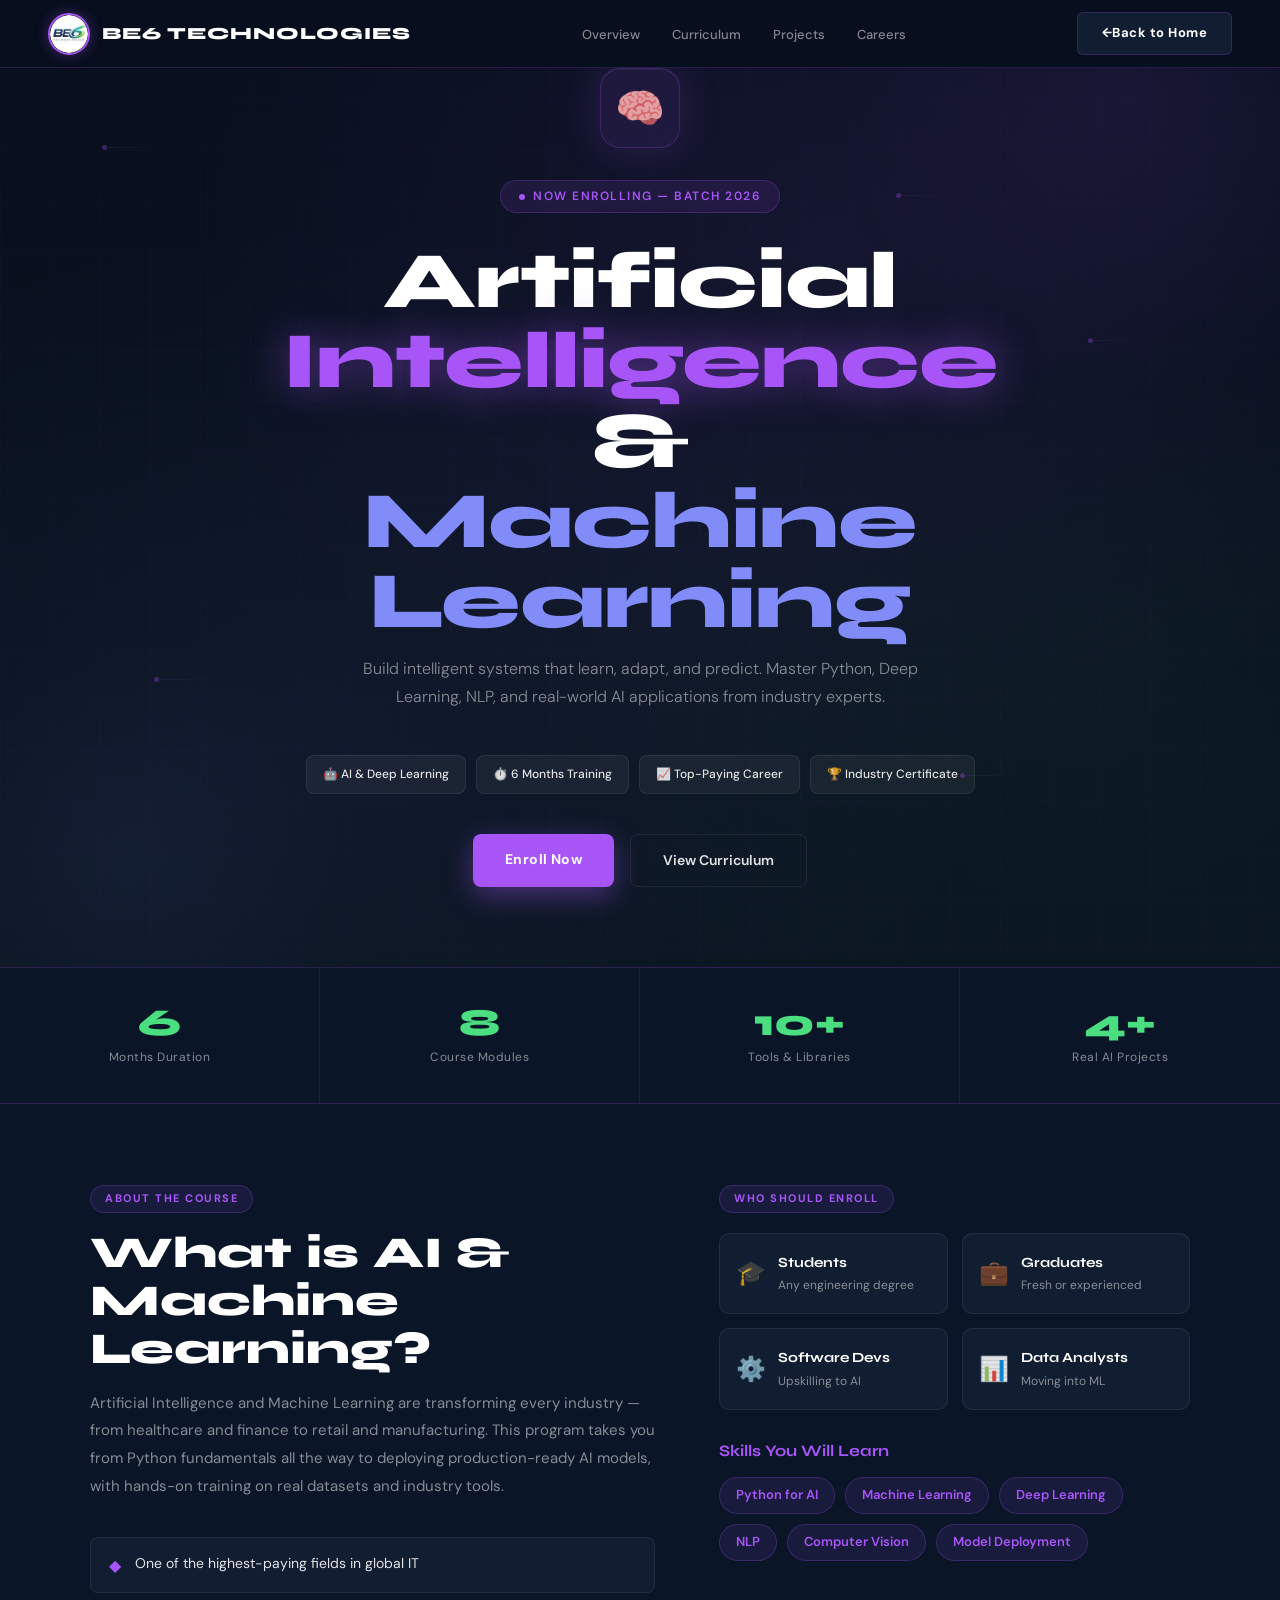
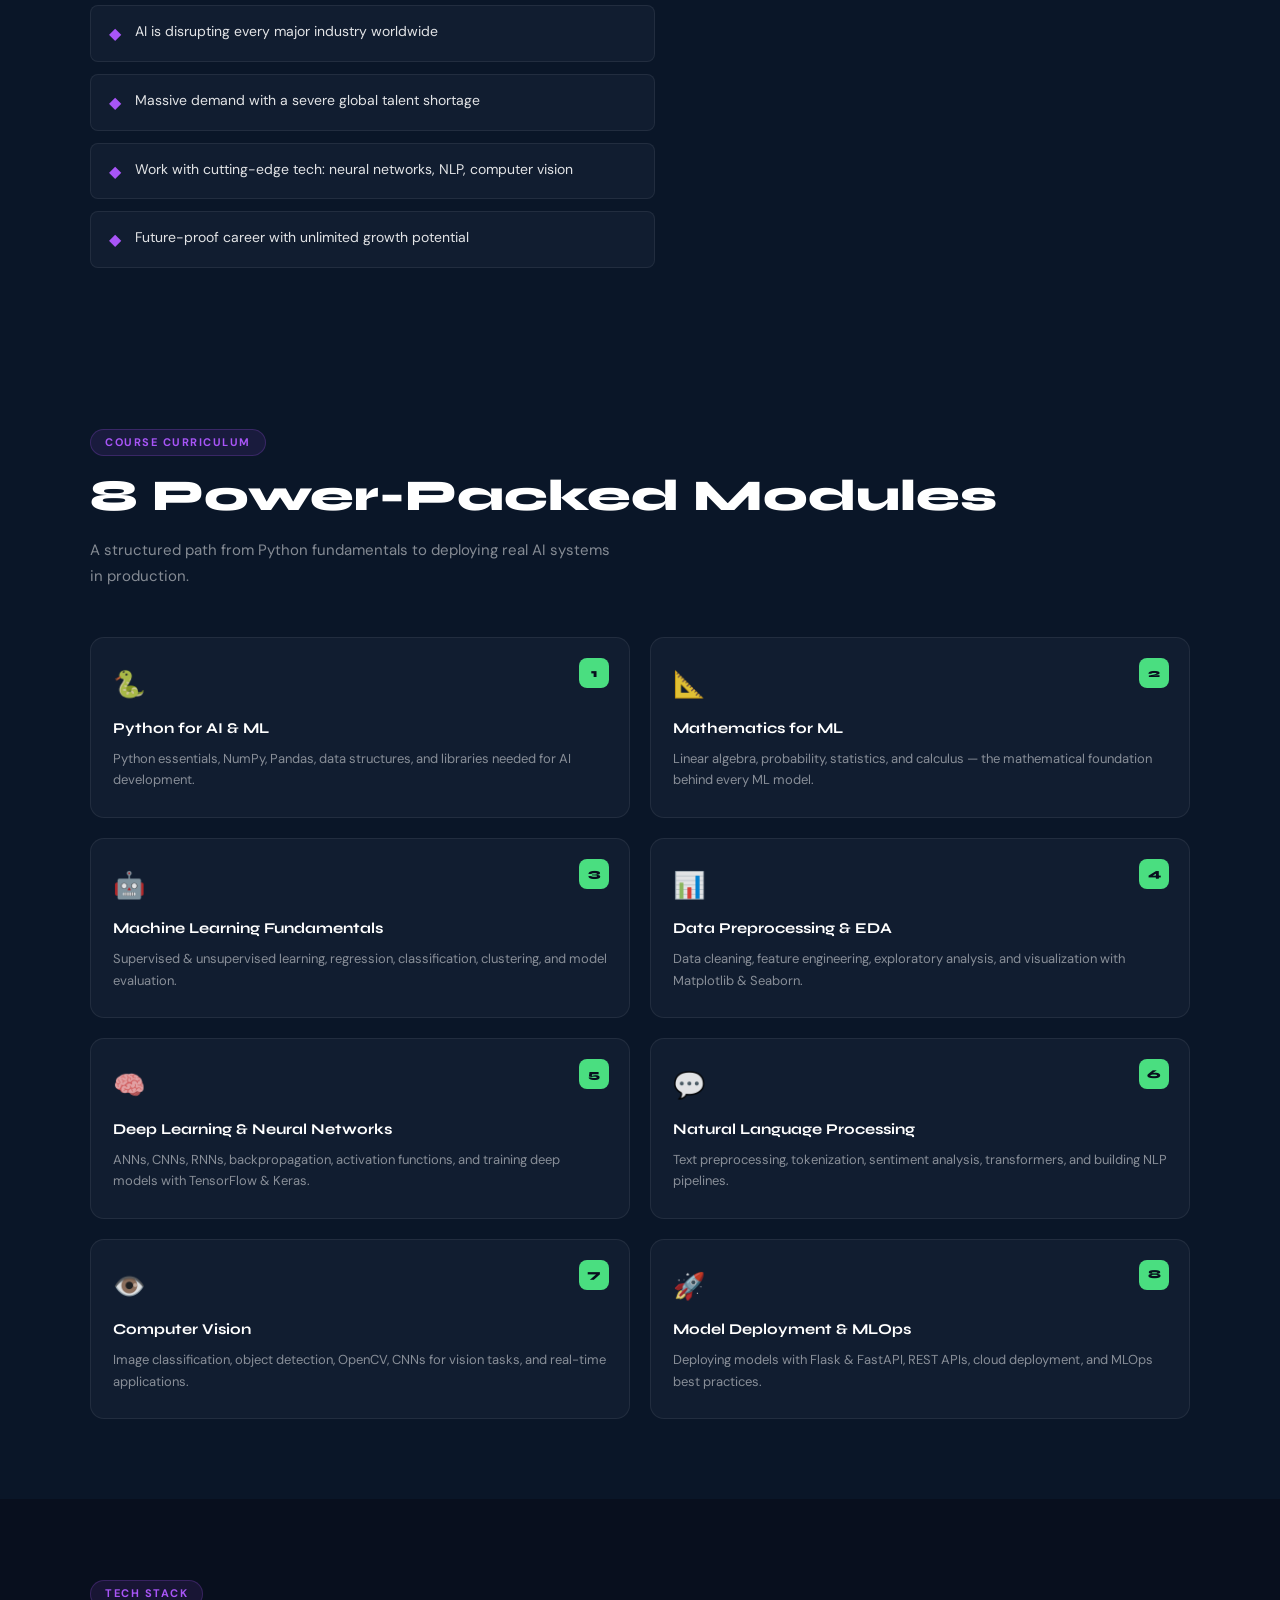
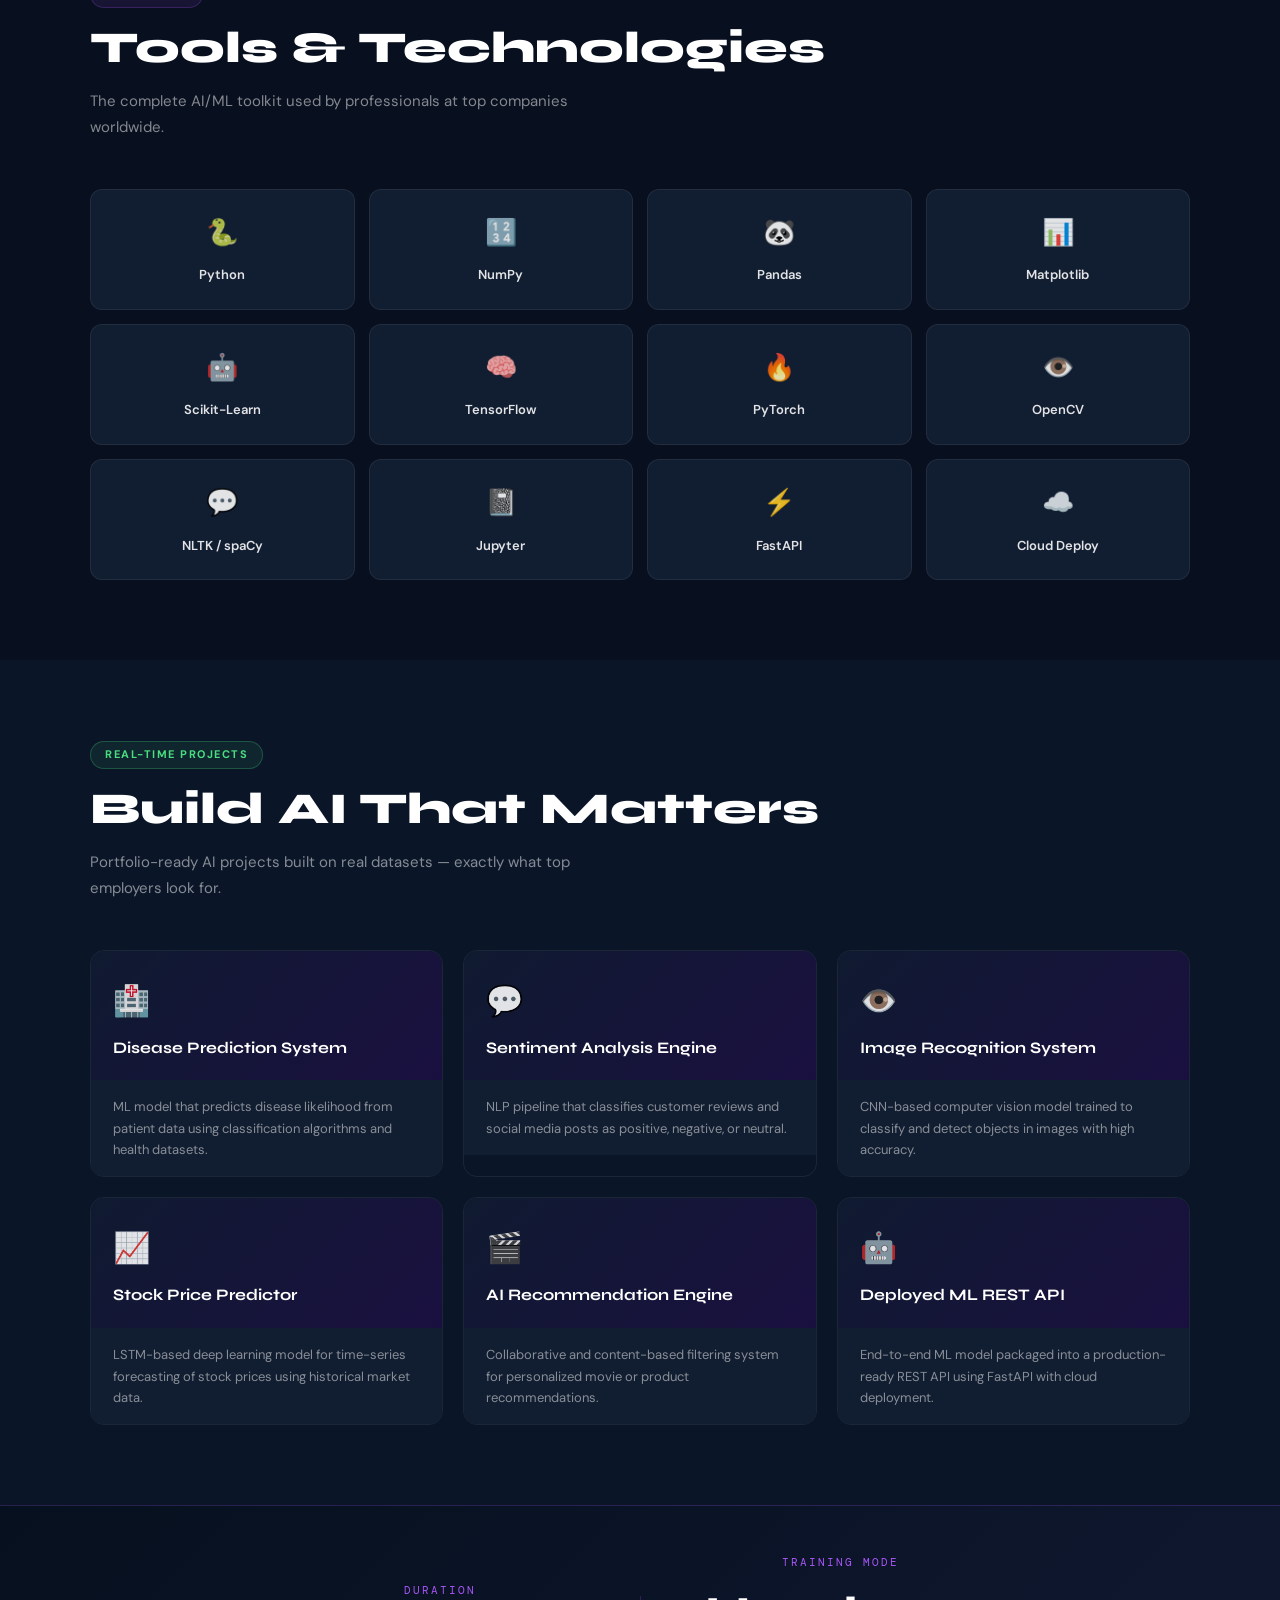
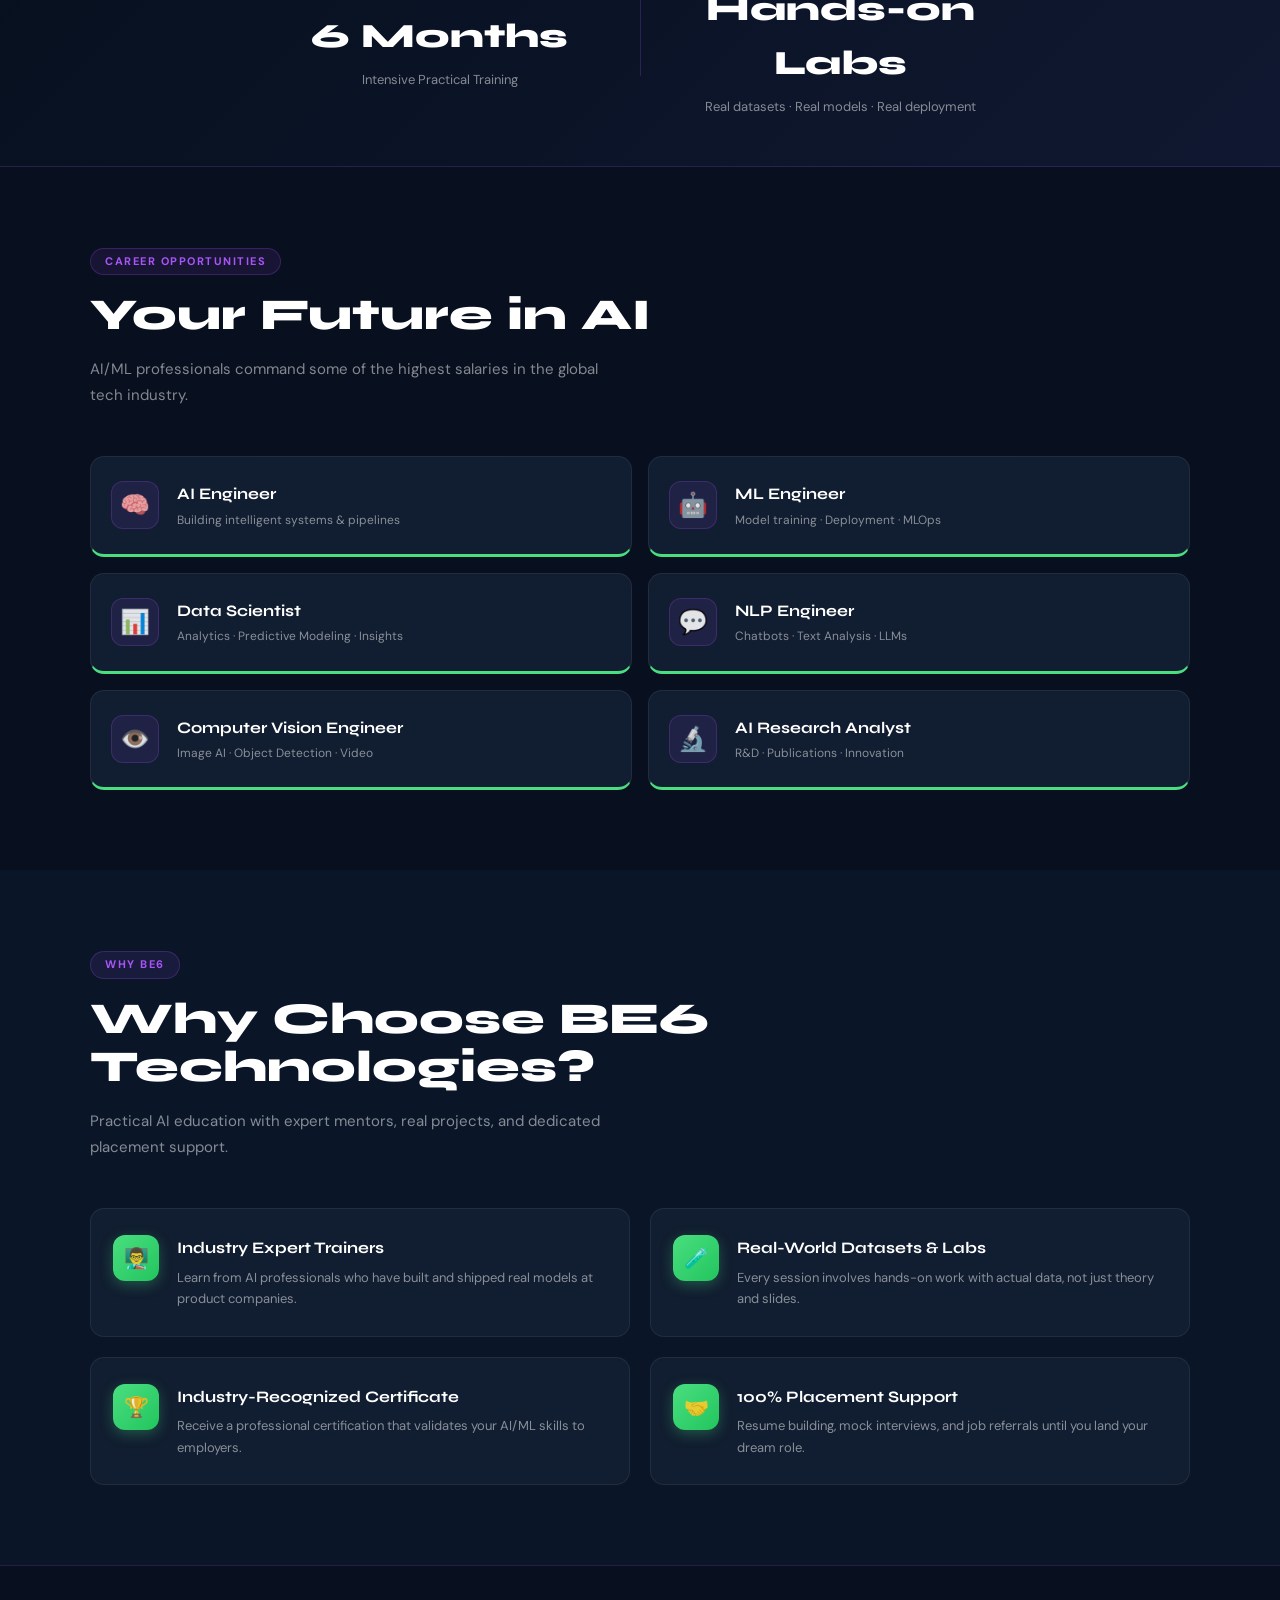
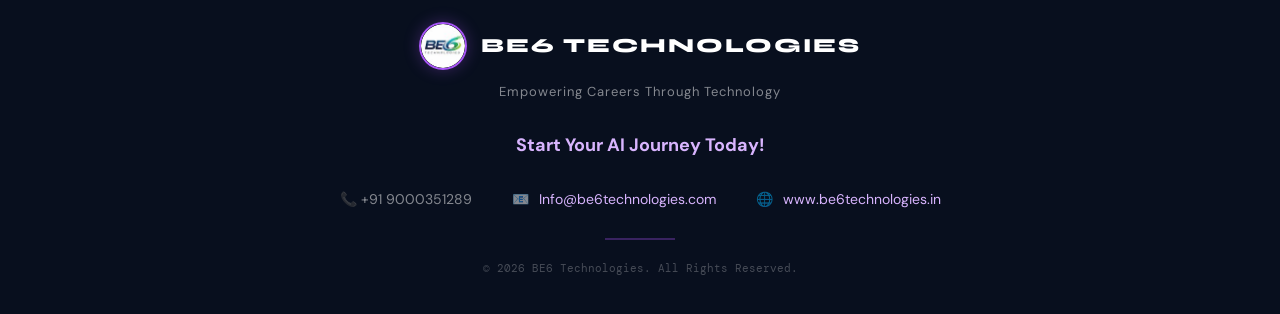
<file: src/html/Modules/AIML.html>
<!DOCTYPE html>
<html lang="en">
<head>
<meta charset="UTF-8">
<meta name="viewport" content="width=device-width, initial-scale=1.0">
<title>BE6 Technologies – AI & Machine Learning</title>
<link href="https://fonts.googleapis.com/css2?family=Syne:wght@400;600;700;800&family=DM+Sans:wght@300;400;500;600&family=DM+Mono:wght@400;500&display=swap" rel="stylesheet">
<style>
  :root {
    --navy: #0a1628;
    --navy-mid: #0f1e38;
    --navy-card: #111d30;
    --dark-bg: #080f1e;
    --purple: #a855f7;
    --purple-deep: #9333ea;
    --purple-dim: rgba(168,85,247,0.1);
    --purple-border: rgba(168,85,247,0.22);
    --purple-glow: rgba(168,85,247,0.06);
    --violet: #818cf8;
    --violet-dim: rgba(129,140,248,0.08);
    --orange: #4ADE80;
    --orange-deep: #22C55E;
    --orange-subtle: rgba(74,222,128,0.08);
    --white: #ffffff;
    --text: rgba(255,255,255,0.88);
    --text-muted: rgba(255,255,255,0.5);
    --text-dim: rgba(255,255,255,0.25);
    --border: rgba(255,255,255,0.07);
    --border-purple: rgba(168,85,247,0.2);
  }

  * { margin:0; padding:0; box-sizing:border-box; }
  ::-webkit-scrollbar { width:4px; }
  ::-webkit-scrollbar-track { background:var(--dark-bg); }
  ::-webkit-scrollbar-thumb { background:var(--purple); border-radius:2px; }

  body {
    font-family:'DM Sans',sans-serif;
    background:var(--dark-bg);
    color:var(--text);
    line-height:1.6;
    overflow-x:hidden;
    width:100%;
    max-width:100vw;
  }

  /* NAV */
  nav {
    position:fixed; top:0; left:0; right:0; z-index:100;
    background:rgba(8,15,30,0.96);
    backdrop-filter:blur(16px);
    border-bottom:1px solid var(--border-purple);
    display:flex; align-items:center; justify-content:space-between;
    padding:0 48px; height:68px;
  }
  .nav-logo { display:flex; align-items:center; gap:12px; }
  .nav-logo img { width:42px; height:42px; border-radius:50%; object-fit:cover; border:2px solid var(--purple); box-shadow:0 0 14px rgba(168,85,247,0.35); }
  .nav-brand { font-family:'Syne',sans-serif; font-size:17px; font-weight:800; color:white; letter-spacing:1px; }
  .nav-links { display:flex; gap:32px; list-style:none; }
  .nav-links a { color:var(--text-muted); text-decoration:none; font-size:13px; font-weight:500; transition:color 0.2s; }
  .nav-links a:hover { color:var(--purple); }
  .nav-cta {
    background:var(--navy-card); color:white;
    padding:10px 24px; border-radius:6px;
    font-size:13px; font-weight:700; text-decoration:none;
    border:1px solid var(--purple-border);
    letter-spacing:0.5px; transition:all 0.2s;
  }
  .nav-cta:hover { background:var(--purple-dim); color:var(--purple); transform:translateY(-1px); }

  /* HERO */
  .hero {
    min-height:100vh;
    background:
      radial-gradient(ellipse at 65% 25%, rgba(168,85,247,0.08) 0%, transparent 55%),
      radial-gradient(ellipse at 25% 75%, rgba(129,140,248,0.06) 0%, transparent 50%),
      radial-gradient(ellipse at 85% 75%, rgba(74,222,128,0.04) 0%, transparent 40%),
      linear-gradient(180deg, #080f1e 0%, #0a1420 100%);
    display:flex; align-items:center; justify-content:center;
    text-align:center; position:relative; overflow:hidden;
    padding-top:68px;
  }
  .hero-grid {
    position:absolute; inset:0; opacity:0.04;
    background-image:
      linear-gradient(rgba(168,85,247,0.6) 1px, transparent 1px),
      linear-gradient(90deg, rgba(168,85,247,0.6) 1px, transparent 1px);
    background-size:50px 50px;
  }
  .hero-nodes { position:absolute; inset:0; overflow:hidden; pointer-events:none; }
  .node {
    position:absolute; width:5px; height:5px; border-radius:50%;
    background:var(--purple); opacity:0.3;
    animation:nodeFloat 6s ease-in-out infinite;
  }
  .node::after {
    content:''; position:absolute;
    width:60px; height:1px; background:linear-gradient(90deg, rgba(168,85,247,0.3), transparent);
    top:2px; left:5px;
  }
  @keyframes nodeFloat {
    0%,100% { transform:translateY(0px); opacity:0.3; }
    50% { transform:translateY(-12px); opacity:0.6; }
  }
  .node:nth-child(1) { top:15%; left:8%; animation-delay:0s; }
  .node:nth-child(2) { top:35%; left:85%; animation-delay:1s; }
  .node:nth-child(3) { top:70%; left:12%; animation-delay:2s; }
  .node:nth-child(4) { top:20%; left:70%; animation-delay:0.5s; }
  .node:nth-child(5) { top:80%; left:75%; animation-delay:1.5s; }
  .node:nth-child(6) { top:55%; left:45%; animation-delay:3s; }

  .hero-orb1 {
    position:absolute; width:600px; height:600px; border-radius:50%;
    background:radial-gradient(circle, rgba(168,85,247,0.07) 0%, transparent 70%);
    top:-200px; right:-150px; pointer-events:none;
  }
  .hero-orb2 {
    position:absolute; width:450px; height:450px; border-radius:50%;
    background:radial-gradient(circle, rgba(129,140,248,0.05) 0%, transparent 70%);
    bottom:-120px; left:-100px; pointer-events:none;
  }

  .hero-content { position:relative; z-index:2; max-width:880px; padding:0 24px; }

  .hero-icon {
    width:80px; height:80px; margin:0 auto 32px;
    background:var(--purple-dim); border:1px solid var(--purple-border);
    border-radius:20px; display:flex; align-items:center; justify-content:center;
    font-size:40px;
    box-shadow:0 0 40px rgba(168,85,247,0.2), inset 0 1px 0 rgba(255,255,255,0.05);
    animation:iconPulse 3s ease-in-out infinite;
  }
  @keyframes iconPulse {
    0%,100% { box-shadow:0 0 40px rgba(168,85,247,0.2), inset 0 1px 0 rgba(255,255,255,0.05); }
    50% { box-shadow:0 0 60px rgba(168,85,247,0.4), inset 0 1px 0 rgba(255,255,255,0.05); }
  }

  .hero-eyebrow {
    display:inline-flex; align-items:center; gap:8px;
    background:rgba(168,85,247,0.1); border:1px solid var(--purple-border);
    color:var(--purple); padding:6px 18px; border-radius:100px;
    font-size:12px; font-weight:600; letter-spacing:1.5px; text-transform:uppercase;
    margin-bottom:28px; animation:fadeUp 0.6s ease both;
  }
  .hero-eyebrow::before { content:''; width:6px; height:6px; background:var(--purple); border-radius:50%; animation:pulse 1.5s infinite; }
  @keyframes pulse { 0%,100%{opacity:1;transform:scale(1);} 50%{opacity:0.4;transform:scale(0.7);} }

  .hero-title {
    font-family:'Syne',sans-serif;
    font-size:clamp(36px,7.5vw,80px); font-weight:800;
    line-height:1.0; color:white; margin-bottom:14px;
    animation:fadeUp 0.7s 0.1s ease both; letter-spacing:-1px;
  }
  .hero-title .purple { color:var(--purple); text-shadow:0 0 40px rgba(168,85,247,0.5); }
  .hero-title .violet { color:var(--violet); }

  .hero-sub {
    font-size:16px; color:var(--text-muted); font-weight:300;
    max-width:560px; margin:0 auto 44px;
    animation:fadeUp 0.7s 0.2s ease both; line-height:1.75;
  }

  .hero-badges {
    display:flex; flex-wrap:wrap; gap:10px; justify-content:center; margin-bottom:40px;
    animation:fadeUp 0.7s 0.3s ease both;
  }
  .badge {
    display:flex; align-items:center; gap:8px;
    background:rgba(255,255,255,0.05); border:1px solid var(--border);
    padding:9px 16px; border-radius:8px;
    color:var(--text); font-size:12px; font-weight:500;
  }

  .hero-btns { display:flex; gap:16px; justify-content:center; animation:fadeUp 0.7s 0.4s ease both; }
  .btn-primary {
    background:var(--purple); color:white;
    padding:14px 32px; border-radius:8px;
    font-size:14px; font-weight:700; text-decoration:none;
    letter-spacing:0.4px; transition:all 0.2s;
    box-shadow:0 8px 28px rgba(168,85,247,0.4);
  }
  .btn-primary:hover { background:var(--purple-deep); transform:translateY(-2px); box-shadow:0 12px 40px rgba(168,85,247,0.5); }
  .btn-outline {
    background:transparent; color:var(--text);
    padding:14px 32px; border-radius:8px;
    font-size:14px; font-weight:600; text-decoration:none;
    border:1px solid var(--border); transition:all 0.2s;
  }
  .btn-outline:hover { border-color:var(--purple); color:var(--purple); }
  @keyframes fadeUp { from{opacity:0;transform:translateY(22px);} to{opacity:1;transform:translateY(0);} }

  /* STATS BAND */
  .stats-band {
    background:var(--navy);
    border-top:1px solid var(--border-purple);
    border-bottom:1px solid var(--border-purple);
    display:grid; grid-template-columns:repeat(4,1fr);
  }
  .stat-item {
    padding:36px 24px; text-align:center;
    border-right:1px solid var(--border); transition:background 0.2s;
  }
  .stat-item:last-child { border-right:none; }
  .stat-item:hover { background:var(--purple-glow); }
  .stat-num { font-family:'Syne',sans-serif; font-size:38px; font-weight:800; color:var(--orange); line-height:1; }
  .stat-label { font-size:12px; color:var(--text-muted); margin-top:6px; letter-spacing:0.5px; }

  /* SECTIONS */
  section { padding:80px 48px; }
  .section-inner { max-width:1100px; margin:0 auto; }
  .section-tag {
    display:inline-block;
    background:var(--purple-dim); border:1px solid var(--purple-border);
    color:var(--purple); padding:4px 14px; border-radius:100px;
    font-size:11px; font-weight:700; letter-spacing:1.5px; text-transform:uppercase;
    margin-bottom:16px;
  }
  .section-tag.orange {
    background:var(--orange-subtle); border-color:rgba(74,222,128,0.25); color:var(--orange);
  }
  .section-title {
    font-family:'Syne',sans-serif; font-size:clamp(24px,4vw,44px); font-weight:800;
    color:white; line-height:1.1; margin-bottom:16px;
  }
  .section-sub { font-size:15px; color:var(--text-muted); max-width:520px; margin-bottom:48px; line-height:1.75; }

  /* OVERVIEW */
  .overview-section { background:var(--navy); }
  .overview-grid { display:grid; grid-template-columns:1.2fr 1fr; gap:64px; align-items:start; }
  .overview-desc { font-size:15px; color:var(--text-muted); line-height:1.85; margin-bottom:36px; }
  .why-list { display:flex; flex-direction:column; gap:12px; }
  .why-item {
    display:flex; align-items:flex-start; gap:14px;
    background:var(--navy-card); border:1px solid var(--border);
    border-radius:8px; padding:14px 18px; transition:all 0.2s;
  }
  .why-item:hover { border-color:var(--purple-border); background:var(--purple-glow); }
  .why-dot { color:var(--purple); font-size:16px; flex-shrink:0; margin-top:1px; }
  .why-text { font-size:14px; color:var(--text); }

  /* AUDIENCE */
  .audience-section { background:var(--dark-bg); }
  .audience-outer { display:grid; grid-template-columns:1fr 1fr; gap:56px; }
  .audience-grid { display:grid; grid-template-columns:1fr 1fr; gap:14px; margin-bottom:28px; }
  .audience-card {
    background:var(--navy-card); border:1px solid var(--border);
    border-radius:10px; padding:18px 16px;
    display:flex; align-items:center; gap:12px; transition:all 0.2s;
  }
  .audience-card:hover { border-color:var(--purple-border); background:var(--purple-glow); }
  .audience-emoji { font-size:24px; }
  .audience-name { font-family:'Syne',sans-serif; font-size:14px; font-weight:700; color:white; }
  .audience-desc { font-size:12px; color:var(--text-muted); margin-top:2px; }
  .skills-label { font-family:'Syne',sans-serif; font-size:16px; font-weight:700; color:var(--purple); margin-bottom:14px; }
  .skills-row { display:flex; flex-wrap:wrap; gap:10px; }
  .skill-chip {
    background:var(--purple-dim); border:1px solid var(--purple-border);
    color:var(--purple); padding:7px 16px; border-radius:100px;
    font-size:13px; font-weight:600; transition:all 0.2s;
  }
  .skill-chip:hover { background:var(--purple); color:white; }

  /* CURRICULUM */
  .curriculum-section { background:var(--navy); }
  .modules-grid { display:grid; grid-template-columns:repeat(2,1fr); gap:20px; }
  .module-card {
    background:var(--navy-card); border:1px solid var(--border);
    border-radius:14px; padding:26px 22px; position:relative;
    transition:all 0.25s; overflow:hidden;
  }
  .module-card::before {
    content:''; position:absolute; top:0; left:0; right:0; height:3px;
    background:linear-gradient(90deg, var(--purple), var(--violet));
    opacity:0; transition:opacity 0.25s;
  }
  .module-card:hover { border-color:var(--purple-border); transform:translateY(-3px); box-shadow:0 12px 40px rgba(168,85,247,0.1); }
  .module-card:hover::before { opacity:1; }
  .module-num {
    position:absolute; top:20px; right:20px;
    width:30px; height:30px; border-radius:8px;
    background:var(--orange); color:var(--dark-bg);
    display:flex; align-items:center; justify-content:center;
    font-size:12px; font-weight:800; font-family:'Syne',sans-serif;
  }
  .module-icon { font-size:26px; margin-bottom:10px; display:block; }
  .module-name { font-family:'Syne',sans-serif; font-size:15px; font-weight:700; color:white; margin-bottom:8px; }
  .module-desc { font-size:13px; color:var(--text-muted); line-height:1.65; }

  /* TECH */
  .tech-section { background:var(--dark-bg); }
  .tech-grid { display:grid; grid-template-columns:repeat(4,1fr); gap:14px; }
  .tech-card {
    background:var(--navy-card); border:1px solid var(--border);
    border-radius:12px; padding:22px 12px; text-align:center;
    transition:all 0.2s;
  }
  .tech-card:hover { border-color:var(--purple-border); box-shadow:0 4px 20px rgba(168,85,247,0.1); transform:translateY(-2px); }
  .tech-emoji { font-size:26px; margin-bottom:8px; display:block; }
  .tech-name { font-size:13px; font-weight:600; color:var(--text); }

  /* PROJECTS */
  .projects-section { background:var(--navy); }
  .projects-grid { display:grid; grid-template-columns:repeat(3,1fr); gap:20px; }
  .project-card {
    border-radius:14px; overflow:hidden; border:1px solid var(--border);
    transition:all 0.25s;
  }
  .project-card:hover { transform:translateY(-4px); box-shadow:0 16px 48px rgba(168,85,247,0.12); border-color:var(--purple-border); }
  .project-top { background:linear-gradient(135deg, #0f1a30, #1a1040); padding:26px 22px 20px; }
  .project-emoji { font-size:30px; }
  .project-name { font-family:'Syne',sans-serif; font-size:16px; font-weight:700; color:white; margin-top:10px; }
  .project-bottom { padding:16px 22px; background:var(--navy-card); }
  .project-desc { font-size:13px; color:var(--text-muted); line-height:1.65; }

  /* DURATION BAND */
  .duration-band {
    background:linear-gradient(135deg, #07101e, #0f1830);
    border-top:1px solid var(--border-purple);
    border-bottom:1px solid var(--border-purple);
    padding:48px;
  }
  .duration-inner { max-width:800px; margin:0 auto; display:grid; grid-template-columns:1fr 1px 1fr; gap:0; align-items:center; text-align:center; }
  .dur-divider { background:var(--purple-border); height:80px; align-self:center; }
  .dur-label { font-size:11px; letter-spacing:2px; color:var(--purple); text-transform:uppercase; margin-bottom:10px; font-family:'DM Mono',monospace; }
  .dur-value { font-family:'Syne',sans-serif; font-size:34px; font-weight:800; color:white; }
  .dur-sub { font-size:13px; color:var(--text-muted); margin-top:6px; }

  /* CAREERS */
  .careers-section { background:var(--dark-bg); }
  .careers-grid { display:grid; grid-template-columns:repeat(2,1fr); gap:16px; }
  .career-card {
    background:var(--navy-card); border:1px solid var(--border);
    border-radius:14px; padding:24px 20px;
    display:flex; align-items:center; gap:18px;
    border-bottom:3px solid var(--orange); transition:all 0.25s;
  }
  .career-card:hover { border-color:var(--purple-border); background:var(--purple-glow); transform:translateY(-2px); box-shadow:0 10px 32px rgba(168,85,247,0.1); }
  .career-icon {
    width:48px; height:48px; border-radius:12px;
    background:var(--purple-dim); border:1px solid var(--purple-border);
    display:flex; align-items:center; justify-content:center;
    font-size:24px; flex-shrink:0;
  }
  .career-name { font-family:'Syne',sans-serif; font-size:16px; font-weight:700; color:white; margin-bottom:4px; }
  .career-sub { font-size:12px; color:var(--text-muted); }

  /* WHY US */
  .why-section { background:var(--navy); }
  .why-grid { display:grid; grid-template-columns:repeat(2,1fr); gap:20px; }
  .why-card {
    background:var(--navy-card); border:1px solid var(--border);
    border-radius:14px; padding:26px 22px;
    display:flex; gap:18px; align-items:flex-start; transition:all 0.25s;
  }
  .why-card:hover { border-color:var(--orange); box-shadow:0 8px 28px rgba(74,222,128,0.08); }
  .why-icon-wrap {
    width:46px; height:46px; border-radius:12px;
    background:linear-gradient(135deg, var(--orange), var(--orange-deep));
    display:flex; align-items:center; justify-content:center;
    font-size:20px; flex-shrink:0;
    box-shadow:0 4px 14px rgba(74,222,128,0.3);
  }
  .why-name { font-family:'Syne',sans-serif; font-size:16px; font-weight:700; color:white; margin-bottom:6px; }
  .why-desc { font-size:13px; color:var(--text-muted); line-height:1.65; }

  /* FOOTER */
  footer {
    background:var(--dark-bg);
    border-top:1px solid var(--border-purple);
    padding:56px 48px 36px; text-align:center;
  }
  .footer-logo { display:flex; align-items:center; justify-content:center; gap:14px; margin-bottom:12px; }
  .footer-logo img { width:48px; height:48px; border-radius:50%; border:2px solid var(--purple); box-shadow:0 0 16px rgba(168,85,247,0.3); }
  .footer-brand { font-family:'Syne',sans-serif; font-size:20px; font-weight:800; color:white; letter-spacing:2px; }
  .footer-tagline { font-size:13px; color:var(--text-muted); letter-spacing:1px; margin-bottom:28px; }
  .footer-cta { font-size:18px; font-weight:700; color:#d8b4fe; margin-bottom:28px; }
  .footer-contacts { display:flex; justify-content:center; gap:40px; margin-bottom:28px; flex-wrap:wrap; }
  .footer-contact { display:flex; align-items:center; gap:10px; font-size:14px; color:var(--text-muted); }
  .footer-contact a { color:#d8b4fe; text-decoration:none; }
  .footer-contact a:hover { color:var(--purple); }
  .footer-divider { width:70px; height:2px; background:var(--purple); margin:0 auto 20px; opacity:0.3; }
  .footer-copy { font-size:11px; color:var(--text-dim); font-family:'DM Mono',monospace; }

  /* ── MOBILE RESPONSIVE ─────────────────────────────────── */
  @media (max-width: 768px) {
    /* NAV */
    nav { padding:0 16px; height:60px; }
    .nav-links { display:none; }
    .nav-brand { font-size:13px; letter-spacing:0.5px; }
    .nav-logo img { width:34px; height:34px; }
    .nav-cta { padding:8px 14px; font-size:11px; }

    /* HERO */
    .hero { padding-top:60px; min-height:100svh; }
    .hero-content { padding:0 16px; }
    .hero-icon { width:64px; height:64px; font-size:32px; margin-bottom:20px; }
    .hero-eyebrow { font-size:10px; padding:5px 12px; margin-bottom:18px; letter-spacing:1px; }
    .hero-title { font-size:clamp(30px,9vw,48px); letter-spacing:-0.5px; margin-bottom:12px; }
    .hero-sub { font-size:14px; margin-bottom:24px; }
    .hero-badges { gap:8px; margin-bottom:24px; }
    .badge { padding:8px 12px; font-size:11px; }
    .hero-btns { flex-direction:column; align-items:center; gap:10px; }
    .btn-primary, .btn-outline { width:100%; max-width:280px; text-align:center; padding:13px 20px; }
    .hero-nodes, .hero-orb2 { display:none; }
    .hero-orb1 { width:250px; height:250px; }

    /* STATS BAND */
    .stats-band { grid-template-columns:repeat(2,1fr); }
    .stat-item { padding:20px 10px; border-right:none; border-bottom:1px solid var(--border); }
    .stat-item:nth-child(odd) { border-right:1px solid var(--border); }
    .stat-item:nth-child(3), .stat-item:nth-child(4) { border-bottom:none; }
    .stat-num { font-size:26px; }
    .stat-label { font-size:11px; }

    /* SECTIONS */
    section { padding:48px 16px; }
    .section-title { font-size:clamp(20px,6vw,32px); }
    .section-sub { font-size:14px; margin-bottom:28px; }

    /* OVERVIEW */
    .overview-grid { grid-template-columns:1fr; gap:32px; }
    .overview-desc { font-size:14px; margin-bottom:24px; }

    /* AUDIENCE */
    .audience-outer { grid-template-columns:1fr; gap:32px; }
    .audience-grid { grid-template-columns:1fr 1fr; gap:10px; }
    .audience-card { padding:14px 12px; gap:10px; }
    .audience-emoji { font-size:20px; }
    .audience-name { font-size:13px; }

    /* MODULES */
    .modules-grid { grid-template-columns:1fr; gap:12px; }
    .module-card { padding:20px 16px; }
    .module-name { font-size:14px; }
    .module-desc { font-size:12px; }

    /* TECH */
    .tech-grid { grid-template-columns:repeat(3,1fr); gap:10px; }
    .tech-card { padding:16px 8px; }
    .tech-emoji { font-size:22px; margin-bottom:6px; }
    .tech-name { font-size:11px; }

    /* PROJECTS */
    .projects-grid { grid-template-columns:1fr; gap:14px; }
    .project-top { padding:22px 18px 18px; }
    .project-bottom { padding:14px 18px; }

    /* DURATION BAND */
    .duration-band { padding:32px 16px; }
    .duration-inner { grid-template-columns:1fr; gap:28px; }
    .dur-divider { display:none; }
    .dur-value { font-size:26px; }

    /* CAREERS */
    .careers-grid { grid-template-columns:1fr; gap:12px; }
    .career-card { padding:18px 16px; gap:14px; }
    .career-icon { width:44px; height:44px; font-size:22px; }
    .career-name { font-size:15px; }

    /* WHY US */
    .why-grid { grid-template-columns:1fr; gap:12px; }
    .why-card { padding:20px 16px; }

    /* FOOTER */
    footer { padding:40px 16px 28px; }
    .footer-contacts { flex-direction:column; gap:12px; align-items:center; }
    .footer-brand { font-size:16px; }
    .footer-cta { font-size:15px; }
  }

  @media (max-width: 480px) {
    .hero-title { font-size:clamp(26px,10vw,38px); }
    .tech-grid { grid-template-columns:repeat(2,1fr); }
    .audience-grid { grid-template-columns:1fr; }
  }
</style>
</head>
<body>

<!-- NAV -->
<nav>
  <div class="nav-logo">
    <img src="[data-uri]" alt="BE6 Technologies">
    <span class="nav-brand">BE6 TECHNOLOGIES</span>
  </div>
  <ul class="nav-links">
    <li><a href="#overview">Overview</a></li>
    <li><a href="#curriculum">Curriculum</a></li>
    <li><a href="#projects">Projects</a></li>
    <li><a href="#careers">Careers</a></li>
  </ul>
  <a href="/be6technologies/src/html/index.html" class="nav-cta">←Back to Home</a>
</nav>

<!-- HERO -->
<section class="hero">
  <div class="hero-grid"></div>
  <div class="hero-nodes">
    <div class="node"></div><div class="node"></div><div class="node"></div>
    <div class="node"></div><div class="node"></div><div class="node"></div>
  </div>
  <div class="hero-orb1"></div>
  <div class="hero-orb2"></div>
  <div class="hero-content">
    <div class="hero-icon">🧠</div>
    <div class="hero-eyebrow">Now Enrolling — Batch 2026</div>
    <h1 class="hero-title">Artificial<br><span class="purple">Intelligence</span> &<br><span class="violet">Machine Learning</span></h1>
    <p class="hero-sub">Build intelligent systems that learn, adapt, and predict. Master Python, Deep Learning, NLP, and real-world AI applications from industry experts.</p>
    <div class="hero-badges">
      <div class="badge">🤖 AI & Deep Learning</div>
      <div class="badge">⏱️ 6 Months Training</div>
      <div class="badge">📈 Top-Paying Career</div>
      <div class="badge">🏆 Industry Certificate</div>
    </div>
    <div class="hero-btns">
      <a href="#enroll" class="btn-primary" id="enroll" onclick="window.location.href='/be6technologies/src/html/Register/BE6_Register.html'">Enroll Now</a>
      <a href="#curriculum" class="btn-outline">View Curriculum</a>
    </div>
  </div>
</section>

<!-- STATS BAND -->
<div class="stats-band">
  <div class="stat-item"><div class="stat-num">6</div><div class="stat-label">Months Duration</div></div>
  <div class="stat-item"><div class="stat-num">8</div><div class="stat-label">Course Modules</div></div>
  <div class="stat-item"><div class="stat-num">10+</div><div class="stat-label">Tools & Libraries</div></div>
  <div class="stat-item"><div class="stat-num">4+</div><div class="stat-label">Real AI Projects</div></div>
</div>

<!-- OVERVIEW -->
<section class="overview-section" id="overview">
  <div class="section-inner">
    <div class="overview-grid">
      <div>
        <div class="section-tag">About the Course</div>
        <h2 class="section-title">What is AI & Machine Learning?</h2>
        <p class="overview-desc">Artificial Intelligence and Machine Learning are transforming every industry — from healthcare and finance to retail and manufacturing. This program takes you from Python fundamentals all the way to deploying production-ready AI models, with hands-on training on real datasets and industry tools.</p>
        <div class="why-list">
          <div class="why-item"><span class="why-dot">◆</span><span class="why-text">One of the highest-paying fields in global IT</span></div>
          <div class="why-item"><span class="why-dot">◆</span><span class="why-text">AI is disrupting every major industry worldwide</span></div>
          <div class="why-item"><span class="why-dot">◆</span><span class="why-text">Massive demand with a severe global talent shortage</span></div>
          <div class="why-item"><span class="why-dot">◆</span><span class="why-text">Work with cutting-edge tech: neural networks, NLP, computer vision</span></div>
          <div class="why-item"><span class="why-dot">◆</span><span class="why-text">Future-proof career with unlimited growth potential</span></div>
        </div>
      </div>
      <div>
        <div class="section-tag" style="margin-bottom:20px;">Who Should Enroll</div>
        <div class="audience-grid">
          <div class="audience-card"><span class="audience-emoji">🎓</span><div><div class="audience-name">Students</div><div class="audience-desc">Any engineering degree</div></div></div>
          <div class="audience-card"><span class="audience-emoji">💼</span><div><div class="audience-name">Graduates</div><div class="audience-desc">Fresh or experienced</div></div></div>
          <div class="audience-card"><span class="audience-emoji">⚙️</span><div><div class="audience-name">Software Devs</div><div class="audience-desc">Upskilling to AI</div></div></div>
          <div class="audience-card"><span class="audience-emoji">📊</span><div><div class="audience-name">Data Analysts</div><div class="audience-desc">Moving into ML</div></div></div>
        </div>
        <div class="skills-label">Skills You Will Learn</div>
        <div class="skills-row">
          <div class="skill-chip">Python for AI</div>
          <div class="skill-chip">Machine Learning</div>
          <div class="skill-chip">Deep Learning</div>
          <div class="skill-chip">NLP</div>
          <div class="skill-chip">Computer Vision</div>
          <div class="skill-chip">Model Deployment</div>
        </div>
      </div>
    </div>
  </div>
</section>

<!-- CURRICULUM -->
<section class="curriculum-section" id="curriculum">
  <div class="section-inner">
    <div class="section-tag">Course Curriculum</div>
    <h2 class="section-title">8 Power-Packed Modules</h2>
    <p class="section-sub">A structured path from Python fundamentals to deploying real AI systems in production.</p>
    <div class="modules-grid">
      <div class="module-card"><div class="module-num">1</div><span class="module-icon">🐍</span><div class="module-name">Python for AI & ML</div><div class="module-desc">Python essentials, NumPy, Pandas, data structures, and libraries needed for AI development.</div></div>
      <div class="module-card"><div class="module-num">2</div><span class="module-icon">📐</span><div class="module-name">Mathematics for ML</div><div class="module-desc">Linear algebra, probability, statistics, and calculus — the mathematical foundation behind every ML model.</div></div>
      <div class="module-card"><div class="module-num">3</div><span class="module-icon">🤖</span><div class="module-name">Machine Learning Fundamentals</div><div class="module-desc">Supervised & unsupervised learning, regression, classification, clustering, and model evaluation.</div></div>
      <div class="module-card"><div class="module-num">4</div><span class="module-icon">📊</span><div class="module-name">Data Preprocessing & EDA</div><div class="module-desc">Data cleaning, feature engineering, exploratory analysis, and visualization with Matplotlib & Seaborn.</div></div>
      <div class="module-card"><div class="module-num">5</div><span class="module-icon">🧠</span><div class="module-name">Deep Learning & Neural Networks</div><div class="module-desc">ANNs, CNNs, RNNs, backpropagation, activation functions, and training deep models with TensorFlow & Keras.</div></div>
      <div class="module-card"><div class="module-num">6</div><span class="module-icon">💬</span><div class="module-name">Natural Language Processing</div><div class="module-desc">Text preprocessing, tokenization, sentiment analysis, transformers, and building NLP pipelines.</div></div>
      <div class="module-card"><div class="module-num">7</div><span class="module-icon">👁️</span><div class="module-name">Computer Vision</div><div class="module-desc">Image classification, object detection, OpenCV, CNNs for vision tasks, and real-time applications.</div></div>
      <div class="module-card"><div class="module-num">8</div><span class="module-icon">🚀</span><div class="module-name">Model Deployment & MLOps</div><div class="module-desc">Deploying models with Flask & FastAPI, REST APIs, cloud deployment, and MLOps best practices.</div></div>
    </div>
  </div>
</section>

<!-- TECH -->
<section class="tech-section">
  <div class="section-inner">
    <div class="section-tag">Tech Stack</div>
    <h2 class="section-title">Tools & Technologies</h2>
    <p class="section-sub">The complete AI/ML toolkit used by professionals at top companies worldwide.</p>
    <div class="tech-grid">
      <div class="tech-card"><span class="tech-emoji">🐍</span><span class="tech-name">Python</span></div>
      <div class="tech-card"><span class="tech-emoji">🔢</span><span class="tech-name">NumPy</span></div>
      <div class="tech-card"><span class="tech-emoji">🐼</span><span class="tech-name">Pandas</span></div>
      <div class="tech-card"><span class="tech-emoji">📊</span><span class="tech-name">Matplotlib</span></div>
      <div class="tech-card"><span class="tech-emoji">🤖</span><span class="tech-name">Scikit-Learn</span></div>
      <div class="tech-card"><span class="tech-emoji">🧠</span><span class="tech-name">TensorFlow</span></div>
      <div class="tech-card"><span class="tech-emoji">🔥</span><span class="tech-name">PyTorch</span></div>
      <div class="tech-card"><span class="tech-emoji">👁️</span><span class="tech-name">OpenCV</span></div>
      <div class="tech-card"><span class="tech-emoji">💬</span><span class="tech-name">NLTK / spaCy</span></div>
      <div class="tech-card"><span class="tech-emoji">📓</span><span class="tech-name">Jupyter</span></div>
      <div class="tech-card"><span class="tech-emoji">⚡</span><span class="tech-name">FastAPI</span></div>
      <div class="tech-card"><span class="tech-emoji">☁️</span><span class="tech-name">Cloud Deploy</span></div>
    </div>
  </div>
</section>

<!-- PROJECTS -->
<section class="projects-section" id="projects">
  <div class="section-inner">
    <div class="section-tag orange">Real-Time Projects</div>
    <h2 class="section-title">Build AI That Matters</h2>
    <p class="section-sub">Portfolio-ready AI projects built on real datasets — exactly what top employers look for.</p>
    <div class="projects-grid">
      <div class="project-card"><div class="project-top"><div class="project-emoji">🏥</div><div class="project-name">Disease Prediction System</div></div><div class="project-bottom"><div class="project-desc">ML model that predicts disease likelihood from patient data using classification algorithms and health datasets.</div></div></div>
      <div class="project-card"><div class="project-top"><div class="project-emoji">💬</div><div class="project-name">Sentiment Analysis Engine</div></div><div class="project-bottom"><div class="project-desc">NLP pipeline that classifies customer reviews and social media posts as positive, negative, or neutral.</div></div></div>
      <div class="project-card"><div class="project-top"><div class="project-emoji">👁️</div><div class="project-name">Image Recognition System</div></div><div class="project-bottom"><div class="project-desc">CNN-based computer vision model trained to classify and detect objects in images with high accuracy.</div></div></div>
      <div class="project-card"><div class="project-top"><div class="project-emoji">📈</div><div class="project-name">Stock Price Predictor</div></div><div class="project-bottom"><div class="project-desc">LSTM-based deep learning model for time-series forecasting of stock prices using historical market data.</div></div></div>
      <div class="project-card"><div class="project-top"><div class="project-emoji">🎬</div><div class="project-name">AI Recommendation Engine</div></div><div class="project-bottom"><div class="project-desc">Collaborative and content-based filtering system for personalized movie or product recommendations.</div></div></div>
      <div class="project-card"><div class="project-top"><div class="project-emoji">🤖</div><div class="project-name">Deployed ML REST API</div></div><div class="project-bottom"><div class="project-desc">End-to-end ML model packaged into a production-ready REST API using FastAPI with cloud deployment.</div></div></div>
    </div>
  </div>
</section>

<!-- DURATION BAND -->
<div class="duration-band">
  <div class="duration-inner">
    <div>
      <div class="dur-label">Duration</div>
      <div class="dur-value">6 Months</div>
      <div class="dur-sub">Intensive Practical Training</div>
    </div>
    <div class="dur-divider"></div>
    <div>
      <div class="dur-label">Training Mode</div>
      <div class="dur-value">Hands-on Labs</div>
      <div class="dur-sub">Real datasets · Real models · Real deployment</div>
    </div>
  </div>
</div>

<!-- CAREERS -->
<section class="careers-section" id="careers">
  <div class="section-inner">
    <div class="section-tag">Career Opportunities</div>
    <h2 class="section-title">Your Future in AI</h2>
    <p class="section-sub">AI/ML professionals command some of the highest salaries in the global tech industry.</p>
    <div class="careers-grid">
      <div class="career-card"><div class="career-icon">🧠</div><div><div class="career-name">AI Engineer</div><div class="career-sub">Building intelligent systems & pipelines</div></div></div>
      <div class="career-card"><div class="career-icon">🤖</div><div><div class="career-name">ML Engineer</div><div class="career-sub">Model training · Deployment · MLOps</div></div></div>
      <div class="career-card"><div class="career-icon">📊</div><div><div class="career-name">Data Scientist</div><div class="career-sub">Analytics · Predictive Modeling · Insights</div></div></div>
      <div class="career-card"><div class="career-icon">💬</div><div><div class="career-name">NLP Engineer</div><div class="career-sub">Chatbots · Text Analysis · LLMs</div></div></div>
      <div class="career-card"><div class="career-icon">👁️</div><div><div class="career-name">Computer Vision Engineer</div><div class="career-sub">Image AI · Object Detection · Video</div></div></div>
      <div class="career-card"><div class="career-icon">🔬</div><div><div class="career-name">AI Research Analyst</div><div class="career-sub">R&D · Publications · Innovation</div></div></div>
    </div>
  </div>
</section>

<!-- WHY US -->
<section class="why-section" id="why-us">
  <div class="section-inner">
    <div class="section-tag">Why BE6</div>
    <h2 class="section-title">Why Choose BE6 Technologies?</h2>
    <p class="section-sub">Practical AI education with expert mentors, real projects, and dedicated placement support.</p>
    <div class="why-grid">
      <div class="why-card"><div class="why-icon-wrap">👨‍🏫</div><div><div class="why-name">Industry Expert Trainers</div><div class="why-desc">Learn from AI professionals who have built and shipped real models at product companies.</div></div></div>
      <div class="why-card"><div class="why-icon-wrap">🧪</div><div><div class="why-name">Real-World Datasets & Labs</div><div class="why-desc">Every session involves hands-on work with actual data, not just theory and slides.</div></div></div>
      <div class="why-card"><div class="why-icon-wrap">🏆</div><div><div class="why-name">Industry-Recognized Certificate</div><div class="why-desc">Receive a professional certification that validates your AI/ML skills to employers.</div></div></div>
      <div class="why-card"><div class="why-icon-wrap">🤝</div><div><div class="why-name">100% Placement Support</div><div class="why-desc">Resume building, mock interviews, and job referrals until you land your dream role.</div></div></div>
    </div>
  </div>
</section>

<!-- FOOTER -->
<footer>
  <div class="footer-logo">
    <img src="[data-uri]" alt="BE6 Technologies">
    <span class="footer-brand">BE6 TECHNOLOGIES</span>
  </div>
  <div class="footer-tagline">Empowering Careers Through Technology</div>
  <div class="footer-cta">Start Your AI Journey Today!</div>
  <div class="footer-contacts">
    <div class="footer-contact">📞 +91 9000351289</div>
    <div class="footer-contact">📧 <a href="mailto:Info@be6technologies.com">Info@be6technologies.com</a></div>
    <div class="footer-contact">🌐 <a href="https://www.be6technologies.in/" target="_blank">www.be6technologies.in</a></div>
  </div>
  <div class="footer-divider"></div>
  <div class="footer-copy">© 2026 BE6 Technologies. All Rights Reserved.</div>
</footer>

</body>
</html>
</file>
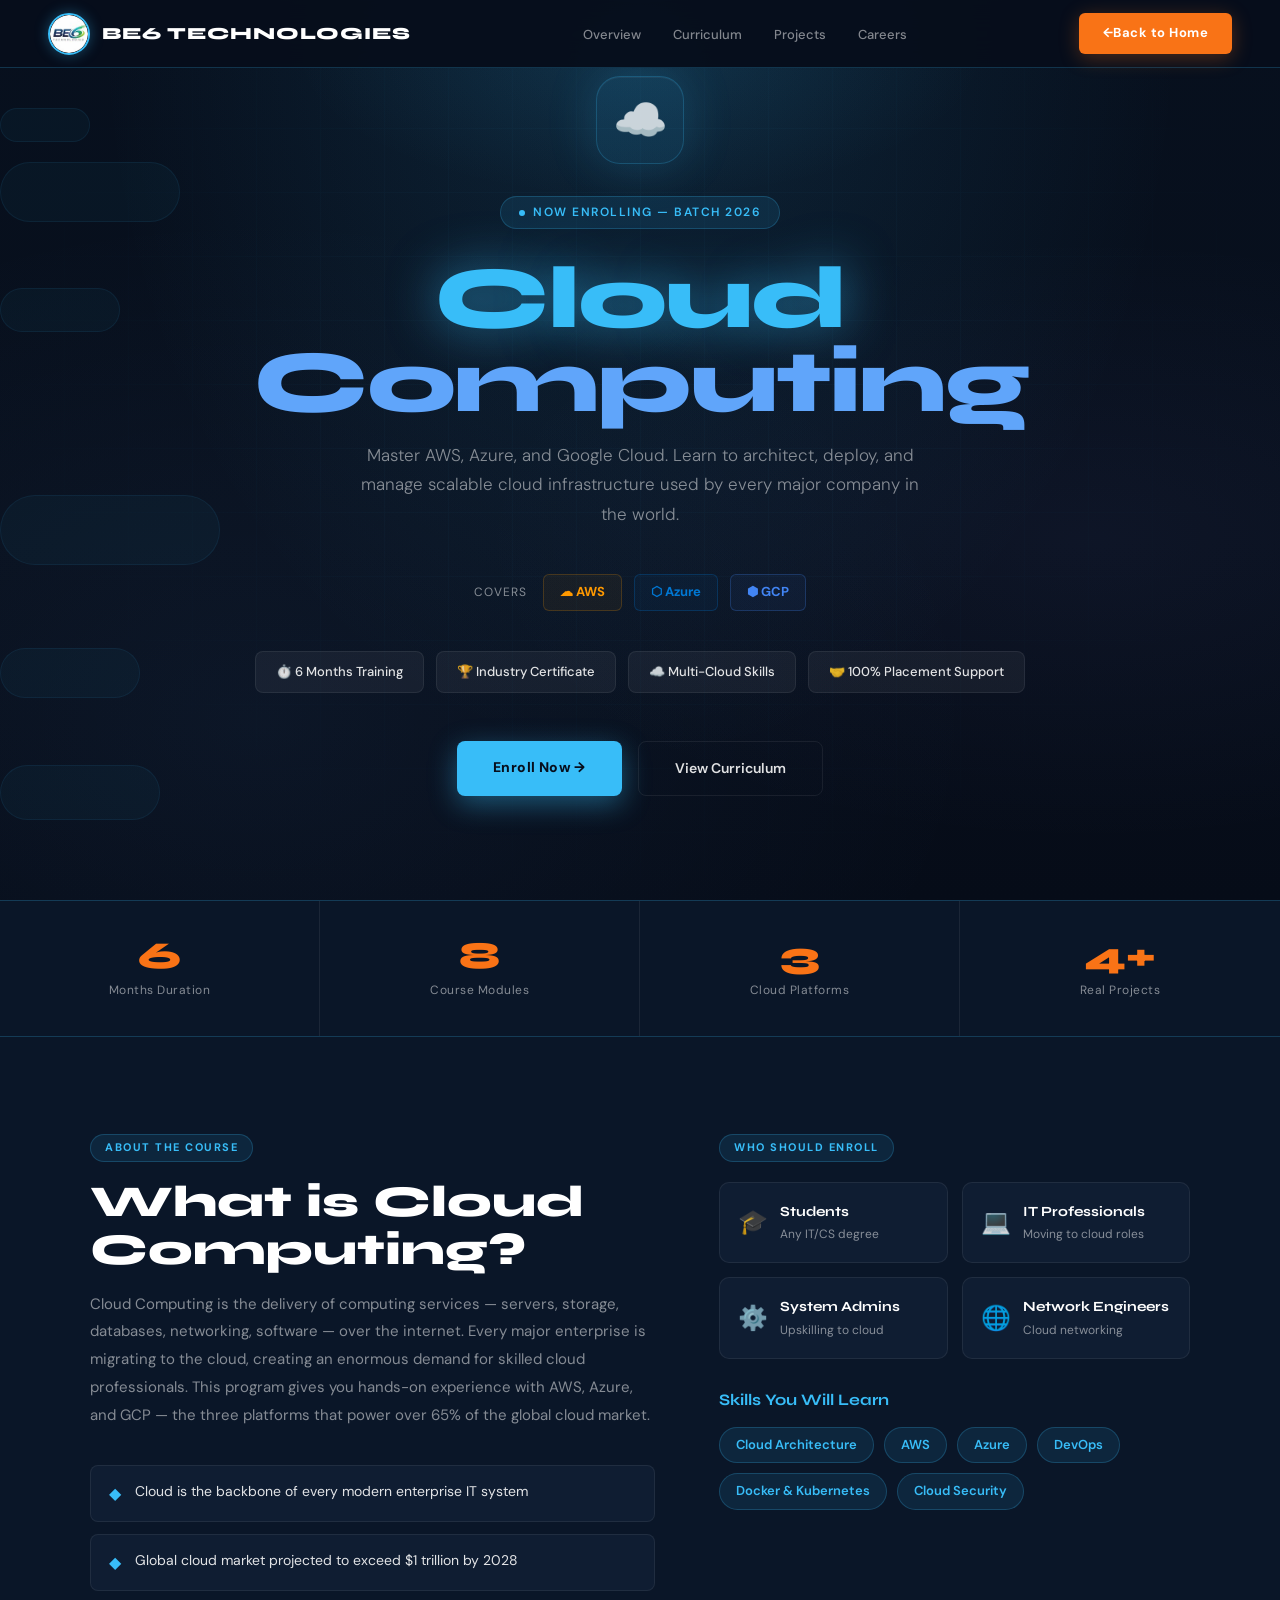
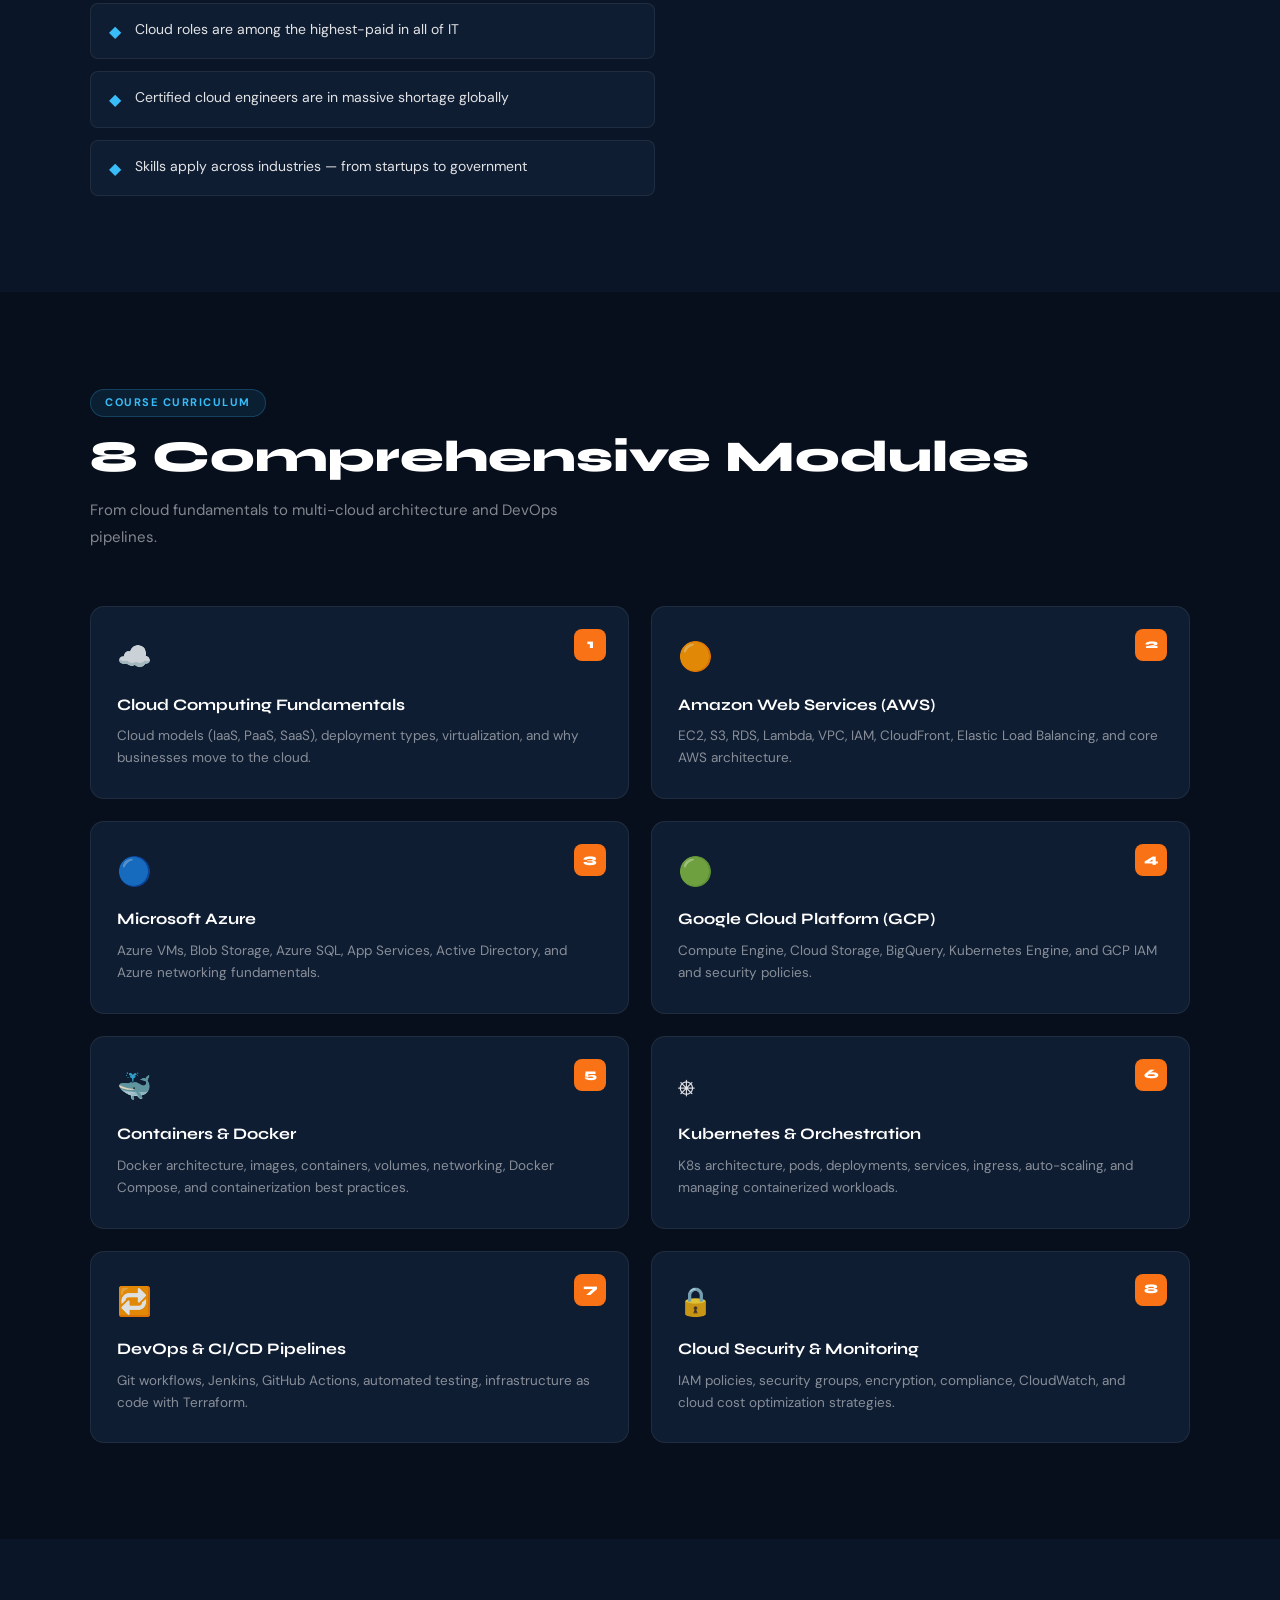
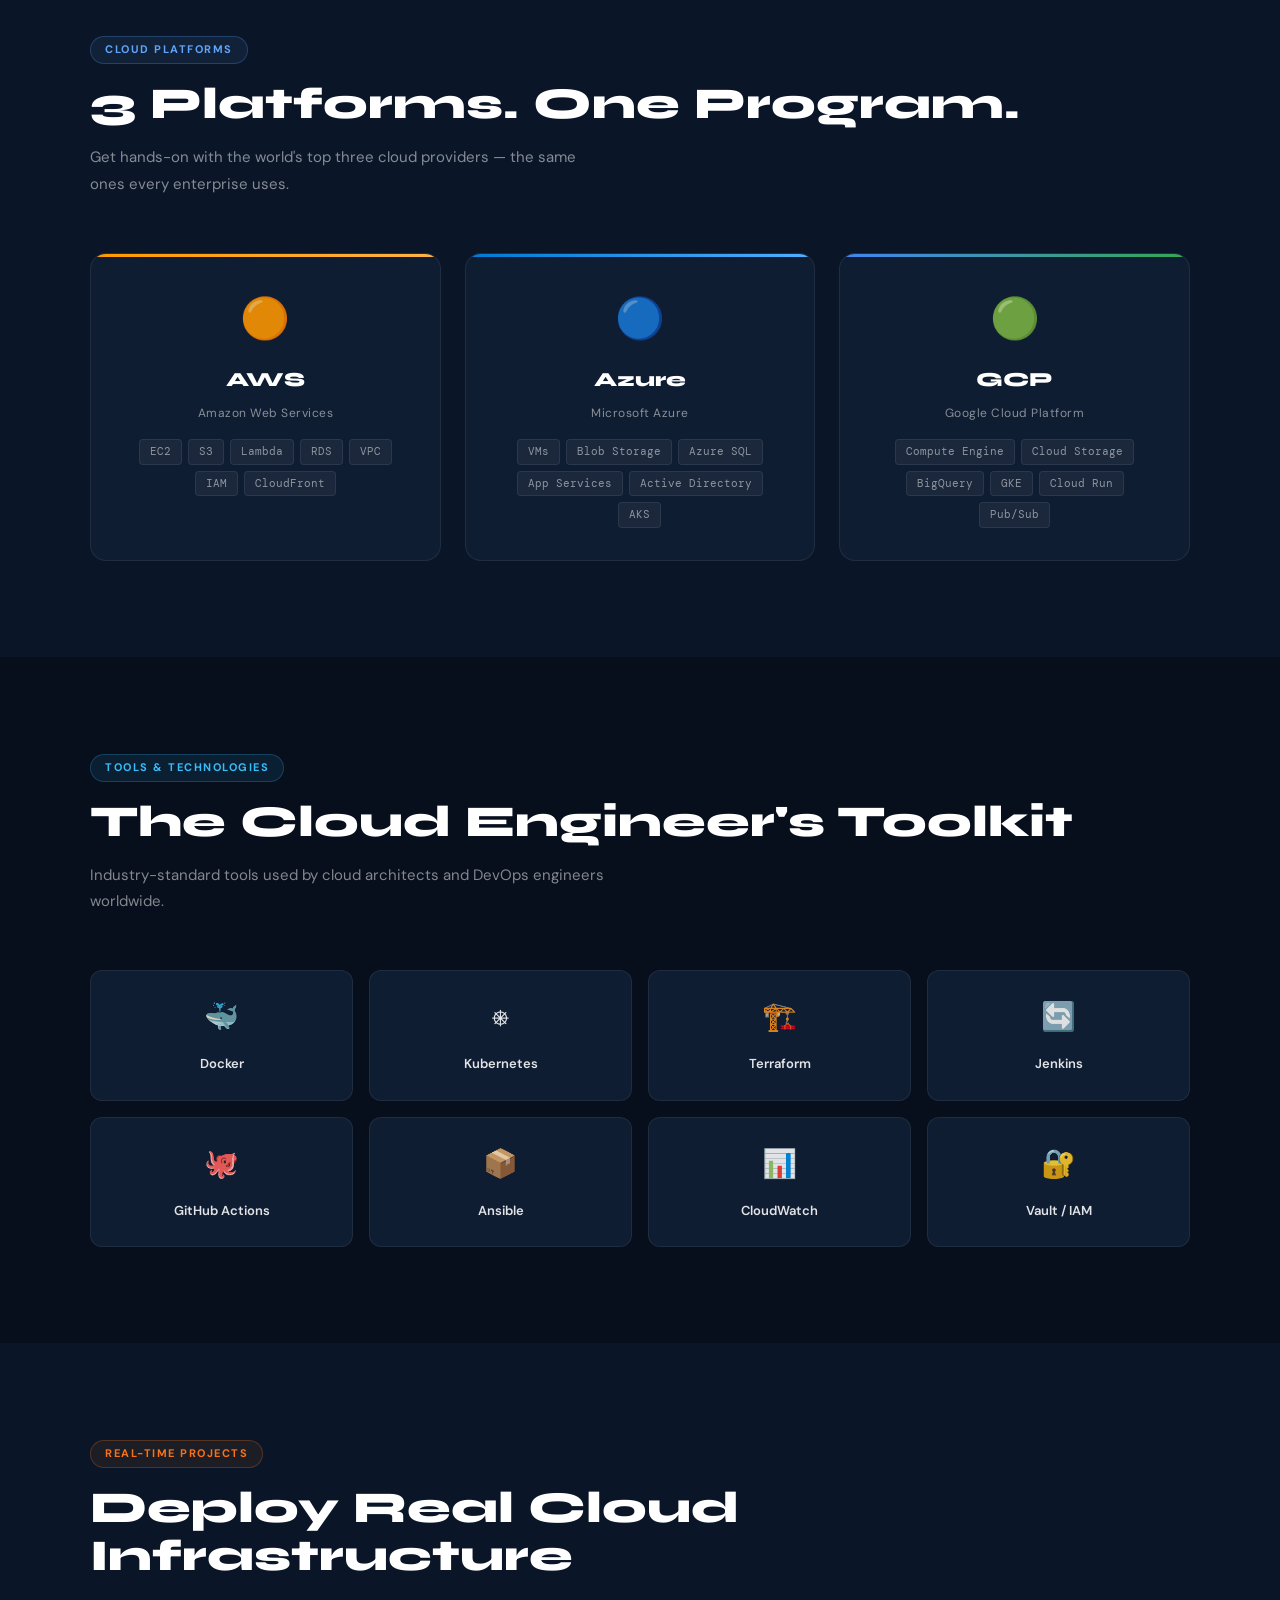
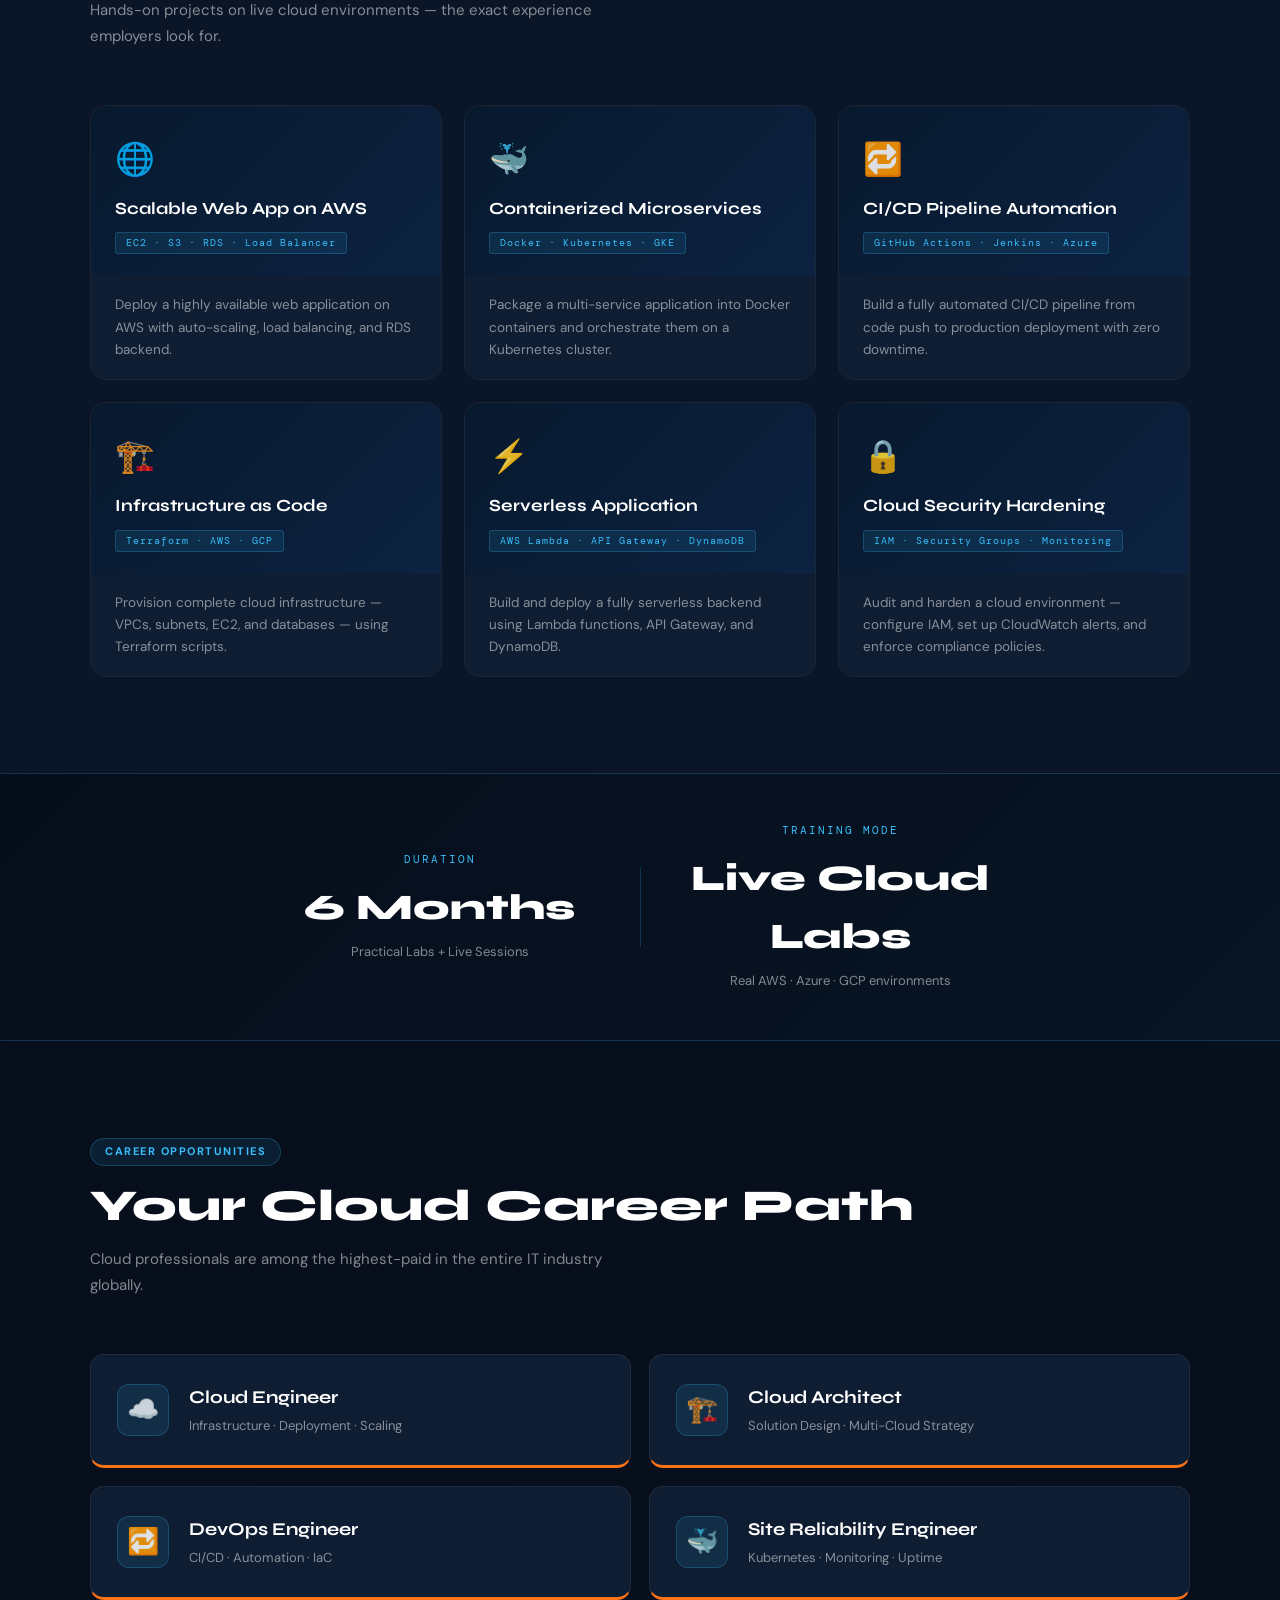
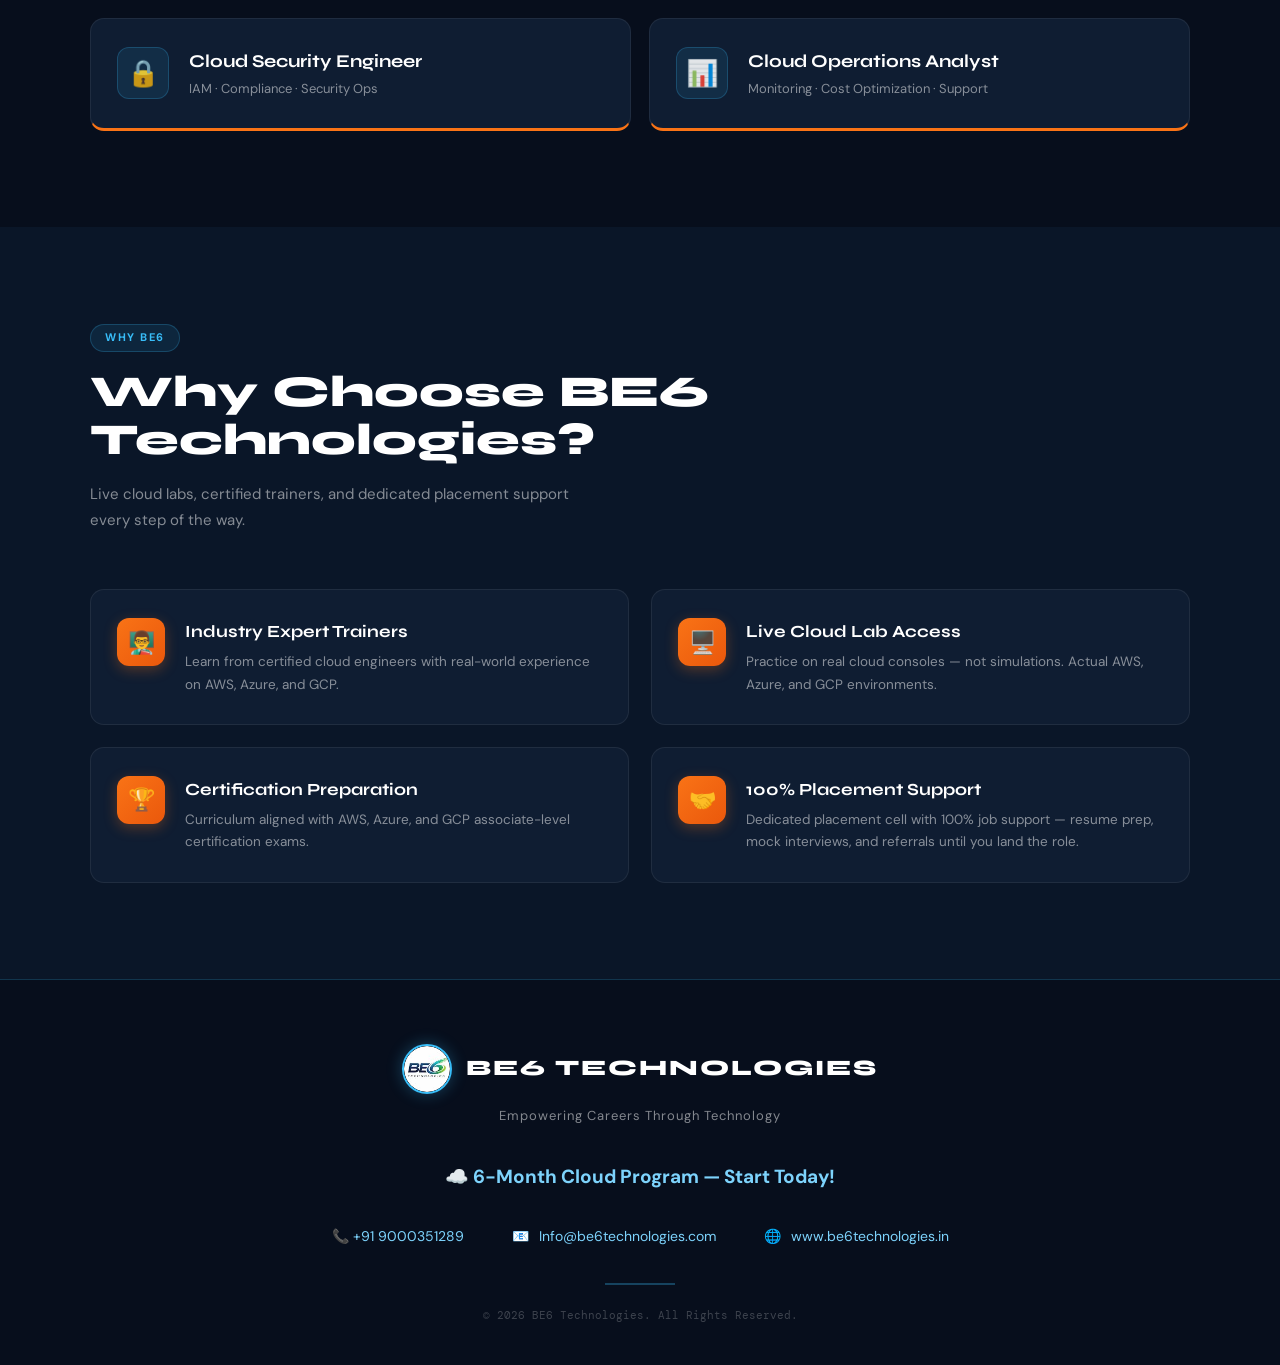
<file: src/html/Modules/cloud.html>
<!DOCTYPE html>
<html lang="en">
<head>
<meta charset="UTF-8">
<meta name="viewport" content="width=device-width, initial-scale=1.0">
<title>BE6 Technologies – Cloud Computing</title>
<link href="https://fonts.googleapis.com/css2?family=Syne:wght@400;600;700;800&family=DM+Sans:wght@300;400;500;600&family=DM+Mono:wght@400;500&display=swap" rel="stylesheet">
<style>
  :root {
    --navy: #0a1628;
    --navy-mid: #0d1e38;
    --navy-card: #0f1d32;
    --dark-bg: #070e1c;
    --sky: #38bdf8;
    --sky-deep: #0284c7;
    --sky-dim: rgba(56,189,248,0.1);
    --sky-border: rgba(56,189,248,0.22);
    --sky-glow: rgba(56,189,248,0.05);
    --blue: #60a5fa;
    --blue-dim: rgba(96,165,250,0.08);
    --indigo: #818cf8;
    --white-cloud: rgba(255,255,255,0.06);
    --orange: #f97316;
    --orange-deep: #ea580c;
    --orange-subtle: rgba(249,115,22,0.08);
    --text: rgba(255,255,255,0.88);
    --text-muted: rgba(255,255,255,0.5);
    --text-dim: rgba(255,255,255,0.22);
    --border: rgba(255,255,255,0.07);
  }

  * { margin:0; padding:0; box-sizing:border-box; }
  ::-webkit-scrollbar { width:4px; }
  ::-webkit-scrollbar-track { background:var(--dark-bg); }
  ::-webkit-scrollbar-thumb { background:var(--sky); border-radius:2px; }

  body {
    font-family:'DM Sans',sans-serif;
    background:var(--dark-bg);
    color:var(--text);
    line-height:1.6;
    overflow-x:hidden;
  }

  /* NAV */
  nav {
    position:fixed; top:0; left:0; right:0; z-index:100;
    background:rgba(7,14,28,0.96);
    backdrop-filter:blur(16px);
    border-bottom:1px solid var(--sky-border);
    display:flex; align-items:center; justify-content:space-between;
    padding:0 48px; height:68px;
  }
  .nav-logo { display:flex; align-items:center; gap:12px; }
  .nav-logo img { width:42px; height:42px; border-radius:50%; object-fit:cover; border:2px solid var(--sky); box-shadow:0 0 14px rgba(56,189,248,0.35); }
  .nav-brand { font-family:'Syne',sans-serif; font-size:17px; font-weight:800; color:white; letter-spacing:1px; }
  .nav-links { display:flex; gap:32px; list-style:none; }
  .nav-links a { color:var(--text-muted); text-decoration:none; font-size:13px; font-weight:500; transition:color 0.2s; }
  .nav-links a:hover { color:var(--sky); }
  .nav-cta {
    background:var(--orange); color:white;
    padding:10px 24px; border-radius:6px;
    font-size:13px; font-weight:700; text-decoration:none;
    letter-spacing:0.5px; transition:all 0.2s;
    box-shadow:0 4px 20px rgba(249,115,22,0.3);
  }
  .nav-cta:hover { background:var(--orange-deep); transform:translateY(-1px); }

  /* HERO */
  .hero {
    min-height:100vh;
    background:
      radial-gradient(ellipse at 50% 0%, rgba(56,189,248,0.12) 0%, transparent 60%),
      radial-gradient(ellipse at 20% 80%, rgba(96,165,250,0.06) 0%, transparent 50%),
      radial-gradient(ellipse at 85% 60%, rgba(129,140,248,0.05) 0%, transparent 40%),
      linear-gradient(180deg, #07101e 0%, #080f1c 60%, #060c18 100%);
    display:flex; align-items:center; justify-content:center;
    text-align:center; position:relative; overflow:hidden;
    padding-top:68px;
  }

  /* Floating cloud shapes */
  .cloud-field {
    position:absolute; inset:0; pointer-events:none; overflow:hidden;
  }
  .cloud-shape {
    position:absolute;
    background:rgba(56,189,248,0.04);
    border:1px solid rgba(56,189,248,0.08);
    border-radius:100px;
    animation:cloudDrift linear infinite;
  }
  @keyframes cloudDrift {
    0% { transform:translateX(-120px); opacity:0; }
    10% { opacity:1; }
    90% { opacity:1; }
    100% { transform:translateX(calc(100vw + 120px)); opacity:0; }
  }
  .c1 { width:180px; height:60px; top:18%; animation-duration:28s; animation-delay:0s; }
  .c2 { width:120px; height:44px; top:32%; animation-duration:36s; animation-delay:8s; }
  .c3 { width:220px; height:70px; top:55%; animation-duration:32s; animation-delay:4s; }
  .c4 { width:140px; height:50px; top:72%; animation-duration:40s; animation-delay:14s; }
  .c5 { width:90px;  height:34px; top:12%; animation-duration:24s; animation-delay:18s; }
  .c6 { width:160px; height:55px; top:85%; animation-duration:44s; animation-delay:6s; }

  /* Grid lines top-down perspective */
  .hero-grid {
    position:absolute; inset:0; opacity:0.03;
    background-image:
      linear-gradient(rgba(56,189,248,0.8) 1px, transparent 1px),
      linear-gradient(90deg, rgba(56,189,248,0.8) 1px, transparent 1px);
    background-size:64px 64px;
    mask-image:radial-gradient(ellipse at 50% 40%, black 30%, transparent 75%);
    -webkit-mask-image:radial-gradient(ellipse at 50% 40%, black 30%, transparent 75%);
  }

  .hero-orb-top {
    position:absolute; width:700px; height:300px; border-radius:50%;
    background:radial-gradient(ellipse, rgba(56,189,248,0.1) 0%, transparent 70%);
    top:-100px; left:50%; transform:translateX(-50%);
    pointer-events:none;
  }

  .hero-content { position:relative; z-index:2; max-width:900px; padding:0 24px; }

  /* Animated cloud icon */
  .hero-icon {
    width:88px; height:88px; margin:0 auto 32px;
    background:var(--sky-dim); border:1px solid var(--sky-border);
    border-radius:24px; display:flex; align-items:center; justify-content:center;
    font-size:44px;
    box-shadow:0 0 50px rgba(56,189,248,0.2), inset 0 1px 0 rgba(255,255,255,0.05);
    animation:iconFloat 4s ease-in-out infinite;
  }
  @keyframes iconFloat {
    0%,100% { transform:translateY(0px); box-shadow:0 0 50px rgba(56,189,248,0.2); }
    50% { transform:translateY(-8px); box-shadow:0 20px 60px rgba(56,189,248,0.3); }
  }

  .hero-eyebrow {
    display:inline-flex; align-items:center; gap:8px;
    background:rgba(56,189,248,0.1); border:1px solid var(--sky-border);
    color:var(--sky); padding:6px 18px; border-radius:100px;
    font-size:12px; font-weight:600; letter-spacing:1.5px; text-transform:uppercase;
    margin-bottom:28px; animation:fadeUp 0.6s ease both;
  }
  .hero-eyebrow::before { content:''; width:6px; height:6px; background:var(--sky); border-radius:50%; animation:pulse 1.5s infinite; }
  @keyframes pulse { 0%,100%{opacity:1;transform:scale(1);} 50%{opacity:0.4;transform:scale(0.7);} }

  .hero-title {
    font-family:'Syne',sans-serif;
    font-size:clamp(48px,8vw,88px); font-weight:800;
    line-height:0.95; color:white; margin-bottom:16px;
    animation:fadeUp 0.7s 0.1s ease both; letter-spacing:-2px;
  }
  .hero-title .sky { color:var(--sky); text-shadow:0 0 50px rgba(56,189,248,0.6); }
  .hero-title .blue { color:var(--blue); }

  .hero-sub {
    font-size:17px; color:var(--text-muted); font-weight:300;
    max-width:580px; margin:0 auto 44px;
    animation:fadeUp 0.7s 0.2s ease both; line-height:1.75;
  }

  /* Provider logos row */
  .hero-providers {
    display:flex; align-items:center; gap:12px; justify-content:center;
    margin-bottom:40px; animation:fadeUp 0.7s 0.25s ease both;
  }
  .provider-label { font-size:12px; color:var(--text-muted); letter-spacing:1px; text-transform:uppercase; margin-right:4px; }
  .provider-badge {
    background:rgba(255,255,255,0.05); border:1px solid var(--border);
    padding:7px 16px; border-radius:6px; font-size:13px; font-weight:700;
    color:var(--text); transition:all 0.2s;
  }
  .provider-badge:hover { border-color:var(--sky-border); color:var(--sky); }
  .provider-badge.aws { color:#ff9900; border-color:rgba(255,153,0,0.2); background:rgba(255,153,0,0.05); }
  .provider-badge.azure { color:#0078d4; border-color:rgba(0,120,212,0.25); background:rgba(0,120,212,0.06); }
  .provider-badge.gcp { color:#4285f4; border-color:rgba(66,133,244,0.25); background:rgba(66,133,244,0.06); }

  .hero-badges {
    display:flex; flex-wrap:wrap; gap:12px; justify-content:center; margin-bottom:48px;
    animation:fadeUp 0.7s 0.3s ease both;
  }
  .badge {
    display:flex; align-items:center; gap:8px;
    background:rgba(255,255,255,0.05); border:1px solid var(--border);
    padding:10px 20px; border-radius:8px;
    color:var(--text); font-size:13px; font-weight:500;
  }

  .hero-btns { display:flex; gap:16px; justify-content:center; animation:fadeUp 0.7s 0.4s ease both; }
  .btn-primary {
    background:var(--sky); color:var(--dark-bg);
    padding:15px 36px; border-radius:8px;
    font-size:14px; font-weight:800; text-decoration:none;
    letter-spacing:0.4px; transition:all 0.2s;
    box-shadow:0 8px 28px rgba(56,189,248,0.4);
  }
  .btn-primary:hover { background:white; transform:translateY(-2px); box-shadow:0 14px 44px rgba(56,189,248,0.5); }
  .btn-outline {
    background:transparent; color:var(--text);
    padding:15px 36px; border-radius:8px;
    font-size:14px; font-weight:600; text-decoration:none;
    border:1px solid var(--border); transition:all 0.2s;
  }
  .btn-outline:hover { border-color:var(--sky); color:var(--sky); }
  @keyframes fadeUp { from{opacity:0;transform:translateY(22px);} to{opacity:1;transform:translateY(0);} }

  /* STATS BAND */
  .stats-band {
    background:var(--navy);
    border-top:1px solid var(--sky-border);
    border-bottom:1px solid var(--sky-border);
    display:grid; grid-template-columns:repeat(4,1fr);
  }
  .stat-item {
    padding:36px 24px; text-align:center;
    border-right:1px solid var(--border); transition:background 0.2s;
  }
  .stat-item:last-child { border-right:none; }
  .stat-item:hover { background:var(--sky-glow); }
  .stat-num { font-family:'Syne',sans-serif; font-size:38px; font-weight:800; color:var(--orange); line-height:1; }
  .stat-label { font-size:12px; color:var(--text-muted); margin-top:6px; letter-spacing:0.5px; }

  /* SECTIONS */
  section { padding:96px 48px; }
  .section-inner { max-width:1100px; margin:0 auto; }
  .section-tag {
    display:inline-block;
    background:var(--sky-dim); border:1px solid var(--sky-border);
    color:var(--sky); padding:4px 14px; border-radius:100px;
    font-size:11px; font-weight:700; letter-spacing:1.5px; text-transform:uppercase;
    margin-bottom:16px;
  }
  .section-tag.orange {
    background:var(--orange-subtle); border-color:rgba(249,115,22,0.25); color:var(--orange);
  }
  .section-tag.blue {
    background:var(--blue-dim); border-color:rgba(96,165,250,0.25); color:var(--blue);
  }
  .section-title {
    font-family:'Syne',sans-serif; font-size:clamp(28px,4vw,44px); font-weight:800;
    color:white; line-height:1.1; margin-bottom:16px;
  }
  .section-sub { font-size:15px; color:var(--text-muted); max-width:520px; margin-bottom:56px; line-height:1.75; }

  /* OVERVIEW */
  .overview-section { background:var(--navy); }
  .overview-grid { display:grid; grid-template-columns:1.2fr 1fr; gap:64px; align-items:start; }
  .overview-desc { font-size:15px; color:var(--text-muted); line-height:1.85; margin-bottom:36px; }
  .why-list { display:flex; flex-direction:column; gap:12px; }
  .why-item {
    display:flex; align-items:flex-start; gap:14px;
    background:var(--navy-card); border:1px solid var(--border);
    border-radius:8px; padding:14px 18px; transition:all 0.2s;
  }
  .why-item:hover { border-color:var(--sky-border); background:var(--sky-glow); }
  .why-dot { color:var(--sky); font-size:16px; flex-shrink:0; margin-top:1px; }
  .why-text { font-size:14px; color:var(--text); }

  .audience-grid { display:grid; grid-template-columns:1fr 1fr; gap:14px; margin-bottom:28px; }
  .audience-card {
    background:var(--navy-card); border:1px solid var(--border);
    border-radius:10px; padding:18px;
    display:flex; align-items:center; gap:12px; transition:all 0.2s;
  }
  .audience-card:hover { border-color:var(--sky-border); background:var(--sky-glow); }
  .audience-emoji { font-size:24px; }
  .audience-name { font-family:'Syne',sans-serif; font-size:14px; font-weight:700; color:white; }
  .audience-desc { font-size:12px; color:var(--text-muted); margin-top:2px; }
  .skills-label { font-family:'Syne',sans-serif; font-size:16px; font-weight:700; color:var(--sky); margin-bottom:14px; }
  .skills-row { display:flex; flex-wrap:wrap; gap:10px; }
  .skill-chip {
    background:var(--sky-dim); border:1px solid var(--sky-border);
    color:var(--sky); padding:7px 16px; border-radius:100px;
    font-size:13px; font-weight:600; transition:all 0.2s;
  }
  .skill-chip:hover { background:var(--sky); color:var(--dark-bg); }

  /* CURRICULUM */
  .curriculum-section { background:var(--dark-bg); }
  .modules-grid { display:grid; grid-template-columns:repeat(2,1fr); gap:22px; }
  .module-card {
    background:var(--navy-card); border:1px solid var(--border);
    border-radius:14px; padding:28px 26px; position:relative;
    transition:all 0.25s; overflow:hidden;
  }
  .module-card::after {
    content:''; position:absolute; bottom:0; left:0; right:0; height:2px;
    background:linear-gradient(90deg, var(--sky), var(--blue));
    opacity:0; transition:opacity 0.25s;
  }
  .module-card:hover { border-color:var(--sky-border); transform:translateY(-3px); box-shadow:0 12px 40px rgba(56,189,248,0.08); }
  .module-card:hover::after { opacity:1; }
  .module-num {
    position:absolute; top:22px; right:22px;
    width:32px; height:32px; border-radius:8px;
    background:var(--orange); color:white;
    display:flex; align-items:center; justify-content:center;
    font-size:13px; font-weight:800; font-family:'Syne',sans-serif;
  }
  .module-icon { font-size:28px; margin-bottom:12px; display:block; }
  .module-name { font-family:'Syne',sans-serif; font-size:16px; font-weight:700; color:white; margin-bottom:8px; }
  .module-desc { font-size:13.5px; color:var(--text-muted); line-height:1.65; }

  /* PROVIDERS SECTION */
  .providers-section { background:var(--navy); }
  .providers-grid { display:grid; grid-template-columns:repeat(3,1fr); gap:24px; }
  .provider-card {
    background:var(--navy-card); border:1px solid var(--border);
    border-radius:16px; padding:32px 28px; text-align:center;
    transition:all 0.25s; position:relative; overflow:hidden;
  }
  .provider-card::before {
    content:''; position:absolute; top:0; left:0; right:0; height:3px;
  }
  .provider-card.aws::before { background:linear-gradient(90deg,#ff9900,#ffb347); }
  .provider-card.azure::before { background:linear-gradient(90deg,#0078d4,#50b0ff); }
  .provider-card.gcp::before { background:linear-gradient(90deg,#4285f4,#34a853); }
  .provider-card:hover { transform:translateY(-4px); box-shadow:0 16px 48px rgba(56,189,248,0.1); border-color:var(--sky-border); }
  .provider-logo { font-size:40px; margin-bottom:14px; display:block; }
  .provider-name { font-family:'Syne',sans-serif; font-size:20px; font-weight:800; color:white; margin-bottom:8px; }
  .provider-full { font-size:12px; color:var(--text-muted); margin-bottom:16px; letter-spacing:0.5px; }
  .provider-services { display:flex; flex-wrap:wrap; gap:6px; justify-content:center; }
  .provider-svc {
    background:rgba(255,255,255,0.05); border:1px solid var(--border);
    padding:3px 10px; border-radius:4px; font-size:11px;
    color:var(--text-muted); font-family:'DM Mono',monospace;
  }

  /* TOOLS */
  .tools-section { background:var(--dark-bg); }
  .tools-grid { display:grid; grid-template-columns:repeat(4,1fr); gap:16px; }
  .tool-card {
    background:var(--navy-card); border:1px solid var(--border);
    border-radius:12px; padding:24px 16px; text-align:center;
    transition:all 0.2s;
  }
  .tool-card:hover { border-color:var(--sky-border); box-shadow:0 4px 20px rgba(56,189,248,0.08); transform:translateY(-2px); }
  .tool-emoji { font-size:28px; margin-bottom:10px; display:block; }
  .tool-name { font-size:13px; font-weight:600; color:var(--text); }

  /* PROJECTS */
  .projects-section { background:var(--navy); }
  .projects-grid { display:grid; grid-template-columns:repeat(3,1fr); gap:22px; }
  .project-card {
    border-radius:16px; overflow:hidden; border:1px solid var(--border);
    transition:all 0.25s;
  }
  .project-card:hover { transform:translateY(-4px); box-shadow:0 16px 48px rgba(56,189,248,0.1); border-color:var(--sky-border); }
  .project-top {
    background:linear-gradient(135deg, #08192e, #0c2240);
    padding:28px 24px 22px;
  }
  .project-emoji { font-size:32px; }
  .project-name { font-family:'Syne',sans-serif; font-size:17px; font-weight:700; color:white; margin-top:10px; margin-bottom:6px; }
  .project-tag {
    display:inline-block; background:var(--sky-dim); border:1px solid var(--sky-border);
    color:var(--sky); padding:2px 10px; border-radius:3px;
    font-size:10px; font-family:'DM Mono',monospace; letter-spacing:1px;
  }
  .project-bottom { padding:18px 24px; background:var(--navy-card); }
  .project-desc { font-size:13.5px; color:var(--text-muted); line-height:1.65; }

  /* DURATION BAND */
  .duration-band {
    background:linear-gradient(135deg, #060d1a, #081525);
    border-top:1px solid var(--sky-border);
    border-bottom:1px solid var(--sky-border);
    padding:48px;
  }
  .duration-inner { max-width:800px; margin:0 auto; display:grid; grid-template-columns:1fr 1px 1fr; gap:0; align-items:center; text-align:center; }
  .dur-divider { background:var(--sky-border); height:80px; align-self:center; }
  .dur-label { font-size:11px; letter-spacing:2px; color:var(--sky); text-transform:uppercase; margin-bottom:10px; font-family:'DM Mono',monospace; }
  .dur-value { font-family:'Syne',sans-serif; font-size:36px; font-weight:800; color:white; }
  .dur-sub { font-size:13px; color:var(--text-muted); margin-top:6px; }

  /* CAREERS */
  .careers-section { background:var(--dark-bg); }
  .careers-grid { display:grid; grid-template-columns:repeat(2,1fr); gap:18px; }
  .career-card {
    background:var(--navy-card); border:1px solid var(--border);
    border-radius:14px; padding:28px 26px;
    display:flex; align-items:center; gap:20px;
    border-bottom:3px solid var(--orange); transition:all 0.25s;
  }
  .career-card:hover { border-color:var(--sky-border); background:var(--sky-glow); transform:translateY(-2px); box-shadow:0 10px 32px rgba(56,189,248,0.08); }
  .career-icon {
    width:52px; height:52px; border-radius:12px;
    background:var(--sky-dim); border:1px solid var(--sky-border);
    display:flex; align-items:center; justify-content:center;
    font-size:26px; flex-shrink:0;
  }
  .career-name { font-family:'Syne',sans-serif; font-size:18px; font-weight:700; color:white; margin-bottom:4px; }
  .career-sub { font-size:13px; color:var(--text-muted); }

  /* WHY US */
  .why-section { background:var(--navy); }
  .why-grid { display:grid; grid-template-columns:repeat(2,1fr); gap:22px; }
  .why-card {
    background:var(--navy-card); border:1px solid var(--border);
    border-radius:14px; padding:28px 26px;
    display:flex; gap:20px; align-items:flex-start; transition:all 0.25s;
  }
  .why-card:hover { border-color:var(--orange); box-shadow:0 8px 28px rgba(249,115,22,0.08); }
  .why-icon-wrap {
    width:48px; height:48px; border-radius:12px;
    background:linear-gradient(135deg, var(--orange), var(--orange-deep));
    display:flex; align-items:center; justify-content:center;
    font-size:22px; flex-shrink:0;
    box-shadow:0 4px 14px rgba(249,115,22,0.3);
  }
  .why-name { font-family:'Syne',sans-serif; font-size:17px; font-weight:700; color:white; margin-bottom:6px; }
  .why-desc { font-size:13.5px; color:var(--text-muted); line-height:1.65; }

  /* FOOTER */
  footer {
    background:var(--dark-bg);
    border-top:1px solid var(--sky-border);
    padding:64px 48px 40px; text-align:center;
  }
  .footer-logo { display:flex; align-items:center; justify-content:center; gap:14px; margin-bottom:12px; }
  .footer-logo img { width:50px; height:50px; border-radius:50%; border:2px solid var(--sky); box-shadow:0 0 16px rgba(56,189,248,0.3); }
  .footer-brand { font-family:'Syne',sans-serif; font-size:22px; font-weight:800; color:white; letter-spacing:2px; }
  .footer-tagline { font-size:13px; color:var(--text-muted); letter-spacing:1px; margin-bottom:36px; }
  .footer-cta { font-size:19px; font-weight:700; color:#7dd3fc; margin-bottom:32px; }
  .footer-contacts { display:flex; justify-content:center; gap:48px; margin-bottom:36px; }
  .footer-contact { display:flex; align-items:center; gap:10px; font-size:14px; color:var(--text-muted); }
  .footer-contact a { color:#7dd3fc; text-decoration:none; }
  .footer-contact a:hover { color:var(--sky); }
  .footer-contact  { color:#7dd3fc; text-decoration:none; }

  .footer-divider { width:70px; height:2px; background:var(--sky); margin:0 auto 22px; opacity:0.3; }
  .footer-copy { font-size:11px; color:var(--text-dim); font-family:'DM Mono',monospace; }
</style>
</head>
<body>

<!-- NAV -->
<nav>
  <div class="nav-logo">
    <img src="[data-uri]" alt="BE6 Technologies">
    <span class="nav-brand">BE6 TECHNOLOGIES</span>
  </div>
  <ul class="nav-links">
    <li><a href="#overview">Overview</a></li>
    <li><a href="#curriculum">Curriculum</a></li>
    <li><a href="#projects">Projects</a></li>
    <li><a href="#careers">Careers</a></li>
  </ul>
  <a href="/be6technologies/src/html/index.html" class="nav-cta">←Back to Home</a>
</nav>

<!-- HERO -->
<section class="hero">
  <div class="cloud-field">
    <div class="cloud-shape c1"></div>
    <div class="cloud-shape c2"></div>
    <div class="cloud-shape c3"></div>
    <div class="cloud-shape c4"></div>
    <div class="cloud-shape c5"></div>
    <div class="cloud-shape c6"></div>
  </div>
  <div class="hero-grid"></div>
  <div class="hero-orb-top"></div>
  <div class="hero-content">
    <div class="hero-icon">☁️</div>
    <div class="hero-eyebrow">Now Enrolling — Batch 2026</div>
    <h1 class="hero-title"><span class="sky">Cloud</span><br><span class="blue">Computing</span></h1>
    <p class="hero-sub">Master AWS, Azure, and Google Cloud. Learn to architect, deploy, and manage scalable cloud infrastructure used by every major company in the world.</p>
    <div class="hero-providers">
      <span class="provider-label">Covers</span>
      <span class="provider-badge aws">☁ AWS</span>
      <span class="provider-badge azure">⬡ Azure</span>
      <span class="provider-badge gcp">⬢ GCP</span>
    </div>
    <div class="hero-badges">
      <div class="badge">⏱️ 6 Months Training</div>
      <div class="badge">🏆 Industry Certificate</div>
      <div class="badge">☁️ Multi-Cloud Skills</div>
      <div class="badge">🤝 100% Placement Support</div>
    </div>
    <div class="hero-btns">
      <a href="#enroll" class="btn-primary" id="enroll" onclick="window.location.href='/be6technologies/src/html/Register/BE6_Register.html'">Enroll Now →</a>
      <a href="#curriculum" class="btn-outline">View Curriculum</a>
    </div>
  </div>
</section>

<!-- STATS BAND -->
<div class="stats-band">
  <div class="stat-item"><div class="stat-num">6</div><div class="stat-label">Months Duration</div></div>
  <div class="stat-item"><div class="stat-num">8</div><div class="stat-label">Course Modules</div></div>
  <div class="stat-item"><div class="stat-num">3</div><div class="stat-label">Cloud Platforms</div></div>
  <div class="stat-item"><div class="stat-num">4+</div><div class="stat-label">Real Projects</div></div>
</div>

<!-- OVERVIEW -->
<section class="overview-section" id="overview">
  <div class="section-inner">
    <div class="overview-grid">
      <div>
        <div class="section-tag">About the Course</div>
        <h2 class="section-title">What is Cloud Computing?</h2>
        <p class="overview-desc">Cloud Computing is the delivery of computing services — servers, storage, databases, networking, software — over the internet. Every major enterprise is migrating to the cloud, creating an enormous demand for skilled cloud professionals. This program gives you hands-on experience with AWS, Azure, and GCP — the three platforms that power over 65% of the global cloud market.</p>
        <div class="why-list">
          <div class="why-item"><span class="why-dot">◆</span><span class="why-text">Cloud is the backbone of every modern enterprise IT system</span></div>
          <div class="why-item"><span class="why-dot">◆</span><span class="why-text">Global cloud market projected to exceed $1 trillion by 2028</span></div>
          <div class="why-item"><span class="why-dot">◆</span><span class="why-text">Cloud roles are among the highest-paid in all of IT</span></div>
          <div class="why-item"><span class="why-dot">◆</span><span class="why-text">Certified cloud engineers are in massive shortage globally</span></div>
          <div class="why-item"><span class="why-dot">◆</span><span class="why-text">Skills apply across industries — from startups to government</span></div>
        </div>
      </div>
      <div>
        <div class="section-tag" style="margin-bottom:20px;">Who Should Enroll</div>
        <div class="audience-grid">
          <div class="audience-card"><span class="audience-emoji">🎓</span><div><div class="audience-name">Students</div><div class="audience-desc">Any IT/CS degree</div></div></div>
          <div class="audience-card"><span class="audience-emoji">💻</span><div><div class="audience-name">IT Professionals</div><div class="audience-desc">Moving to cloud roles</div></div></div>
          <div class="audience-card"><span class="audience-emoji">⚙️</span><div><div class="audience-name">System Admins</div><div class="audience-desc">Upskilling to cloud</div></div></div>
          <div class="audience-card"><span class="audience-emoji">🌐</span><div><div class="audience-name">Network Engineers</div><div class="audience-desc">Cloud networking</div></div></div>
        </div>
        <div class="skills-label">Skills You Will Learn</div>
        <div class="skills-row">
          <div class="skill-chip">Cloud Architecture</div>
          <div class="skill-chip">AWS</div>
          <div class="skill-chip">Azure</div>
          <div class="skill-chip">DevOps</div>
          <div class="skill-chip">Docker & Kubernetes</div>
          <div class="skill-chip">Cloud Security</div>
        </div>
      </div>
    </div>
  </div>
</section>

<!-- CURRICULUM -->
<section class="curriculum-section" id="curriculum">
  <div class="section-inner">
    <div class="section-tag">Course Curriculum</div>
    <h2 class="section-title">8 Comprehensive Modules</h2>
    <p class="section-sub">From cloud fundamentals to multi-cloud architecture and DevOps pipelines.</p>
    <div class="modules-grid">
      <div class="module-card">
        <div class="module-num">1</div>
        <span class="module-icon">☁️</span>
        <div class="module-name">Cloud Computing Fundamentals</div>
        <div class="module-desc">Cloud models (IaaS, PaaS, SaaS), deployment types, virtualization, and why businesses move to the cloud.</div>
      </div>
      <div class="module-card">
        <div class="module-num">2</div>
        <span class="module-icon">🟠</span>
        <div class="module-name">Amazon Web Services (AWS)</div>
        <div class="module-desc">EC2, S3, RDS, Lambda, VPC, IAM, CloudFront, Elastic Load Balancing, and core AWS architecture.</div>
      </div>
      <div class="module-card">
        <div class="module-num">3</div>
        <span class="module-icon">🔵</span>
        <div class="module-name">Microsoft Azure</div>
        <div class="module-desc">Azure VMs, Blob Storage, Azure SQL, App Services, Active Directory, and Azure networking fundamentals.</div>
      </div>
      <div class="module-card">
        <div class="module-num">4</div>
        <span class="module-icon">🟢</span>
        <div class="module-name">Google Cloud Platform (GCP)</div>
        <div class="module-desc">Compute Engine, Cloud Storage, BigQuery, Kubernetes Engine, and GCP IAM and security policies.</div>
      </div>
      <div class="module-card">
        <div class="module-num">5</div>
        <span class="module-icon">🐳</span>
        <div class="module-name">Containers & Docker</div>
        <div class="module-desc">Docker architecture, images, containers, volumes, networking, Docker Compose, and containerization best practices.</div>
      </div>
      <div class="module-card">
        <div class="module-num">6</div>
        <span class="module-icon">⎈</span>
        <div class="module-name">Kubernetes & Orchestration</div>
        <div class="module-desc">K8s architecture, pods, deployments, services, ingress, auto-scaling, and managing containerized workloads.</div>
      </div>
      <div class="module-card">
        <div class="module-num">7</div>
        <span class="module-icon">🔁</span>
        <div class="module-name">DevOps & CI/CD Pipelines</div>
        <div class="module-desc">Git workflows, Jenkins, GitHub Actions, automated testing, infrastructure as code with Terraform.</div>
      </div>
      <div class="module-card">
        <div class="module-num">8</div>
        <span class="module-icon">🔒</span>
        <div class="module-name">Cloud Security & Monitoring</div>
        <div class="module-desc">IAM policies, security groups, encryption, compliance, CloudWatch, and cloud cost optimization strategies.</div>
      </div>
    </div>
  </div>
</section>

<!-- CLOUD PROVIDERS -->
<section class="providers-section">
  <div class="section-inner">
    <div class="section-tag blue">Cloud Platforms</div>
    <h2 class="section-title">3 Platforms. One Program.</h2>
    <p class="section-sub">Get hands-on with the world's top three cloud providers — the same ones every enterprise uses.</p>
    <div class="providers-grid">
      <div class="provider-card aws">
        <span class="provider-logo">🟠</span>
        <div class="provider-name">AWS</div>
        <div class="provider-full">Amazon Web Services</div>
        <div class="provider-services">
          <span class="provider-svc">EC2</span>
          <span class="provider-svc">S3</span>
          <span class="provider-svc">Lambda</span>
          <span class="provider-svc">RDS</span>
          <span class="provider-svc">VPC</span>
          <span class="provider-svc">IAM</span>
          <span class="provider-svc">CloudFront</span>
        </div>
      </div>
      <div class="provider-card azure">
        <span class="provider-logo">🔵</span>
        <div class="provider-name">Azure</div>
        <div class="provider-full">Microsoft Azure</div>
        <div class="provider-services">
          <span class="provider-svc">VMs</span>
          <span class="provider-svc">Blob Storage</span>
          <span class="provider-svc">Azure SQL</span>
          <span class="provider-svc">App Services</span>
          <span class="provider-svc">Active Directory</span>
          <span class="provider-svc">AKS</span>
        </div>
      </div>
      <div class="provider-card gcp">
        <span class="provider-logo">🟢</span>
        <div class="provider-name">GCP</div>
        <div class="provider-full">Google Cloud Platform</div>
        <div class="provider-services">
          <span class="provider-svc">Compute Engine</span>
          <span class="provider-svc">Cloud Storage</span>
          <span class="provider-svc">BigQuery</span>
          <span class="provider-svc">GKE</span>
          <span class="provider-svc">Cloud Run</span>
          <span class="provider-svc">Pub/Sub</span>
        </div>
      </div>
    </div>
  </div>
</section>

<!-- TOOLS -->
<section class="tools-section">
  <div class="section-inner">
    <div class="section-tag">Tools & Technologies</div>
    <h2 class="section-title">The Cloud Engineer's Toolkit</h2>
    <p class="section-sub">Industry-standard tools used by cloud architects and DevOps engineers worldwide.</p>
    <div class="tools-grid">
      <div class="tool-card"><span class="tool-emoji">🐳</span><span class="tool-name">Docker</span></div>
      <div class="tool-card"><span class="tool-emoji">⎈</span><span class="tool-name">Kubernetes</span></div>
      <div class="tool-card"><span class="tool-emoji">🏗️</span><span class="tool-name">Terraform</span></div>
      <div class="tool-card"><span class="tool-emoji">🔄</span><span class="tool-name">Jenkins</span></div>
      <div class="tool-card"><span class="tool-emoji">🐙</span><span class="tool-name">GitHub Actions</span></div>
      <div class="tool-card"><span class="tool-emoji">📦</span><span class="tool-name">Ansible</span></div>
      <div class="tool-card"><span class="tool-emoji">📊</span><span class="tool-name">CloudWatch</span></div>
      <div class="tool-card"><span class="tool-emoji">🔐</span><span class="tool-name">Vault / IAM</span></div>
    </div>
  </div>
</section>

<!-- PROJECTS -->
<section class="projects-section" id="projects">
  <div class="section-inner">
    <div class="section-tag orange">Real-Time Projects</div>
    <h2 class="section-title">Deploy Real Cloud Infrastructure</h2>
    <p class="section-sub">Hands-on projects on live cloud environments — the exact experience employers look for.</p>
    <div class="projects-grid">
      <div class="project-card">
        <div class="project-top">
          <div class="project-emoji">🌐</div>
          <div class="project-name">Scalable Web App on AWS</div>
          <span class="project-tag">EC2 · S3 · RDS · Load Balancer</span>
        </div>
        <div class="project-bottom">
          <div class="project-desc">Deploy a highly available web application on AWS with auto-scaling, load balancing, and RDS backend.</div>
        </div>
      </div>
      <div class="project-card">
        <div class="project-top">
          <div class="project-emoji">🐳</div>
          <div class="project-name">Containerized Microservices</div>
          <span class="project-tag">Docker · Kubernetes · GKE</span>
        </div>
        <div class="project-bottom">
          <div class="project-desc">Package a multi-service application into Docker containers and orchestrate them on a Kubernetes cluster.</div>
        </div>
      </div>
      <div class="project-card">
        <div class="project-top">
          <div class="project-emoji">🔁</div>
          <div class="project-name">CI/CD Pipeline Automation</div>
          <span class="project-tag">GitHub Actions · Jenkins · Azure</span>
        </div>
        <div class="project-bottom">
          <div class="project-desc">Build a fully automated CI/CD pipeline from code push to production deployment with zero downtime.</div>
        </div>
      </div>
      <div class="project-card">
        <div class="project-top">
          <div class="project-emoji">🏗️</div>
          <div class="project-name">Infrastructure as Code</div>
          <span class="project-tag">Terraform · AWS · GCP</span>
        </div>
        <div class="project-bottom">
          <div class="project-desc">Provision complete cloud infrastructure — VPCs, subnets, EC2, and databases — using Terraform scripts.</div>
        </div>
      </div>
      <div class="project-card">
        <div class="project-top">
          <div class="project-emoji">⚡</div>
          <div class="project-name">Serverless Application</div>
          <span class="project-tag">AWS Lambda · API Gateway · DynamoDB</span>
        </div>
        <div class="project-bottom">
          <div class="project-desc">Build and deploy a fully serverless backend using Lambda functions, API Gateway, and DynamoDB.</div>
        </div>
      </div>
      <div class="project-card">
        <div class="project-top">
          <div class="project-emoji">🔒</div>
          <div class="project-name">Cloud Security Hardening</div>
          <span class="project-tag">IAM · Security Groups · Monitoring</span>
        </div>
        <div class="project-bottom">
          <div class="project-desc">Audit and harden a cloud environment — configure IAM, set up CloudWatch alerts, and enforce compliance policies.</div>
        </div>
      </div>
    </div>
  </div>
</section>

<!-- DURATION BAND -->
<div class="duration-band">
  <div class="duration-inner">
    <div>
      <div class="dur-label">Duration</div>
      <div class="dur-value">6 Months</div>
      <div class="dur-sub">Practical Labs + Live Sessions</div>
    </div>
    <div class="dur-divider"></div>
    <div>
      <div class="dur-label">Training Mode</div>
      <div class="dur-value">Live Cloud Labs</div>
      <div class="dur-sub">Real AWS · Azure · GCP environments</div>
    </div>
  </div>
</div>

<!-- CAREERS -->
<section class="careers-section" id="careers">
  <div class="section-inner">
    <div class="section-tag">Career Opportunities</div>
    <h2 class="section-title">Your Cloud Career Path</h2>
    <p class="section-sub">Cloud professionals are among the highest-paid in the entire IT industry globally.</p>
    <div class="careers-grid">
      <div class="career-card">
        <div class="career-icon">☁️</div>
        <div><div class="career-name">Cloud Engineer</div><div class="career-sub">Infrastructure · Deployment · Scaling</div></div>
      </div>
      <div class="career-card">
        <div class="career-icon">🏗️</div>
        <div><div class="career-name">Cloud Architect</div><div class="career-sub">Solution Design · Multi-Cloud Strategy</div></div>
      </div>
      <div class="career-card">
        <div class="career-icon">🔁</div>
        <div><div class="career-name">DevOps Engineer</div><div class="career-sub">CI/CD · Automation · IaC</div></div>
      </div>
      <div class="career-card">
        <div class="career-icon">🐳</div>
        <div><div class="career-name">Site Reliability Engineer</div><div class="career-sub">Kubernetes · Monitoring · Uptime</div></div>
      </div>
      <div class="career-card">
        <div class="career-icon">🔒</div>
        <div><div class="career-name">Cloud Security Engineer</div><div class="career-sub">IAM · Compliance · Security Ops</div></div>
      </div>
      <div class="career-card">
        <div class="career-icon">📊</div>
        <div><div class="career-name">Cloud Operations Analyst</div><div class="career-sub">Monitoring · Cost Optimization · Support</div></div>
      </div>
    </div>
  </div>
</section>

<!-- WHY US -->
<section class="why-section">
  <div class="section-inner">
    <div class="section-tag">Why BE6</div>
    <h2 class="section-title">Why Choose BE6 Technologies?</h2>
    <p class="section-sub">Live cloud labs, certified trainers, and dedicated placement support every step of the way.</p>
    <div class="why-grid">
      <div class="why-card">
        <div class="why-icon-wrap">👨‍🏫</div>
        <div>
          <div class="why-name">Industry Expert Trainers</div>
          <div class="why-desc">Learn from certified cloud engineers with real-world experience on AWS, Azure, and GCP.</div>
        </div>
      </div>
      <div class="why-card">
        <div class="why-icon-wrap">🖥️</div>
        <div>
          <div class="why-name">Live Cloud Lab Access</div>
          <div class="why-desc">Practice on real cloud consoles — not simulations. Actual AWS, Azure, and GCP environments.</div>
        </div>
      </div>
      <div class="why-card">
        <div class="why-icon-wrap">🏆</div>
        <div>
          <div class="why-name">Certification Preparation</div>
          <div class="why-desc">Curriculum aligned with AWS, Azure, and GCP associate-level certification exams.</div>
        </div>
      </div>
      <div class="why-card">
        <div class="why-icon-wrap">🤝</div>
        <div>
          <div class="why-name">100% Placement Support</div>
          <div class="why-desc">Dedicated placement cell with 100% job support — resume prep, mock interviews, and referrals until you land the role.</div>
        </div>
      </div>
    </div>
  </div>
</section>

<!-- FOOTER -->
<footer>
  <div class="footer-logo">
    <img src="[data-uri]" alt="BE6 Technologies">
    <span class="footer-brand">BE6 TECHNOLOGIES</span>
  </div>
  <div class="footer-tagline">Empowering Careers Through Technology</div>
  <div class="footer-cta">☁️ 6-Month Cloud Program — Start Today!</div>
  <div class="footer-contacts">
    <div class="footer-contact">📞 +91 9000351289</div>
    <div class="footer-contact">📧 <a href="mailto:Info@be6technologies.com">Info@be6technologies.com</a></div>
    <div class="footer-contact">🌐 <a href="https://www.be6technologies.in/" target="_blank">www.be6technologies.in</a></div>
  </div>
  <div class="footer-divider"></div>
  <div class="footer-copy">© 2026 BE6 Technologies. All Rights Reserved.</div>
</footer>

</body>
</html>
</file>
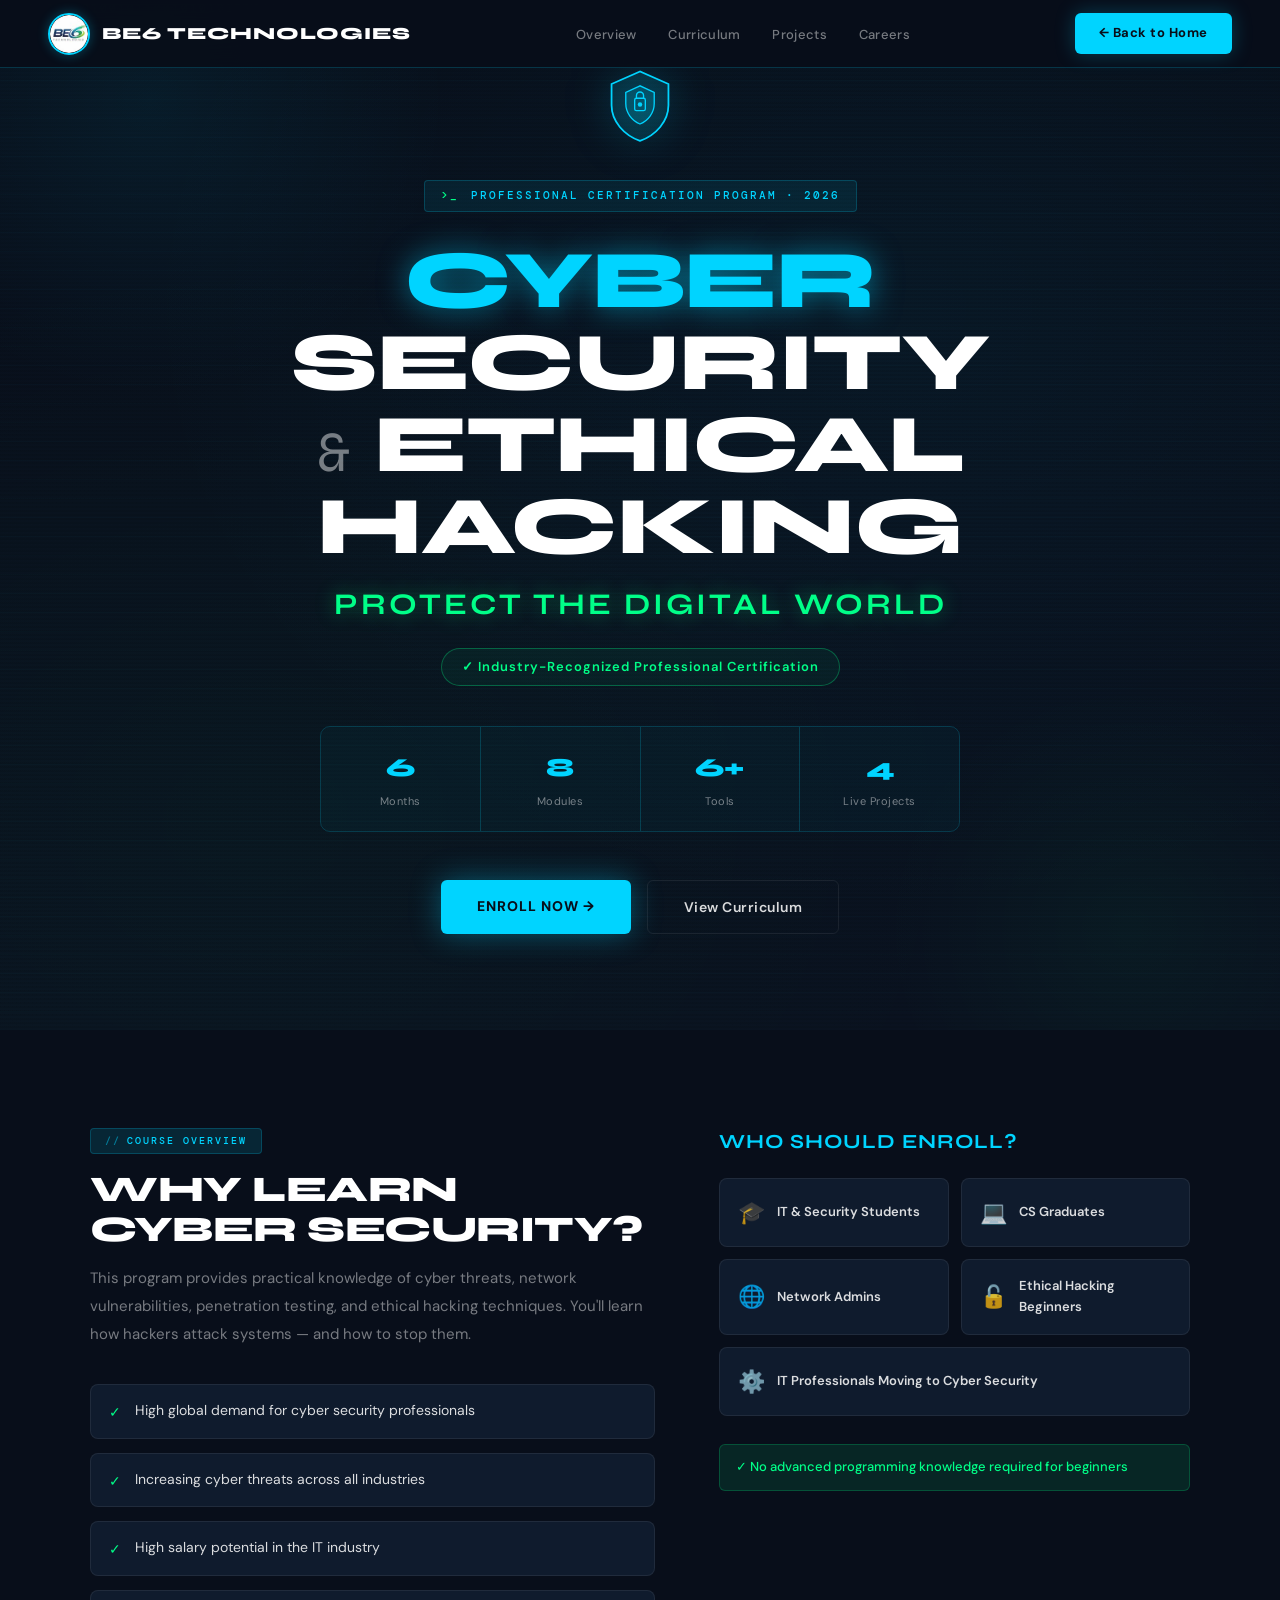
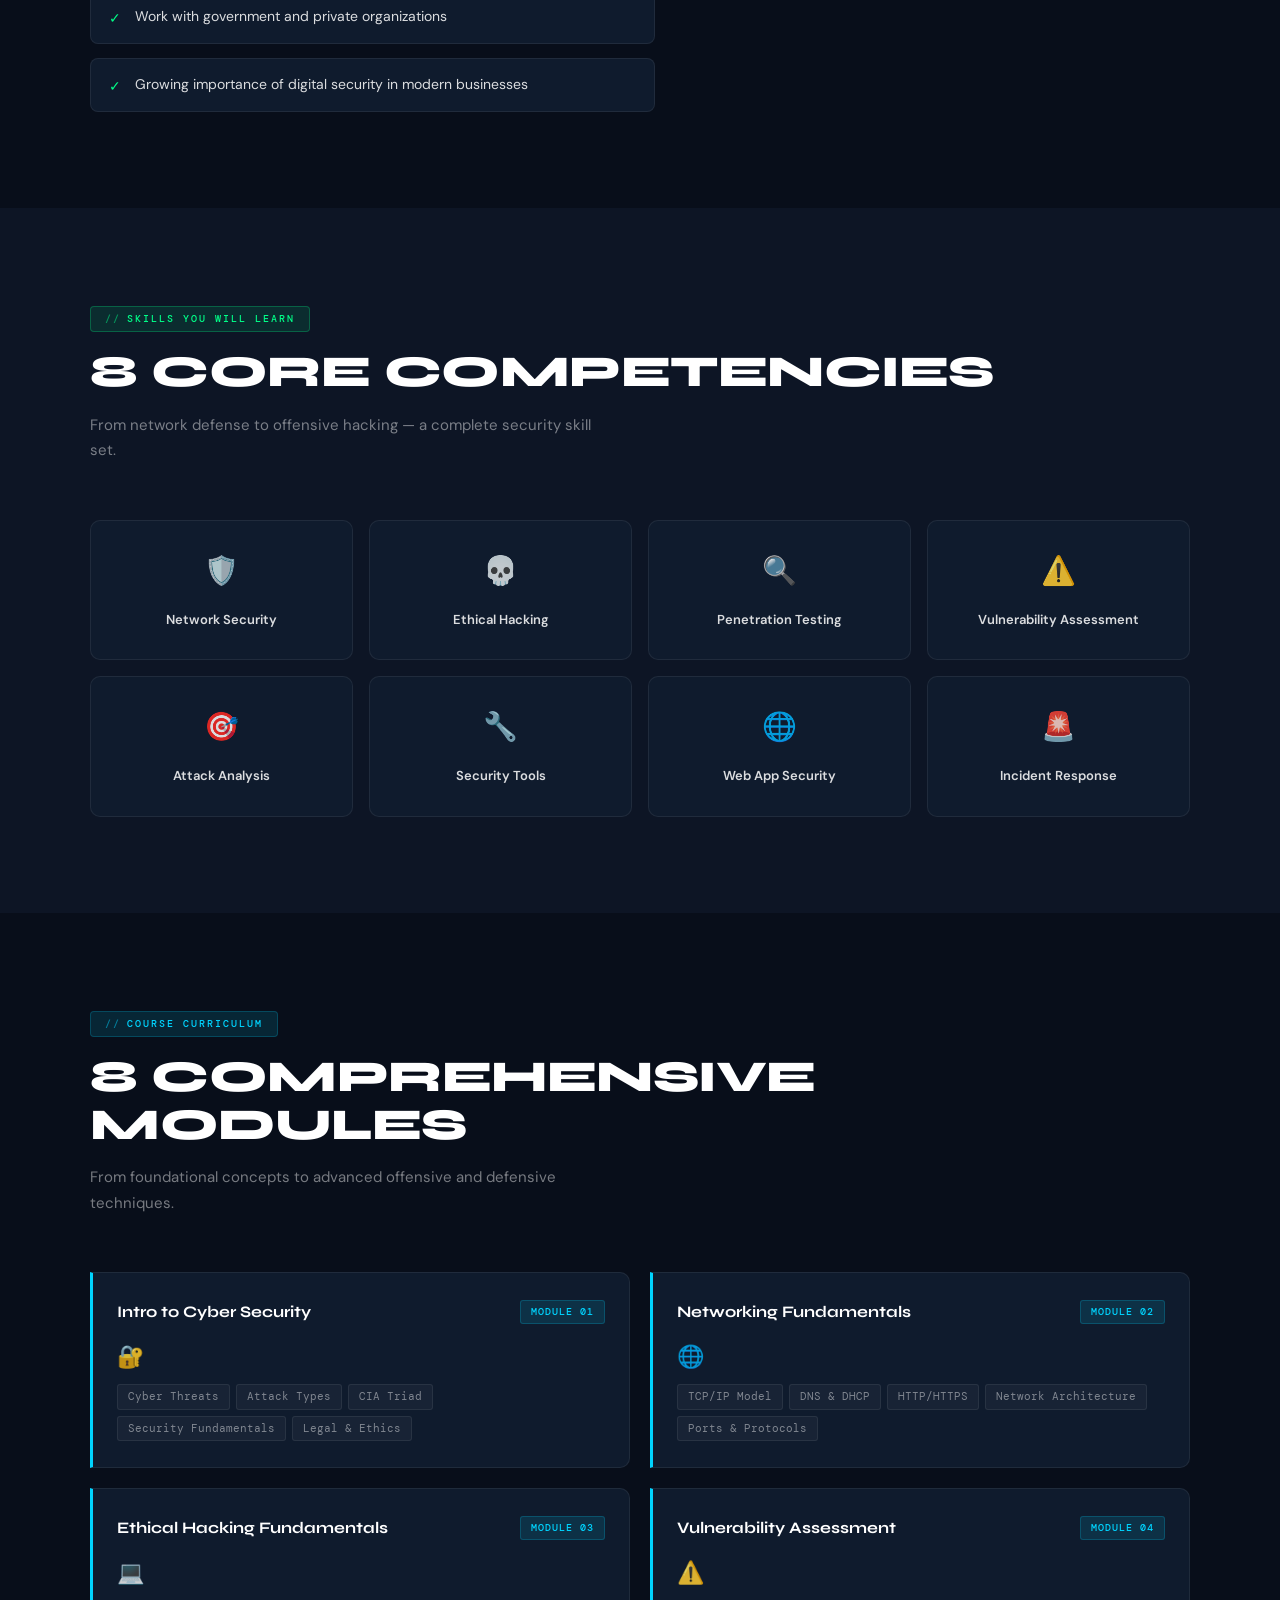
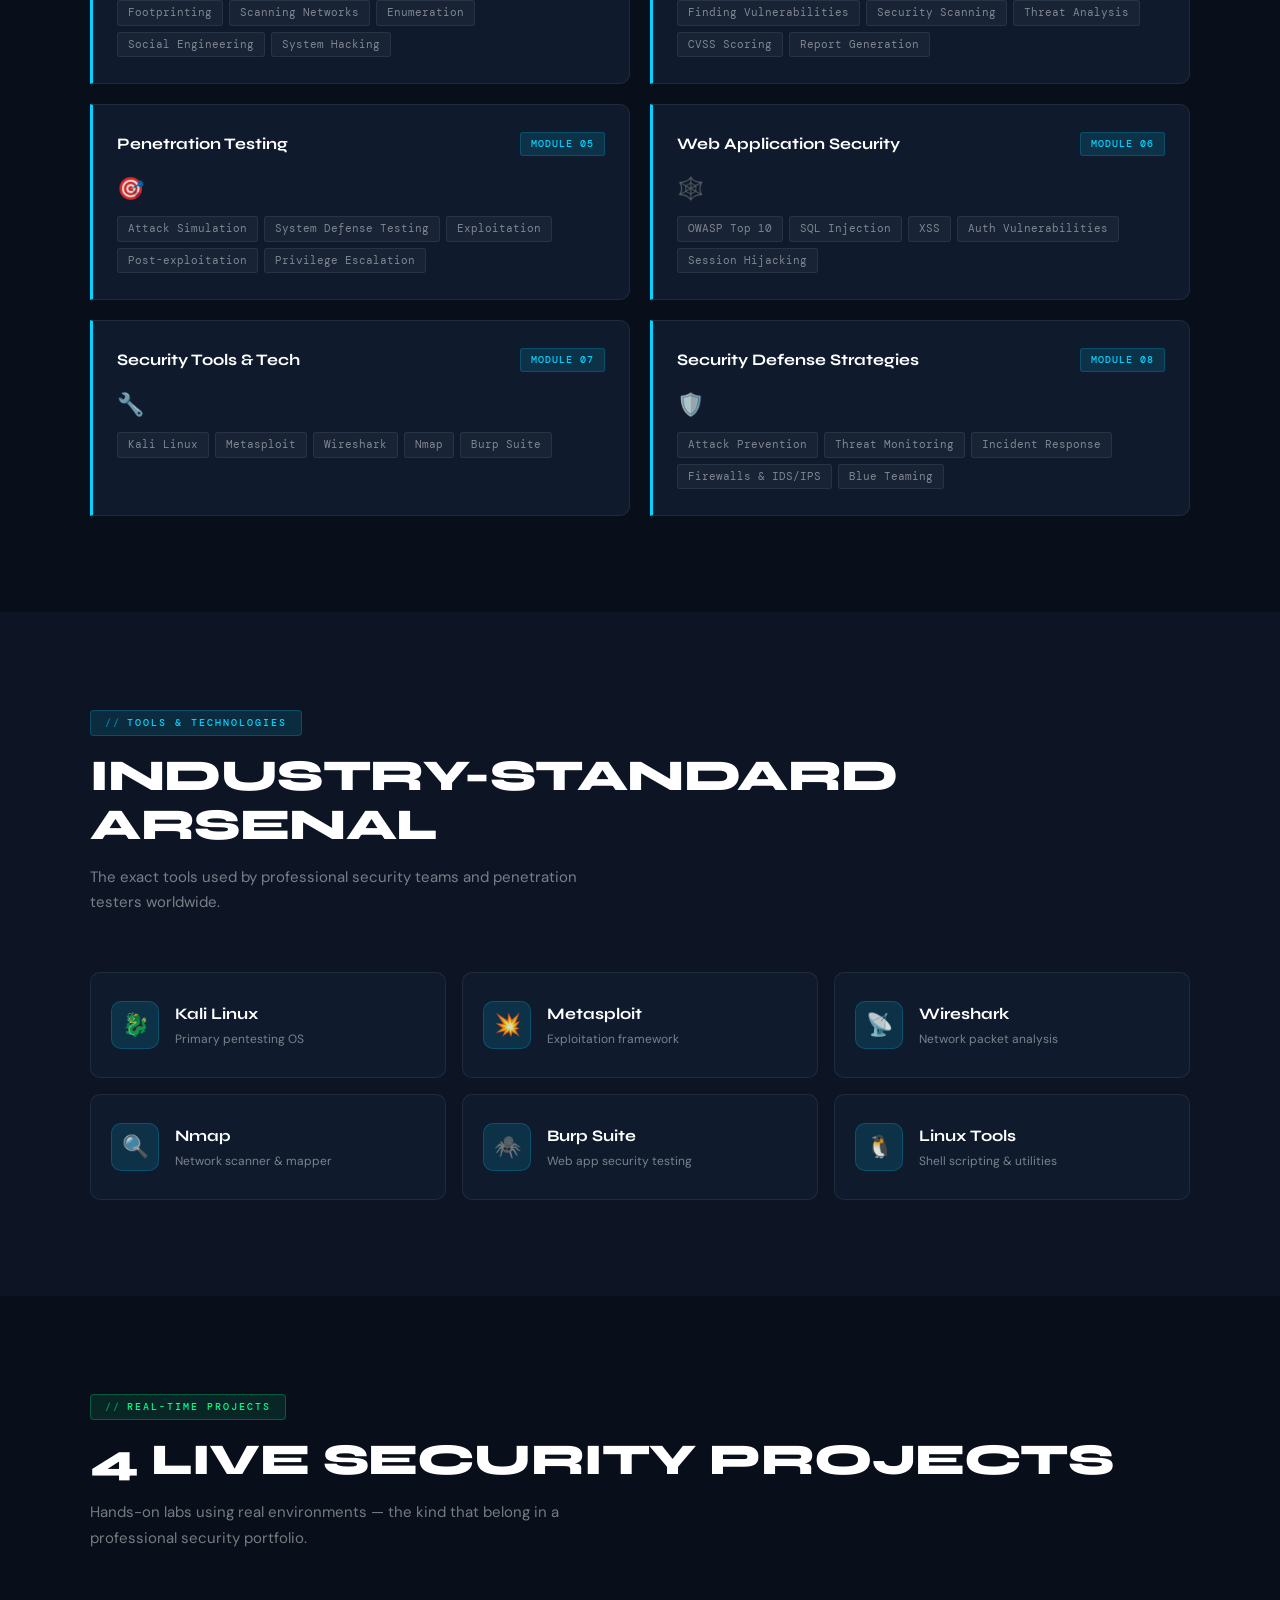
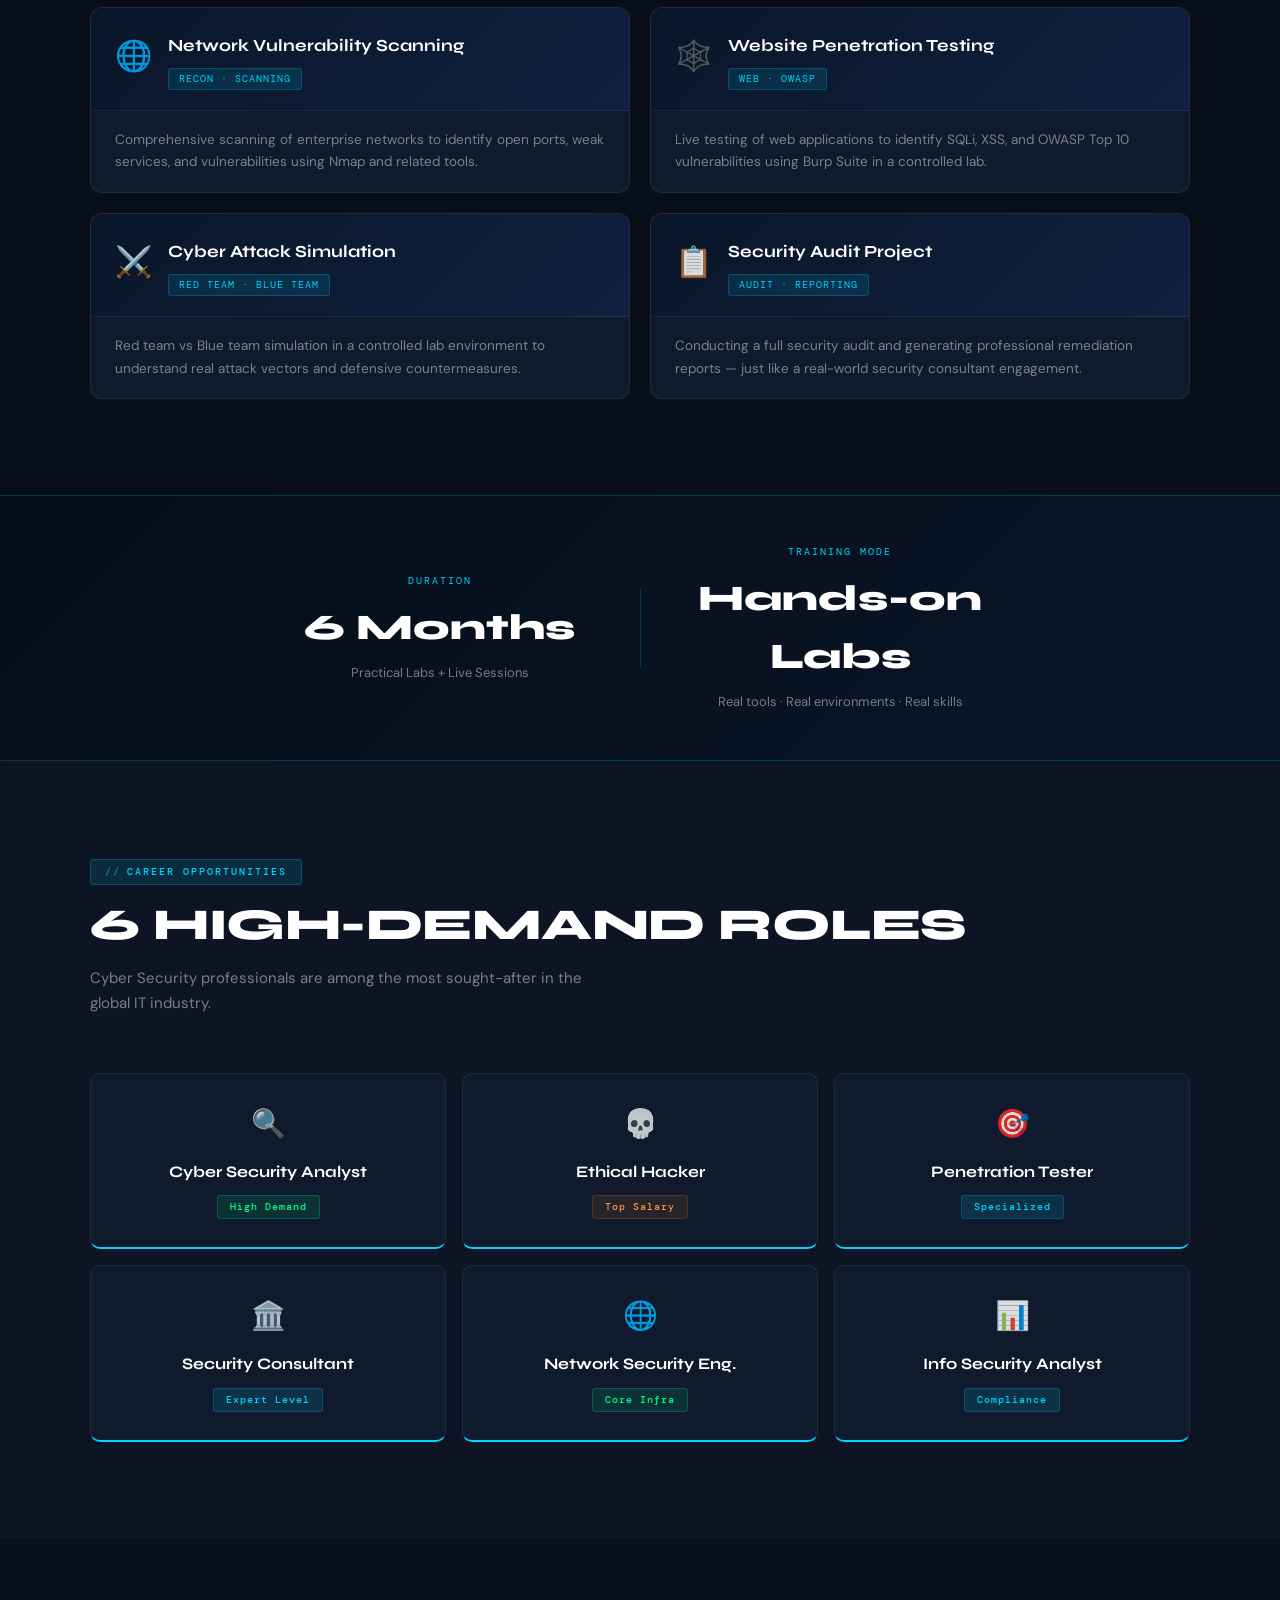
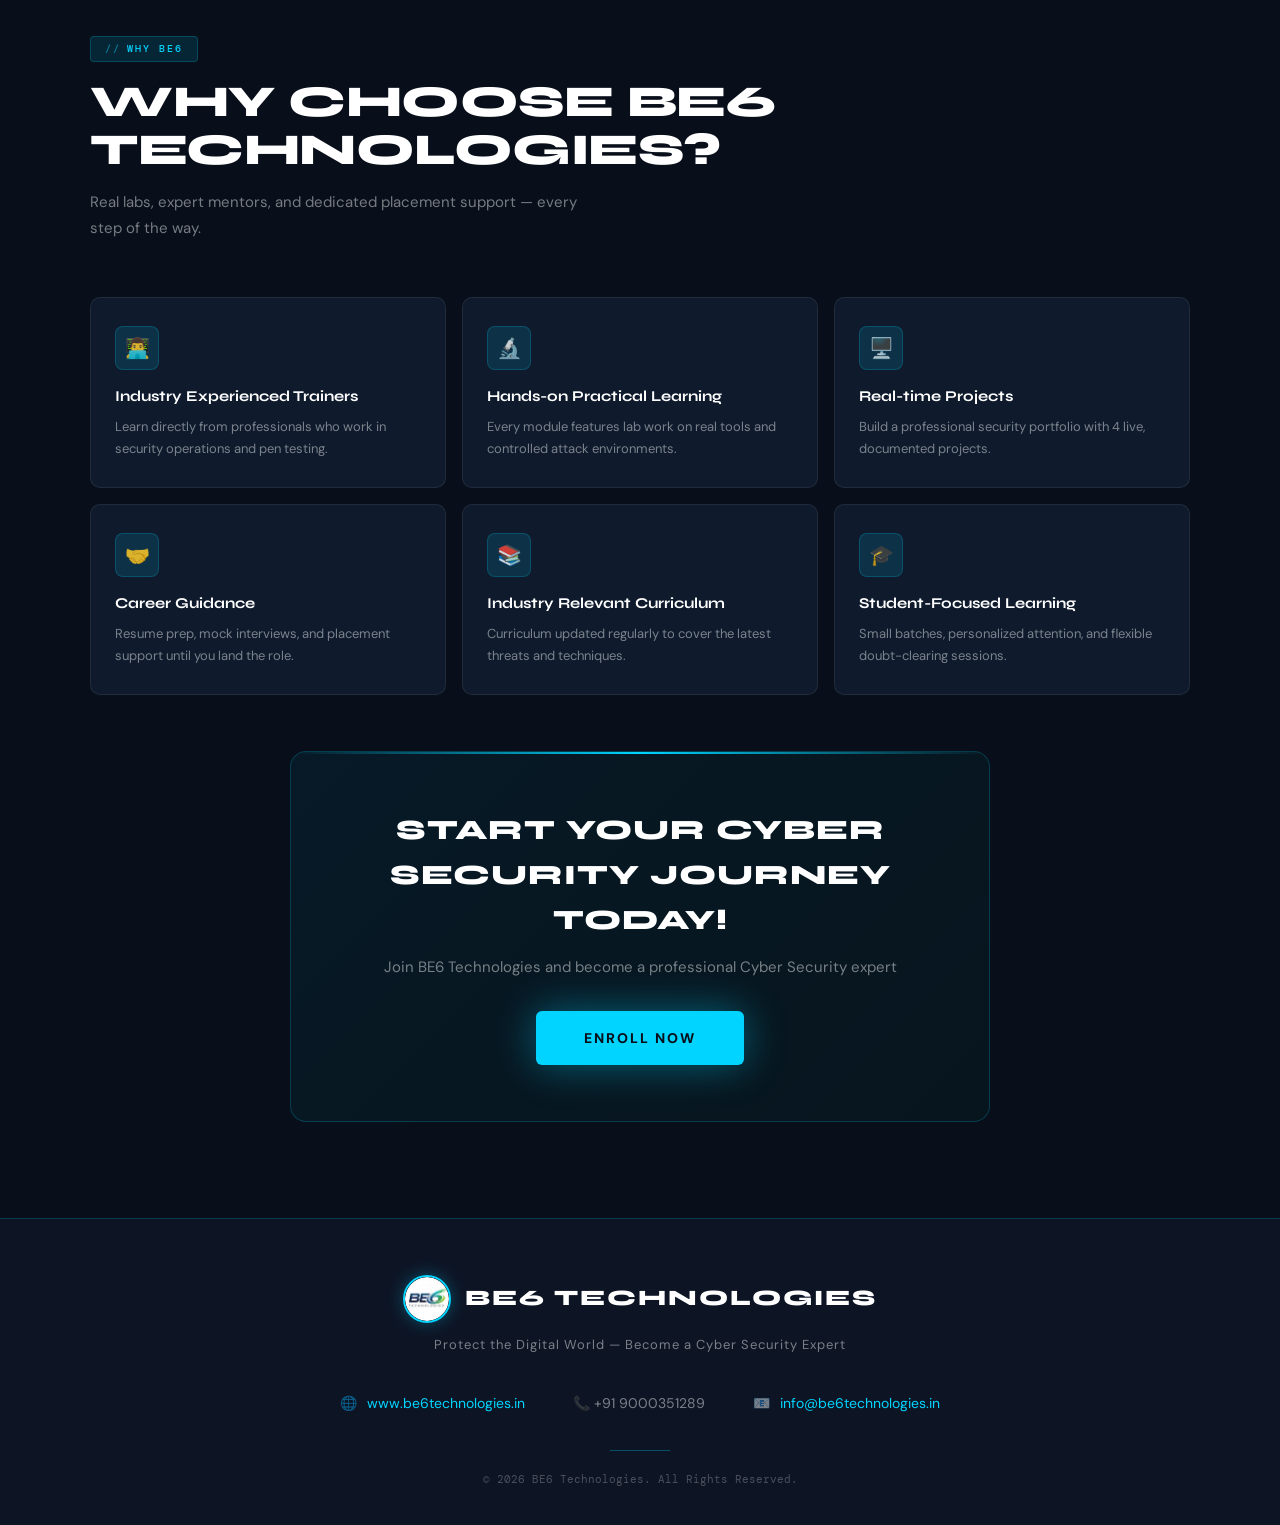
<file: src/html/Modules/Cyber.html>
<!DOCTYPE html>
<html lang="en">
<head>
<meta charset="UTF-8">
<meta name="viewport" content="width=device-width, initial-scale=1.0">
<title>BE6 Technologies – Cyber Security & Ethical Hacking</title>
<link href="https://fonts.googleapis.com/css2?family=Syne:wght@400;600;700;800&family=DM+Mono:wght@400;500&family=DM+Sans:wght@300;400;500;600&display=swap" rel="stylesheet">
<style>
  :root {
    --navy: #0a1628;
    --dark: #080e1a;
    --dark-2: #0d1525;
    --dark-3: #111d2e;
    --dark-card: #0f1b2d;
    --cyan: #00d4ff;
    --cyan-deep: #00d4ff;
    --cyan-dim: rgba(0,212,255,0.12);
    --cyan-border: rgba(0,212,255,0.2);
    --cyan-glow: rgba(0,212,255,0.06);
    --green: #00b8e0;
    --green-dim: rgba(0,255,136,0.1);
    --orange: #f97316;
    --orange-deep: #ea580c;
    --white: #ffffff;
    --text: rgba(255,255,255,0.85);
    --text-muted: rgba(255,255,255,0.45);
    --text-dim: rgba(255,255,255,0.25);
    --border: rgba(255,255,255,0.07);
  }

  * { margin: 0; padding: 0; box-sizing: border-box; }

  body {
    font-family: 'DM Sans', sans-serif;
    background: var(--dark);
    color: var(--text);
    line-height: 1.6;
    overflow-x: hidden;
    width: 100%;
    max-width: 100vw;
  }

  /* SCROLLBAR */
  ::-webkit-scrollbar { width: 4px; }
  ::-webkit-scrollbar-track { background: var(--dark); }
  ::-webkit-scrollbar-thumb { background: var(--cyan); border-radius: 2px; }

  /* NAV */
  nav {
    position: fixed; top: 0; left: 0; right: 0; z-index: 100;
    background: rgba(8,14,26,0.96);
    backdrop-filter: blur(16px);
    border-bottom: 1px solid var(--cyan-border);
    display: flex; align-items: center; justify-content: space-between;
    padding: 0 48px; height: 68px;
  }
  .nav-logo { display: flex; align-items: center; gap: 12px; }
  .nav-logo img { width: 42px; height: 42px; border-radius: 50%; object-fit: cover; border: 2px solid var(--cyan); box-shadow: 0 0 12px rgba(0,212,255,0.3); }
  .nav-brand { font-family: 'Syne', sans-serif; font-size: 17px; font-weight: 800; color: white; letter-spacing: 1px; }
  .nav-links { display: flex; gap: 32px; list-style: none; }
  .nav-links a { color: var(--text-muted); text-decoration: none; font-size: 13px; font-weight: 500; transition: color 0.2s; letter-spacing: 0.3px; }
  .nav-links a:hover { color: var(--cyan); }
  .nav-cta {
    background: var(--cyan); color: var(--dark);
    padding: 10px 24px; border-radius: 6px;
    font-size: 13px; font-weight: 700; text-decoration: none;
    letter-spacing: 0.5px; transition: all 0.2s;
    box-shadow: 0 0 20px rgba(0,212,255,0.25);
  }
  .nav-cta:hover { background: white; box-shadow: 0 0 30px rgba(0,212,255,0.4); transform: translateY(-1px); }

  /* HERO */
  .hero {
    min-height: 100vh;
    background: radial-gradient(ellipse at 70% 30%, rgba(0,212,255,0.05) 0%, transparent 60%),
                radial-gradient(ellipse at 20% 80%, rgba(0,255,136,0.03) 0%, transparent 50%),
                linear-gradient(180deg, #080e1a 0%, #0a1220 100%);
    display: flex; align-items: center; justify-content: center;
    text-align: center; position: relative; overflow: hidden;
    padding-top: 68px;
  }
  .hero-binary {
    position: absolute; inset: 0;
    font-family: 'DM Mono', monospace;
    font-size: 11px; color: rgba(0,212,255,0.04);
    line-height: 1.6; letter-spacing: 2px;
    overflow: hidden; pointer-events: none;
    background-image: repeating-linear-gradient(
      0deg, transparent, transparent 18px,
      rgba(0,212,255,0.015) 18px, rgba(0,212,255,0.015) 19px
    );
  }
  .hero-scanline {
    position: absolute; inset: 0;
    background: repeating-linear-gradient(
      0deg,
      transparent,
      transparent 2px,
      rgba(0,0,0,0.08) 2px,
      rgba(0,0,0,0.08) 4px
    );
    pointer-events: none;
  }
  .hero-glow-tl {
    position: absolute; width: 600px; height: 600px; border-radius: 50%;
    background: radial-gradient(circle, rgba(0,212,255,0.07) 0%, transparent 70%);
    top: -200px; left: -150px; pointer-events: none;
  }
  .hero-glow-br {
    position: absolute; width: 500px; height: 500px; border-radius: 50%;
    background: radial-gradient(circle, rgba(0,255,136,0.04) 0%, transparent 70%);
    bottom: -150px; right: -100px; pointer-events: none;
  }

  .hero-content { position: relative; z-index: 2; max-width: 900px; padding: 0 24px; }

  /* Animated shield */
  .hero-shield {
    width: 80px; height: 80px; margin: 0 auto 32px;
    position: relative;
  }
  .shield-svg { width: 80px; height: 80px; filter: drop-shadow(0 0 20px rgba(0,212,255,0.6)); animation: shieldPulse 3s ease-in-out infinite; }
  @keyframes shieldPulse {
    0%,100% { filter: drop-shadow(0 0 20px rgba(0,212,255,0.6)); }
    50% { filter: drop-shadow(0 0 40px rgba(0,212,255,0.9)); }
  }

  .hero-eyebrow {
    display: inline-flex; align-items: center; gap: 8px;
    background: rgba(0,212,255,0.08); border: 1px solid var(--cyan-border);
    color: var(--cyan); padding: 6px 16px; border-radius: 4px;
    font-family: 'DM Mono', monospace; font-size: 11px; font-weight: 500;
    letter-spacing: 2px; text-transform: uppercase;
    margin-bottom: 28px; animation: fadeUp 0.6s ease both;
  }
  .hero-eyebrow::before { content: '>_'; color: #00ff88; margin-right: 4px; }

  .hero-title {
    font-family: 'Syne', sans-serif;
    font-size: clamp(44px, 7.5vw, 82px); font-weight: 800;
    line-height: 1.0; color: white; margin-bottom: 12px;
    animation: fadeUp 0.7s 0.1s ease both;
    text-transform: uppercase; letter-spacing: -1px;
  }
  .hero-title .cyan { color: var(--cyan); text-shadow: 0 0 30px rgba(0,212,255,0.5); }
  .hero-title .amp { color: var(--text-muted); font-weight: 400; font-size: 0.7em; }

  .hero-sub-title {
    font-family: 'Syne', sans-serif;
    font-size: clamp(20px, 3vw, 30px); font-weight: 700;
    color: #00ff88; letter-spacing: 3px; text-transform: uppercase;
    margin-bottom: 20px; animation: fadeUp 0.7s 0.15s ease both;
    text-shadow: 0 0 20px rgba(0,255,136,0.4);
  }

  .hero-badge-cert {
    display: inline-flex; align-items: center; gap: 8px;
    border: 1px solid rgba(0,255,136,0.3);
    color: #00ff88; padding: 8px 20px; border-radius: 100px;
    font-size: 13px; font-weight: 600; letter-spacing: 1px;
    margin-bottom: 40px; animation: fadeUp 0.7s 0.2s ease both;
    background: rgba(0,255,136,0.05);
  }

  .hero-stats {
    display: flex; gap: 0; justify-content: center; margin-bottom: 48px;
    animation: fadeUp 0.7s 0.3s ease both;
    border: 1px solid var(--cyan-border); border-radius: 10px;
    overflow: hidden; max-width: 640px; margin-left: auto; margin-right: auto;
  }
  .hero-stat {
    flex: 1; padding: 20px 16px; text-align: center;
    border-right: 1px solid var(--cyan-border);
    background: rgba(0,212,255,0.03);
  }
  .hero-stat:last-child { border-right: none; }
  .hero-stat-num { font-family: 'Syne', sans-serif; font-size: 26px; font-weight: 800; color: var(--cyan); }
  .hero-stat-label { font-size: 11px; color: var(--text-muted); margin-top: 4px; letter-spacing: 0.5px; }

  .hero-btns { display: flex; gap: 16px; justify-content: center; animation: fadeUp 0.7s 0.4s ease both; }
  .btn-primary {
    background: var(--cyan); color: var(--dark);
    padding: 15px 36px; border-radius: 6px;
    font-size: 14px; font-weight: 800; text-decoration: none;
    letter-spacing: 1px; text-transform: uppercase; transition: all 0.2s;
    box-shadow: 0 0 30px rgba(0,212,255,0.35);
  }
  .btn-primary:hover { background: white; transform: translateY(-2px); box-shadow: 0 0 50px rgba(0,212,255,0.5); }
  .btn-outline {
    background: transparent; color: var(--text);
    padding: 15px 36px; border-radius: 6px;
    font-size: 14px; font-weight: 600; text-decoration: none;
    border: 1px solid var(--border); transition: all 0.2s;
    letter-spacing: 0.5px;
  }
  .btn-outline:hover { border-color: var(--cyan); color: var(--cyan); }

  @keyframes fadeUp { from { opacity:0; transform:translateY(24px); } to { opacity:1; transform:translateY(0); } }

  /* SECTIONS */
  section { padding: 96px 48px; }
  .section-inner { max-width: 1100px; margin: 0 auto; }
  .section-tag {
    display: inline-flex; align-items: center; gap: 6px;
    background: var(--cyan-dim); border: 1px solid var(--cyan-border);
    color: var(--cyan); padding: 4px 14px; border-radius: 4px;
    font-family: 'DM Mono', monospace; font-size: 10px; font-weight: 500;
    letter-spacing: 2px; text-transform: uppercase; margin-bottom: 16px;
  }
  .section-tag::before { content: '//'; opacity: 0.5; }
  .section-tag.green {
    background: var(--green-dim); border-color: rgba(0,255,136,0.25); color: #00ff88;
  }
  .section-title {
    font-family: 'Syne', sans-serif; font-size: clamp(28px, 4vw, 44px); font-weight: 800;
    color: white; line-height: 1.1; margin-bottom: 16px;
    text-transform: uppercase; letter-spacing: -0.5px;
  }
  .section-sub { font-size: 15px; color: var(--text-muted); max-width: 520px; margin-bottom: 56px; line-height: 1.7; }

  /* OVERVIEW */
  .overview-section { background: var(--dark); }
  .overview-grid { display: grid; grid-template-columns: 1.2fr 1fr; gap: 64px; align-items: start; }
  .overview-desc { font-size: 15px; color: var(--text-muted); line-height: 1.85; margin-bottom: 36px; }
  .why-list { display: flex; flex-direction: column; gap: 14px; }
  .why-item {
    display: flex; align-items: flex-start; gap: 14px;
    background: var(--dark-card); border: 1px solid var(--border);
    border-radius: 8px; padding: 14px 18px;
    transition: all 0.2s;
  }
  .why-item:hover { border-color: var(--cyan-border); background: var(--cyan-glow); }
  .why-item-icon { color: #00ff88; font-size: 14px; margin-top: 2px; flex-shrink: 0; font-family: 'DM Mono', monospace; }
  .why-item-text { font-size: 14px; color: var(--text); }

  /* AUDIENCE */
  .audience-title { font-family: 'Syne', sans-serif; font-size: 20px; font-weight: 700; color: var(--cyan); margin-bottom: 20px; text-transform: uppercase; letter-spacing: 1px; }
  .audience-grid { display: grid; grid-template-columns: 1fr 1fr; gap: 12px; margin-bottom: 28px; }
  .audience-card {
    background: var(--dark-card); border: 1px solid var(--border);
    border-radius: 8px; padding: 16px 18px;
    display: flex; align-items: center; gap: 12px;
    transition: all 0.2s;
  }
  .audience-card:hover { border-color: var(--cyan-border); background: var(--cyan-glow); }
  .audience-icon { font-size: 22px; }
  .audience-name { font-size: 13px; font-weight: 600; color: var(--text); }
  .no-prereq {
    background: var(--green-dim); border: 1px solid rgba(0,255,136,0.2);
    border-radius: 6px; padding: 12px 16px;
    font-size: 13px; color: #00ff88; font-weight: 500;
    display: flex; align-items: center; gap: 8px;
  }

  /* SKILLS */
  .skills-section { background: var(--dark-2); }
  .skills-grid { display: grid; grid-template-columns: repeat(4, 1fr); gap: 16px; }
  .skill-card {
    background: var(--dark-card); border: 1px solid var(--border);
    border-radius: 10px; padding: 28px 16px; text-align: center;
    transition: all 0.25s; position: relative; overflow: hidden;
  }
  .skill-card::before {
    content: ''; position: absolute; inset: 0;
    background: linear-gradient(135deg, var(--cyan-dim), transparent);
    opacity: 0; transition: opacity 0.25s;
  }
  .skill-card:hover { border-color: var(--cyan-border); transform: translateY(-3px); box-shadow: 0 8px 30px rgba(0,212,255,0.1); }
  .skill-card:hover::before { opacity: 1; }
  .skill-icon { font-size: 28px; margin-bottom: 12px; display: block; position: relative; z-index: 1; }
  .skill-name { font-size: 13px; font-weight: 600; color: var(--text); position: relative; z-index: 1; }

  /* CURRICULUM */
  .curriculum-section { background: var(--dark); }
  .modules-grid { display: grid; grid-template-columns: repeat(2, 1fr); gap: 20px; }
  .module-card {
    background: var(--dark-card); border: 1px solid var(--border);
    border-left: 3px solid var(--cyan); border-radius: 0 10px 10px 0;
    padding: 26px 24px; position: relative;
    transition: all 0.25s;
  }
  .module-card:hover { border-color: var(--cyan); background: var(--cyan-glow); box-shadow: -4px 0 20px rgba(0,212,255,0.1); transform: translateX(2px); }
  .module-header { display: flex; align-items: center; justify-content: space-between; margin-bottom: 14px; }
  .module-name { font-family: 'Syne', sans-serif; font-size: 16px; font-weight: 700; color: white; }
  .module-num {
    font-family: 'DM Mono', monospace; font-size: 10px; font-weight: 500;
    color: var(--cyan); background: var(--cyan-dim); border: 1px solid var(--cyan-border);
    padding: 3px 10px; border-radius: 3px; letter-spacing: 1px;
  }
  .module-icon { font-size: 22px; margin-bottom: 10px; display: block; }
  .module-topics { display: flex; flex-wrap: wrap; gap: 6px; }
  .topic-tag {
    background: rgba(255,255,255,0.04); border: 1px solid var(--border);
    color: var(--text-muted); padding: 3px 10px; border-radius: 3px;
    font-size: 11px; font-family: 'DM Mono', monospace;
  }

  /* TOOLS */
  .tools-section { background: var(--dark-2); }
  .tools-grid { display: grid; grid-template-columns: repeat(3, 1fr); gap: 16px; }
  .tool-card {
    background: var(--dark-card); border: 1px solid var(--border);
    border-radius: 10px; padding: 28px 20px;
    display: flex; align-items: center; gap: 16px;
    transition: all 0.25s;
  }
  .tool-card:hover { border-color: var(--cyan-border); box-shadow: 0 4px 24px rgba(0,212,255,0.08); background: var(--cyan-glow); }
  .tool-icon-wrap {
    width: 48px; height: 48px; border-radius: 10px;
    background: var(--cyan-dim); border: 1px solid var(--cyan-border);
    display: flex; align-items: center; justify-content: center;
    font-size: 22px; flex-shrink: 0;
  }
  .tool-name { font-family: 'Syne', sans-serif; font-size: 16px; font-weight: 700; color: white; }
  .tool-desc { font-size: 12px; color: var(--text-muted); margin-top: 3px; }

  /* PROJECTS */
  .projects-section { background: var(--dark); }
  .projects-grid { display: grid; grid-template-columns: repeat(2, 1fr); gap: 20px; }
  .project-card {
    background: var(--dark-card); border: 1px solid var(--border);
    border-radius: 12px; overflow: hidden;
    transition: all 0.25s;
  }
  .project-card:hover { border-color: var(--cyan-border); transform: translateY(-3px); box-shadow: 0 12px 40px rgba(0,212,255,0.08); }
  .project-top {
    background: linear-gradient(135deg, #0a1628, #0f2040);
    border-bottom: 1px solid var(--border);
    padding: 24px 24px 20px;
    display: flex; align-items: flex-start; gap: 16px;
  }
  .project-emoji { font-size: 30px; flex-shrink: 0; }
  .project-name { font-family: 'Syne', sans-serif; font-size: 17px; font-weight: 700; color: white; margin-bottom: 4px; }
  .project-tag {
    display: inline-block; background: var(--cyan-dim); border: 1px solid var(--cyan-border);
    color: var(--cyan); padding: 2px 10px; border-radius: 3px;
    font-size: 10px; font-family: 'DM Mono', monospace; letter-spacing: 1px;
  }
  .project-bottom { padding: 18px 24px; }
  .project-desc { font-size: 13.5px; color: var(--text-muted); line-height: 1.7; }

  /* DURATION BAND */
  .duration-band {
    background: linear-gradient(135deg, #050d18, #0a1628);
    border-top: 1px solid var(--cyan-border); border-bottom: 1px solid var(--cyan-border);
    padding: 48px;
  }
  .duration-inner { max-width: 800px; margin: 0 auto; display: grid; grid-template-columns: 1fr 1px 1fr; gap: 0; align-items: center; text-align: center; }
  .duration-divider { background: var(--cyan-border); height: 80px; align-self: center; }
  .dur-label { font-family: 'DM Mono', monospace; font-size: 10px; letter-spacing: 2px; color: var(--cyan); text-transform: uppercase; margin-bottom: 10px; }
  .dur-value { font-family: 'Syne', sans-serif; font-size: 36px; font-weight: 800; color: white; }
  .dur-sub { font-size: 13px; color: var(--text-muted); margin-top: 6px; }

  /* CAREERS */
  .careers-section { background: var(--dark-2); }
  .careers-grid { display: grid; grid-template-columns: repeat(3, 1fr); gap: 16px; }
  .career-card {
    background: var(--dark-card); border: 1px solid var(--border);
    border-radius: 10px; padding: 28px 20px; text-align: center;
    border-bottom: 2px solid var(--cyan);
    transition: all 0.25s; position: relative;
  }
  .career-card:hover { border-color: var(--cyan); background: var(--cyan-glow); transform: translateY(-3px); box-shadow: 0 12px 30px rgba(0,212,255,0.1); }
  .career-icon { font-size: 28px; margin-bottom: 12px; }
  .career-name { font-family: 'Syne', sans-serif; font-size: 16px; font-weight: 700; color: white; margin-bottom: 8px; }
  .career-badge {
    display: inline-block; padding: 3px 12px; border-radius: 3px; font-size: 10px;
    font-family: 'DM Mono', monospace; letter-spacing: 1px; font-weight: 500;
  }
  .badge-demand { background: rgba(0,255,136,0.1); color: #00ff88; border: 1px solid rgba(0,255,136,0.2); }
  .badge-salary { background: rgba(249,115,22,0.1); color: #fb923c; border: 1px solid rgba(249,115,22,0.2); }
  .badge-spec { background: var(--cyan-dim); color: var(--cyan); border: 1px solid var(--cyan-border); }

  /* WHY US */
  .whyus-section { background: var(--dark); }
  .whyus-grid { display: grid; grid-template-columns: repeat(3, 1fr); gap: 16px; margin-bottom: 56px; }
  .whyus-card {
    background: var(--dark-card); border: 1px solid var(--border);
    border-radius: 10px; padding: 28px 24px;
    transition: all 0.25s;
  }
  .whyus-card:hover { border-color: var(--cyan-border); background: var(--cyan-glow); }
  .whyus-icon-wrap {
    width: 44px; height: 44px; border-radius: 8px;
    background: var(--cyan-dim); border: 1px solid var(--cyan-border);
    display: flex; align-items: center; justify-content: center;
    font-size: 20px; margin-bottom: 14px;
  }
  .whyus-name { font-family: 'Syne', sans-serif; font-size: 15px; font-weight: 700; color: white; margin-bottom: 8px; }
  .whyus-desc { font-size: 13px; color: var(--text-muted); line-height: 1.65; }

  /* CTA */
  .cta-block {
    background: linear-gradient(135deg, rgba(0,212,255,0.06), rgba(0,255,136,0.03));
    border: 1px solid var(--cyan-border); border-radius: 16px;
    padding: 56px 48px; text-align: center; max-width: 700px; margin: 0 auto;
    position: relative; overflow: hidden;
  }
  .cta-block::before {
    content: ''; position: absolute; top: 0; left: 0; right: 0; height: 2px;
    background: linear-gradient(90deg, transparent, var(--cyan), transparent);
  }
  .cta-title { font-family: 'Syne', sans-serif; font-size: 28px; font-weight: 800; color: white; text-transform: uppercase; letter-spacing: 1px; margin-bottom: 12px; }
  .cta-sub { font-size: 15px; color: var(--text-muted); margin-bottom: 32px; }
  .cta-btn {
    display: inline-block; background: var(--cyan); color: var(--dark);
    padding: 16px 48px; border-radius: 6px;
    font-size: 14px; font-weight: 800; text-decoration: none;
    letter-spacing: 2px; text-transform: uppercase;
    box-shadow: 0 0 40px rgba(0,212,255,0.4); transition: all 0.2s;
  }
  .cta-btn:hover { background: white; box-shadow: 0 0 60px rgba(0,212,255,0.6); transform: translateY(-2px); }

  /* FOOTER */
  footer {
    background: var(--dark-2);
    border-top: 1px solid var(--cyan-border);
    padding: 56px 48px 36px;
    text-align: center;
  }
  .footer-logo { display: flex; align-items: center; justify-content: center; gap: 14px; margin-bottom: 12px; }
  .footer-logo img { width: 48px; height: 48px; border-radius: 50%; border: 2px solid var(--cyan); box-shadow: 0 0 16px rgba(0,212,255,0.3); }
  .footer-brand { font-family: 'Syne', sans-serif; font-size: 22px; font-weight: 800; color: white; letter-spacing: 2px; }
  .footer-tagline { font-size: 13px; color: var(--text-muted); letter-spacing: 1px; margin-bottom: 36px; }
  .footer-contacts { display: flex; justify-content: center; gap: 48px; margin-bottom: 36px; flex-wrap: wrap; }
  .footer-contact { display: flex; align-items: center; gap: 10px; font-size: 14px; color: var(--text-muted); }
  .footer-contact a { color: var(--cyan); text-decoration: none; }
  .footer-contact a:hover { color: white; }
  .footer-divider { width: 60px; height: 1px; background: var(--cyan); margin: 0 auto 20px; opacity: 0.3; }
  .footer-copy { font-size: 11px; color: var(--text-dim); font-family: 'DM Mono', monospace; }

  /* ── MOBILE RESPONSIVE ─────────────────────────────────── */
  @media (max-width: 768px) {
    /* NAV */
    nav { padding: 0 16px; height: 60px; }
    .nav-links { display: none; }
    .nav-brand { font-size: 13px; letter-spacing: 0.5px; }
    .nav-logo img { width: 34px; height: 34px; }
    .nav-cta { padding: 8px 14px; font-size: 11px; }

    /* HERO */
    .hero { padding-top: 60px; min-height: 100svh; }
    .hero-content { padding: 0 16px; }
    .hero-shield { width: 60px; height: 60px; margin-bottom: 20px; }
    .shield-svg { width: 60px; height: 60px; }
    .hero-eyebrow { font-size: 9px; padding: 5px 12px; margin-bottom: 18px; letter-spacing: 1px; }
    .hero-title { font-size: clamp(30px, 9vw, 48px); letter-spacing: -0.5px; margin-bottom: 10px; }
    .hero-sub-title { font-size: clamp(14px, 4vw, 20px); letter-spacing: 2px; margin-bottom: 16px; }
    .hero-badge-cert { font-size: 11px; padding: 7px 14px; margin-bottom: 24px; }
    .hero-stats { margin-bottom: 28px; }
    .hero-stat { padding: 14px 8px; }
    .hero-stat-num { font-size: 20px; }
    .hero-stat-label { font-size: 10px; }
    .hero-btns { flex-direction: column; align-items: center; gap: 10px; }
    .btn-primary, .btn-outline { width: 100%; max-width: 280px; text-align: center; padding: 13px 20px; }
    .hero-glow-tl { width: 250px; height: 250px; }
    .hero-glow-br { display: none; }

    /* SECTIONS */
    section { padding: 48px 16px; }
    .section-title { font-size: clamp(20px, 6vw, 32px); }
    .section-sub { font-size: 14px; margin-bottom: 28px; }

    /* OVERVIEW */
    .overview-grid { grid-template-columns: 1fr; gap: 32px; }
    .overview-desc { font-size: 14px; margin-bottom: 24px; }
    .audience-grid { grid-template-columns: 1fr 1fr; gap: 10px; }
    .audience-card { padding: 12px 10px; gap: 8px; }
    .audience-icon { font-size: 18px; }
    .audience-name { font-size: 12px; }

    /* SKILLS */
    .skills-grid { grid-template-columns: repeat(2, 1fr); gap: 10px; }
    .skill-card { padding: 20px 10px; }
    .skill-icon { font-size: 24px; margin-bottom: 8px; }
    .skill-name { font-size: 12px; }

    /* CURRICULUM */
    .modules-grid { grid-template-columns: 1fr; gap: 12px; }
    .module-card { padding: 20px 16px; }
    .module-name { font-size: 14px; }
    .module-header { flex-direction: column; align-items: flex-start; gap: 6px; }

    /* TOOLS */
    .tools-grid { grid-template-columns: 1fr; gap: 10px; }
    .tool-card { padding: 20px 16px; }

    /* PROJECTS */
    .projects-grid { grid-template-columns: 1fr; gap: 14px; }
    .project-top { padding: 20px 16px 16px; }
    .project-bottom { padding: 14px 16px; }
    .project-name { font-size: 15px; }

    /* DURATION BAND */
    .duration-band { padding: 32px 16px; }
    .duration-inner { grid-template-columns: 1fr; gap: 28px; }
    .duration-divider { display: none; }
    .dur-value { font-size: 26px; }

    /* CAREERS */
    .careers-grid { grid-template-columns: 1fr 1fr; gap: 12px; }
    .career-card { padding: 20px 12px; }
    .career-icon { font-size: 22px; }
    .career-name { font-size: 13px; }

    /* WHY US */
    .whyus-grid { grid-template-columns: 1fr; gap: 12px; }
    .whyus-card { padding: 20px 16px; }

    /* CTA */
    .cta-block { padding: 36px 20px; }
    .cta-title { font-size: 20px; }
    .cta-btn { padding: 14px 28px; font-size: 12px; }

    /* FOOTER */
    footer { padding: 40px 16px 28px; }
    .footer-contacts { flex-direction: column; gap: 12px; align-items: center; }
    .footer-brand { font-size: 16px; }
  }

  @media (max-width: 480px) {
    .hero-title { font-size: clamp(26px, 10vw, 36px); }
    .skills-grid { grid-template-columns: repeat(2, 1fr); }
    .careers-grid { grid-template-columns: 1fr; }
    .audience-grid { grid-template-columns: 1fr; }
    .tools-grid { grid-template-columns: 1fr; }
  }
</style>
</head>
<body>

<!-- NAV -->
<nav>
  <div class="nav-logo">
    <img src="[data-uri]" alt="BE6 Technologies">
    <span class="nav-brand">BE6 TECHNOLOGIES</span>
  </div>
  <ul class="nav-links">
    <li><a href="#overview">Overview</a></li>
    <li><a href="#curriculum">Curriculum</a></li>
    <li><a href="#projects">Projects</a></li>
    <li><a href="#careers">Careers</a></li>
  </ul>
  <a href="/be6technologies/src/html/index.html" class="nav-cta">← Back to Home</a>
</nav>

<!-- HERO -->
<section class="hero">
  <div class="hero-binary">010101010010110010101011100101010101010101010001010101010010110010101 101010010110010101011100101010101010101010001010101010010110010101 010101010010110010101011100101010101010101010001010101010010110010101 101010010110010101011100101010101010101010001010101010010110010101 0010110010101011100101010101010101010001010101010010110010101010101 101010010110010101011100101010101010101010001010101010010110010101 010101010010110010101011100101010101010101010001010101010010110010101</div>
  <div class="hero-scanline"></div>
  <div class="hero-glow-tl"></div>
  <div class="hero-glow-br"></div>
  <div class="hero-content">
    <div class="hero-shield">
      <svg class="shield-svg" viewBox="0 0 80 90" fill="none" xmlns="http://www.w3.org/2000/svg">
        <path d="M40 4L8 18V42C8 60 22 75.5 40 82C58 75.5 72 60 72 42V18L40 4Z" fill="rgba(0,212,255,0.1)" stroke="#00d4ff" stroke-width="2"/>
        <path d="M40 20L24 27.5V40C24 50.5 31 59.5 40 63C49 59.5 56 50.5 56 40V27.5L40 20Z" fill="rgba(0,212,255,0.15)" stroke="#00d4ff" stroke-width="1.5"/>
        <rect x="34" y="34" width="12" height="14" rx="2" fill="none" stroke="#00d4ff" stroke-width="1.5"/>
        <circle cx="40" cy="41" r="2.5" fill="#00d4ff"/>
        <path d="M36 34V31C36 28.79 37.79 27 40 27C42.21 27 44 28.79 44 31V34" stroke="#00d4ff" stroke-width="1.5" fill="none"/>
      </svg>
    </div>
    <div class="hero-eyebrow">Professional Certification Program · 2026</div>
    <h1 class="hero-title"><span class="cyan">Cyber</span> Security<br><span class="amp">&</span> Ethical Hacking</h1>
    <div class="hero-sub-title">Protect the Digital World</div>
    <div class="hero-badge-cert">✓ Industry-Recognized Professional Certification</div>
    <div class="hero-stats">
      <div class="hero-stat">
        <div class="hero-stat-num">6</div>
        <div class="hero-stat-label">Months</div>
      </div>
      <div class="hero-stat">
        <div class="hero-stat-num">8</div>
        <div class="hero-stat-label">Modules</div>
      </div>
      <div class="hero-stat">
        <div class="hero-stat-num">6+</div>
        <div class="hero-stat-label">Tools</div>
      </div>
      <div class="hero-stat">
        <div class="hero-stat-num">4</div>
        <div class="hero-stat-label">Live Projects</div>
      </div>
    </div>
    <div class="hero-btns">
      <a href="#enroll" class="btn-primary" id="enroll" onclick="window.location.href='/be6technologies/src/html/Register/BE6_Register.html'">Enroll Now →</a>
      <a href="#curriculum" class="btn-outline">View Curriculum</a>
    </div>
  </div>
</section>

<!-- OVERVIEW + AUDIENCE -->
<section class="overview-section" id="overview">
  <div class="section-inner">
    <div class="overview-grid">
      <div>
        <div class="section-tag">Course Overview</div>
        <h2 class="section-title" style="font-size:clamp(24px,3vw,36px);">Why Learn Cyber Security?</h2>
        <p class="overview-desc">This program provides practical knowledge of cyber threats, network vulnerabilities, penetration testing, and ethical hacking techniques. You'll learn how hackers attack systems — and how to stop them.</p>
        <div class="why-list">
          <div class="why-item"><span class="why-item-icon">✓</span><span class="why-item-text">High global demand for cyber security professionals</span></div>
          <div class="why-item"><span class="why-item-icon">✓</span><span class="why-item-text">Increasing cyber threats across all industries</span></div>
          <div class="why-item"><span class="why-item-icon">✓</span><span class="why-item-text">High salary potential in the IT industry</span></div>
          <div class="why-item"><span class="why-item-icon">✓</span><span class="why-item-text">Work with government and private organizations</span></div>
          <div class="why-item"><span class="why-item-icon">✓</span><span class="why-item-text">Growing importance of digital security in modern businesses</span></div>
        </div>
      </div>
      <div>
        <div class="audience-title">Who Should Enroll?</div>
        <div class="audience-grid">
          <div class="audience-card"><span class="audience-icon">🎓</span><span class="audience-name">IT & Security Students</span></div>
          <div class="audience-card"><span class="audience-icon">💻</span><span class="audience-name">CS Graduates</span></div>
          <div class="audience-card"><span class="audience-icon">🌐</span><span class="audience-name">Network Admins</span></div>
          <div class="audience-card"><span class="audience-icon">🔓</span><span class="audience-name">Ethical Hacking Beginners</span></div>
          <div class="audience-card" style="grid-column:span 2;"><span class="audience-icon">⚙️</span><span class="audience-name">IT Professionals Moving to Cyber Security</span></div>
        </div>
        <div class="no-prereq">✓ No advanced programming knowledge required for beginners</div>
      </div>
    </div>
  </div>
</section>

<!-- SKILLS -->
<section class="skills-section">
  <div class="section-inner">
    <div class="section-tag green">Skills You Will Learn</div>
    <h2 class="section-title">8 Core Competencies</h2>
    <p class="section-sub">From network defense to offensive hacking — a complete security skill set.</p>
    <div class="skills-grid">
      <div class="skill-card"><span class="skill-icon">🛡️</span><span class="skill-name">Network Security</span></div>
      <div class="skill-card"><span class="skill-icon">💀</span><span class="skill-name">Ethical Hacking</span></div>
      <div class="skill-card"><span class="skill-icon">🔍</span><span class="skill-name">Penetration Testing</span></div>
      <div class="skill-card"><span class="skill-icon">⚠️</span><span class="skill-name">Vulnerability Assessment</span></div>
      <div class="skill-card"><span class="skill-icon">🎯</span><span class="skill-name">Attack Analysis</span></div>
      <div class="skill-card"><span class="skill-icon">🔧</span><span class="skill-name">Security Tools</span></div>
      <div class="skill-card"><span class="skill-icon">🌐</span><span class="skill-name">Web App Security</span></div>
      <div class="skill-card"><span class="skill-icon">🚨</span><span class="skill-name">Incident Response</span></div>
    </div>
  </div>
</section>

<!-- CURRICULUM -->
<section class="curriculum-section" id="curriculum">
  <div class="section-inner">
    <div class="section-tag">Course Curriculum</div>
    <h2 class="section-title">8 Comprehensive Modules</h2>
    <p class="section-sub">From foundational concepts to advanced offensive and defensive techniques.</p>
    <div class="modules-grid">
      <div class="module-card">
        <div class="module-header">
          <div class="module-name">Intro to Cyber Security</div>
          <div class="module-num">MODULE 01</div>
        </div>
        <span class="module-icon">🔐</span>
        <div class="module-topics">
          <span class="topic-tag">Cyber Threats</span>
          <span class="topic-tag">Attack Types</span>
          <span class="topic-tag">CIA Triad</span>
          <span class="topic-tag">Security Fundamentals</span>
          <span class="topic-tag">Legal & Ethics</span>
        </div>
      </div>
      <div class="module-card">
        <div class="module-header">
          <div class="module-name">Networking Fundamentals</div>
          <div class="module-num">MODULE 02</div>
        </div>
        <span class="module-icon">🌐</span>
        <div class="module-topics">
          <span class="topic-tag">TCP/IP Model</span>
          <span class="topic-tag">DNS & DHCP</span>
          <span class="topic-tag">HTTP/HTTPS</span>
          <span class="topic-tag">Network Architecture</span>
          <span class="topic-tag">Ports & Protocols</span>
        </div>
      </div>
      <div class="module-card">
        <div class="module-header">
          <div class="module-name">Ethical Hacking Fundamentals</div>
          <div class="module-num">MODULE 03</div>
        </div>
        <span class="module-icon">💻</span>
        <div class="module-topics">
          <span class="topic-tag">Footprinting</span>
          <span class="topic-tag">Scanning Networks</span>
          <span class="topic-tag">Enumeration</span>
          <span class="topic-tag">Social Engineering</span>
          <span class="topic-tag">System Hacking</span>
        </div>
      </div>
      <div class="module-card">
        <div class="module-header">
          <div class="module-name">Vulnerability Assessment</div>
          <div class="module-num">MODULE 04</div>
        </div>
        <span class="module-icon">⚠️</span>
        <div class="module-topics">
          <span class="topic-tag">Finding Vulnerabilities</span>
          <span class="topic-tag">Security Scanning</span>
          <span class="topic-tag">Threat Analysis</span>
          <span class="topic-tag">CVSS Scoring</span>
          <span class="topic-tag">Report Generation</span>
        </div>
      </div>
      <div class="module-card">
        <div class="module-header">
          <div class="module-name">Penetration Testing</div>
          <div class="module-num">MODULE 05</div>
        </div>
        <span class="module-icon">🎯</span>
        <div class="module-topics">
          <span class="topic-tag">Attack Simulation</span>
          <span class="topic-tag">System Defense Testing</span>
          <span class="topic-tag">Exploitation</span>
          <span class="topic-tag">Post-exploitation</span>
          <span class="topic-tag">Privilege Escalation</span>
        </div>
      </div>
      <div class="module-card">
        <div class="module-header">
          <div class="module-name">Web Application Security</div>
          <div class="module-num">MODULE 06</div>
        </div>
        <span class="module-icon">🕸️</span>
        <div class="module-topics">
          <span class="topic-tag">OWASP Top 10</span>
          <span class="topic-tag">SQL Injection</span>
          <span class="topic-tag">XSS</span>
          <span class="topic-tag">Auth Vulnerabilities</span>
          <span class="topic-tag">Session Hijacking</span>
        </div>
      </div>
      <div class="module-card">
        <div class="module-header">
          <div class="module-name">Security Tools & Tech</div>
          <div class="module-num">MODULE 07</div>
        </div>
        <span class="module-icon">🔧</span>
        <div class="module-topics">
          <span class="topic-tag">Kali Linux</span>
          <span class="topic-tag">Metasploit</span>
          <span class="topic-tag">Wireshark</span>
          <span class="topic-tag">Nmap</span>
          <span class="topic-tag">Burp Suite</span>
        </div>
      </div>
      <div class="module-card">
        <div class="module-header">
          <div class="module-name">Security Defense Strategies</div>
          <div class="module-num">MODULE 08</div>
        </div>
        <span class="module-icon">🛡️</span>
        <div class="module-topics">
          <span class="topic-tag">Attack Prevention</span>
          <span class="topic-tag">Threat Monitoring</span>
          <span class="topic-tag">Incident Response</span>
          <span class="topic-tag">Firewalls & IDS/IPS</span>
          <span class="topic-tag">Blue Teaming</span>
        </div>
      </div>
    </div>
  </div>
</section>

<!-- TOOLS -->
<section class="tools-section">
  <div class="section-inner">
    <div class="section-tag">Tools & Technologies</div>
    <h2 class="section-title">Industry-Standard Arsenal</h2>
    <p class="section-sub">The exact tools used by professional security teams and penetration testers worldwide.</p>
    <div class="tools-grid">
      <div class="tool-card"><div class="tool-icon-wrap">🐉</div><div><div class="tool-name">Kali Linux</div><div class="tool-desc">Primary pentesting OS</div></div></div>
      <div class="tool-card"><div class="tool-icon-wrap">💥</div><div><div class="tool-name">Metasploit</div><div class="tool-desc">Exploitation framework</div></div></div>
      <div class="tool-card"><div class="tool-icon-wrap">📡</div><div><div class="tool-name">Wireshark</div><div class="tool-desc">Network packet analysis</div></div></div>
      <div class="tool-card"><div class="tool-icon-wrap">🔍</div><div><div class="tool-name">Nmap</div><div class="tool-desc">Network scanner & mapper</div></div></div>
      <div class="tool-card"><div class="tool-icon-wrap">🕷️</div><div><div class="tool-name">Burp Suite</div><div class="tool-desc">Web app security testing</div></div></div>
      <div class="tool-card"><div class="tool-icon-wrap">🐧</div><div><div class="tool-name">Linux Tools</div><div class="tool-desc">Shell scripting & utilities</div></div></div>
    </div>
  </div>
</section>

<!-- PROJECTS -->
<section class="projects-section" id="projects">
  <div class="section-inner">
    <div class="section-tag green">Real-Time Projects</div>
    <h2 class="section-title">4 Live Security Projects</h2>
    <p class="section-sub">Hands-on labs using real environments — the kind that belong in a professional security portfolio.</p>
    <div class="projects-grid">
      <div class="project-card">
        <div class="project-top">
          <div class="project-emoji">🌐</div>
          <div>
            <div class="project-name">Network Vulnerability Scanning</div>
            <span class="project-tag">RECON · SCANNING</span>
          </div>
        </div>
        <div class="project-bottom">
          <div class="project-desc">Comprehensive scanning of enterprise networks to identify open ports, weak services, and vulnerabilities using Nmap and related tools.</div>
        </div>
      </div>
      <div class="project-card">
        <div class="project-top">
          <div class="project-emoji">🕸️</div>
          <div>
            <div class="project-name">Website Penetration Testing</div>
            <span class="project-tag">WEB · OWASP</span>
          </div>
        </div>
        <div class="project-bottom">
          <div class="project-desc">Live testing of web applications to identify SQLi, XSS, and OWASP Top 10 vulnerabilities using Burp Suite in a controlled lab.</div>
        </div>
      </div>
      <div class="project-card">
        <div class="project-top">
          <div class="project-emoji">⚔️</div>
          <div>
            <div class="project-name">Cyber Attack Simulation</div>
            <span class="project-tag">RED TEAM · BLUE TEAM</span>
          </div>
        </div>
        <div class="project-bottom">
          <div class="project-desc">Red team vs Blue team simulation in a controlled lab environment to understand real attack vectors and defensive countermeasures.</div>
        </div>
      </div>
      <div class="project-card">
        <div class="project-top">
          <div class="project-emoji">📋</div>
          <div>
            <div class="project-name">Security Audit Project</div>
            <span class="project-tag">AUDIT · REPORTING</span>
          </div>
        </div>
        <div class="project-bottom">
          <div class="project-desc">Conducting a full security audit and generating professional remediation reports — just like a real-world security consultant engagement.</div>
        </div>
      </div>
    </div>
  </div>
</section>

<!-- DURATION BAND -->
<div class="duration-band">
  <div class="duration-inner">
    <div>
      <div class="dur-label">Duration</div>
      <div class="dur-value">6 Months</div>
      <div class="dur-sub">Practical Labs + Live Sessions</div>
    </div>
    <div class="duration-divider"></div>
    <div>
      <div class="dur-label">Training Mode</div>
      <div class="dur-value">Hands-on Labs</div>
      <div class="dur-sub">Real tools · Real environments · Real skills</div>
    </div>
  </div>
</div>

<!-- CAREERS -->
<section class="careers-section" id="careers">
  <div class="section-inner">
    <div class="section-tag">Career Opportunities</div>
    <h2 class="section-title">6 High-Demand Roles</h2>
    <p class="section-sub">Cyber Security professionals are among the most sought-after in the global IT industry.</p>
    <div class="careers-grid">
      <div class="career-card">
        <div class="career-icon">🔍</div>
        <div class="career-name">Cyber Security Analyst</div>
        <span class="career-badge badge-demand">High Demand</span>
      </div>
      <div class="career-card">
        <div class="career-icon">💀</div>
        <div class="career-name">Ethical Hacker</div>
        <span class="career-badge badge-salary">Top Salary</span>
      </div>
      <div class="career-card">
        <div class="career-icon">🎯</div>
        <div class="career-name">Penetration Tester</div>
        <span class="career-badge badge-spec">Specialized</span>
      </div>
      <div class="career-card">
        <div class="career-icon">🏛️</div>
        <div class="career-name">Security Consultant</div>
        <span class="career-badge badge-spec">Expert Level</span>
      </div>
      <div class="career-card">
        <div class="career-icon">🌐</div>
        <div class="career-name">Network Security Eng.</div>
        <span class="career-badge badge-demand">Core Infra</span>
      </div>
      <div class="career-card">
        <div class="career-icon">📊</div>
        <div class="career-name">Info Security Analyst</div>
        <span class="career-badge badge-spec">Compliance</span>
      </div>
    </div>
  </div>
</section>

<!-- WHY US + CTA -->
<section class="whyus-section">
  <div class="section-inner">
    <div class="section-tag">Why BE6</div>
    <h2 class="section-title">Why Choose BE6 Technologies?</h2>
    <p class="section-sub">Real labs, expert mentors, and dedicated placement support — every step of the way.</p>
    <div class="whyus-grid">
      <div class="whyus-card">
        <div class="whyus-icon-wrap">👨‍💻</div>
        <div class="whyus-name">Industry Experienced Trainers</div>
        <div class="whyus-desc">Learn directly from professionals who work in security operations and pen testing.</div>
      </div>
      <div class="whyus-card">
        <div class="whyus-icon-wrap">🔬</div>
        <div class="whyus-name">Hands-on Practical Learning</div>
        <div class="whyus-desc">Every module features lab work on real tools and controlled attack environments.</div>
      </div>
      <div class="whyus-card">
        <div class="whyus-icon-wrap">🖥️</div>
        <div class="whyus-name">Real-time Projects</div>
        <div class="whyus-desc">Build a professional security portfolio with 4 live, documented projects.</div>
      </div>
      <div class="whyus-card">
        <div class="whyus-icon-wrap">🤝</div>
        <div class="whyus-name">Career Guidance</div>
        <div class="whyus-desc">Resume prep, mock interviews, and placement support until you land the role.</div>
      </div>
      <div class="whyus-card">
        <div class="whyus-icon-wrap">📚</div>
        <div class="whyus-name">Industry Relevant Curriculum</div>
        <div class="whyus-desc">Curriculum updated regularly to cover the latest threats and techniques.</div>
      </div>
      <div class="whyus-card">
        <div class="whyus-icon-wrap">🎓</div>
        <div class="whyus-name">Student-Focused Learning</div>
        <div class="whyus-desc">Small batches, personalized attention, and flexible doubt-clearing sessions.</div>
      </div>
    </div>

    <!-- CTA -->
    <div class="cta-block" id="enroll">
      <div class="cta-title">Start Your Cyber Security Journey Today!</div>
      <div class="cta-sub">Join BE6 Technologies and become a professional Cyber Security expert</div>
      <a href="#" class="cta-btn" onclick="window.location.href='/be6technologies/src/html/Register/BE6_Register.html'">Enroll Now</a>
    </div>
  </div>
</section>

<!-- FOOTER -->
<footer>
  <div class="footer-logo">
    <img src="[data-uri]" alt="BE6 Technologies">
    <span class="footer-brand">BE6 TECHNOLOGIES</span>
  </div>
  <div class="footer-tagline">Protect the Digital World — Become a Cyber Security Expert</div>
  <div class="footer-contacts">
    <div class="footer-contact">🌐 <a href="https://www.be6technologies.in/" target="_blank">www.be6technologies.in</a></div>
    <div class="footer-contact">📞 +91 9000351289</div>
    <div class="footer-contact">📧 <a href="mailto:info@be6technologies.in">info@be6technologies.in</a></div>
  </div>
  <div class="footer-divider"></div>
  <div class="footer-copy">© 2026 BE6 Technologies. All Rights Reserved.</div>
</footer>

</body>
</html>
</file>
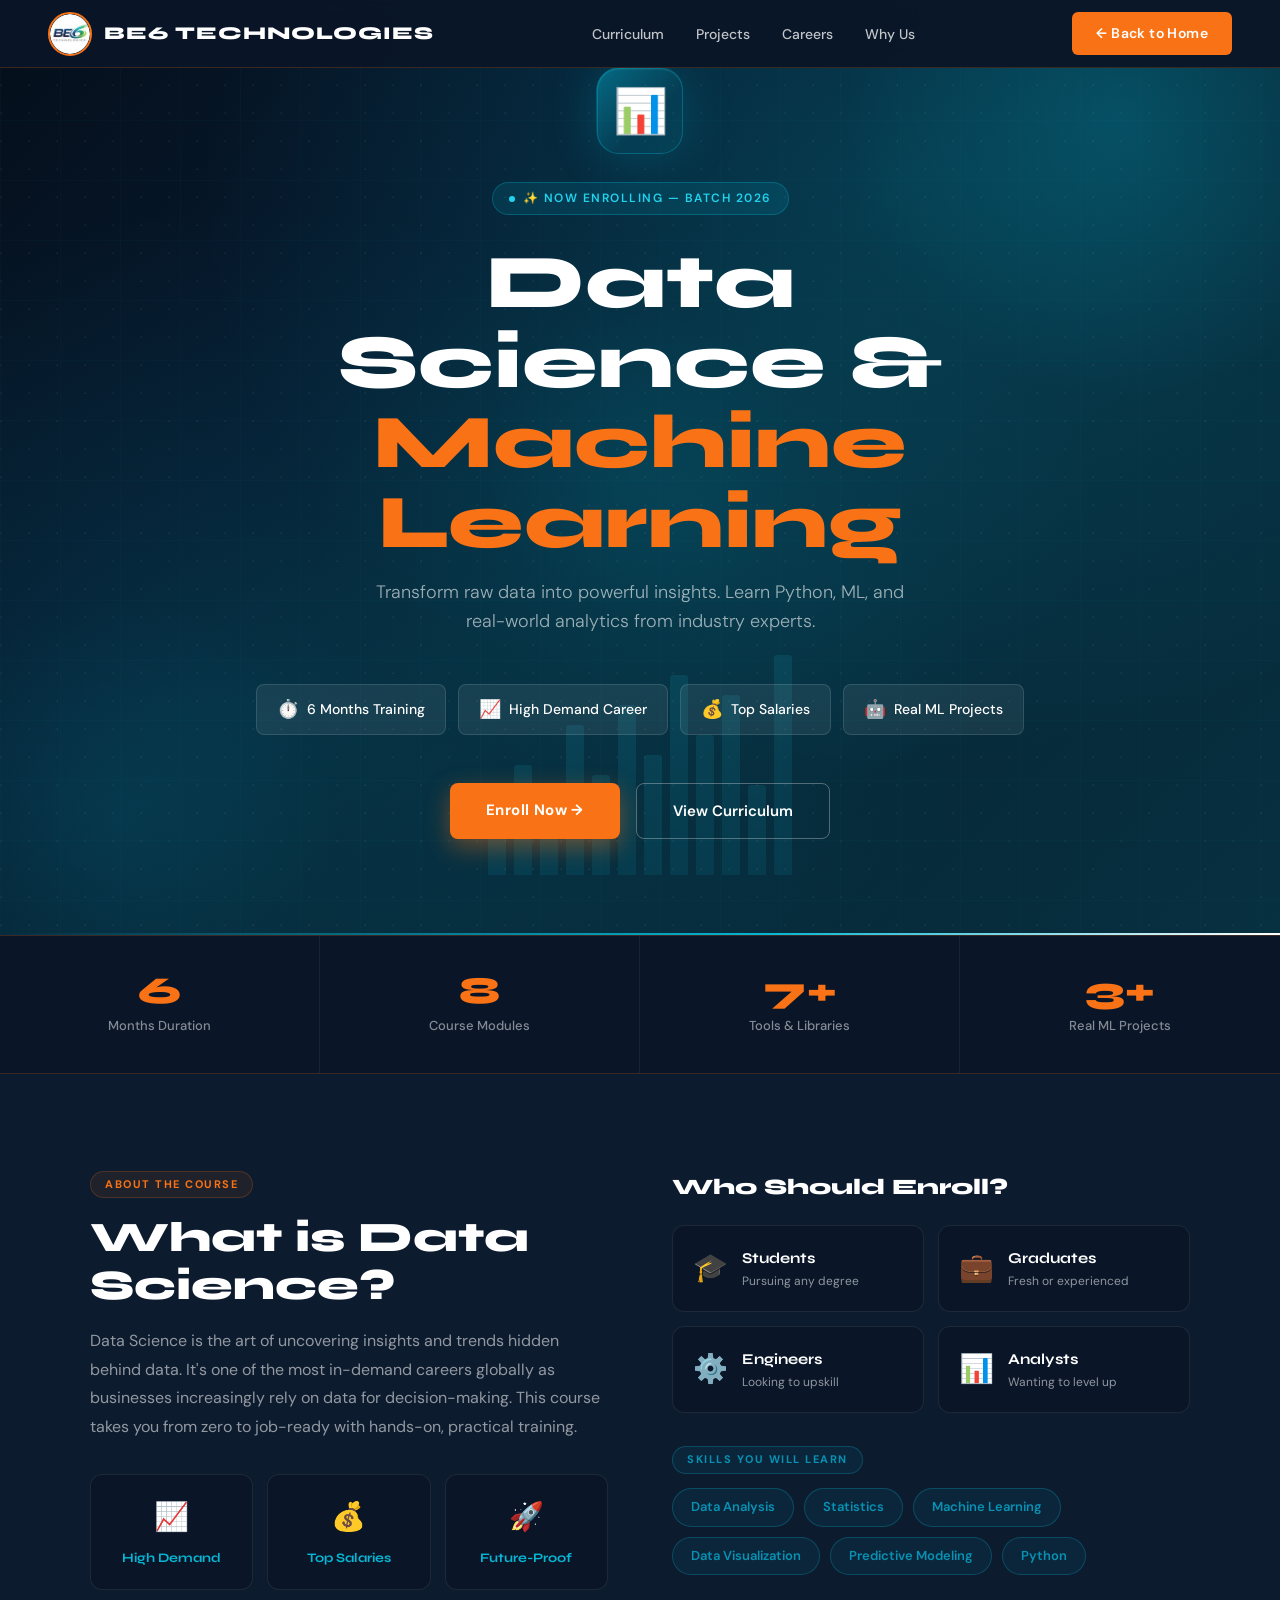
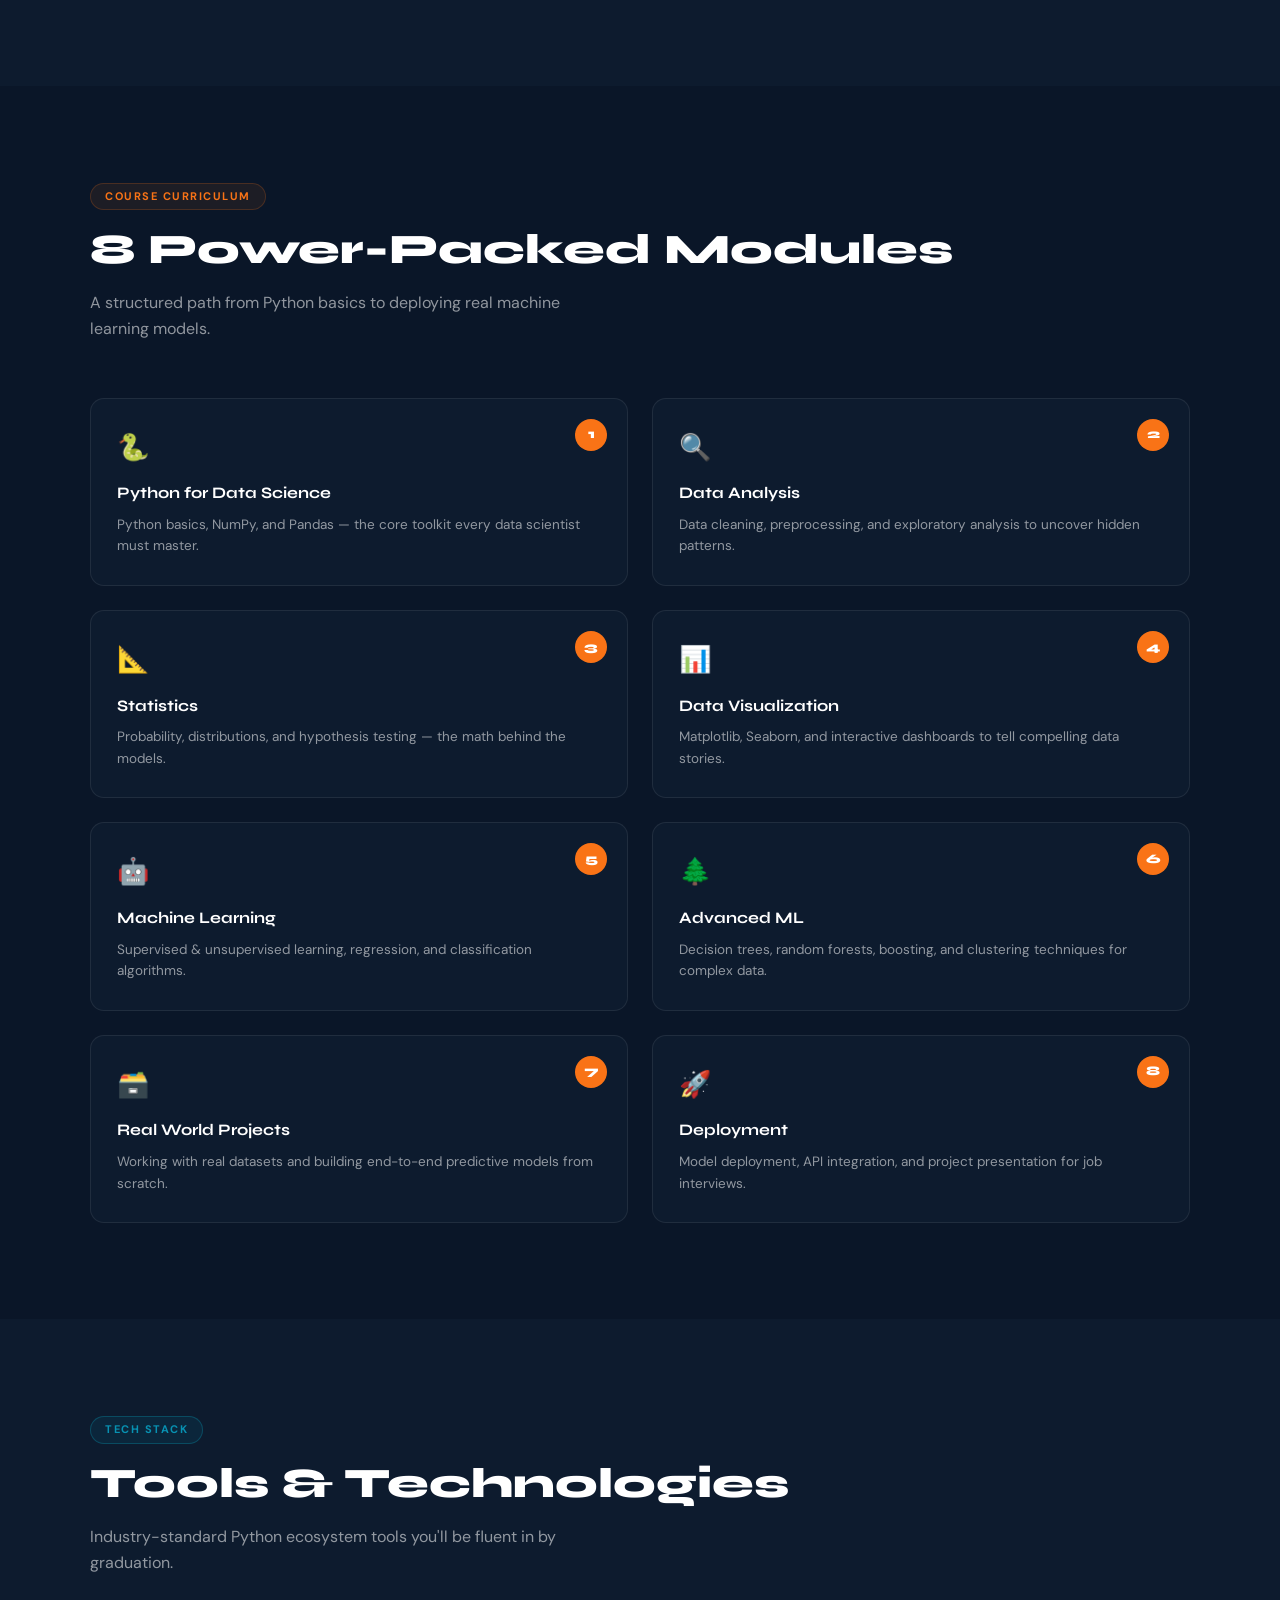
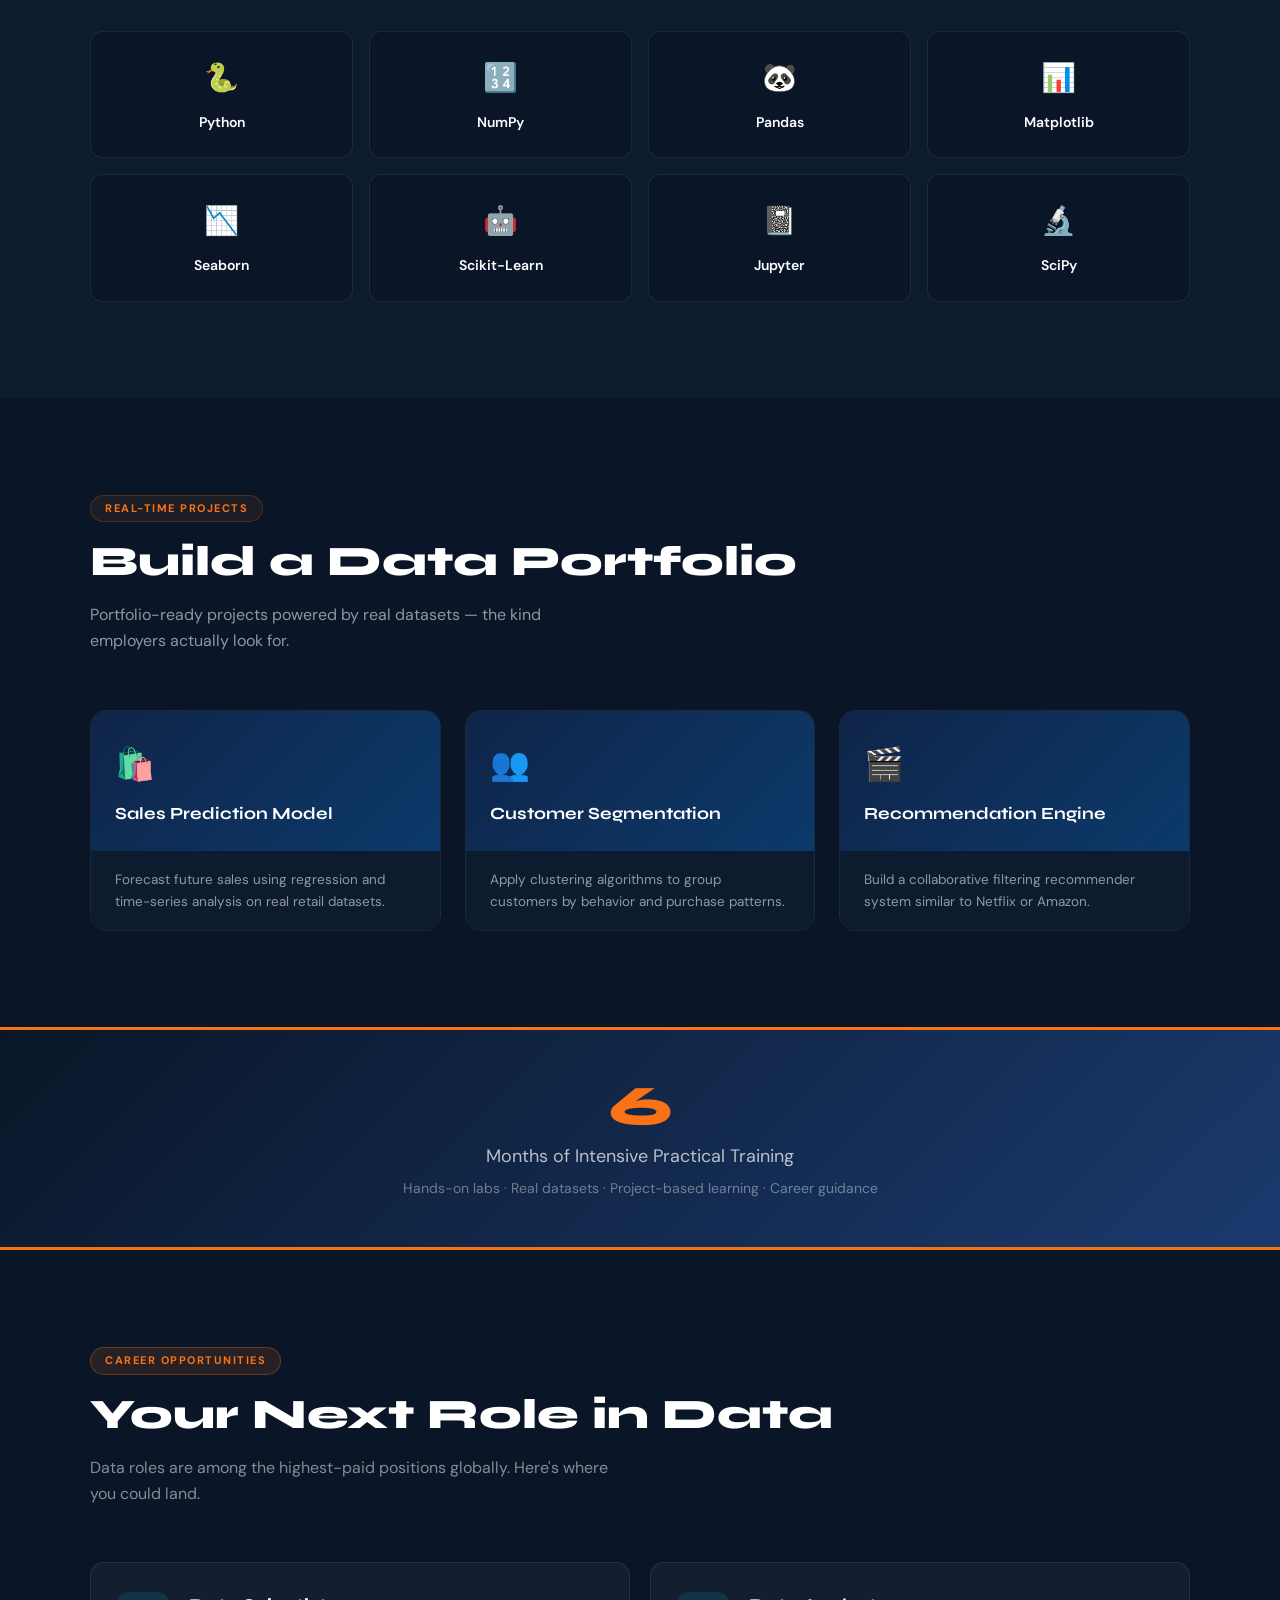
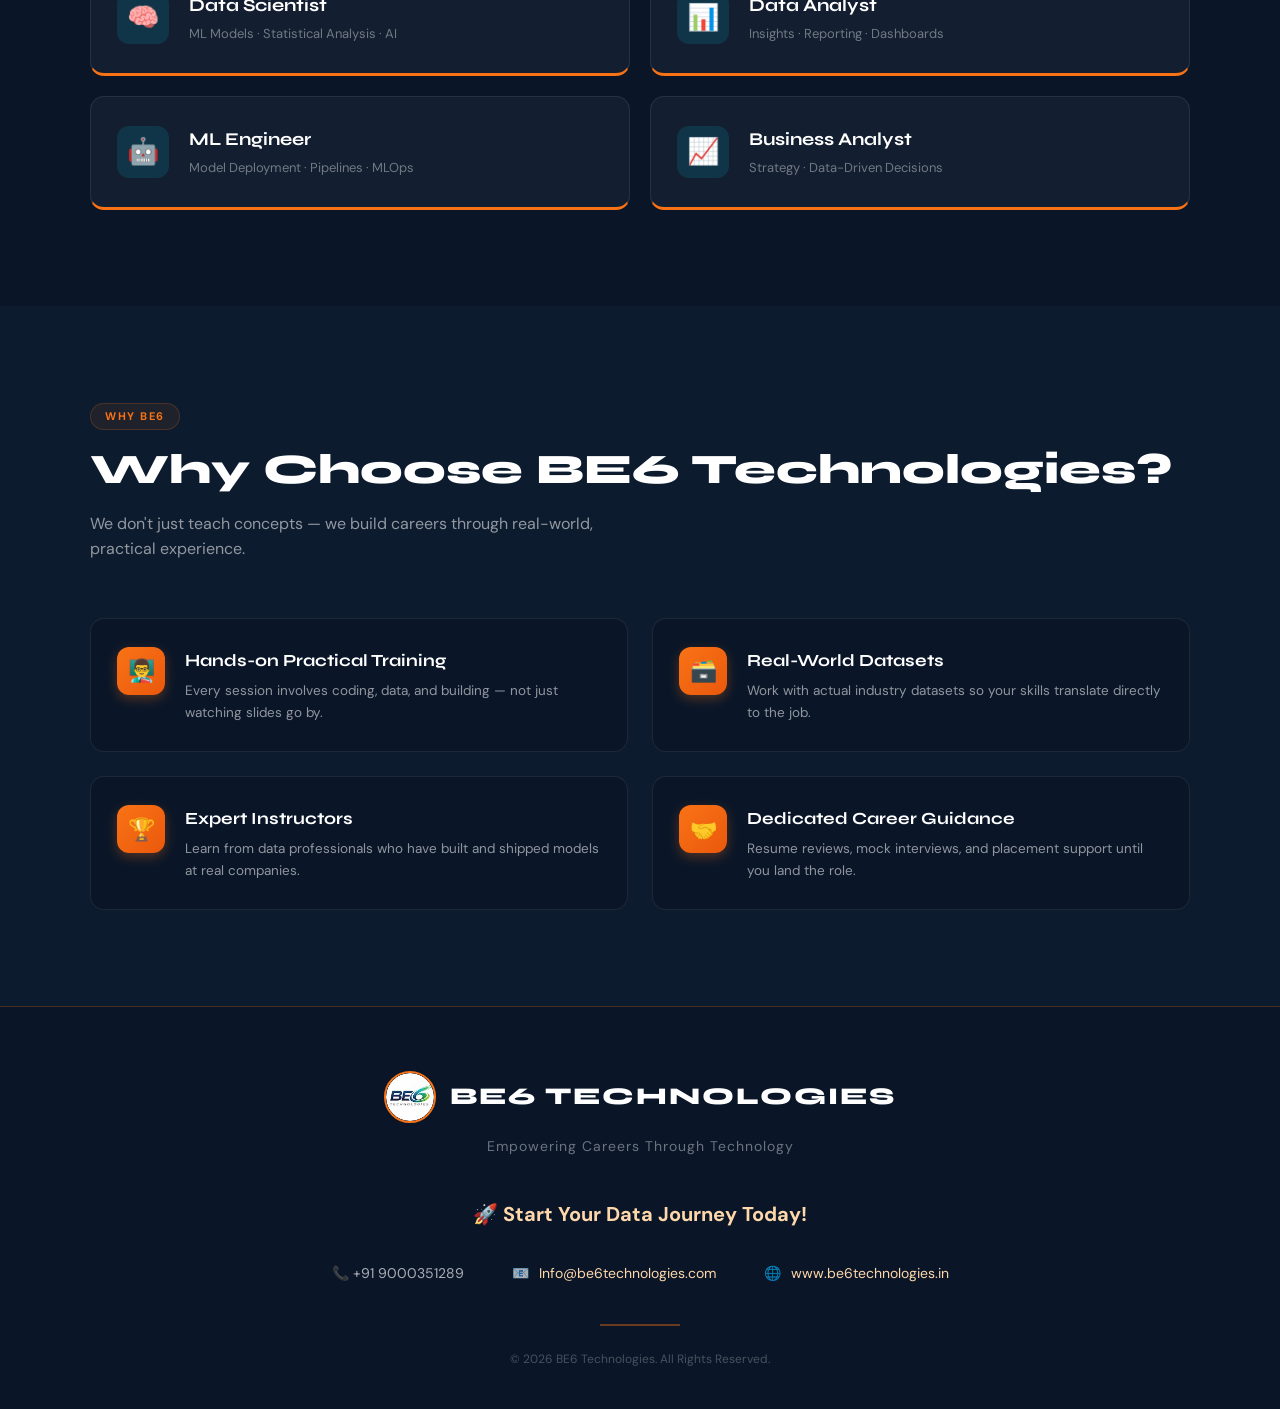
<file: src/html/Modules/Data Science.html>
<!DOCTYPE html>
<html lang="en">
<head>
<meta charset="UTF-8">
<meta name="viewport" content="width=device-width, initial-scale=1.0">
<title>BE6 Technologies – Data Science & Machine Learning</title>
<link href="https://fonts.googleapis.com/css2?family=Syne:wght@400;600;700;800&family=DM+Sans:ital,wght@0,300;0,400;0,500;0,600;1,300&display=swap" rel="stylesheet">
<style>
  :root {
    --navy: #0a1628;
    --navy-mid: #132040;
    --navy-light: #1a3a6e;
    --orange: #f97316;
    --orange-deep: #ea580c;
    --orange-glow: rgba(249,115,22,0.18);
    --orange-subtle: rgba(249,115,22,0.08);
    --teal: #06B6D4;
    --teal-subtle: rgba(6,182,212,0.08);
    --white: #ffffff;
    --off-white: #0d1b2e;
    --muted: #94a3b8;
    --text: #1e293b;
    --text-light: #64748b;
    --border: #e2e8f0;
  }

  * { margin: 0; padding: 0; box-sizing: border-box; }

  body {
    font-family: 'DM Sans', sans-serif;
    background: #070e1c;
    color: var(--text);
    line-height: 1.6;
    overflow-x: hidden;
    width: 100%;
    max-width: 100vw;
  }

  /* NAV */
  nav {
    position: fixed; top: 0; left: 0; right: 0; z-index: 100;
    background: rgba(10,22,40,0.97);
    backdrop-filter: blur(12px);
    border-bottom: 1px solid rgba(249,115,22,0.2);
    display: flex; align-items: center; justify-content: space-between;
    padding: 0 48px; height: 68px;
  }
  .nav-logo { display: flex; align-items: center; gap: 12px; }
  .nav-logo img { width: 44px; height: 44px; border-radius: 50%; object-fit: cover; border: 2px solid var(--orange); }
  .nav-brand { font-family: 'Syne', sans-serif; font-size: 18px; font-weight: 800; color: white; letter-spacing: 1px; }
  .nav-links { display: flex; gap: 32px; list-style: none; }
  .nav-links a { color: rgba(255,255,255,0.75); text-decoration: none; font-size: 14px; font-weight: 500; transition: color 0.2s; }
  .nav-links a:hover { color: var(--orange); }
  .nav-cta {
    background: var(--orange); color: white;
    padding: 10px 24px; border-radius: 6px;
    font-size: 14px; font-weight: 600; text-decoration: none;
    transition: background 0.2s, transform 0.1s; letter-spacing: 0.4px;
  }
  .nav-cta:hover { background: var(--orange-deep); transform: translateY(-1px); }

  /* HERO */
  .hero {
    min-height: 100vh;
    background: linear-gradient(135deg, #050e1a 0%, #061a2e 30%, #062535 55%, #073040 100%);
    display: flex; align-items: center; justify-content: center;
    text-align: center; position: relative; overflow: hidden;
    padding-top: 68px;
  }

  .hero-mesh {
    position: absolute; inset: 0; z-index: 0;
    background:
      radial-gradient(ellipse at 70% 20%, rgba(6,182,212,0.18) 0%, transparent 55%),
      radial-gradient(ellipse at 20% 75%, rgba(6,182,212,0.12) 0%, transparent 50%),
      radial-gradient(ellipse at 55% 55%, rgba(6,182,212,0.08) 0%, transparent 40%);
    animation: meshPulse 14s ease-in-out infinite alternate;
  }
  @keyframes meshPulse {
    0%   { opacity:1; transform:scale(1) rotate(0deg); }
    50%  { opacity:0.75; transform:scale(1.1) rotate(1.5deg); }
    100% { opacity:0.9; transform:scale(0.97) rotate(-1deg); }
  }

  .hero-dots {
    position: absolute; inset: 0; z-index: 0;
    background-image: radial-gradient(circle at 1.5px 1.5px, rgba(255,255,255,0.06) 1px, transparent 0);
    background-size: 28px 28px;
    animation: dotsScroll 22s linear infinite;
  }
  @keyframes dotsScroll {
    from { background-position: 0 0; }
    to   { background-position: 28px 28px; }
  }

  .hero-grid-lines {
    position: absolute; inset: 0; opacity: 0.035; z-index: 0;
    background-image:
      linear-gradient(rgba(6,182,212,0.8) 1px, transparent 1px),
      linear-gradient(90deg, rgba(6,182,212,0.8) 1px, transparent 1px);
    background-size: 60px 60px;
    animation: gridScroll 18s linear infinite;
  }
  @keyframes gridScroll {
    from { background-position: 0 0; }
    to   { background-position: 60px 60px; }
  }

  .hero-orb1 {
    position: absolute; width: 560px; height: 560px; border-radius: 50%;
    background: radial-gradient(circle, rgba(6,182,212,0.2) 0%, transparent 70%);
    top: -160px; right: -120px; z-index: 0;
    animation: orb1Drift 16s ease-in-out infinite alternate;
  }
  @keyframes orb1Drift {
    0%   { transform: translate(0,0) scale(1); }
    50%  { transform: translate(-70px, 50px) scale(1.12); }
    100% { transform: translate(30px, -40px) scale(0.94); }
  }
  .hero-orb2 {
    position: absolute; width: 440px; height: 440px; border-radius: 50%;
    background: radial-gradient(circle, rgba(6,182,212,0.09) 0%, transparent 70%);
    bottom: -100px; left: -100px; z-index: 0;
    animation: orb2Drift 20s ease-in-out infinite alternate;
  }
  @keyframes orb2Drift {
    0%   { transform: translate(0,0) scale(1); }
    50%  { transform: translate(60px,-50px) scale(1.1); }
    100% { transform: translate(-30px, 30px) scale(0.93); }
  }
  .hero-orb3 {
    position: absolute; width: 320px; height: 320px; border-radius: 50%;
    background: radial-gradient(circle, rgba(6,182,212,0.06) 0%, transparent 70%);
    top:50%; left:50%; transform:translate(-50%,-50%); z-index: 0;
    animation: orb3Pulse 9s ease-in-out infinite;
  }
  @keyframes orb3Pulse {
    0%,100% { transform:translate(-50%,-50%) scale(1); opacity:0.5; }
    50%     { transform:translate(-50%,-50%) scale(1.5); opacity:1; }
  }

  .hero-bars {
    position: absolute; bottom: 60px; left: 50%; transform: translateX(-50%);
    display: flex; align-items: flex-end; gap: 8px;
    z-index: 0; opacity: 0.1; pointer-events: none;
  }
  .bar {
    width: 18px; border-radius: 3px 3px 0 0;
    background: linear-gradient(180deg, #22D3EE, #06B6D4);
    animation: barRise ease-in-out infinite alternate;
  }
  .bar:nth-child(1)  { height:60px;  animation-duration:2.1s; animation-delay:0s; }
  .bar:nth-child(2)  { height:110px; animation-duration:2.4s; animation-delay:0.2s; }
  .bar:nth-child(3)  { height:80px;  animation-duration:1.9s; animation-delay:0.4s; }
  .bar:nth-child(4)  { height:150px; animation-duration:2.7s; animation-delay:0.6s; }
  .bar:nth-child(5)  { height:100px; animation-duration:2.2s; animation-delay:0.8s; }
  .bar:nth-child(6)  { height:170px; animation-duration:2.5s; animation-delay:1.0s; }
  .bar:nth-child(7)  { height:120px; animation-duration:2.0s; animation-delay:1.2s; }
  .bar:nth-child(8)  { height:200px; animation-duration:2.8s; animation-delay:1.4s; }
  .bar:nth-child(9)  { height:140px; animation-duration:2.3s; animation-delay:1.6s; }
  .bar:nth-child(10) { height:180px; animation-duration:2.6s; animation-delay:1.8s; }
  .bar:nth-child(11) { height:90px;  animation-duration:2.1s; animation-delay:2.0s; }
  .bar:nth-child(12) { height:220px; animation-duration:3.0s; animation-delay:2.2s; }
  @keyframes barRise {
    0%   { transform: scaleY(0.4); opacity:0.6; }
    100% { transform: scaleY(1.2); opacity:1; }
  }

  .hero-particles { position:absolute; inset:0; z-index:0; pointer-events:none; overflow:hidden; }
  .particle {
    position: absolute;
    font-family: 'DM Mono', monospace;
    font-size: 11px;
    color: rgba(6,182,212,0.2);
    white-space: nowrap;
    animation: particleFloat linear infinite;
    user-select: none;
  }
  @keyframes particleFloat {
    0%   { transform:translateY(110vh); opacity:0; }
    5%   { opacity:1; }
    95%  { opacity:1; }
    100% { transform:translateY(-10vh); opacity:0; }
  }

  .hero-ring {
    position:absolute; border-radius:50%;
    border:1px solid rgba(6,182,212,0.08);
    animation:ringExpand ease-out infinite;
    z-index:0; pointer-events:none;
  }
  .hero-ring:nth-child(1) { width:300px; height:300px; top:50%; left:50%; margin:-150px 0 0 -150px; animation-duration:7s; animation-delay:0s; }
  .hero-ring:nth-child(2) { width:520px; height:520px; top:50%; left:50%; margin:-260px 0 0 -260px; animation-duration:7s; animation-delay:2.3s; }
  .hero-ring:nth-child(3) { width:740px; height:740px; top:50%; left:50%; margin:-370px 0 0 -370px; animation-duration:7s; animation-delay:4.6s; }
  @keyframes ringExpand {
    0%   { transform:scale(0.5); opacity:0.6; }
    100% { transform:scale(1.7); opacity:0; }
  }

  .hero-beam {
    position:absolute; bottom:0; left:0; right:0; height:2px; z-index:1;
    background:linear-gradient(90deg, transparent 0%, #06B6D4 30%, #fff 50%, #06B6D4 70%, transparent 100%);
    background-size:200% 100%;
    animation:beamSlide 3.5s linear infinite;
  }
  @keyframes beamSlide {
    0%   { background-position:200% 0; }
    100% { background-position:-200% 0; }
  }

  .hero-icon {
    width:86px; height:86px; margin:0 auto 28px;
    background:rgba(6,182,212,0.12);
    border:1px solid rgba(6,182,212,0.35);
    border-radius:22px;
    display:flex; align-items:center; justify-content:center;
    font-size:44px;
    box-shadow:0 0 48px rgba(6,182,212,0.22), inset 0 1px 0 rgba(255,255,255,0.06);
    animation:iconFloat 4s ease-in-out infinite;
    position:relative; z-index:2;
  }
  .hero-icon::after {
    content:''; position:absolute; inset:-2px; border-radius:24px;
    background:linear-gradient(135deg, rgba(6,182,212,0.4), transparent 60%);
    z-index:-1; animation:iconGlow 4s ease-in-out infinite;
  }
  @keyframes iconFloat {
    0%,100% { transform:translateY(0px); box-shadow:0 0 48px rgba(6,182,212,0.22), inset 0 1px 0 rgba(255,255,255,0.06); }
    50%      { transform:translateY(-10px); box-shadow:0 24px 64px rgba(6,182,212,0.38), inset 0 1px 0 rgba(255,255,255,0.08); }
  }
  @keyframes iconGlow {
    0%,100% { opacity:0.5; }
    50%      { opacity:1; }
  }

  .hero-content { position:relative; z-index:2; max-width:860px; padding:0 24px; }
  .hero-eyebrow {
    display: inline-flex; align-items: center; gap: 8px;
    background: rgba(6,182,212,0.12); border: 1px solid rgba(6,182,212,0.3);
    color: #22D3EE; padding: 6px 16px; border-radius: 100px;
    font-size: 12px; font-weight: 600; letter-spacing: 1.5px; text-transform: uppercase;
    margin-bottom: 28px; animation: fadeUp 0.6s ease both;
  }
  .hero-eyebrow::before { content: ''; width: 6px; height: 6px; background: #22D3EE; border-radius: 50%; animation: pulse 1.5s infinite; }
  @keyframes pulse { 0%,100% { opacity:1; transform:scale(1); } 50% { opacity:0.4; transform:scale(0.7); } }
  .hero-title {
    font-family: 'Syne', sans-serif;
    font-size: clamp(42px, 7vw, 76px); font-weight: 800;
    line-height: 1.05; color: white; margin-bottom: 16px;
    animation: fadeUp 0.7s 0.1s ease both;
  }
  .hero-title span { color: var(--orange); }
  .hero-title .teal { color: #22D3EE; }
  .hero-sub {
    font-size: 18px; color: rgba(255,255,255,0.6); font-weight: 300;
    max-width: 560px; margin: 0 auto 48px;
    animation: fadeUp 0.7s 0.2s ease both;
  }
  .hero-badges {
    display: flex; flex-wrap: wrap; gap: 12px; justify-content: center; margin-bottom: 48px;
    animation: fadeUp 0.7s 0.3s ease both;
  }
  .badge {
    display: flex; align-items: center; gap: 8px;
    background: rgba(255,255,255,0.07); border: 1px solid rgba(255,255,255,0.12);
    padding: 10px 20px; border-radius: 8px;
    color: white; font-size: 14px; font-weight: 500;
  }
  .badge-icon { font-size: 18px; }
  .hero-btns { display: flex; gap: 16px; justify-content: center; animation: fadeUp 0.7s 0.4s ease both; }
  .btn-primary {
    background: var(--orange); color: white;
    padding: 15px 36px; border-radius: 8px;
    font-size: 15px; font-weight: 700; text-decoration: none;
    letter-spacing: 0.4px; transition: all 0.2s;
    box-shadow: 0 8px 24px rgba(249,115,22,0.4);
  }
  .btn-primary:hover { background: var(--orange-deep); transform: translateY(-2px); box-shadow: 0 12px 32px rgba(249,115,22,0.5); }
  .btn-outline {
    background: transparent; color: white;
    padding: 15px 36px; border-radius: 8px;
    font-size: 15px; font-weight: 600; text-decoration: none;
    border: 1.5px solid rgba(255,255,255,0.3);
    transition: all 0.2s;
  }
  .btn-outline:hover { border-color: #22D3EE; color: #22D3EE; }
  @keyframes fadeUp { from { opacity:0; transform:translateY(20px); } to { opacity:1; transform:translateY(0); } }

  /* STATS BAND */
  .stats-band {
    background: var(--navy);
    border-top: 1px solid rgba(249,115,22,0.2);
    border-bottom: 1px solid rgba(249,115,22,0.2);
    display: grid; grid-template-columns: repeat(4, 1fr);
  }
  .stat-item {
    padding: 36px 24px; text-align: center;
    border-right: 1px solid rgba(255,255,255,0.06);
    transition: background 0.2s;
  }
  .stat-item:last-child { border-right: none; }
  .stat-item:hover { background: rgba(6,182,212,0.05); }
  .stat-num {
    font-family: 'Syne', sans-serif; font-size: 38px; font-weight: 800;
    color: var(--orange); line-height: 1;
  }
  .stat-label { font-size: 13px; color: rgba(255,255,255,0.5); margin-top: 6px; font-weight: 500; }

  /* SECTIONS */
  section { padding: 96px 48px; }
  .section-inner { max-width: 1100px; margin: 0 auto; }
  .section-tag {
    display: inline-block;
    background: var(--orange-subtle); border: 1px solid rgba(249,115,22,0.2);
    color: var(--orange); padding: 4px 14px; border-radius: 100px;
    font-size: 11px; font-weight: 700; letter-spacing: 1.5px; text-transform: uppercase;
    margin-bottom: 16px;
  }
  .section-tag.teal {
    background: rgba(6,182,212,0.08); border-color: rgba(6,182,212,0.25);
    color: #0891B2;
  }
  .section-title {
    font-family: 'Syne', sans-serif; font-size: clamp(28px, 4vw, 42px); font-weight: 800;
    color: white; line-height: 1.15; margin-bottom: 16px;
  }
  .section-sub { font-size: 16px; color: rgba(255,255,255,0.55); max-width: 520px; margin-bottom: 56px; }

  /* INTRO + AUDIENCE SPLIT */
  .intro-section { background: #0d1b2e; }
  .intro-grid { display: grid; grid-template-columns: 1fr 1fr; gap: 64px; align-items: start; }
  .intro-desc { font-size: 16px; color: rgba(255,255,255,0.55); line-height: 1.8; margin-bottom: 32px; }
  .demand-cards { display: grid; grid-template-columns: repeat(3, 1fr); gap: 14px; }
  .demand-card {
    background: #0a1628; border-radius: 12px; padding: 20px 14px; text-align: center;
    border: 1px solid rgba(255,255,255,0.08);
    transition: all 0.2s;
  }
  .demand-card:hover { border-color: var(--orange); box-shadow: 0 6px 20px rgba(249,115,22,0.08); transform: translateY(-2px); }
  .demand-emoji { font-size: 28px; margin-bottom: 8px; }
  .demand-label { font-family: 'Syne', sans-serif; font-size: 13px; font-weight: 700; color: var(--teal); }

  .audience-title {
    font-family: 'Syne', sans-serif; font-size: 22px; font-weight: 800; color: white;
    margin-bottom: 20px;
  }
  .audience-grid { display: grid; grid-template-columns: repeat(2, 1fr); gap: 14px; margin-bottom: 32px; }
  .audience-card {
    background: #0a1628; border-radius: 12px; padding: 20px;
    border: 1px solid rgba(255,255,255,0.08); display: flex; align-items: center; gap: 14px;
    transition: all 0.2s;
  }
  .audience-card:hover { border-color: rgba(6,182,212,0.4); box-shadow: 0 4px 16px rgba(6,182,212,0.08); }
  .audience-emoji { font-size: 28px; }
  .audience-name { font-family: 'Syne', sans-serif; font-size: 15px; font-weight: 700; color: white; }
  .audience-desc { font-size: 12px; color: rgba(255,255,255,0.55); margin-top: 2px; }

  /* SKILLS */
  .skills-row { display: flex; flex-wrap: wrap; gap: 10px; margin-bottom: 0; }
  .skill-chip {
    background: rgba(6,182,212,0.08); border: 1px solid rgba(6,182,212,0.25);
    color: #0891B2;
    padding: 8px 18px; border-radius: 100px;
    font-size: 13px; font-weight: 600;
    transition: all 0.2s;
  }
  .skill-chip:hover { background: var(--teal); color: white; border-color: var(--teal); }

  /* CURRICULUM */
  .curriculum-section { background: #0a1628; }
  .modules-grid { display: grid; grid-template-columns: repeat(2, 1fr); gap: 24px; }
  .module-card {
    border-radius: 14px; padding: 28px 26px;
    border: 1px solid rgba(255,255,255,0.08); background: #0d1b2e;
    position: relative; overflow: hidden;
    transition: all 0.25s;
  }
  .module-card:hover { border-color: var(--teal); background: #0a1628; box-shadow: 0 8px 24px rgba(6,182,212,0.08); transform: translateY(-2px); }
  .module-num {
    position: absolute; top: 20px; right: 20px;
    width: 32px; height: 32px; border-radius: 50%;
    background: var(--orange); color: white;
    display: flex; align-items: center; justify-content: center;
    font-size: 13px; font-weight: 800; font-family: 'Syne', sans-serif;
  }
  .module-icon { font-size: 26px; margin-bottom: 12px; }
  .module-name { font-family: 'Syne', sans-serif; font-size: 16px; font-weight: 700; color: white; margin-bottom: 8px; }
  .module-desc { font-size: 13.5px; color: rgba(255,255,255,0.55); line-height: 1.6; }

  /* TECH */
  .tech-section { background: #0d1b2e; }
  .tech-grid { display: grid; grid-template-columns: repeat(4, 1fr); gap: 16px; }
  .tech-card {
    background: #0a1628; border-radius: 12px;
    padding: 24px 16px; text-align: center;
    border: 1px solid rgba(255,255,255,0.08);
    font-size: 14px; font-weight: 600; color: white;
    transition: all 0.2s;
  }
  .tech-card:hover { border-color: var(--teal); box-shadow: 0 4px 16px rgba(6,182,212,0.1); color: #0891B2; }
  .tech-emoji { font-size: 28px; margin-bottom: 10px; display: block; }

  /* PROJECTS */
  .projects-section { background: #0a1628; }
  .projects-grid { display: grid; grid-template-columns: repeat(3, 1fr); gap: 24px; }
  .project-card {
    border-radius: 16px; overflow: hidden;
    border: 1px solid rgba(255,255,255,0.08);
    transition: all 0.25s;
  }
  .project-card:hover { transform: translateY(-4px); box-shadow: 0 16px 40px rgba(10,22,40,0.12); border-color: var(--orange); }
  .project-top {
    background: linear-gradient(135deg, #0f2448, #0c3a6b);
    padding: 28px 24px 24px;
  }
  .project-emoji { font-size: 32px; }
  .project-name { font-family: 'Syne', sans-serif; font-size: 17px; font-weight: 700; color: white; margin-top: 10px; }
  .project-bottom { padding: 18px 24px; background: #0d1b2e; }
  .project-desc { font-size: 13.5px; color: rgba(255,255,255,0.55); line-height: 1.6; }

  /* DURATION BANNER */
  .duration-banner {
    background: linear-gradient(135deg, var(--navy), var(--navy-light));
    border-top: 3px solid var(--orange); border-bottom: 3px solid var(--orange);
    padding: 48px; text-align: center; margin: 0;
  }
  .duration-inner { max-width: 700px; margin: 0 auto; }
  .duration-num { font-family: 'Syne', sans-serif; font-size: 56px; font-weight: 800; color: var(--orange); line-height: 1; }
  .duration-label { font-size: 18px; color: rgba(255,255,255,0.7); margin-top: 8px; font-weight: 400; }
  .duration-note { font-size: 14px; color: rgba(255,255,255,0.4); margin-top: 6px; }

  /* CAREERS */
  .careers-section { background: var(--navy); }
  .careers-section .section-title { color: white; }
  .careers-section .section-sub { color: rgba(255,255,255,0.5); }
  .careers-grid { display: grid; grid-template-columns: repeat(2, 1fr); gap: 20px; }
  .career-card {
    background: rgba(255,255,255,0.04);
    border: 1px solid rgba(255,255,255,0.08);
    border-radius: 14px; padding: 28px 26px;
    display: flex; align-items: center; gap: 20px;
    transition: all 0.25s;
    border-bottom: 3px solid var(--orange);
  }
  .career-card:hover { background: rgba(6,182,212,0.07); border-color: rgba(6,182,212,0.4); transform: translateY(-2px); }
  .career-icon {
    width: 52px; height: 52px; border-radius: 12px;
    background: rgba(6,182,212,0.15);
    display: flex; align-items: center; justify-content: center;
    font-size: 26px; flex-shrink: 0;
  }
  .career-name { font-family: 'Syne', sans-serif; font-size: 18px; font-weight: 700; color: white; margin-bottom: 4px; }
  .career-sub { font-size: 13px; color: rgba(255,255,255,0.4); }

  /* WHY US */
  .why-section { background: #0d1b2e; }
  .why-grid { display: grid; grid-template-columns: repeat(2, 1fr); gap: 24px; }
  .why-card {
    background: #0a1628; border-radius: 14px; padding: 28px 26px;
    display: flex; gap: 20px; align-items: flex-start;
    border: 1px solid rgba(255,255,255,0.08);
    transition: all 0.25s;
  }
  .why-card:hover { border-color: var(--orange); box-shadow: 0 8px 24px rgba(249,115,22,0.08); }
  .why-icon-wrap {
    width: 48px; height: 48px; border-radius: 12px;
    background: linear-gradient(135deg, var(--orange), var(--orange-deep));
    display: flex; align-items: center; justify-content: center;
    font-size: 22px; flex-shrink: 0;
    box-shadow: 0 4px 12px rgba(249,115,22,0.3);
  }
  .why-name { font-family: 'Syne', sans-serif; font-size: 17px; font-weight: 700; color: white; margin-bottom: 6px; }
  .why-desc { font-size: 13.5px; color: rgba(255,255,255,0.55); }

  /* FOOTER */
  footer {
    background: var(--navy);
    border-top: 1px solid rgba(249,115,22,0.25);
    padding: 64px 48px 40px;
    text-align: center;
  }
  .footer-logo { display: flex; align-items: center; justify-content: center; gap: 14px; margin-bottom: 12px; }
  .footer-logo img { width: 52px; height: 52px; border-radius: 50%; border: 2px solid var(--orange); }
  .footer-brand { font-family: 'Syne', sans-serif; font-size: 24px; font-weight: 800; color: white; letter-spacing: 2px; }
  .footer-tagline { font-size: 14px; color: rgba(255,255,255,0.4); letter-spacing: 1px; margin-bottom: 40px; }
  .footer-cta { font-size: 20px; font-weight: 700; color: #fed7aa; margin-bottom: 32px; }
  .footer-contacts { display: flex; justify-content: center; gap: 48px; margin-bottom: 40px; flex-wrap: wrap; }
  .footer-contact { display: flex; align-items: center; gap: 10px; font-size: 14px; color: rgba(255,255,255,0.65); }
  .footer-contact a { color: #fed7aa; text-decoration: none; }
  .footer-contact a:hover { color: var(--orange); }
  .footer-divider { width: 80px; height: 2px; background: var(--orange); margin: 0 auto 24px; opacity: 0.4; }
  .footer-copy { font-size: 12px; color: rgba(255,255,255,0.25); }

  /* ── MOBILE RESPONSIVE ─────────────────────────────────── */
  @media (max-width: 768px) {
    /* NAV */
    nav { padding: 0 16px; height: 60px; }
    .nav-links { display: none; }
    .nav-brand { font-size: 13px; letter-spacing: 0.5px; }
    .nav-logo img { width: 34px; height: 34px; }
    .nav-cta { padding: 8px 14px; font-size: 11px; }

    /* HERO */
    .hero { padding-top: 60px; min-height: 100svh; }
    .hero-content { padding: 0 16px; }
    .hero-icon { width: 64px; height: 64px; font-size: 32px; margin-bottom: 20px; }
    .hero-eyebrow { font-size: 10px; padding: 5px 12px; margin-bottom: 18px; letter-spacing: 1px; }
    .hero-title { font-size: clamp(30px, 9vw, 48px); margin-bottom: 12px; }
    .hero-sub { font-size: 14px; margin-bottom: 24px; }
    .hero-badges { gap: 8px; margin-bottom: 24px; }
    .badge { padding: 8px 12px; font-size: 11px; }
    .hero-btns { flex-direction: column; align-items: center; gap: 10px; }
    .btn-primary, .btn-outline { width: 100%; max-width: 280px; text-align: center; padding: 13px 20px; font-size: 14px; }
    .hero-orb1, .hero-orb2, .hero-orb3 { display: none; }
    .hero-bars { display: none; }
    .hero-particles { display: none; }

    /* STATS BAND */
    .stats-band { grid-template-columns: repeat(2, 1fr); }
    .stat-item { padding: 20px 10px; border-right: none; border-bottom: 1px solid rgba(255,255,255,0.06); }
    .stat-item:nth-child(odd) { border-right: 1px solid rgba(255,255,255,0.06); }
    .stat-item:nth-child(3), .stat-item:nth-child(4) { border-bottom: none; }
    .stat-num { font-size: 26px; }
    .stat-label { font-size: 11px; }

    /* SECTIONS */
    section { padding: 48px 16px; }
    .section-title { font-size: clamp(22px, 6vw, 32px); }
    .section-sub { font-size: 14px; margin-bottom: 28px; }

    /* INTRO */
    .intro-grid { grid-template-columns: 1fr; gap: 32px; }
    .intro-desc { font-size: 14px; margin-bottom: 20px; }
    .demand-cards { grid-template-columns: repeat(3, 1fr); gap: 10px; }
    .demand-emoji { font-size: 22px; }
    .demand-label { font-size: 11px; }
    .audience-grid { grid-template-columns: 1fr 1fr; gap: 10px; }
    .audience-card { padding: 14px 12px; gap: 10px; }
    .audience-emoji { font-size: 22px; }
    .audience-name { font-size: 13px; }

    /* CURRICULUM */
    .modules-grid { grid-template-columns: 1fr; gap: 12px; }
    .module-card { padding: 20px 16px; }
    .module-name { font-size: 15px; }
    .module-desc { font-size: 13px; }

    /* TECH */
    .tech-grid { grid-template-columns: repeat(3, 1fr); gap: 10px; }
    .tech-card { padding: 16px 8px; font-size: 12px; }
    .tech-emoji { font-size: 22px; margin-bottom: 6px; }

    /* PROJECTS */
    .projects-grid { grid-template-columns: 1fr; gap: 14px; }
    .project-top { padding: 22px 18px 18px; }
    .project-bottom { padding: 14px 18px; }
    .project-name { font-size: 15px; }

    /* DURATION BANNER */
    .duration-banner { padding: 36px 16px; }
    .duration-num { font-size: 44px; }
    .duration-label { font-size: 15px; }
    .duration-note { font-size: 12px; }

    /* CAREERS */
    .careers-grid { grid-template-columns: 1fr; gap: 12px; }
    .career-card { padding: 20px 16px; gap: 14px; }
    .career-icon { width: 44px; height: 44px; font-size: 22px; }
    .career-name { font-size: 16px; }

    /* WHY US */
    .why-grid { grid-template-columns: 1fr; gap: 12px; }
    .why-card { padding: 20px 16px; gap: 14px; }
    .why-name { font-size: 15px; }

    /* FOOTER */
    footer { padding: 40px 16px 28px; }
    .footer-contacts { flex-direction: column; gap: 12px; align-items: center; }
    .footer-brand { font-size: 18px; }
    .footer-cta { font-size: 16px; }
  }

  @media (max-width: 480px) {
    .hero-title { font-size: clamp(26px, 10vw, 36px); }
    .tech-grid { grid-template-columns: repeat(2, 1fr); }
    .audience-grid { grid-template-columns: 1fr; }
    .demand-cards { grid-template-columns: 1fr; }
  }
</style>
</head>
<body>

<!-- NAV -->
<nav>
  <div class="nav-logo">
    <img src="[data-uri]" alt="BE6 Technologies">
    <span class="nav-brand">BE6 TECHNOLOGIES</span>
  </div>
  <ul class="nav-links">
    <li><a href="#curriculum">Curriculum</a></li>
    <li><a href="#projects">Projects</a></li>
    <li><a href="#careers">Careers</a></li>
    <li><a href="#why-us">Why Us</a></li>
  </ul>
  <a href="/be6technologies/src/html/index.html" class="nav-cta">← Back to Home</a>
</nav>

<!-- HERO -->
<section class="hero">
  <div class="hero-mesh"></div>
  <div class="hero-dots"></div>
  <div class="hero-grid-lines"></div>
  <div class="hero-ring"></div>
  <div class="hero-ring"></div>
  <div class="hero-ring"></div>
  <div class="hero-orb1"></div>
  <div class="hero-orb2"></div>
  <div class="hero-orb3"></div>
  <div class="hero-particles">
    <div class="particle" style="left:4%;animation-duration:20s;animation-delay:0s;">df.groupby('category').mean()</div>
    <div class="particle" style="left:13%;animation-duration:25s;animation-delay:3s;">model.fit(X_train, y_train)</div>
    <div class="particle" style="left:23%;animation-duration:18s;animation-delay:6s;">accuracy_score(y_test, y_pred)</div>
    <div class="particle" style="left:36%;animation-duration:22s;animation-delay:1s;">import pandas as pd</div>
    <div class="particle" style="left:47%;animation-duration:28s;animation-delay:9s;">sns.heatmap(corr_matrix)</div>
    <div class="particle" style="left:57%;animation-duration:19s;animation-delay:4s;">KMeans(n_clusters=5)</div>
    <div class="particle" style="left:67%;animation-duration:24s;animation-delay:7s;">plt.scatter(X, y)</div>
    <div class="particle" style="left:76%;animation-duration:21s;animation-delay:2s;">RandomForestClassifier()</div>
    <div class="particle" style="left:86%;animation-duration:26s;animation-delay:11s;">train_test_split(data, 0.2)</div>
    <div class="particle" style="left:93%;animation-duration:17s;animation-delay:5s;">LinearRegression().fit(X, y)</div>
  </div>
  <div class="hero-bars">
    <div class="bar"></div><div class="bar"></div><div class="bar"></div>
    <div class="bar"></div><div class="bar"></div><div class="bar"></div>
    <div class="bar"></div><div class="bar"></div><div class="bar"></div>
    <div class="bar"></div><div class="bar"></div><div class="bar"></div>
  </div>
  <div class="hero-beam"></div>
  <div class="hero-content">
    <div class="hero-icon">📊</div>
    <div class="hero-eyebrow">✨ Now Enrolling — Batch 2026</div>
    <h1 class="hero-title">Data Science &<br><span>Machine Learning</span></h1>
    <p class="hero-sub">Transform raw data into powerful insights. Learn Python, ML, and real-world analytics from industry experts.</p>
    <div class="hero-badges">
      <div class="badge"><span class="badge-icon">⏱️</span> 6 Months Training</div>
      <div class="badge"><span class="badge-icon">📈</span> High Demand Career</div>
      <div class="badge"><span class="badge-icon">💰</span> Top Salaries</div>
      <div class="badge"><span class="badge-icon">🤖</span> Real ML Projects</div>
    </div>
    <div class="hero-btns">
      <a href="#enroll" class="btn-primary" id="enroll" onclick="window.location.href='/be6technologies/src/html/Register/BE6_Register.html'">Enroll Now →</a>
      <a href="#curriculum" class="btn-outline">View Curriculum</a>
    </div>
  </div>
</section>

<!-- STATS -->
<div class="stats-band">
  <div class="stat-item"><div class="stat-num">6</div><div class="stat-label">Months Duration</div></div>
  <div class="stat-item"><div class="stat-num">8</div><div class="stat-label">Course Modules</div></div>
  <div class="stat-item"><div class="stat-num">7+</div><div class="stat-label">Tools & Libraries</div></div>
  <div class="stat-item"><div class="stat-num">3+</div><div class="stat-label">Real ML Projects</div></div>
</div>

<!-- INTRO + AUDIENCE -->
<section class="intro-section">
  <div class="section-inner">
    <div class="intro-grid">
      <div>
        <div class="section-tag">About the Course</div>
        <h2 class="section-title">What is Data Science?</h2>
        <p class="intro-desc">Data Science is the art of uncovering insights and trends hidden behind data. It's one of the most in-demand careers globally as businesses increasingly rely on data for decision-making. This course takes you from zero to job-ready with hands-on, practical training.</p>
        <div class="demand-cards">
          <div class="demand-card"><div class="demand-emoji">📈</div><div class="demand-label">High Demand</div></div>
          <div class="demand-card"><div class="demand-emoji">💰</div><div class="demand-label">Top Salaries</div></div>
          <div class="demand-card"><div class="demand-emoji">🚀</div><div class="demand-label">Future-Proof</div></div>
        </div>
      </div>
      <div>
        <div class="audience-title">Who Should Enroll?</div>
        <div class="audience-grid">
          <div class="audience-card">
            <div class="audience-emoji">🎓</div>
            <div><div class="audience-name">Students</div><div class="audience-desc">Pursuing any degree</div></div>
          </div>
          <div class="audience-card">
            <div class="audience-emoji">💼</div>
            <div><div class="audience-name">Graduates</div><div class="audience-desc">Fresh or experienced</div></div>
          </div>
          <div class="audience-card">
            <div class="audience-emoji">⚙️</div>
            <div><div class="audience-name">Engineers</div><div class="audience-desc">Looking to upskill</div></div>
          </div>
          <div class="audience-card">
            <div class="audience-emoji">📊</div>
            <div><div class="audience-name">Analysts</div><div class="audience-desc">Wanting to level up</div></div>
          </div>
        </div>
        <div class="section-tag teal" style="margin-bottom:14px;">Skills You Will Learn</div>
        <div class="skills-row">
          <div class="skill-chip">Data Analysis</div>
          <div class="skill-chip">Statistics</div>
          <div class="skill-chip">Machine Learning</div>
          <div class="skill-chip">Data Visualization</div>
          <div class="skill-chip">Predictive Modeling</div>
          <div class="skill-chip">Python</div>
        </div>
      </div>
    </div>
  </div>
</section>

<!-- CURRICULUM -->
<section class="curriculum-section" id="curriculum">
  <div class="section-inner">
    <div class="section-tag">Course Curriculum</div>
    <h2 class="section-title">8 Power-Packed Modules</h2>
    <p class="section-sub">A structured path from Python basics to deploying real machine learning models.</p>
    <div class="modules-grid">
      <div class="module-card"><div class="module-num">1</div><div class="module-icon">🐍</div><div class="module-name">Python for Data Science</div><div class="module-desc">Python basics, NumPy, and Pandas — the core toolkit every data scientist must master.</div></div>
      <div class="module-card"><div class="module-num">2</div><div class="module-icon">🔍</div><div class="module-name">Data Analysis</div><div class="module-desc">Data cleaning, preprocessing, and exploratory analysis to uncover hidden patterns.</div></div>
      <div class="module-card"><div class="module-num">3</div><div class="module-icon">📐</div><div class="module-name">Statistics</div><div class="module-desc">Probability, distributions, and hypothesis testing — the math behind the models.</div></div>
      <div class="module-card"><div class="module-num">4</div><div class="module-icon">📊</div><div class="module-name">Data Visualization</div><div class="module-desc">Matplotlib, Seaborn, and interactive dashboards to tell compelling data stories.</div></div>
      <div class="module-card"><div class="module-num">5</div><div class="module-icon">🤖</div><div class="module-name">Machine Learning</div><div class="module-desc">Supervised & unsupervised learning, regression, and classification algorithms.</div></div>
      <div class="module-card"><div class="module-num">6</div><div class="module-icon">🌲</div><div class="module-name">Advanced ML</div><div class="module-desc">Decision trees, random forests, boosting, and clustering techniques for complex data.</div></div>
      <div class="module-card"><div class="module-num">7</div><div class="module-icon">🗃️</div><div class="module-name">Real World Projects</div><div class="module-desc">Working with real datasets and building end-to-end predictive models from scratch.</div></div>
      <div class="module-card"><div class="module-num">8</div><div class="module-icon">🚀</div><div class="module-name">Deployment</div><div class="module-desc">Model deployment, API integration, and project presentation for job interviews.</div></div>
    </div>
  </div>
</section>

<!-- TECH -->
<section class="tech-section">
  <div class="section-inner">
    <div class="section-tag teal">Tech Stack</div>
    <h2 class="section-title">Tools & Technologies</h2>
    <p class="section-sub">Industry-standard Python ecosystem tools you'll be fluent in by graduation.</p>
    <div class="tech-grid">
      <div class="tech-card"><span class="tech-emoji">🐍</span>Python</div>
      <div class="tech-card"><span class="tech-emoji">🔢</span>NumPy</div>
      <div class="tech-card"><span class="tech-emoji">🐼</span>Pandas</div>
      <div class="tech-card"><span class="tech-emoji">📊</span>Matplotlib</div>
      <div class="tech-card"><span class="tech-emoji">📉</span>Seaborn</div>
      <div class="tech-card"><span class="tech-emoji">🤖</span>Scikit-Learn</div>
      <div class="tech-card"><span class="tech-emoji">📓</span>Jupyter</div>
      <div class="tech-card"><span class="tech-emoji">🔬</span>SciPy</div>
    </div>
  </div>
</section>

<!-- PROJECTS -->
<section class="projects-section" id="projects">
  <div class="section-inner">
    <div class="section-tag">Real-Time Projects</div>
    <h2 class="section-title">Build a Data Portfolio</h2>
    <p class="section-sub">Portfolio-ready projects powered by real datasets — the kind employers actually look for.</p>
    <div class="projects-grid">
      <div class="project-card">
        <div class="project-top"><div class="project-emoji">🛍️</div><div class="project-name">Sales Prediction Model</div></div>
        <div class="project-bottom"><div class="project-desc">Forecast future sales using regression and time-series analysis on real retail datasets.</div></div>
      </div>
      <div class="project-card">
        <div class="project-top"><div class="project-emoji">👥</div><div class="project-name">Customer Segmentation</div></div>
        <div class="project-bottom"><div class="project-desc">Apply clustering algorithms to group customers by behavior and purchase patterns.</div></div>
      </div>
      <div class="project-card">
        <div class="project-top"><div class="project-emoji">🎬</div><div class="project-name">Recommendation Engine</div></div>
        <div class="project-bottom"><div class="project-desc">Build a collaborative filtering recommender system similar to Netflix or Amazon.</div></div>
      </div>
    </div>
  </div>
</section>

<!-- DURATION BANNER -->
<div class="duration-banner">
  <div class="duration-inner">
    <div class="duration-num">6</div>
    <div class="duration-label">Months of Intensive Practical Training</div>
    <div class="duration-note">Hands-on labs · Real datasets · Project-based learning · Career guidance</div>
  </div>
</div>

<!-- CAREERS -->
<section class="careers-section" id="careers">
  <div class="section-inner">
    <div class="section-tag" style="background:rgba(249,115,22,0.12);border-color:rgba(249,115,22,0.3);color:var(--orange);">Career Opportunities</div>
    <h2 class="section-title">Your Next Role in Data</h2>
    <p class="section-sub">Data roles are among the highest-paid positions globally. Here's where you could land.</p>
    <div class="careers-grid">
      <div class="career-card">
        <div class="career-icon">🧠</div>
        <div><div class="career-name">Data Scientist</div><div class="career-sub">ML Models · Statistical Analysis · AI</div></div>
      </div>
      <div class="career-card">
        <div class="career-icon">📊</div>
        <div><div class="career-name">Data Analyst</div><div class="career-sub">Insights · Reporting · Dashboards</div></div>
      </div>
      <div class="career-card">
        <div class="career-icon">🤖</div>
        <div><div class="career-name">ML Engineer</div><div class="career-sub">Model Deployment · Pipelines · MLOps</div></div>
      </div>
      <div class="career-card">
        <div class="career-icon">📈</div>
        <div><div class="career-name">Business Analyst</div><div class="career-sub">Strategy · Data-Driven Decisions</div></div>
      </div>
    </div>
  </div>
</section>

<!-- WHY US -->
<section class="why-section" id="why-us">
  <div class="section-inner">
    <div class="section-tag">Why BE6</div>
    <h2 class="section-title">Why Choose BE6 Technologies?</h2>
    <p class="section-sub">We don't just teach concepts — we build careers through real-world, practical experience.</p>
    <div class="why-grid">
      <div class="why-card">
        <div class="why-icon-wrap">👨‍🏫</div>
        <div><div class="why-name">Hands-on Practical Training</div><div class="why-desc">Every session involves coding, data, and building — not just watching slides go by.</div></div>
      </div>
      <div class="why-card">
        <div class="why-icon-wrap">🗃️</div>
        <div><div class="why-name">Real-World Datasets</div><div class="why-desc">Work with actual industry datasets so your skills translate directly to the job.</div></div>
      </div>
      <div class="why-card">
        <div class="why-icon-wrap">🏆</div>
        <div><div class="why-name">Expert Instructors</div><div class="why-desc">Learn from data professionals who have built and shipped models at real companies.</div></div>
      </div>
      <div class="why-card">
        <div class="why-icon-wrap">🤝</div>
        <div><div class="why-name">Dedicated Career Guidance</div><div class="why-desc">Resume reviews, mock interviews, and placement support until you land the role.</div></div>
      </div>
    </div>
  </div>
</section>

<!-- FOOTER -->
<footer>
  <div class="footer-logo">
    <img src="[data-uri]" alt="BE6 Technologies">
    <span class="footer-brand">BE6 TECHNOLOGIES</span>
  </div>
  <div class="footer-tagline">Empowering Careers Through Technology</div>
  <div class="footer-cta">🚀 Start Your Data Journey Today!</div>
  <div class="footer-contacts">
    <div class="footer-contact">📞 +91 9000351289</div>
    <div class="footer-contact">📧 <a href="mailto:Info@be6technologies.com">Info@be6technologies.com</a></div>
    <div class="footer-contact">🌐 <a href="https://www.be6technologies.in/" target="_blank">www.be6technologies.in</a></div>
  </div>
  <div class="footer-divider"></div>
  <div class="footer-copy">© 2026 BE6 Technologies. All Rights Reserved.</div>
</footer>

</body>
</html>
</file>
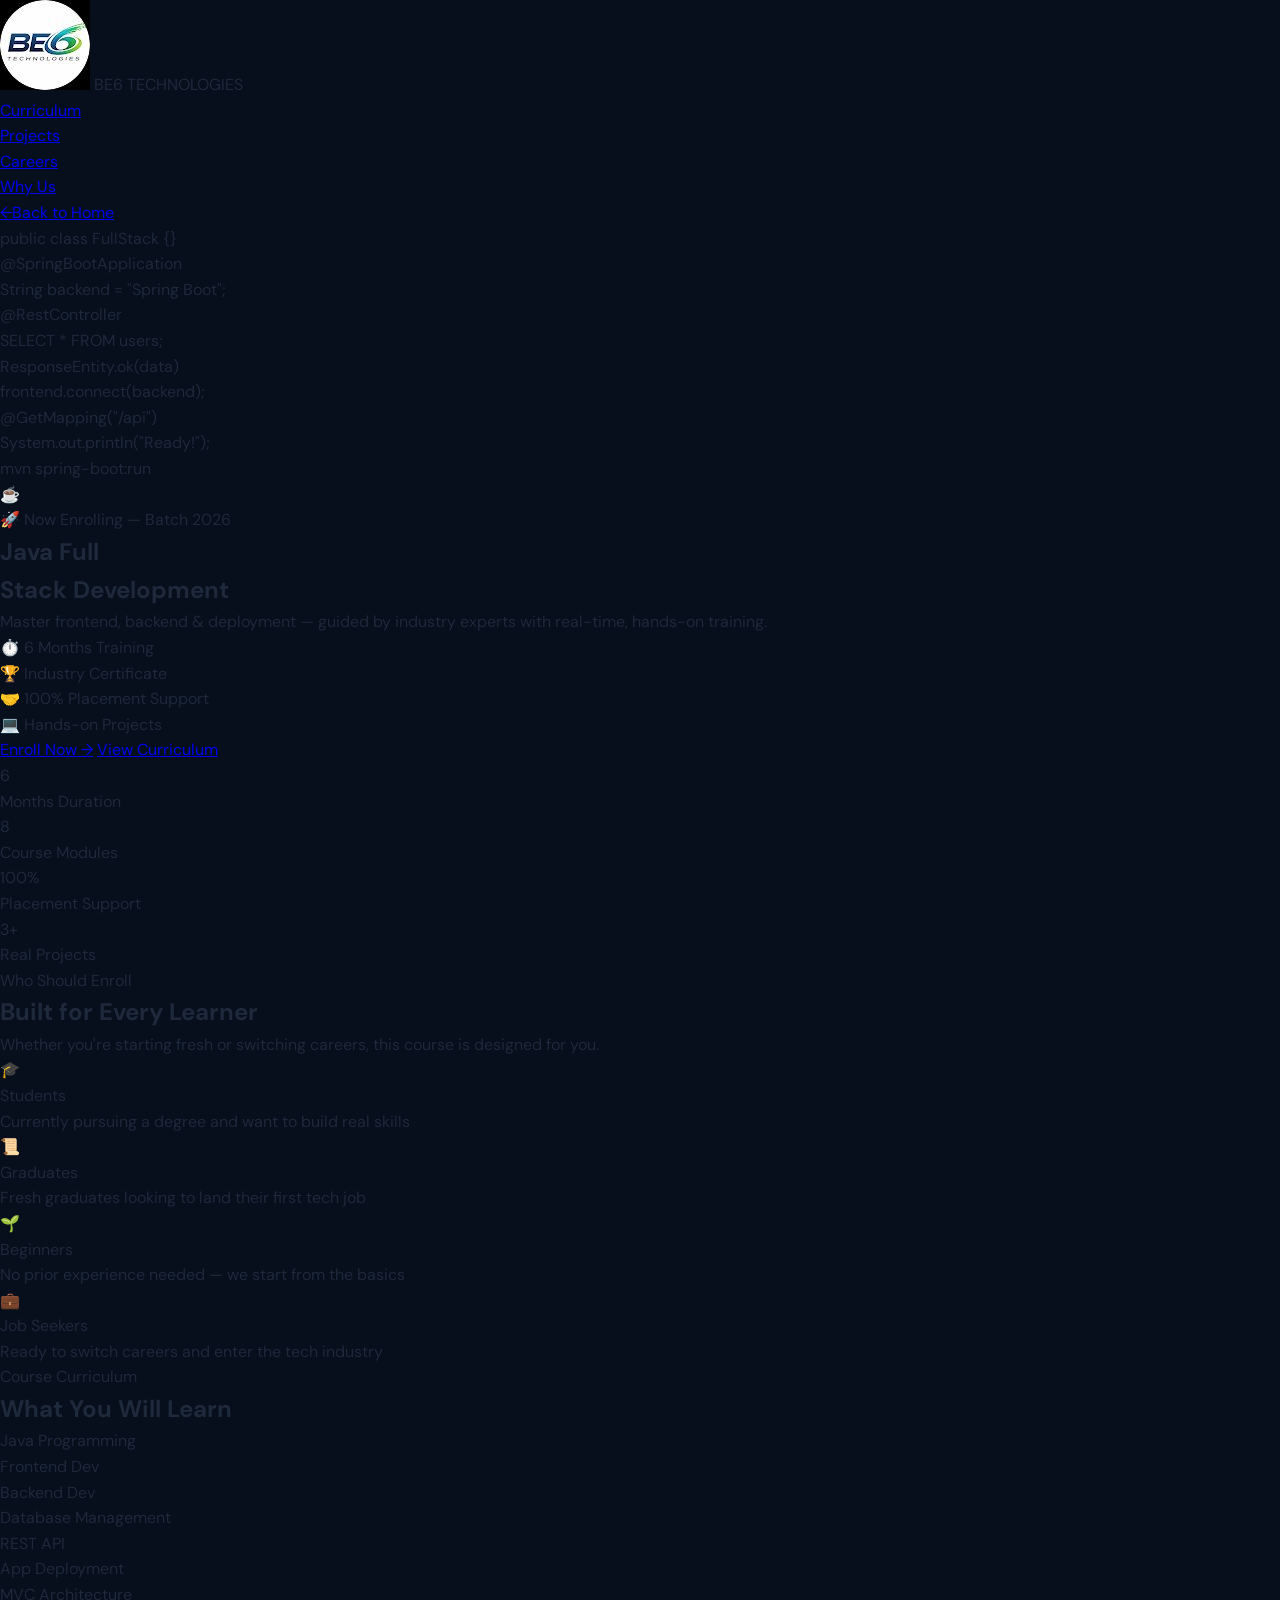
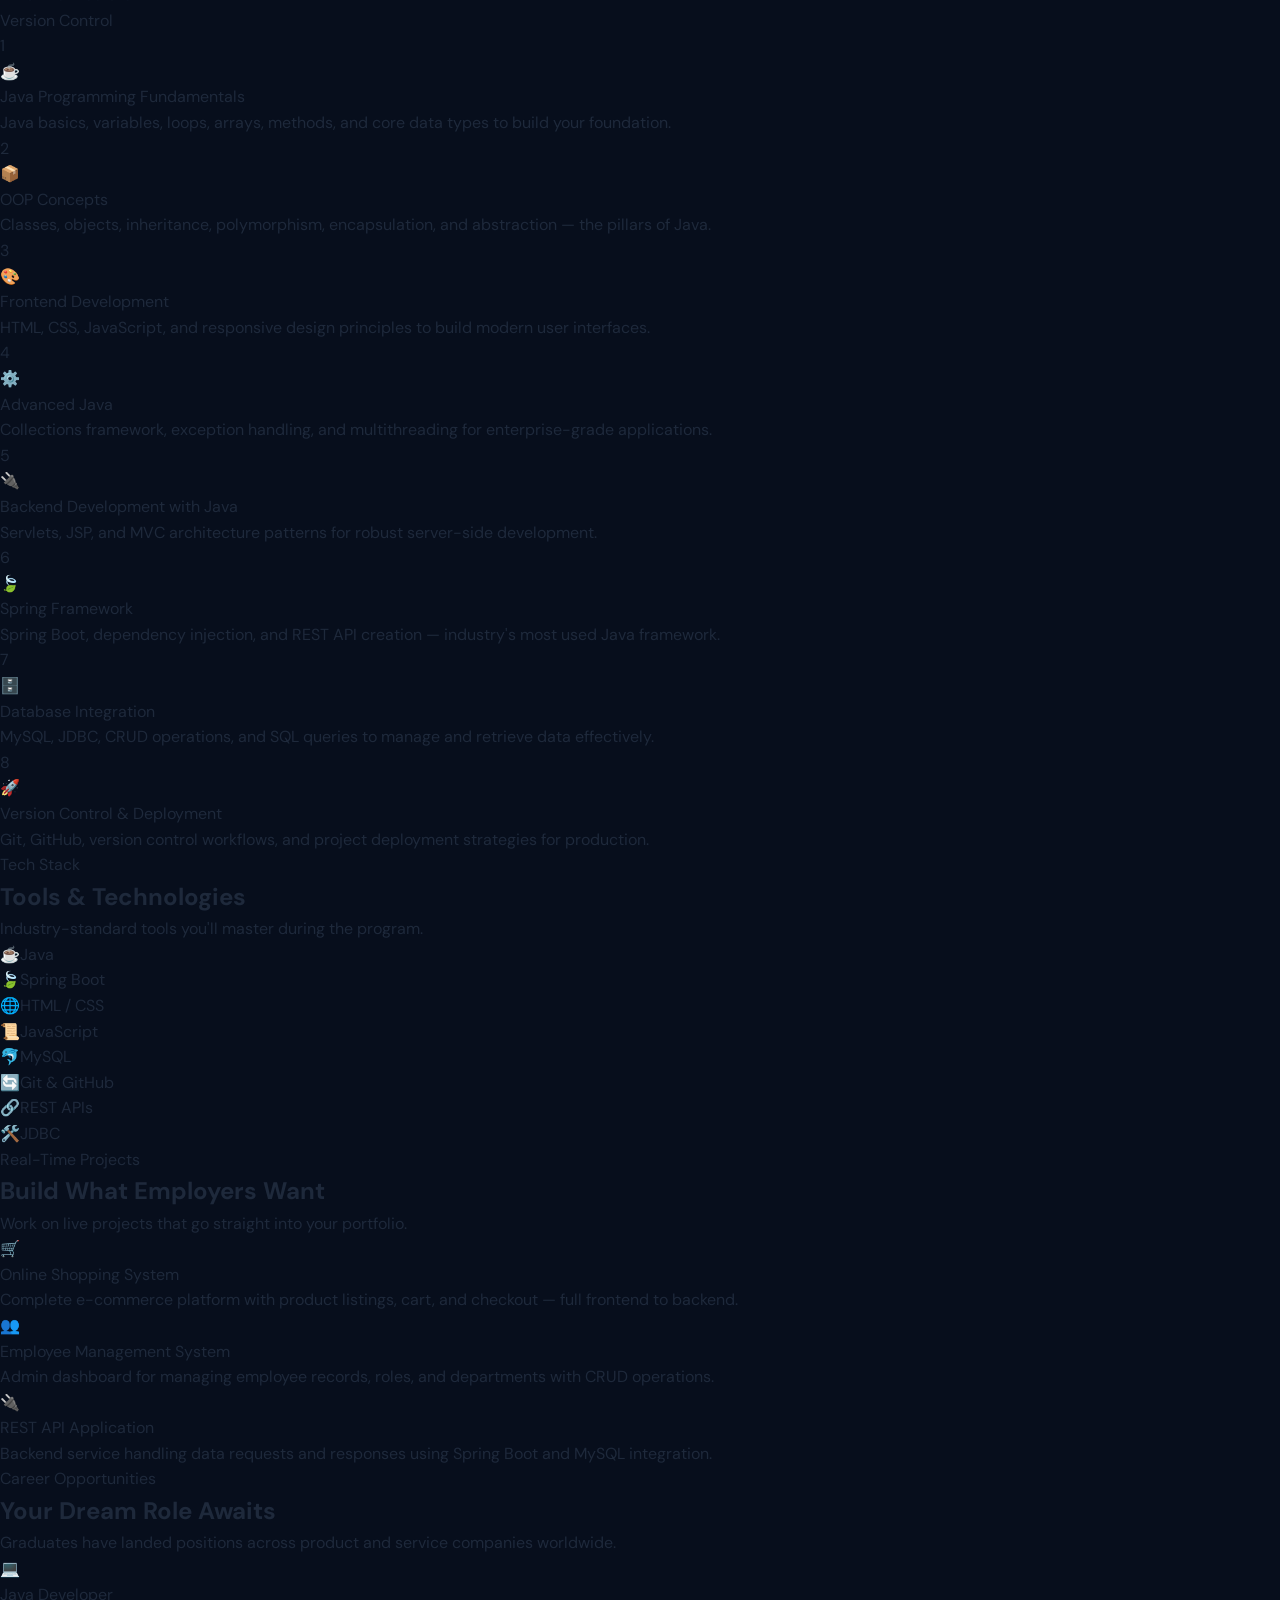
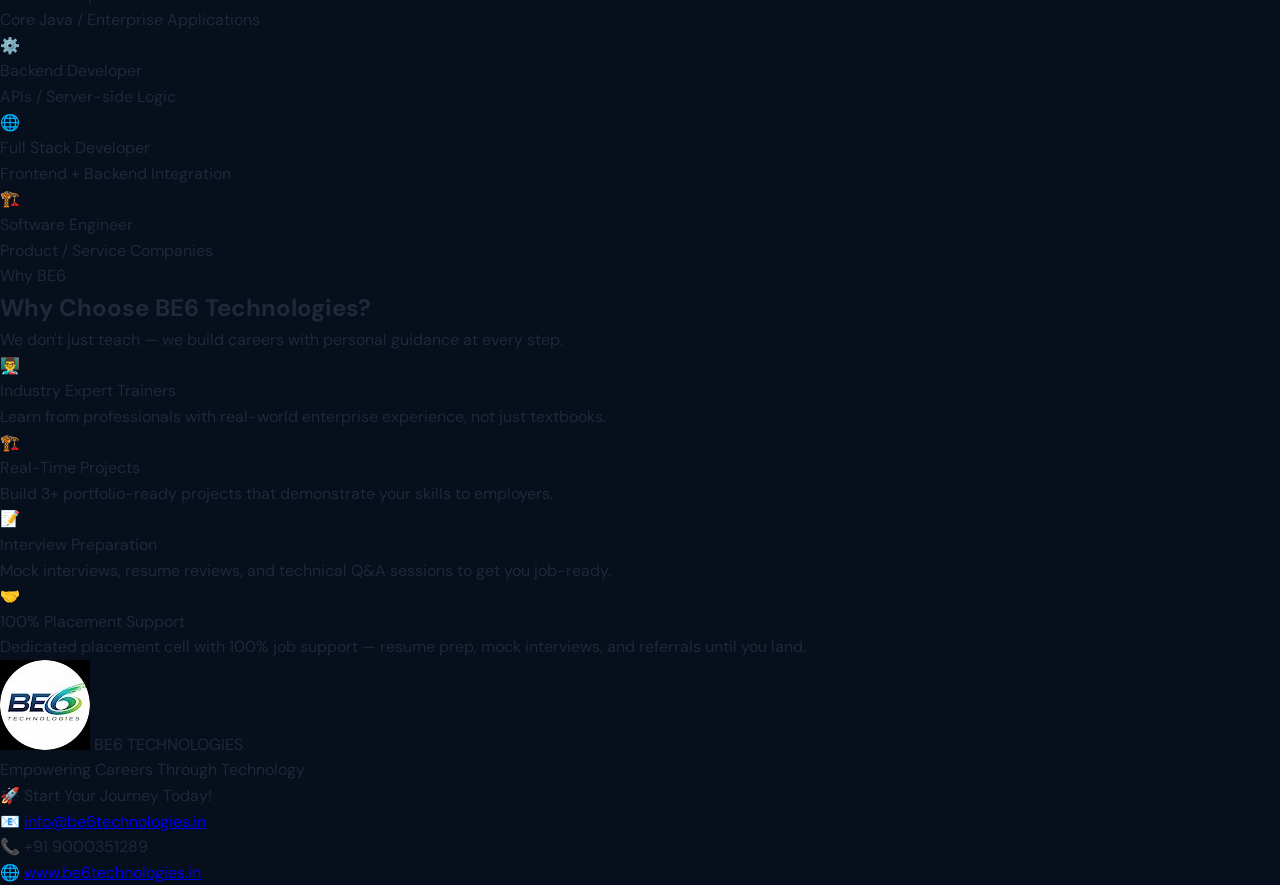
<file: src/html/Modules/java full.html>
<!DOCTYPE html>
<html lang="en">
<head>
<meta charset="UTF-8">
<meta name="viewport" content="width=device-width, initial-scale=1.0">
<title>BE6 Technologies – Java Full Stack Development</title>
<link href="https://fonts.googleapis.com/css2?family=Syne:wght@400;600;700;800&family=DM+Sans:ital,wght@0,300;0,400;0,500;0,600;1,300&display=swap" rel="stylesheet">
<style>
  :root {
    --navy: #0a1628;
    --navy-mid: #132040;
    --navy-light: #1a3a6e;
    --orange: #4ADE80;
    --orange-deep: #22C55E;
    --orange-glow: rgba(74,222,128,0.18);
    --orange-subtle: rgba(74,222,128,0.08);
    --white: #ffffff;
    --off-white: #0d1b2e;
    --muted: #94a3b8;
    --text: #1e293b;
    --text-light: #64748b;
    --border: #e2e8f0;
  }

  * { margin: 0; padding: 0; box-sizing: border-box; }

  body {
    font-family: 'DM Sans', sans-serif;
    background: #070e1c;
    color: var(--text);
    line-height: 1.6;
  }

  @media (max-width: 768px) {

  /* NAV */
  nav {
    position: fixed; top: 0; left: 0; right: 0; z-index: 100;
    background: rgba(10,22,40,0.97);
    backdrop-filter: blur(12px);
    border-bottom: 1px solid rgba(74,222,128,0.2);
    display: flex; align-items: center; justify-content: space-between;
    padding: 0 48px; height: 68px;
  }
  .nav-logo { display: flex; align-items: center; gap: 12px; }
  .nav-logo img { width: 44px; height: 44px; border-radius: 50%; object-fit: cover; border: 2px solid var(--orange); }
  .nav-brand { font-family: 'Syne', sans-serif; font-size: 18px; font-weight: 800; color: white; letter-spacing: 1px; }
  .nav-links { display: flex; gap: 32px; list-style: none; }
  .nav-links a { color: rgba(255,255,255,0.75); text-decoration: none; font-size: 14px; font-weight: 500; transition: color 0.2s; }
  .nav-links a:hover { color: var(--orange); }
  .nav-cta {
    background: var(--orange); color: white;
    padding: 10px 24px; border-radius: 6px;
    font-size: 14px; font-weight: 600; text-decoration: none;
    transition: background 0.2s, transform 0.1s;
    letter-spacing: 0.4px;
  }
  .nav-cta:hover { background: var(--orange-deep); transform: translateY(-1px); }

  /* HERO */
  .hero {
    min-height: 100vh;
    background: linear-gradient(135deg, var(--navy) 0%, #0f2448 50%, var(--navy-light) 100%);
    display: flex; align-items: center; justify-content: center;
    text-align: center; position: relative; overflow: hidden;
    padding-top: 68px;
  }

  /* Animated gradient mesh */
  .hero-gradient-mesh {
    position: absolute; inset: 0; z-index: 0;
    background:
      radial-gradient(ellipse at 20% 50%, rgba(74,222,128,0.08) 0%, transparent 50%),
      radial-gradient(ellipse at 80% 20%, rgba(26,58,110,0.4) 0%, transparent 50%),
      radial-gradient(ellipse at 60% 80%, rgba(74,222,128,0.05) 0%, transparent 40%);
    animation: meshShift 12s ease-in-out infinite alternate;
  }
  @keyframes meshShift {
    0%   { opacity: 1; transform: scale(1) rotate(0deg); }
    33%  { opacity: 0.8; transform: scale(1.08) rotate(1deg); }
    66%  { opacity: 1; transform: scale(0.96) rotate(-1deg); }
    100% { opacity: 0.9; transform: scale(1.04) rotate(0.5deg); }
  }

  /* Dot grid */
  .hero-dots {
    position: absolute; inset: 0; z-index: 0;
    background-image: radial-gradient(circle at 1.5px 1.5px, rgba(255,255,255,0.07) 1px, transparent 0);
    background-size: 28px 28px;
    animation: dotsScroll 20s linear infinite;
  }
  @keyframes dotsScroll {
    from { background-position: 0 0; }
    to   { background-position: 28px 28px; }
  }

  /* Floating orbs */
  .hero-orb1 {
    position: absolute; width: 500px; height: 500px; border-radius: 50%;
    background: radial-gradient(circle, rgba(74,222,128,0.14) 0%, transparent 70%);
    top: -120px; right: -100px; z-index: 0;
    animation: orb1Move 14s ease-in-out infinite alternate;
  }
  @keyframes orb1Move {
    0%   { transform: translate(0px, 0px) scale(1); }
    50%  { transform: translate(-60px, 40px) scale(1.1); }
    100% { transform: translate(30px, -30px) scale(0.95); }
  }
  .hero-orb2 {
    position: absolute; width: 400px; height: 400px; border-radius: 50%;
    background: radial-gradient(circle, rgba(26,58,110,0.6) 0%, transparent 70%);
    bottom: -80px; left: -80px; z-index: 0;
    animation: orb2Move 18s ease-in-out infinite alternate;
  }
  @keyframes orb2Move {
    0%   { transform: translate(0px, 0px) scale(1); }
    50%  { transform: translate(50px, -40px) scale(1.12); }
    100% { transform: translate(-20px, 30px) scale(0.92); }
  }

  /* Third orb */
  .hero-orb3 {
    position: absolute; width: 300px; height: 300px; border-radius: 50%;
    background: radial-gradient(circle, rgba(74,222,128,0.07) 0%, transparent 70%);
    top: 50%; left: 50%; transform: translate(-50%, -50%); z-index: 0;
    animation: orb3Pulse 8s ease-in-out infinite;
  }
  @keyframes orb3Pulse {
    0%,100% { transform: translate(-50%,-50%) scale(1); opacity: 0.6; }
    50%     { transform: translate(-50%,-50%) scale(1.4); opacity: 1; }
  }

  /* Floating Java code tokens */
  .hero-particles { position: absolute; inset: 0; z-index: 0; pointer-events: none; overflow: hidden; }
  .particle {
    position: absolute;
    font-family: 'Courier New', monospace;
    font-size: 11px;
    color: rgba(74,222,128,0.18);
    white-space: nowrap;
    animation: particleFloat linear infinite;
    user-select: none;
  }
  @keyframes particleFloat {
    0%   { transform: translateY(110vh) rotate(0deg); opacity: 0; }
    5%   { opacity: 1; }
    95%  { opacity: 1; }
    100% { transform: translateY(-10vh) rotate(10deg); opacity: 0; }
  }

  /* Animated border beam at bottom of hero */
  .hero-beam {
    position: absolute; bottom: 0; left: 0; right: 0; height: 2px; z-index: 1;
    background: linear-gradient(90deg, transparent 0%, var(--orange) 30%, #fff 50%, var(--orange) 70%, transparent 100%);
    background-size: 200% 100%;
    animation: beamSlide 3s linear infinite;
  }
  @keyframes beamSlide {
    0%   { background-position: 200% 0; }
    100% { background-position: -200% 0; }
  }

  /* Ring circles */
  .hero-ring {
    position: absolute; border-radius: 50%;
    border: 1px solid rgba(74,222,128,0.08);
    animation: ringExpand ease-out infinite;
    z-index: 0; pointer-events: none;
  }
  .hero-ring:nth-child(1) { width: 300px; height: 300px; top: 50%; left: 50%; margin: -150px 0 0 -150px; animation-duration: 6s; animation-delay: 0s; }
  .hero-ring:nth-child(2) { width: 500px; height: 500px; top: 50%; left: 50%; margin: -250px 0 0 -250px; animation-duration: 6s; animation-delay: 2s; }
  .hero-ring:nth-child(3) { width: 700px; height: 700px; top: 50%; left: 50%; margin: -350px 0 0 -350px; animation-duration: 6s; animation-delay: 4s; }
  @keyframes ringExpand {
    0%   { transform: scale(0.6); opacity: 0.5; }
    100% { transform: scale(1.6); opacity: 0; }
  }
  .hero-content { position: relative; z-index: 2; max-width: 820px; padding: 0 24px; animation: fadeUp 0.8s ease both; }

  .hero-icon {
    width: 86px; height: 86px; margin: 0 auto 28px;
    background: rgba(74,222,128,0.12);
    border: 1px solid rgba(74,222,128,0.35);
    border-radius: 22px;
    display: flex; align-items: center; justify-content: center;
    font-size: 44px;
    box-shadow: 0 0 48px rgba(74,222,128,0.22), inset 0 1px 0 rgba(255,255,255,0.06);
    animation: iconFloat 4s ease-in-out infinite;
    position: relative; z-index: 2;
  }
  .hero-icon::after {
    content: '';
    position: absolute; inset: -2px;
    border-radius: 24px;
    background: linear-gradient(135deg, rgba(74,222,128,0.4), transparent 60%);
    z-index: -1;
    animation: iconGlow 4s ease-in-out infinite;
  }
  @keyframes iconFloat {
    0%,100% { transform: translateY(0px); box-shadow: 0 0 48px rgba(74,222,128,0.22), inset 0 1px 0 rgba(255,255,255,0.06); }
    50%      { transform: translateY(-10px); box-shadow: 0 24px 64px rgba(74,222,128,0.35), inset 0 1px 0 rgba(255,255,255,0.08); }
  }
  @keyframes iconGlow {
    0%,100% { opacity: 0.5; }
    50%      { opacity: 1; }
  }
  .hero-eyebrow {
    display: inline-flex; align-items: center; gap: 8px;
    background: rgba(74,222,128,0.12); border: 1px solid rgba(74,222,128,0.3);
    color: var(--orange); padding: 6px 16px; border-radius: 100px;
    font-size: 12px; font-weight: 600; letter-spacing: 1.5px; text-transform: uppercase;
    margin-bottom: 28px;
    animation: fadeUp 0.6s ease both;
  }
  .hero-eyebrow::before { content: ''; width: 6px; height: 6px; background: var(--orange); border-radius: 50%; animation: pulse 1.5s infinite; }
  @keyframes pulse { 0%,100% { opacity:1; transform:scale(1); } 50% { opacity:0.4; transform:scale(0.7); } }
  .hero-title {
    font-family: 'Syne', sans-serif;
    font-size: clamp(42px, 7vw, 76px); font-weight: 800;
    line-height: 1.05; color: white; margin-bottom: 16px;
    animation: fadeUp 0.7s 0.1s ease both;
  }
  .hero-title span { color: var(--orange); }
  .hero-sub {
    font-size: 18px; color: rgba(255,255,255,0.65); font-weight: 300;
    max-width: 540px; margin: 0 auto 48px;
    animation: fadeUp 0.7s 0.2s ease both;
  }
  .hero-badges {
    display: flex; flex-wrap: wrap; gap: 12px; justify-content: center; margin-bottom: 48px;
    animation: fadeUp 0.7s 0.3s ease both;
  }
  .badge {
    display: flex; align-items: center; gap: 8px;
    background: rgba(255,255,255,0.07); border: 1px solid rgba(255,255,255,0.12);
    padding: 10px 20px; border-radius: 8px;
    color: white; font-size: 14px; font-weight: 500;
  }
  .badge-icon { font-size: 18px; }
  .hero-btns { display: flex; gap: 16px; justify-content: center; animation: fadeUp 0.7s 0.4s ease both; }
  .btn-primary {
    background: var(--orange); color: white;
    padding: 15px 36px; border-radius: 8px;
    font-size: 15px; font-weight: 700; text-decoration: none;
    letter-spacing: 0.4px; transition: all 0.2s;
    box-shadow: 0 8px 24px rgba(74,222,128,0.4);
  }
  .btn-primary:hover { background: var(--orange-deep); transform: translateY(-2px); box-shadow: 0 12px 32px rgba(74,222,128,0.5); }
  .btn-outline {
    background: transparent; color: white;
    padding: 15px 36px; border-radius: 8px;
    font-size: 15px; font-weight: 600; text-decoration: none;
    border: 1.5px solid rgba(255,255,255,0.3);
    transition: all 0.2s;
  }
  .btn-outline:hover { border-color: var(--orange); color: var(--orange); }
  @keyframes fadeUp { from { opacity:0; transform:translateY(20px); } to { opacity:1; transform:translateY(0); } }

  /* STATS BAND */
  .stats-band {
    background: var(--navy);
    border-top: 1px solid rgba(74,222,128,0.2);
    border-bottom: 1px solid rgba(74,222,128,0.2);
    display: grid; grid-template-columns: repeat(4, 1fr);
  }
  .stat-item {
    padding: 36px 24px; text-align: center;
    border-right: 1px solid rgba(255,255,255,0.06);
    transition: background 0.2s;
  }
  .stat-item:last-child { border-right: none; }
  .stat-item:hover { background: rgba(74,222,128,0.05); }
  .stat-num {
    font-family: 'Syne', sans-serif; font-size: 38px; font-weight: 800;
    color: var(--orange); line-height: 1;
  }
  .stat-label { font-size: 13px; color: rgba(255,255,255,0.55); margin-top: 6px; font-weight: 500; }

  /* SECTIONS */
  section { padding: 96px 48px; }
  .section-inner { max-width: 1100px; margin: 0 auto; }
  .section-tag {
    display: inline-block;
    background: var(--orange-subtle); border: 1px solid rgba(74,222,128,0.2);
    color: var(--orange); padding: 4px 14px; border-radius: 100px;
    font-size: 11px; font-weight: 700; letter-spacing: 1.5px; text-transform: uppercase;
    margin-bottom: 16px;
  }
  .section-title {
    font-family: 'Syne', sans-serif; font-size: clamp(28px, 4vw, 42px); font-weight: 800;
    color: white; line-height: 1.15; margin-bottom: 16px;
  }
  .section-sub { font-size: 16px; color: rgba(255,255,255,0.55); max-width: 520px; margin-bottom: 56px; }

  /* AUDIENCE */
  .audience-section { background: #0d1b2e; }
  .audience-grid { display: grid; grid-template-columns: repeat(4, 1fr); gap: 20px; }
  .audience-card {
    background: #0a1628; border-radius: 16px; padding: 32px 24px; text-align: center;
    border: 1px solid rgba(255,255,255,0.08);
    box-shadow: 0 2px 12px rgba(0,0,0,0.05);
    transition: all 0.25s; position: relative; overflow: hidden;
  }
  .audience-card::after {
    content: ''; position: absolute; inset: 0;
    background: linear-gradient(135deg, var(--orange-subtle), transparent);
    opacity: 0; transition: opacity 0.25s;
  }
  .audience-card:hover { transform: translateY(-4px); box-shadow: 0 12px 32px rgba(74,222,128,0.1); border-color: rgba(74,222,128,0.3); }
  .audience-card:hover::after { opacity: 1; }
  .audience-emoji { font-size: 36px; margin-bottom: 12px; }
  .audience-name { font-family: 'Syne', sans-serif; font-size: 17px; font-weight: 700; color: white; margin-bottom: 6px; }
  .audience-desc { font-size: 13px; color: rgba(255,255,255,0.55); }

  /* CURRICULUM */
  .curriculum-section { background: #0a1628; }
  .skills-row { display: flex; flex-wrap: wrap; gap: 10px; margin-bottom: 56px; }
  .skill-chip {
    background: var(--navy); color: white;
    padding: 8px 18px; border-radius: 100px;
    font-size: 13px; font-weight: 500;
    transition: background 0.2s;
  }
  .skill-chip:hover { background: var(--orange); }
  .modules-grid { display: grid; grid-template-columns: repeat(2, 1fr); gap: 24px; }
  .module-card {
    border-radius: 14px; padding: 28px 26px;
    border: 1px solid rgba(255,255,255,0.08); background: #0d1b2e;
    position: relative; overflow: hidden;
    transition: all 0.25s;
  }
  .module-card:hover { border-color: var(--orange); background: #0a1628; box-shadow: 0 8px 24px rgba(74,222,128,0.08); transform: translateY(-2px); }
  .module-num {
    position: absolute; top: 20px; right: 20px;
    width: 32px; height: 32px; border-radius: 50%;
    background: var(--orange); color: white;
    display: flex; align-items: center; justify-content: center;
    font-size: 13px; font-weight: 800;
    font-family: 'Syne', sans-serif;
  }
  .module-icon { font-size: 26px; margin-bottom: 12px; }
  .module-name { font-family: 'Syne', sans-serif; font-size: 16px; font-weight: 700; color: white; margin-bottom: 8px; }
  .module-desc { font-size: 13.5px; color: rgba(255,255,255,0.55); line-height: 1.6; }

  /* TECH */
  .tech-section { background: #0d1b2e; }
  .tech-grid { display: grid; grid-template-columns: repeat(4, 1fr); gap: 16px; }
  .tech-card {
    background: #0a1628; border-radius: 12px;
    padding: 24px 16px; text-align: center;
    border: 1px solid rgba(255,255,255,0.08);
    font-size: 14px; font-weight: 600; color: white;
    transition: all 0.2s;
  }
  .tech-card:hover { border-color: var(--orange); box-shadow: 0 4px 16px rgba(74,222,128,0.1); color: var(--orange); }
  .tech-emoji { font-size: 28px; margin-bottom: 10px; display: block; }

  /* PROJECTS */
  .projects-section { background: #0a1628; }
  .projects-grid { display: grid; grid-template-columns: repeat(3, 1fr); gap: 24px; }
  .project-card {
    border-radius: 16px; overflow: hidden;
    border: 1px solid rgba(255,255,255,0.08);
    transition: all 0.25s;
  }
  .project-card:hover { transform: translateY(-4px); box-shadow: 0 16px 40px rgba(10,22,40,0.12); border-color: var(--orange); }
  .project-top {
    background: linear-gradient(135deg, var(--navy), var(--navy-light));
    padding: 28px 24px 24px;
    display: flex; flex-direction: column; gap: 4px;
  }
  .project-emoji { font-size: 32px; }
  .project-name { font-family: 'Syne', sans-serif; font-size: 17px; font-weight: 700; color: white; margin-top: 10px; }
  .project-bottom { padding: 18px 24px; background: #0d1b2e; }
  .project-desc { font-size: 13.5px; color: rgba(255,255,255,0.55); line-height: 1.6; }

  /* CAREERS */
  .careers-section { background: var(--navy); }
  .careers-section .section-title { color: white; }
  .careers-section .section-sub { color: rgba(255,255,255,0.55); }
  .careers-section .section-tag { background: rgba(74,222,128,0.15); border-color: rgba(74,222,128,0.3); }
  .careers-grid { display: grid; grid-template-columns: repeat(2, 1fr); gap: 20px; }
  .career-card {
    background: rgba(255,255,255,0.04);
    border: 1px solid rgba(255,255,255,0.08);
    border-radius: 14px; padding: 28px 26px;
    display: flex; align-items: center; gap: 20px;
    transition: all 0.25s;
    border-bottom: 3px solid var(--orange);
  }
  .career-card:hover { background: rgba(74,222,128,0.07); border-color: rgba(74,222,128,0.4); transform: translateY(-2px); }
  .career-icon {
    width: 52px; height: 52px; border-radius: 12px;
    background: rgba(74,222,128,0.15);
    display: flex; align-items: center; justify-content: center;
    font-size: 24px; flex-shrink: 0;
  }
  .career-name { font-family: 'Syne', sans-serif; font-size: 18px; font-weight: 700; color: white; margin-bottom: 4px; }
  .career-sub { font-size: 13px; color: rgba(255,255,255,0.45); }

  /* WHY US */
  .why-section { background: #0d1b2e; }
  .why-grid { display: grid; grid-template-columns: repeat(2, 1fr); gap: 24px; }
  .why-card {
    background: #0a1628; border-radius: 14px; padding: 28px 26px;
    display: flex; gap: 20px; align-items: flex-start;
    border: 1px solid rgba(255,255,255,0.08);
    transition: all 0.25s;
  }
  .why-card:hover { border-color: var(--orange); box-shadow: 0 8px 24px rgba(74,222,128,0.08); }
  .why-icon-wrap {
    width: 48px; height: 48px; border-radius: 12px;
    background: linear-gradient(135deg, var(--orange), var(--orange-deep));
    display: flex; align-items: center; justify-content: center;
    font-size: 22px; flex-shrink: 0;
    box-shadow: 0 4px 12px rgba(74,222,128,0.3);
  }
  .why-name { font-family: 'Syne', sans-serif; font-size: 17px; font-weight: 700; color: white; margin-bottom: 6px; }
  .why-desc { font-size: 13.5px; color: rgba(255,255,255,0.55); }
  

  /* FOOTER */
  footer {
    background: var(--navy);
    border-top: 1px solid rgba(74,222,128,0.25);
    padding: 64px 48px 40px;
    text-align: center;
  }
  .footer-logo { display: flex; align-items: center; justify-content: center; gap: 14px; margin-bottom: 12px; }
  .footer-logo img { width: 52px; height: 52px; border-radius: 50%; border: 2px solid var(--orange); }
  .footer-brand { font-family: 'Syne', sans-serif; font-size: 24px; font-weight: 800; color: white; letter-spacing: 2px; }
  .footer-tagline { font-size: 14px; color: rgba(255,255,255,0.4); letter-spacing: 1px; margin-bottom: 40px; }
  .footer-cta { font-size: 20px; font-weight: 700; color: #bbf7d0; margin-bottom: 32px; }
  .footer-contacts { display: flex; justify-content: center; gap: 48px; margin-bottom: 40px; }
  .footer-contact { display: flex; align-items: center; gap: 10px; font-size: 14px; color: rgba(255,255,255,0.65); }
  .footer-contact a { color: #bbf7d0; text-decoration: none; }
  .footer-contact a:hover { color: var(--orange); }
  .footer-contact  { color: #bbf7d0; text-decoration: none; }

  .footer-divider { width: 80px; height: 2px; background: var(--orange); margin: 0 auto 24px; opacity: 0.4; }
  .footer-copy { font-size: 12px; color: rgba(255,255,255,0.25); }
 }
  @media (max-width: 480px) {
    .hero-title { font-size: clamp(26px, 10vw, 36px); }
    .tech-grid { grid-template-columns: repeat(2, 1fr); }
    .audience-grid { grid-template-columns: 1fr; }
    .demand-cards { grid-template-columns: 1fr; }
  }
  
</style>
</head>
<body>

<!-- NAV -->
<nav>
  <div class="nav-logo">
    <img src="[data-uri]" alt="BE6 Technologies">
    <span class="nav-brand">BE6 TECHNOLOGIES</span>
  </div>
  <ul class="nav-links">
    <li><a href="#curriculum">Curriculum</a></li>
    <li><a href="#projects">Projects</a></li>
    <li><a href="#careers">Careers</a></li>
    <li><a href="#why-us">Why Us</a></li>
  </ul>
  <a href="/be6technologies/src/html/index.html" class="nav-cta">←Back to Home</a>
</nav>

<!-- HERO -->
<section class="hero">
  <div class="hero-gradient-mesh"></div>
  <div class="hero-dots"></div>
  <div class="hero-ring"></div>
  <div class="hero-ring"></div>
  <div class="hero-ring"></div>
  <div class="hero-orb1"></div>
  <div class="hero-orb2"></div>
  <div class="hero-orb3"></div>
  <div class="hero-particles">
    <div class="particle" style="left:5%;animation-duration:18s;animation-delay:0s;">public class FullStack {}</div>
    <div class="particle" style="left:12%;animation-duration:22s;animation-delay:3s;">@SpringBootApplication</div>
    <div class="particle" style="left:22%;animation-duration:16s;animation-delay:6s;">String backend = "Spring Boot";</div>
    <div class="particle" style="left:35%;animation-duration:25s;animation-delay:1s;">@RestController</div>
    <div class="particle" style="left:48%;animation-duration:20s;animation-delay:9s;">SELECT * FROM users;</div>
    <div class="particle" style="left:58%;animation-duration:17s;animation-delay:4s;">ResponseEntity.ok(data)</div>
    <div class="particle" style="left:68%;animation-duration:23s;animation-delay:7s;">frontend.connect(backend);</div>
    <div class="particle" style="left:78%;animation-duration:19s;animation-delay:2s;">@GetMapping("/api")</div>
    <div class="particle" style="left:87%;animation-duration:21s;animation-delay:11s;">System.out.println("Ready!");</div>
    <div class="particle" style="left:93%;animation-duration:15s;animation-delay:5s;">mvn spring-boot:run</div>
  </div>
  <div class="hero-beam"></div>
  <div class="hero-content">
    <div class="hero-icon">☕</div>
    <div class="hero-eyebrow">🚀 Now Enrolling — Batch 2026</div>
    <h1 class="hero-title">Java Full<br><span>Stack Development</span></h1>
    <p class="hero-sub">Master frontend, backend & deployment — guided by industry experts with real-time, hands-on training.</p>
    <div class="hero-badges">
      <div class="badge"><span class="badge-icon">⏱️</span> 6 Months Training</div>
      <div class="badge"><span class="badge-icon">🏆</span> Industry Certificate</div>
      <div class="badge"><span class="badge-icon">🤝</span> 100% Placement Support</div>
      <div class="badge"><span class="badge-icon">💻</span> Hands-on Projects</div>
    </div>
    <div class="hero-btns">
      <a href="#enroll" class="btn-primary" id="enroll" onclick="window.location.href='/be6technologies/src/html/Register/BE6_Register.html'">Enroll Now →</a>
      <a href="#curriculum" class="btn-outline">View Curriculum</a>
    </div>
  </div>
</section>

<!-- STATS -->
<div class="stats-band">
  <div class="stat-item">
    <div class="stat-num">6</div>
    <div class="stat-label">Months Duration</div>
  </div>
  <div class="stat-item">
    <div class="stat-num">8</div>
    <div class="stat-label">Course Modules</div>
  </div>
  <div class="stat-item">
    <div class="stat-num">100%</div>
    <div class="stat-label">Placement Support</div>
  </div>
  <div class="stat-item">
    <div class="stat-num">3+</div>
    <div class="stat-label">Real Projects</div>
  </div>
</div>

<!-- AUDIENCE -->
<section class="audience-section">
  <div class="section-inner">
    <div class="section-tag">Who Should Enroll</div>
    <h2 class="section-title">Built for Every Learner</h2>
    <p class="section-sub">Whether you're starting fresh or switching careers, this course is designed for you.</p>
    <div class="audience-grid">
      <div class="audience-card">
        <div class="audience-emoji">🎓</div>
        <div class="audience-name">Students</div>
        <div class="audience-desc">Currently pursuing a degree and want to build real skills</div>
      </div>
      <div class="audience-card">
        <div class="audience-emoji">📜</div>
        <div class="audience-name">Graduates</div>
        <div class="audience-desc">Fresh graduates looking to land their first tech job</div>
      </div>
      <div class="audience-card">
        <div class="audience-emoji">🌱</div>
        <div class="audience-name">Beginners</div>
        <div class="audience-desc">No prior experience needed — we start from the basics</div>
      </div>
      <div class="audience-card">
        <div class="audience-emoji">💼</div>
        <div class="audience-name">Job Seekers</div>
        <div class="audience-desc">Ready to switch careers and enter the tech industry</div>
      </div>
    </div>
  </div>
</section>

<!-- CURRICULUM -->
<section class="curriculum-section" id="curriculum">
  <div class="section-inner">
    <div class="section-tag">Course Curriculum</div>
    <h2 class="section-title">What You Will Learn</h2>
    <div class="skills-row">
      <div class="skill-chip">Java Programming</div>
      <div class="skill-chip">Frontend Dev</div>
      <div class="skill-chip">Backend Dev</div>
      <div class="skill-chip">Database Management</div>
      <div class="skill-chip">REST API</div>
      <div class="skill-chip">App Deployment</div>
      <div class="skill-chip">MVC Architecture</div>
      <div class="skill-chip">Version Control</div>
    </div>
    <div class="modules-grid">
      <div class="module-card">
        <div class="module-num">1</div>
        <div class="module-icon">☕</div>
        <div class="module-name">Java Programming Fundamentals</div>
        <div class="module-desc">Java basics, variables, loops, arrays, methods, and core data types to build your foundation.</div>
      </div>
      <div class="module-card">
        <div class="module-num">2</div>
        <div class="module-icon">📦</div>
        <div class="module-name">OOP Concepts</div>
        <div class="module-desc">Classes, objects, inheritance, polymorphism, encapsulation, and abstraction — the pillars of Java.</div>
      </div>
      <div class="module-card">
        <div class="module-num">3</div>
        <div class="module-icon">🎨</div>
        <div class="module-name">Frontend Development</div>
        <div class="module-desc">HTML, CSS, JavaScript, and responsive design principles to build modern user interfaces.</div>
      </div>
      <div class="module-card">
        <div class="module-num">4</div>
        <div class="module-icon">⚙️</div>
        <div class="module-name">Advanced Java</div>
        <div class="module-desc">Collections framework, exception handling, and multithreading for enterprise-grade applications.</div>
      </div>
      <div class="module-card">
        <div class="module-num">5</div>
        <div class="module-icon">🔌</div>
        <div class="module-name">Backend Development with Java</div>
        <div class="module-desc">Servlets, JSP, and MVC architecture patterns for robust server-side development.</div>
      </div>
      <div class="module-card">
        <div class="module-num">6</div>
        <div class="module-icon">🍃</div>
        <div class="module-name">Spring Framework</div>
        <div class="module-desc">Spring Boot, dependency injection, and REST API creation — industry's most used Java framework.</div>
      </div>
      <div class="module-card">
        <div class="module-num">7</div>
        <div class="module-icon">🗄️</div>
        <div class="module-name">Database Integration</div>
        <div class="module-desc">MySQL, JDBC, CRUD operations, and SQL queries to manage and retrieve data effectively.</div>
      </div>
      <div class="module-card">
        <div class="module-num">8</div>
        <div class="module-icon">🚀</div>
        <div class="module-name">Version Control & Deployment</div>
        <div class="module-desc">Git, GitHub, version control workflows, and project deployment strategies for production.</div>
      </div>
    </div>
  </div>
</section>

<!-- TECH -->
<section class="tech-section">
  <div class="section-inner">
    <div class="section-tag">Tech Stack</div>
    <h2 class="section-title">Tools & Technologies</h2>
    <p class="section-sub">Industry-standard tools you'll master during the program.</p>
    <div class="tech-grid">
      <div class="tech-card"><span class="tech-emoji">☕</span>Java</div>
      <div class="tech-card"><span class="tech-emoji">🍃</span>Spring Boot</div>
      <div class="tech-card"><span class="tech-emoji">🌐</span>HTML / CSS</div>
      <div class="tech-card"><span class="tech-emoji">📜</span>JavaScript</div>
      <div class="tech-card"><span class="tech-emoji">🐬</span>MySQL</div>
      <div class="tech-card"><span class="tech-emoji">🔄</span>Git & GitHub</div>
      <div class="tech-card"><span class="tech-emoji">🔗</span>REST APIs</div>
      <div class="tech-card"><span class="tech-emoji">🛠️</span>JDBC</div>
    </div>
  </div>
</section>

<!-- PROJECTS -->
<section class="projects-section" id="projects">
  <div class="section-inner">
    <div class="section-tag">Real-Time Projects</div>
    <h2 class="section-title">Build What Employers Want</h2>
    <p class="section-sub">Work on live projects that go straight into your portfolio.</p>
    <div class="projects-grid">
      <div class="project-card">
        <div class="project-top">
          <div class="project-emoji">🛒</div>
          <div class="project-name">Online Shopping System</div>
        </div>
        <div class="project-bottom">
          <div class="project-desc">Complete e-commerce platform with product listings, cart, and checkout — full frontend to backend.</div>
        </div>
      </div>
      <div class="project-card">
        <div class="project-top">
          <div class="project-emoji">👥</div>
          <div class="project-name">Employee Management System</div>
        </div>
        <div class="project-bottom">
          <div class="project-desc">Admin dashboard for managing employee records, roles, and departments with CRUD operations.</div>
        </div>
      </div>
      <div class="project-card">
        <div class="project-top">
          <div class="project-emoji">🔌</div>
          <div class="project-name">REST API Application</div>
        </div>
        <div class="project-bottom">
          <div class="project-desc">Backend service handling data requests and responses using Spring Boot and MySQL integration.</div>
        </div>
      </div>
    </div>
  </div>
</section>

<!-- CAREERS -->
<section class="careers-section" id="careers">
  <div class="section-inner">
    <div class="section-tag">Career Opportunities</div>
    <h2 class="section-title">Your Dream Role Awaits</h2>
    <p class="section-sub">Graduates have landed positions across product and service companies worldwide.</p>
    <div class="careers-grid">
      <div class="career-card">
        <div class="career-icon">💻</div>
        <div>
          <div class="career-name">Java Developer</div>
          <div class="career-sub">Core Java / Enterprise Applications</div>
        </div>
      </div>
      <div class="career-card">
        <div class="career-icon">⚙️</div>
        <div>
          <div class="career-name">Backend Developer</div>
          <div class="career-sub">APIs / Server-side Logic</div>
        </div>
      </div>
      <div class="career-card">
        <div class="career-icon">🌐</div>
        <div>
          <div class="career-name">Full Stack Developer</div>
          <div class="career-sub">Frontend + Backend Integration</div>
        </div>
      </div>
      <div class="career-card">
        <div class="career-icon">🏗️</div>
        <div>
          <div class="career-name">Software Engineer</div>
          <div class="career-sub">Product / Service Companies</div>
        </div>
      </div>
    </div>
  </div>
</section>

<!-- WHY US -->
<section class="why-section" id="why-us">
  <div class="section-inner">
    <div class="section-tag">Why BE6</div>
    <h2 class="section-title">Why Choose BE6 Technologies?</h2>
    <p class="section-sub">We don't just teach — we build careers with personal guidance at every step.</p>
    <div class="why-grid">
      <div class="why-card">
        <div class="why-icon-wrap">👨‍🏫</div>
        <div>
          <div class="why-name">Industry Expert Trainers</div>
          <div class="why-desc">Learn from professionals with real-world enterprise experience, not just textbooks.</div>
        </div>
      </div>
      <div class="why-card">
        <div class="why-icon-wrap">🏗️</div>
        <div>
          <div class="why-name">Real-Time Projects</div>
          <div class="why-desc">Build 3+ portfolio-ready projects that demonstrate your skills to employers.</div>
        </div>
      </div>
      <div class="why-card">
        <div class="why-icon-wrap">📝</div>
        <div>
          <div class="why-name">Interview Preparation</div>
          <div class="why-desc">Mock interviews, resume reviews, and technical Q&A sessions to get you job-ready.</div>
        </div>
      </div>
      <div class="why-card">
        <div class="why-icon-wrap">🤝</div>
        <div>
          <div class="why-name">100% Placement Support</div>
          <div class="why-desc">Dedicated placement cell with 100% job support — resume prep, mock interviews, and referrals until you land.</div>
        </div>
      </div>
    </div>
  </div>
</section>

<!-- FOOTER -->
<footer>
  <div class="footer-logo">
    <img src="[data-uri]" alt="BE6 Technologies">
    <span class="footer-brand">BE6 TECHNOLOGIES</span>
  </div>
  <div class="footer-tagline">Empowering Careers Through Technology</div>
  <div class="footer-cta">🚀 Start Your Journey Today!</div>
  <div class="footer-contacts">
    <div class="footer-contact">📧 <a href="mailto:info@be6technologies.in"><span class="__cf_email__" data-cfemail="430a2d252c032126753726202b2d2c2f2c242a26306d202c2e">info@be6technologies.in</span></a></div>
    <div class="footer-contact" >📞 +91 9000351289</div>
    <div class="footer-contact">🌐 <a href="https://www.be6technologies.in/" target="_blank">www.be6technologies.in</a></div>
  </div
</file>
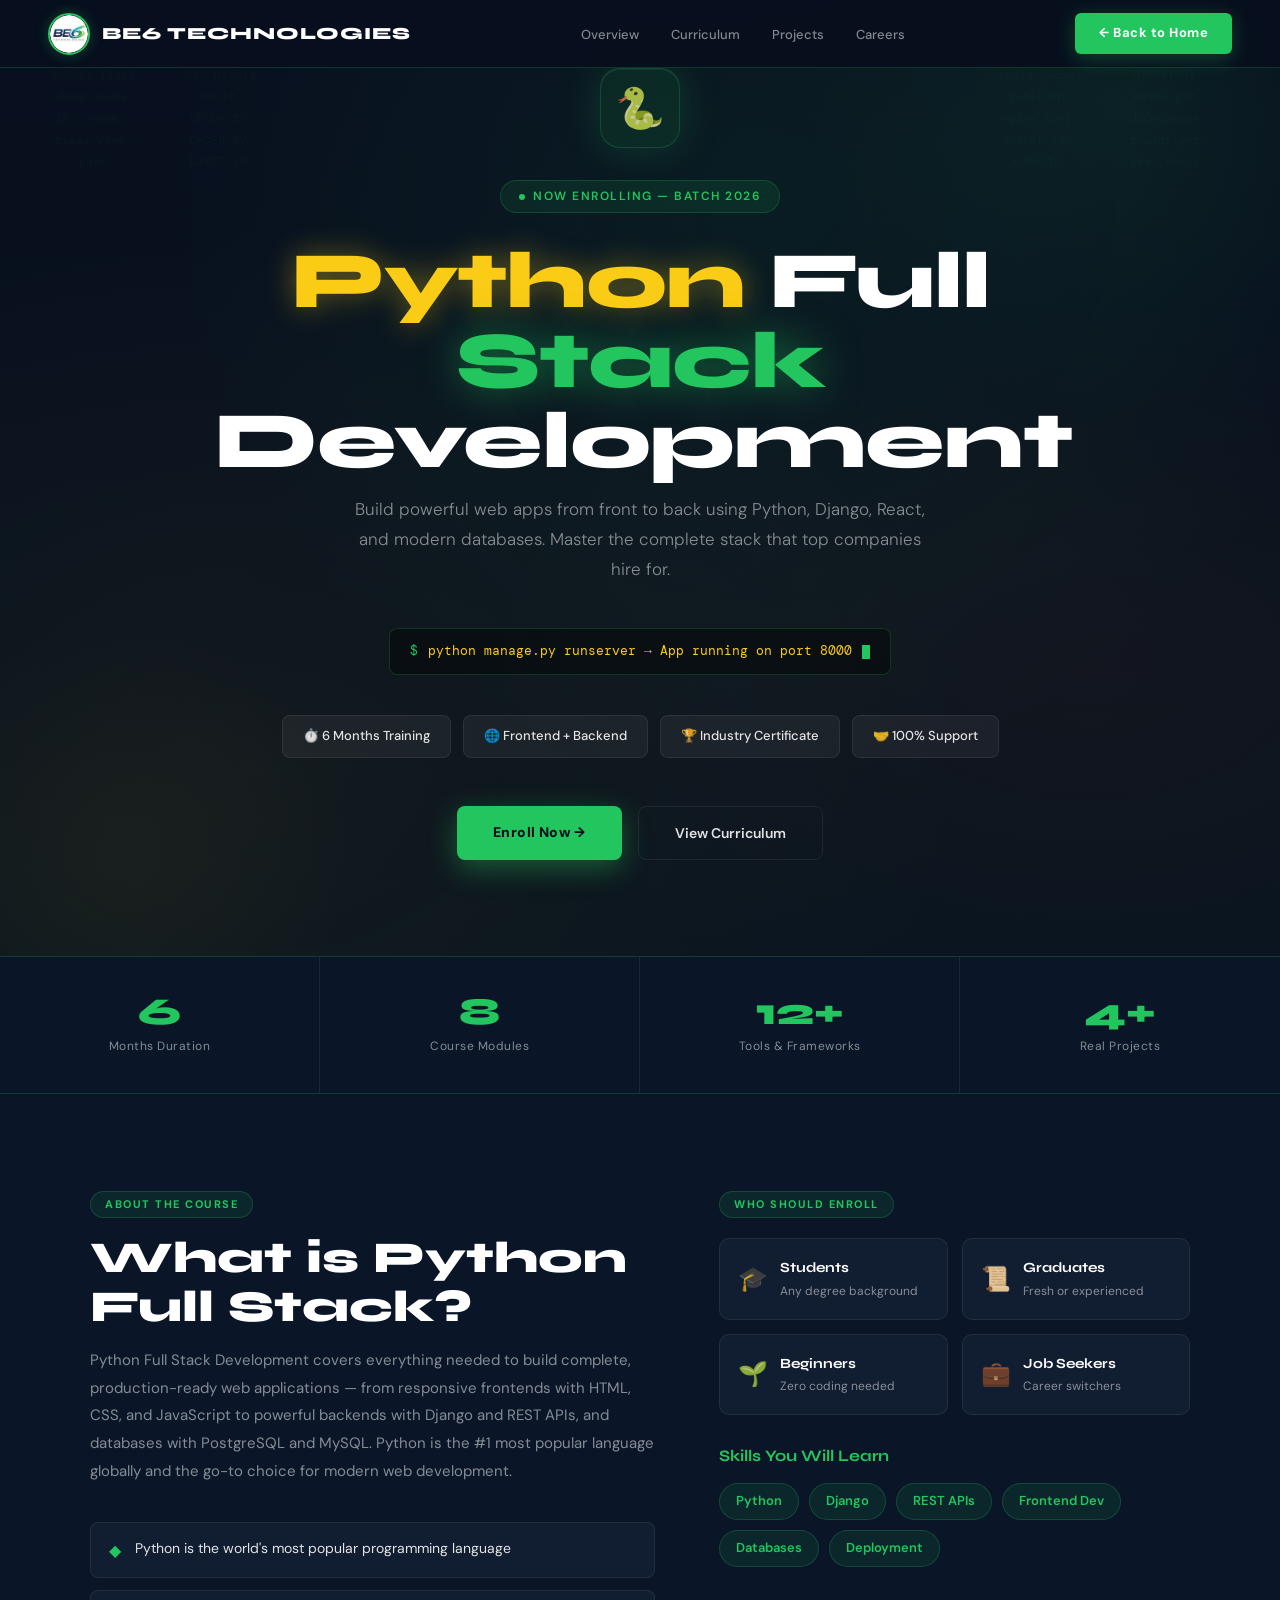
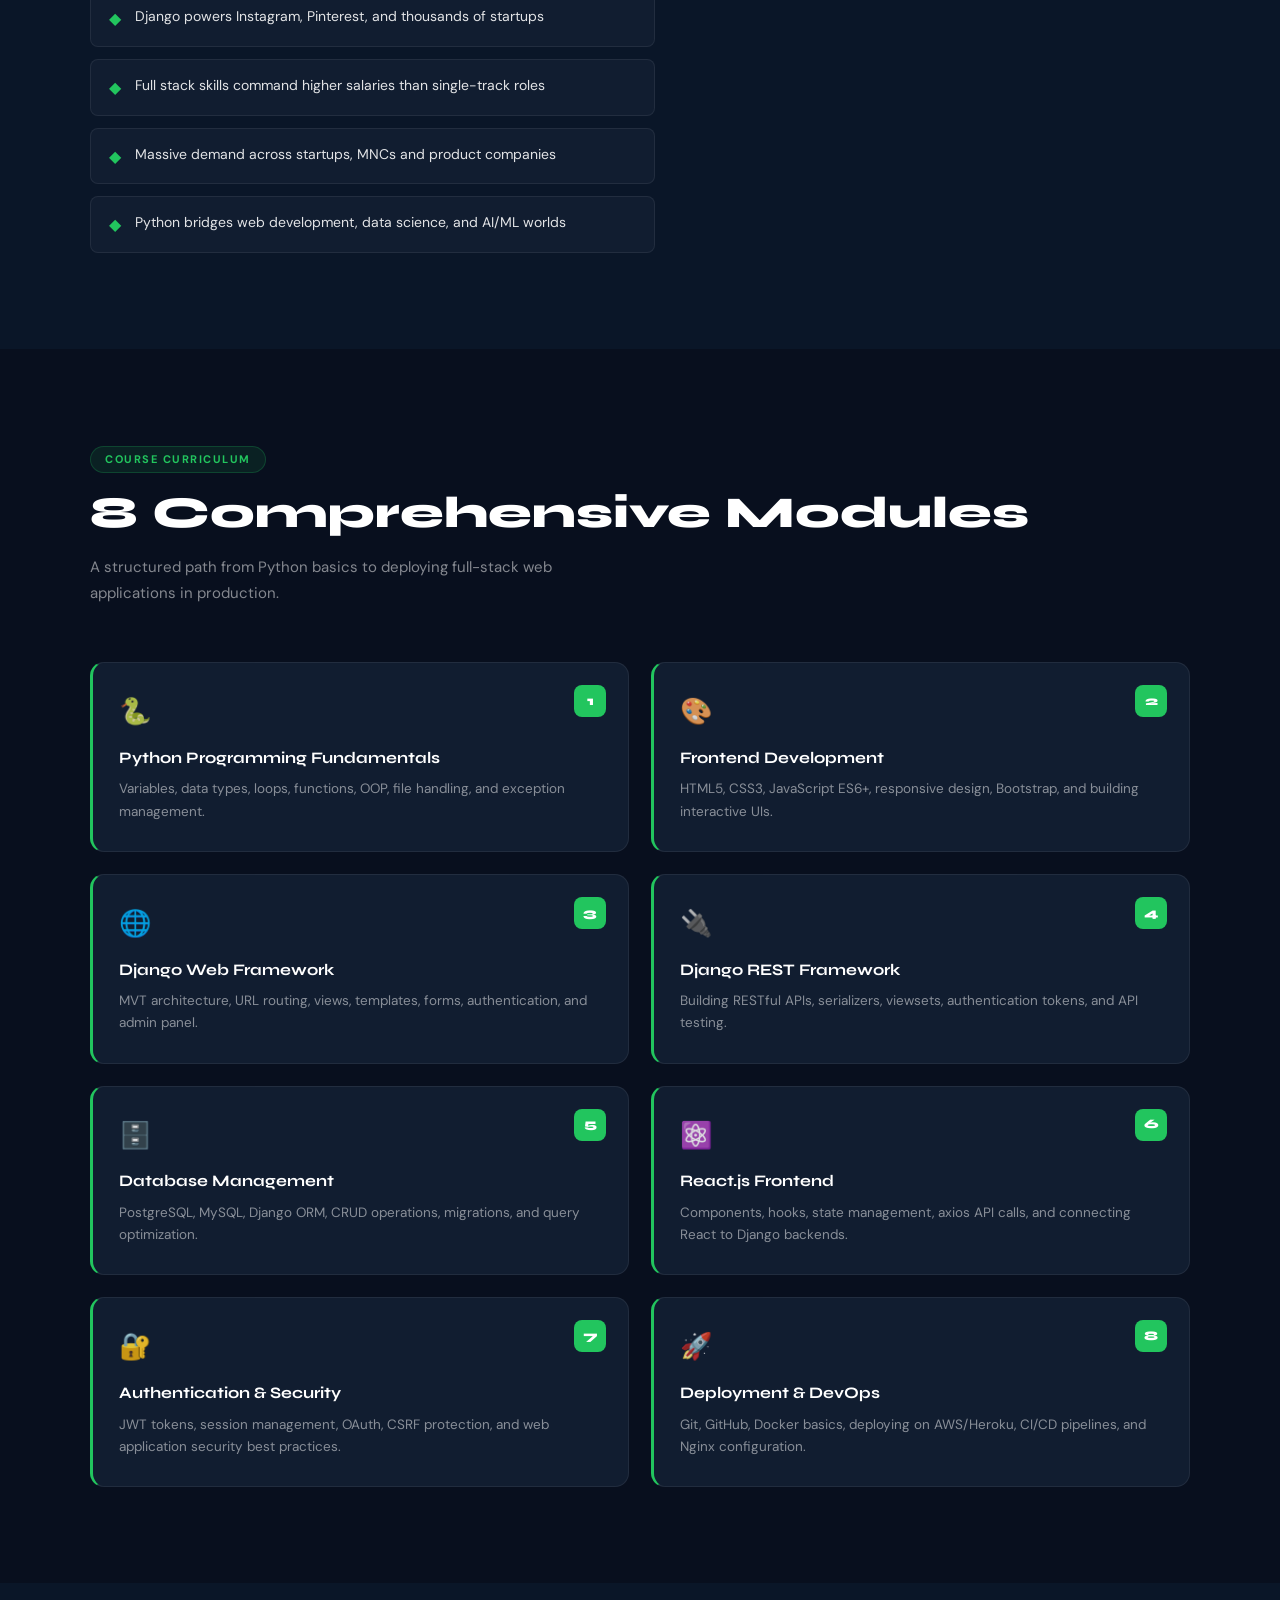
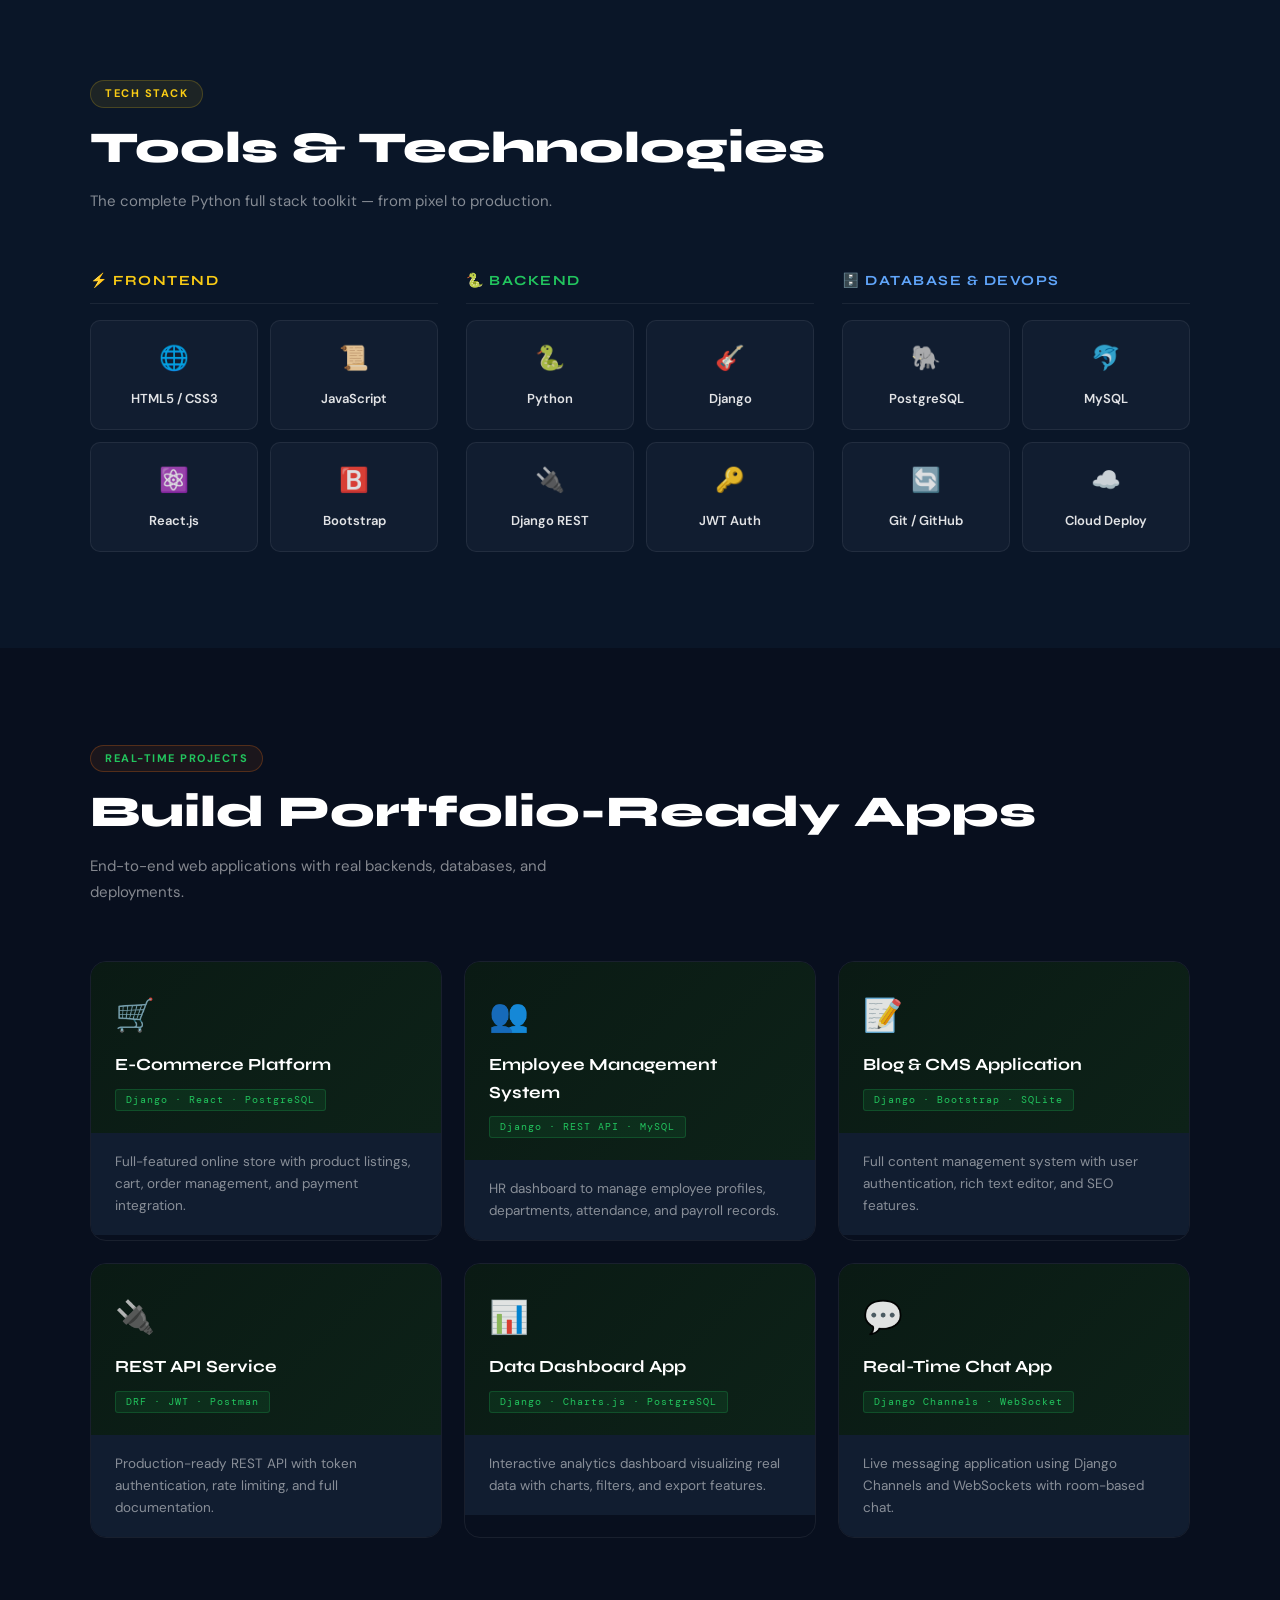
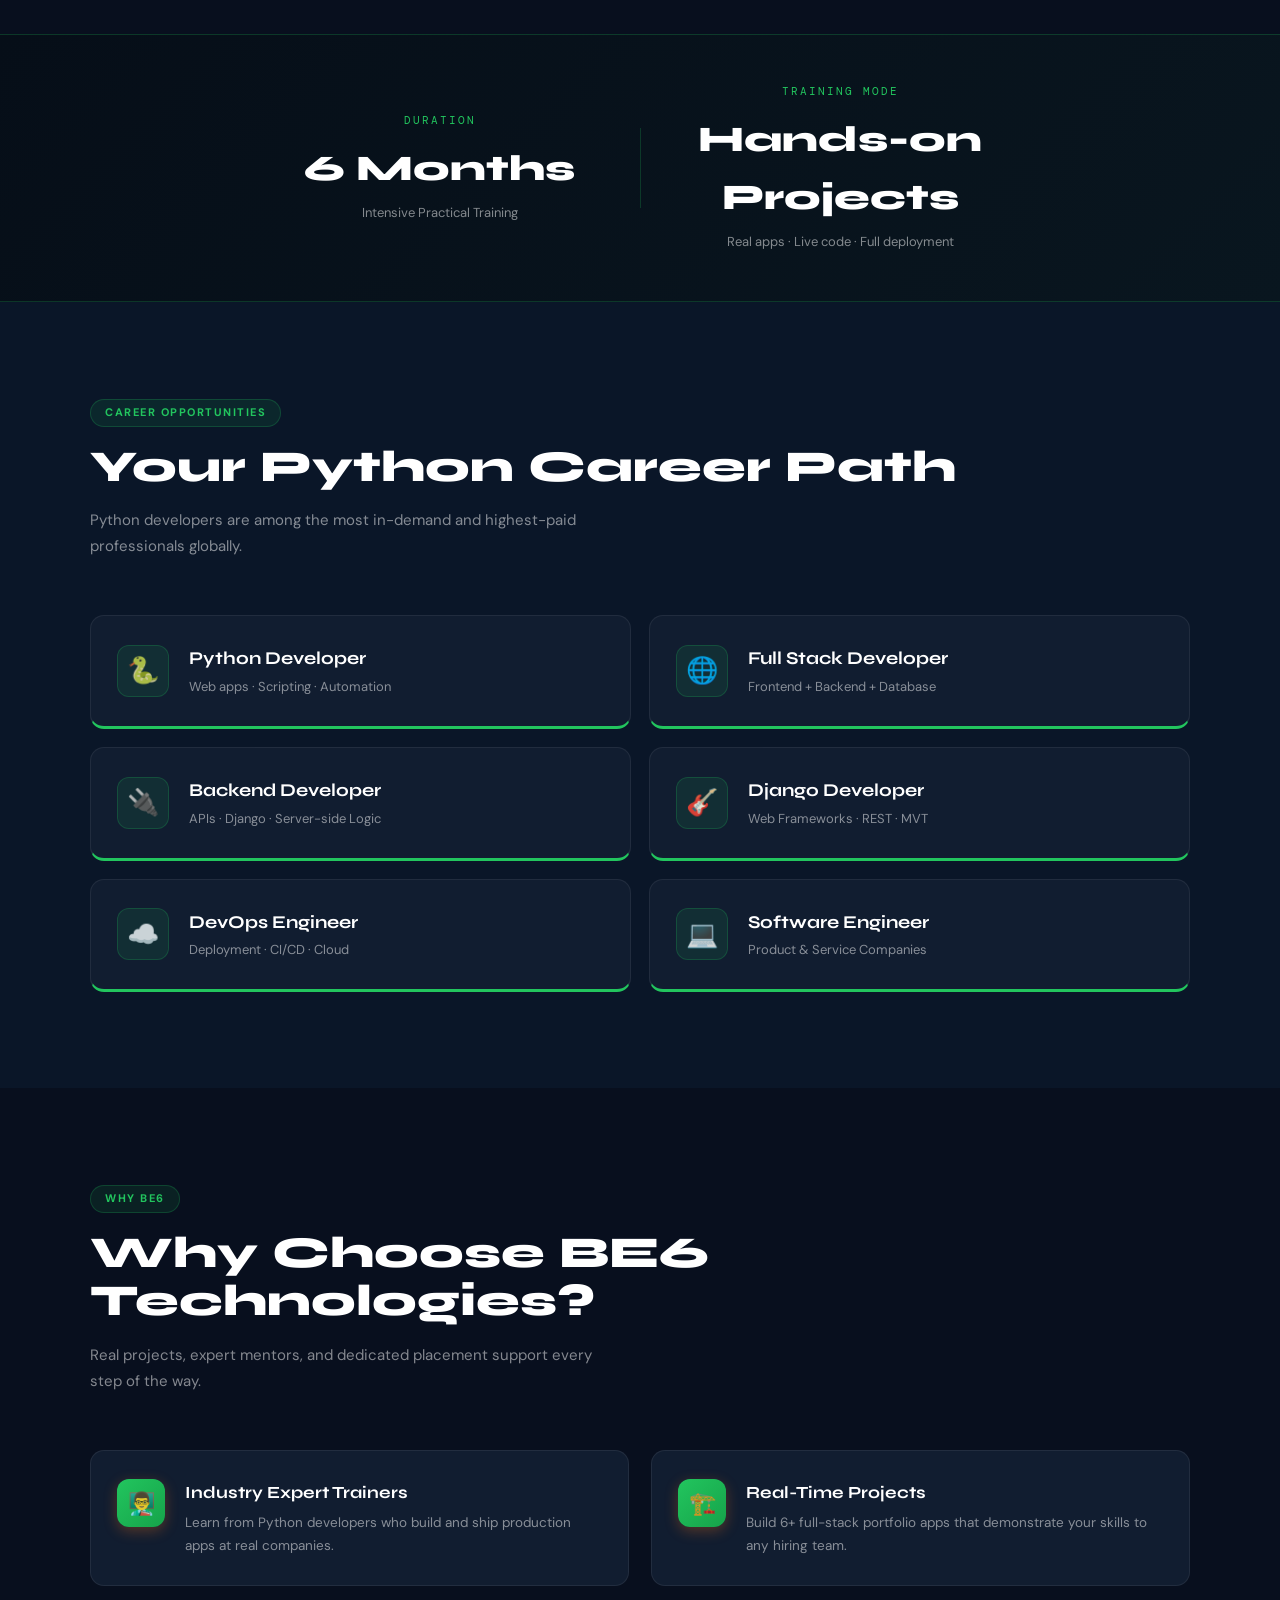
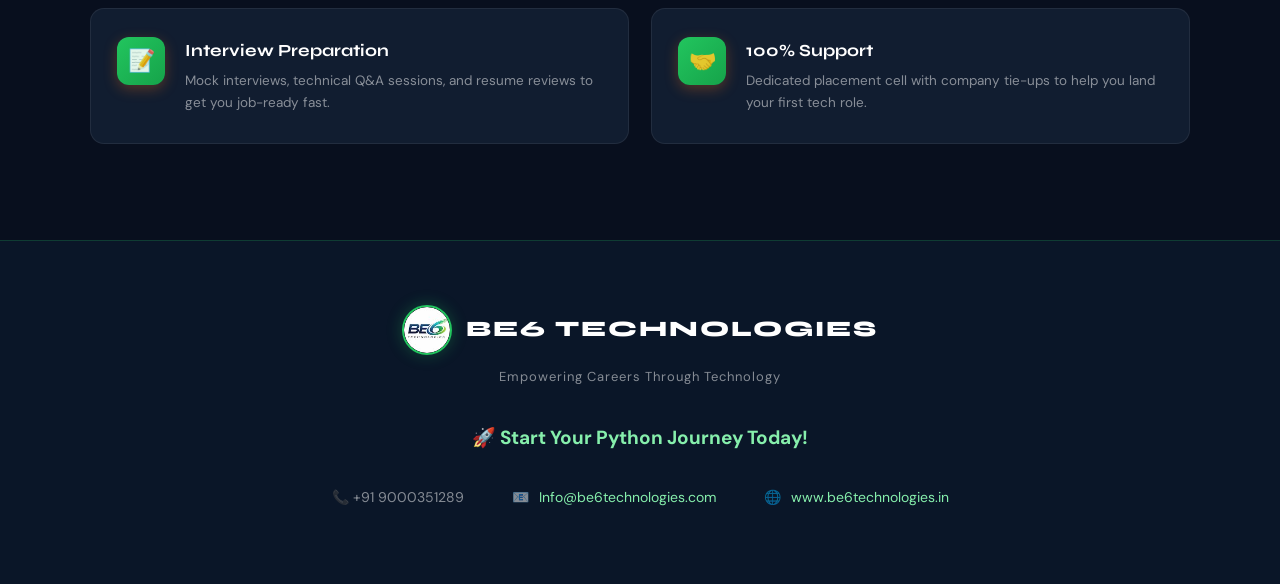
<file: src/html/Modules/python.html>
<!DOCTYPE html>
<html lang="en">
<head>
<meta charset="UTF-8">
<meta name="viewport" content="width=device-width, initial-scale=1.0">
<title>BE6 Technologies – Python Full Stack Development</title>
<link href="https://fonts.googleapis.com/css2?family=Syne:wght@400;600;700;800&family=DM+Sans:wght@300;400;500;600&family=DM+Mono:wght@400;500&display=swap" rel="stylesheet">
<style>
  :root {
    --navy: #0a1628;
    --navy-mid: #0f1e38;
    --navy-card: #111d30;
    --dark-bg: #080f1e;
    --green: #22c55e;
    --green-deep: #16a34a;
    --green-dim: rgba(34,197,94,0.1);
    --green-border: rgba(34,197,94,0.22);
    --green-glow: rgba(34,197,94,0.05);
    --yellow: #facc15;
    --yellow-dim: rgba(250,204,21,0.08);
    --yellow-border: rgba(250,204,21,0.2);
    --orange: #22c55e;
    --orange-deep: #16a34a;
    --orange-subtle: rgba(249,115,22,0.08);
    --white: #ffffff;
    --text: rgba(255,255,255,0.88);
    --text-muted: rgba(255,255,255,0.5);
    --text-dim: rgba(255,255,255,0.22);
    --border: rgba(255,255,255,0.07);
  }

  * { margin:0; padding:0; box-sizing:border-box; }
  ::-webkit-scrollbar { width:4px; }
  ::-webkit-scrollbar-track { background:var(--dark-bg); }
  ::-webkit-scrollbar-thumb { background:var(--green); border-radius:2px; }

  body {
    font-family:'DM Sans',sans-serif;
    background:var(--dark-bg);
    color:var(--text);
    line-height:1.6;
    overflow-x:hidden;
    width:100%;
    max-width:100vw;
  }

  /* NAV */
  nav {
    position:fixed; top:0; left:0; right:0; z-index:100;
    background:rgba(8,15,30,0.96);
    backdrop-filter:blur(16px);
    border-bottom:1px solid var(--green-border);
    display:flex; align-items:center; justify-content:space-between;
    padding:0 48px; height:68px;
  }
  .nav-logo { display:flex; align-items:center; gap:12px; }
  .nav-logo img { width:42px; height:42px; border-radius:50%; object-fit:cover; border:2px solid var(--green); box-shadow:0 0 14px rgba(34,197,94,0.3); }
  .nav-brand { font-family:'Syne',sans-serif; font-size:17px; font-weight:800; color:white; letter-spacing:1px; }
  .nav-links { display:flex; gap:32px; list-style:none; }
  .nav-links a { color:var(--text-muted); text-decoration:none; font-size:13px; font-weight:500; transition:color 0.2s; }
  .nav-links a:hover { color:var(--green); }
  .nav-cta {
    background:var(--orange); color:white;
    padding:10px 24px; border-radius:6px;
    font-size:13px; font-weight:700; text-decoration:none;
    letter-spacing:0.5px; transition:all 0.2s;
    box-shadow:0 4px 20px rgba(34,197,94,0.3);
  }
  .nav-cta:hover { background:var(--orange-deep); transform:translateY(-1px); }

  /* HERO */
  .hero {
    min-height:100vh;
    background:
      radial-gradient(ellipse at 60% 20%, rgba(34,197,94,0.07) 0%, transparent 55%),
      radial-gradient(ellipse at 20% 80%, rgba(250,204,21,0.04) 0%, transparent 50%),
      radial-gradient(ellipse at 85% 70%, rgba(249,115,22,0.04) 0%, transparent 40%),
      linear-gradient(180deg, #080f1e 0%, #09141f 100%);
    display:flex; align-items:center; justify-content:center;
    text-align:center; position:relative; overflow:hidden;
    padding-top:68px;
  }

  .code-rain {
    position:absolute; inset:0; overflow:hidden; pointer-events:none; opacity:0.035;
  }
  .rain-col {
    position:absolute; top:0; font-family:'DM Mono',monospace;
    font-size:12px; color:var(--green); line-height:1.8;
    animation:rainFall linear infinite;
    white-space:nowrap; writing-mode:horizontal-tb;
    display:flex; flex-direction:column; gap:0;
  }
  @keyframes rainFall {
    0% { transform:translateY(-100%); }
    100% { transform:translateY(100vh); }
  }

  .hero-orb1 {
    position:absolute; width:640px; height:640px; border-radius:50%;
    background:radial-gradient(circle, rgba(34,197,94,0.07) 0%, transparent 70%);
    top:-220px; right:-160px; pointer-events:none;
  }
  .hero-orb2 {
    position:absolute; width:480px; height:480px; border-radius:50%;
    background:radial-gradient(circle, rgba(250,204,21,0.04) 0%, transparent 70%);
    bottom:-140px; left:-120px; pointer-events:none;
  }

  .hero-content { position:relative; z-index:2; max-width:900px; padding:0 24px; }

  .hero-icon {
    width:80px; height:80px; margin:0 auto 32px;
    background:var(--green-dim); border:1px solid var(--green-border);
    border-radius:20px; display:flex; align-items:center; justify-content:center;
    font-size:40px;
    box-shadow:0 0 40px rgba(34,197,94,0.2), inset 0 1px 0 rgba(255,255,255,0.05);
    animation:iconPulse 3s ease-in-out infinite;
  }
  @keyframes iconPulse {
    0%,100% { box-shadow:0 0 40px rgba(34,197,94,0.2), inset 0 1px 0 rgba(255,255,255,0.05); }
    50% { box-shadow:0 0 65px rgba(34,197,94,0.4), inset 0 1px 0 rgba(255,255,255,0.05); }
  }

  .hero-eyebrow {
    display:inline-flex; align-items:center; gap:8px;
    background:rgba(34,197,94,0.1); border:1px solid var(--green-border);
    color:var(--green); padding:6px 18px; border-radius:100px;
    font-size:12px; font-weight:600; letter-spacing:1.5px; text-transform:uppercase;
    margin-bottom:28px; animation:fadeUp 0.6s ease both;
  }
  .hero-eyebrow::before { content:''; width:6px; height:6px; background:var(--green); border-radius:50%; animation:pulse 1.5s infinite; }
  @keyframes pulse { 0%,100%{opacity:1;transform:scale(1);} 50%{opacity:0.4;transform:scale(0.7);} }

  .hero-title {
    font-family:'Syne',sans-serif;
    font-size:clamp(44px,7.5vw,80px); font-weight:800;
    line-height:1.0; color:white; margin-bottom:14px;
    animation:fadeUp 0.7s 0.1s ease both; letter-spacing:-1px;
  }
  .hero-title .green { color:var(--green); text-shadow:0 0 40px rgba(34,197,94,0.5); }
  .hero-title .yellow { color:var(--yellow); text-shadow:0 0 30px rgba(250,204,21,0.4); }

  .hero-sub {
    font-size:17px; color:var(--text-muted); font-weight:300;
    max-width:580px; margin:0 auto 44px;
    animation:fadeUp 0.7s 0.2s ease both; line-height:1.75;
  }

  .hero-code-snippet {
    display:inline-flex; align-items:center; gap:10px;
    background:rgba(0,0,0,0.4); border:1px solid var(--green-border);
    border-radius:8px; padding:12px 20px; margin-bottom:40px;
    font-family:'DM Mono',monospace; font-size:13px;
    animation:fadeUp 0.7s 0.25s ease both;
    flex-wrap:wrap; justify-content:center;
  }
  .snippet-prompt { color:var(--green); }
  .snippet-code { color:var(--yellow); }
  .snippet-cursor { display:inline-block; width:8px; height:14px; background:var(--green); animation:blink 1s infinite; vertical-align:middle; }
  @keyframes blink { 0%,100%{opacity:1;} 50%{opacity:0;} }

  .hero-badges {
    display:flex; flex-wrap:wrap; gap:12px; justify-content:center; margin-bottom:48px;
    animation:fadeUp 0.7s 0.3s ease both;
  }
  .badge {
    display:flex; align-items:center; gap:8px;
    background:rgba(255,255,255,0.05); border:1px solid var(--border);
    padding:10px 20px; border-radius:8px;
    color:var(--text); font-size:13px; font-weight:500;
  }

  .hero-btns { display:flex; gap:16px; justify-content:center; animation:fadeUp 0.7s 0.4s ease both; }
  .btn-primary {
    background:var(--green); color:var(--dark-bg);
    padding:15px 36px; border-radius:8px;
    font-size:14px; font-weight:800; text-decoration:none;
    letter-spacing:0.4px; transition:all 0.2s;
    box-shadow:0 8px 28px rgba(34,197,94,0.4);
  }
  .btn-primary:hover { background:var(--green-deep); transform:translateY(-2px); box-shadow:0 12px 40px rgba(34,197,94,0.5); color:white; }
  .btn-outline {
    background:transparent; color:var(--text);
    padding:15px 36px; border-radius:8px;
    font-size:14px; font-weight:600; text-decoration:none;
    border:1px solid var(--border); transition:all 0.2s;
  }
  .btn-outline:hover { border-color:var(--green); color:var(--green); }
  @keyframes fadeUp { from{opacity:0;transform:translateY(22px);} to{opacity:1;transform:translateY(0);} }

  /* STATS BAND */
  .stats-band {
    background:var(--navy);
    border-top:1px solid var(--green-border);
    border-bottom:1px solid var(--green-border);
    display:grid; grid-template-columns:repeat(4,1fr);
  }
  .stat-item {
    padding:36px 24px; text-align:center;
    border-right:1px solid var(--border); transition:background 0.2s;
  }
  .stat-item:last-child { border-right:none; }
  .stat-item:hover { background:var(--green-glow); }
  .stat-num { font-family:'Syne',sans-serif; font-size:38px; font-weight:800; color:var(--orange); line-height:1; }
  .stat-label { font-size:12px; color:var(--text-muted); margin-top:6px; letter-spacing:0.5px; }

  /* SECTIONS */
  section { padding:96px 48px; }
  .section-inner { max-width:1100px; margin:0 auto; }
  .section-tag {
    display:inline-block;
    background:var(--green-dim); border:1px solid var(--green-border);
    color:var(--green); padding:4px 14px; border-radius:100px;
    font-size:11px; font-weight:700; letter-spacing:1.5px; text-transform:uppercase;
    margin-bottom:16px;
  }
  .section-tag.orange {
    background:var(--orange-subtle); border-color:rgba(249,115,22,0.25); color:var(--orange);
  }
  .section-tag.yellow {
    background:var(--yellow-dim); border-color:var(--yellow-border); color:var(--yellow);
  }
  .section-title {
    font-family:'Syne',sans-serif; font-size:clamp(28px,4vw,44px); font-weight:800;
    color:white; line-height:1.1; margin-bottom:16px;
  }
  .section-sub { font-size:15px; color:var(--text-muted); max-width:520px; margin-bottom:56px; line-height:1.75; }

  /* OVERVIEW */
  .overview-section { background:var(--navy); }
  .overview-grid { display:grid; grid-template-columns:1.2fr 1fr; gap:64px; align-items:start; }
  .overview-desc { font-size:15px; color:var(--text-muted); line-height:1.85; margin-bottom:36px; }
  .why-list { display:flex; flex-direction:column; gap:12px; }
  .why-item {
    display:flex; align-items:flex-start; gap:14px;
    background:var(--navy-card); border:1px solid var(--border);
    border-radius:8px; padding:14px 18px; transition:all 0.2s;
  }
  .why-item:hover { border-color:var(--green-border); background:var(--green-glow); }
  .why-dot { color:var(--green); font-size:16px; flex-shrink:0; margin-top:1px; }
  .why-text { font-size:14px; color:var(--text); }

  .audience-grid { display:grid; grid-template-columns:1fr 1fr; gap:14px; margin-bottom:28px; }
  .audience-card {
    background:var(--navy-card); border:1px solid var(--border);
    border-radius:10px; padding:18px;
    display:flex; align-items:center; gap:12px; transition:all 0.2s;
  }
  .audience-card:hover { border-color:var(--green-border); background:var(--green-glow); }
  .audience-emoji { font-size:24px; }
  .audience-name { font-family:'Syne',sans-serif; font-size:14px; font-weight:700; color:white; }
  .audience-desc { font-size:12px; color:var(--text-muted); margin-top:2px; }
  .skills-label { font-family:'Syne',sans-serif; font-size:16px; font-weight:700; color:var(--green); margin-bottom:14px; }
  .skills-row { display:flex; flex-wrap:wrap; gap:10px; }
  .skill-chip {
    background:var(--green-dim); border:1px solid var(--green-border);
    color:var(--green); padding:7px 16px; border-radius:100px;
    font-size:13px; font-weight:600; transition:all 0.2s;
  }
  .skill-chip:hover { background:var(--green); color:var(--dark-bg); }

  /* CURRICULUM */
  .curriculum-section { background:var(--dark-bg); }
  .modules-grid { display:grid; grid-template-columns:repeat(2,1fr); gap:22px; }
  .module-card {
    background:var(--navy-card); border:1px solid var(--border);
    border-radius:14px; padding:28px 26px; position:relative;
    transition:all 0.25s; overflow:hidden;
    border-left:3px solid var(--green);
  }
  .module-card:hover { border-color:var(--green); transform:translateX(3px); box-shadow:0 8px 32px rgba(34,197,94,0.08); }
  .module-num {
    position:absolute; top:22px; right:22px;
    width:32px; height:32px; border-radius:8px;
    background:var(--orange); color:white;
    display:flex; align-items:center; justify-content:center;
    font-size:13px; font-weight:800; font-family:'Syne',sans-serif;
  }
  .module-icon { font-size:26px; margin-bottom:12px; display:block; }
  .module-name { font-family:'Syne',sans-serif; font-size:16px; font-weight:700; color:white; margin-bottom:8px; }
  .module-desc { font-size:13.5px; color:var(--text-muted); line-height:1.65; }

  /* TECH STACK */
  .tech-section { background:var(--navy); }
  .tech-cols { display:grid; grid-template-columns:repeat(3,1fr); gap:28px; }
  .tech-col-title {
    font-family:'Syne',sans-serif; font-size:14px; font-weight:700;
    text-transform:uppercase; letter-spacing:1.5px; margin-bottom:16px;
    padding-bottom:10px; border-bottom:1px solid var(--border);
  }
  .tech-col-title.frontend { color:var(--yellow); }
  .tech-col-title.backend { color:var(--green); }
  .tech-col-title.database { color:#60a5fa; }
  .tech-grid-mini { display:grid; grid-template-columns:1fr 1fr; gap:12px; }
  .tech-card {
    background:var(--navy-card); border:1px solid var(--border);
    border-radius:10px; padding:18px 14px; text-align:center;
    transition:all 0.2s;
  }
  .tech-card:hover { border-color:var(--green-border); box-shadow:0 4px 16px rgba(34,197,94,0.08); transform:translateY(-2px); }
  .tech-emoji { font-size:24px; margin-bottom:8px; display:block; }
  .tech-name { font-size:13px; font-weight:600; color:var(--text); }

  /* PROJECTS */
  .projects-section { background:var(--dark-bg); }
  .projects-grid { display:grid; grid-template-columns:repeat(3,1fr); gap:22px; }
  .project-card {
    border-radius:16px; overflow:hidden; border:1px solid var(--border);
    transition:all 0.25s;
  }
  .project-card:hover { transform:translateY(-4px); box-shadow:0 16px 48px rgba(34,197,94,0.1); border-color:var(--green-border); }
  .project-top {
    background:linear-gradient(135deg, #0a1a14, #0d2218);
    padding:28px 24px 22px;
  }
  .project-emoji { font-size:32px; }
  .project-name { font-family:'Syne',sans-serif; font-size:17px; font-weight:700; color:white; margin-top:10px; margin-bottom:6px; }
  .project-stack {
    display:inline-block; background:var(--green-dim); border:1px solid var(--green-border);
    color:var(--green); padding:2px 10px; border-radius:3px;
    font-size:10px; font-family:'DM Mono',monospace; letter-spacing:1px;
  }
  .project-bottom { padding:18px 24px; background:var(--navy-card); }
  .project-desc { font-size:13.5px; color:var(--text-muted); line-height:1.65; }

  /* DURATION BAND */
  .duration-band {
    background:linear-gradient(135deg, #060e18, #09161f);
    border-top:1px solid var(--green-border);
    border-bottom:1px solid var(--green-border);
    padding:48px;
  }
  .duration-inner { max-width:800px; margin:0 auto; display:grid; grid-template-columns:1fr 1px 1fr; gap:0; align-items:center; text-align:center; }
  .dur-divider { background:var(--green-border); height:80px; align-self:center; }
  .dur-label { font-size:11px; letter-spacing:2px; color:var(--green); text-transform:uppercase; margin-bottom:10px; font-family:'DM Mono',monospace; }
  .dur-value { font-family:'Syne',sans-serif; font-size:36px; font-weight:800; color:white; }
  .dur-sub { font-size:13px; color:var(--text-muted); margin-top:6px; }

  /* CAREERS */
  .careers-section { background:var(--navy); }
  .careers-grid { display:grid; grid-template-columns:repeat(2,1fr); gap:18px; }
  .career-card {
    background:var(--navy-card); border:1px solid var(--border);
    border-radius:14px; padding:28px 26px;
    display:flex; align-items:center; gap:20px;
    border-bottom:3px solid var(--orange); transition:all 0.25s;
  }
  .career-card:hover { border-color:var(--green-border); background:var(--green-glow); transform:translateY(-2px); box-shadow:0 10px 32px rgba(34,197,94,0.08); }
  .career-icon {
    width:52px; height:52px; border-radius:12px;
    background:var(--green-dim); border:1px solid var(--green-border);
    display:flex; align-items:center; justify-content:center;
    font-size:26px; flex-shrink:0;
  }
  .career-name { font-family:'Syne',sans-serif; font-size:18px; font-weight:700; color:white; margin-bottom:4px; }
  .career-sub { font-size:13px; color:var(--text-muted); }

  /* WHY US */
  .why-section { background:var(--dark-bg); }
  .why-grid { display:grid; grid-template-columns:repeat(2,1fr); gap:22px; }
  .why-card {
    background:var(--navy-card); border:1px solid var(--border);
    border-radius:14px; padding:28px 26px;
    display:flex; gap:20px; align-items:flex-start; transition:all 0.25s;
  }
  .why-card:hover { border-color:var(--orange); box-shadow:0 8px 28px rgba(249,115,22,0.08); }
  .why-icon-wrap {
    width:48px; height:48px; border-radius:12px;
    background:linear-gradient(135deg, var(--orange), var(--orange-deep));
    display:flex; align-items:center; justify-content:center;
    font-size:22px; flex-shrink:0;
    box-shadow:0 4px 14px rgba(249,115,22,0.3);
  }
  .why-name { font-family:'Syne',sans-serif; font-size:17px; font-weight:700; color:white; margin-bottom:6px; }
  .why-desc { font-size:13.5px; color:var(--text-muted); line-height:1.65; }

  /* FOOTER */
  footer {
    background:var(--navy);
    border-top:1px solid var(--green-border);
    padding:64px 48px 40px; text-align:center;
  }
  .footer-logo { display:flex; align-items:center; justify-content:center; gap:14px; margin-bottom:12px; }
  .footer-logo img { width:50px; height:50px; border-radius:50%; border:2px solid var(--green); box-shadow:0 0 16px rgba(34,197,94,0.3); }
  .footer-brand { font-family:'Syne',sans-serif; font-size:22px; font-weight:800; color:white; letter-spacing:2px; }
  .footer-tagline { font-size:13px; color:var(--text-muted); letter-spacing:1px; margin-bottom:36px; }
  .footer-cta { font-size:19px; font-weight:700; color:#86efac; margin-bottom:32px; }
  .footer-contacts { display:flex; justify-content:center; gap:48px; margin-bottom:36px; flex-wrap:wrap; }
  .footer-contact { display:flex; align-items:center; gap:10px; font-size:14px; color:var(--text-muted); }
  .footer-contact a { color:#86efac; text-decoration:none; }
  .footer-contact a:hover { color:var(--green); }
  .footer-divider { width:70px; height:2px; background:var(--green); margin:0 auto 22px; opacity:0.3; }
  .footer-copy { font-size:11px; color:var(--text-dim); font-family:'DM Mono',monospace; }

  /* ── MOBILE RESPONSIVE ─────────────────────────────────── */
  @media (max-width: 768px) {

    /* NAV */
    nav { padding:0 16px; height:60px; }
    .nav-links { display:none; }
    .nav-brand { font-size:13px; letter-spacing:0.5px; }
    .nav-logo img { width:34px; height:34px; }
    .nav-cta { padding:8px 14px; font-size:11px; }

    /* HERO */
    .hero { padding-top:60px; min-height:100svh; }
    .hero-content { padding:0 16px; }
    .hero-icon { width:64px; height:64px; font-size:32px; margin-bottom:20px; }
    .hero-eyebrow { font-size:10px; padding:5px 12px; margin-bottom:18px; letter-spacing:1px; }
    .hero-title { font-size:clamp(32px,9vw,50px); letter-spacing:-0.5px; margin-bottom:12px; }
    .hero-sub { font-size:14px; margin-bottom:24px; }
    .hero-code-snippet { font-size:11px; padding:10px 14px; margin-bottom:24px; }
    .snippet-code { font-size:10px; }
    .hero-badges { gap:8px; margin-bottom:24px; }
    .badge { padding:8px 12px; font-size:11px; }
    .hero-btns { flex-direction:column; align-items:center; gap:10px; }
    .btn-primary, .btn-outline { width:100%; max-width:280px; text-align:center; padding:13px 20px; font-size:14px; }
    .hero-orb1, .hero-orb2 { display:none; }
    .code-rain { display:none; }

    /* STATS BAND */
    .stats-band { grid-template-columns:repeat(2,1fr); }
    .stat-item { padding:20px 10px; border-right:none; border-bottom:1px solid var(--border); }
    .stat-item:nth-child(odd) { border-right:1px solid var(--border); }
    .stat-item:nth-child(3), .stat-item:nth-child(4) { border-bottom:none; }
    .stat-num { font-size:26px; }
    .stat-label { font-size:11px; }

    /* SECTIONS */
    section { padding:48px 16px; }
    .section-title { font-size:clamp(20px,6vw,32px); }
    .section-sub { font-size:14px; margin-bottom:28px; }

    /* OVERVIEW */
    .overview-grid { grid-template-columns:1fr; gap:32px; }
    .overview-desc { font-size:14px; margin-bottom:20px; }
    .audience-grid { grid-template-columns:1fr 1fr; gap:10px; }
    .audience-card { padding:14px 12px; gap:10px; }
    .audience-emoji { font-size:20px; }
    .audience-name { font-size:13px; }

    /* CURRICULUM */
    .modules-grid { grid-template-columns:1fr; gap:12px; }
    .module-card { padding:20px 16px; }
    .module-name { font-size:14px; }
    .module-desc { font-size:12px; }

    /* TECH STACK */
    .tech-cols { grid-template-columns:1fr; gap:28px; }
    .tech-grid-mini { grid-template-columns:1fr 1fr; gap:10px; }
    .tech-card { padding:14px 10px; }
    .tech-emoji { font-size:20px; margin-bottom:6px; }
    .tech-name { font-size:12px; }

    /* PROJECTS */
    .projects-grid { grid-template-columns:1fr; gap:14px; }
    .project-top { padding:22px 18px 18px; }
    .project-bottom { padding:14px 18px; }
    .project-name { font-size:15px; }

    /* DURATION BAND */
    .duration-band { padding:32px 16px; }
    .duration-inner { grid-template-columns:1fr; gap:28px; }
    .dur-divider { display:none; }
    .dur-value { font-size:28px; }

    /* CAREERS */
    .careers-grid { grid-template-columns:1fr; gap:12px; }
    .career-card { padding:20px 16px; gap:14px; }
    .career-icon { width:44px; height:44px; font-size:22px; }
    .career-name { font-size:15px; }

    /* WHY US */
    .why-grid { grid-template-columns:1fr; gap:12px; }
    .why-card { padding:20px 16px; gap:14px; }
    .why-name { font-size:15px; }

    /* FOOTER */
    footer { padding:40px 16px 28px; }
    .footer-contacts { flex-direction:column; gap:12px; align-items:center; }
    .footer-brand { font-size:16px; }
    .footer-cta { font-size:15px; }

  } /* ← END @media 768px */

  @media (max-width: 480px) {
    .hero-title { font-size:clamp(26px,10vw,36px); }
    .tech-cols { grid-template-columns:1fr; }
    .audience-grid { grid-template-columns:1fr; }
    .hero-code-snippet { flex-direction:column; text-align:center; }
  }
</style>
</head>
<body>

<!-- NAV -->
<nav>
  <div class="nav-logo">
    <img src="[data-uri]" alt="BE6 Technologies">
    <span class="nav-brand">BE6 TECHNOLOGIES</span>
  </div>
  <ul class="nav-links">
    <li><a href="#overview">Overview</a></li>
    <li><a href="#curriculum">Curriculum</a></li>
    <li><a href="#projects">Projects</a></li>
    <li><a href="#careers">Careers</a></li>
  </ul>
  <a href="/be6technologies/src/html/index.html" class="nav-cta">← Back to Home</a>
</nav>

<!-- HERO -->
<section class="hero">
  <div class="code-rain">
    <div class="rain-col" style="left:4%;animation-duration:8s;animation-delay:0s;">def train():<br>  model.fit()<br>  return acc<br>import flask<br>@app.route<br>if __name__<br>class View:<br>  pass</div>
    <div class="rain-col" style="left:14%;animation-duration:11s;animation-delay:2s;">SELECT *<br>FROM users<br>WHERE id=1<br>JOIN orders<br>ON id<br>GROUP BY<br>ORDER BY<br>LIMIT 10</div>
    <div class="rain-col" style="left:78%;animation-duration:9s;animation-delay:1s;">pip install<br>django rest<br>celery beat<br>redis cache<br>gunicorn<br>nginx conf<br>docker run<br>kubectl</div>
    <div class="rain-col" style="left:88%;animation-duration:13s;animation-delay:3s;">async def<br>await fetch<br>useState()<br>useEffect<br>axios.get<br>JSON.parse<br>router.get<br>res.json()</div>
  </div>
  <div class="hero-orb1"></div>
  <div class="hero-orb2"></div>
  <div class="hero-content">
    <div class="hero-icon">🐍</div>
    <div class="hero-eyebrow">Now Enrolling — Batch 2026</div>
    <h1 class="hero-title"><span class="yellow">Python</span> Full<br><span class="green">Stack</span> Development</h1>
    <p class="hero-sub">Build powerful web apps from front to back using Python, Django, React, and modern databases. Master the complete stack that top companies hire for.</p>
    <div class="hero-code-snippet">
      <span class="snippet-prompt">$</span>
      <span class="snippet-code">python manage.py runserver → App running on port 8000</span>
      <span class="snippet-cursor"></span>
    </div>
    <div class="hero-badges">
      <div class="badge">⏱️ 6 Months Training</div>
      <div class="badge">🌐 Frontend + Backend</div>
      <div class="badge">🏆 Industry Certificate</div>
      <div class="badge">🤝 100% Support</div>
    </div>
    <div class="hero-btns">
      <a href="#enroll" class="btn-primary" id="enroll" onclick="window.location.href='/be6technologies/src/html/Register/BE6_Register.html'">Enroll Now →</a>
      <a href="#curriculum" class="btn-outline">View Curriculum</a>
    </div>
  </div>
</section>

<!-- STATS BAND -->
<div class="stats-band">
  <div class="stat-item"><div class="stat-num">6</div><div class="stat-label">Months Duration</div></div>
  <div class="stat-item"><div class="stat-num">8</div><div class="stat-label">Course Modules</div></div>
  <div class="stat-item"><div class="stat-num">12+</div><div class="stat-label">Tools & Frameworks</div></div>
  <div class="stat-item"><div class="stat-num">4+</div><div class="stat-label">Real Projects</div></div>
</div>

<!-- OVERVIEW -->
<section class="overview-section" id="overview">
  <div class="section-inner">
    <div class="overview-grid">
      <div>
        <div class="section-tag">About the Course</div>
        <h2 class="section-title">What is Python Full Stack?</h2>
        <p class="overview-desc">Python Full Stack Development covers everything needed to build complete, production-ready web applications — from responsive frontends with HTML, CSS, and JavaScript to powerful backends with Django and REST APIs, and databases with PostgreSQL and MySQL. Python is the #1 most popular language globally and the go-to choice for modern web development.</p>
        <div class="why-list">
          <div class="why-item"><span class="why-dot">◆</span><span class="why-text">Python is the world's most popular programming language</span></div>
          <div class="why-item"><span class="why-dot">◆</span><span class="why-text">Django powers Instagram, Pinterest, and thousands of startups</span></div>
          <div class="why-item"><span class="why-dot">◆</span><span class="why-text">Full stack skills command higher salaries than single-track roles</span></div>
          <div class="why-item"><span class="why-dot">◆</span><span class="why-text">Massive demand across startups, MNCs and product companies</span></div>
          <div class="why-item"><span class="why-dot">◆</span><span class="why-text">Python bridges web development, data science, and AI/ML worlds</span></div>
        </div>
      </div>
      <div>
        <div class="section-tag" style="margin-bottom:20px;">Who Should Enroll</div>
        <div class="audience-grid">
          <div class="audience-card"><span class="audience-emoji">🎓</span><div><div class="audience-name">Students</div><div class="audience-desc">Any degree background</div></div></div>
          <div class="audience-card"><span class="audience-emoji">📜</span><div><div class="audience-name">Graduates</div><div class="audience-desc">Fresh or experienced</div></div></div>
          <div class="audience-card"><span class="audience-emoji">🌱</span><div><div class="audience-name">Beginners</div><div class="audience-desc">Zero coding needed</div></div></div>
          <div class="audience-card"><span class="audience-emoji">💼</span><div><div class="audience-name">Job Seekers</div><div class="audience-desc">Career switchers</div></div></div>
        </div>
        <div class="skills-label">Skills You Will Learn</div>
        <div class="skills-row">
          <div class="skill-chip">Python</div>
          <div class="skill-chip">Django</div>
          <div class="skill-chip">REST APIs</div>
          <div class="skill-chip">Frontend Dev</div>
          <div class="skill-chip">Databases</div>
          <div class="skill-chip">Deployment</div>
        </div>
      </div>
    </div>
  </div>
</section>

<!-- CURRICULUM -->
<section class="curriculum-section" id="curriculum">
  <div class="section-inner">
    <div class="section-tag">Course Curriculum</div>
    <h2 class="section-title">8 Comprehensive Modules</h2>
    <p class="section-sub">A structured path from Python basics to deploying full-stack web applications in production.</p>
    <div class="modules-grid">
      <div class="module-card"><div class="module-num">1</div><span class="module-icon">🐍</span><div class="module-name">Python Programming Fundamentals</div><div class="module-desc">Variables, data types, loops, functions, OOP, file handling, and exception management.</div></div>
      <div class="module-card"><div class="module-num">2</div><span class="module-icon">🎨</span><div class="module-name">Frontend Development</div><div class="module-desc">HTML5, CSS3, JavaScript ES6+, responsive design, Bootstrap, and building interactive UIs.</div></div>
      <div class="module-card"><div class="module-num">3</div><span class="module-icon">🌐</span><div class="module-name">Django Web Framework</div><div class="module-desc">MVT architecture, URL routing, views, templates, forms, authentication, and admin panel.</div></div>
      <div class="module-card"><div class="module-num">4</div><span class="module-icon">🔌</span><div class="module-name">Django REST Framework</div><div class="module-desc">Building RESTful APIs, serializers, viewsets, authentication tokens, and API testing.</div></div>
      <div class="module-card"><div class="module-num">5</div><span class="module-icon">🗄️</span><div class="module-name">Database Management</div><div class="module-desc">PostgreSQL, MySQL, Django ORM, CRUD operations, migrations, and query optimization.</div></div>
      <div class="module-card"><div class="module-num">6</div><span class="module-icon">⚛️</span><div class="module-name">React.js Frontend</div><div class="module-desc">Components, hooks, state management, axios API calls, and connecting React to Django backends.</div></div>
      <div class="module-card"><div class="module-num">7</div><span class="module-icon">🔐</span><div class="module-name">Authentication & Security</div><div class="module-desc">JWT tokens, session management, OAuth, CSRF protection, and web application security best practices.</div></div>
      <div class="module-card"><div class="module-num">8</div><span class="module-icon">🚀</span><div class="module-name">Deployment & DevOps</div><div class="module-desc">Git, GitHub, Docker basics, deploying on AWS/Heroku, CI/CD pipelines, and Nginx configuration.</div></div>
    </div>
  </div>
</section>

<!-- TECH STACK -->
<section class="tech-section">
  <div class="section-inner">
    <div class="section-tag yellow">Tech Stack</div>
    <h2 class="section-title">Tools & Technologies</h2>
    <p class="section-sub">The complete Python full stack toolkit — from pixel to production.</p>
    <div class="tech-cols">
      <div>
        <div class="tech-col-title frontend">⚡ Frontend</div>
        <div class="tech-grid-mini">
          <div class="tech-card"><span class="tech-emoji">🌐</span><span class="tech-name">HTML5 / CSS3</span></div>
          <div class="tech-card"><span class="tech-emoji">📜</span><span class="tech-name">JavaScript</span></div>
          <div class="tech-card"><span class="tech-emoji">⚛️</span><span class="tech-name">React.js</span></div>
          <div class="tech-card"><span class="tech-emoji">🅱️</span><span class="tech-name">Bootstrap</span></div>
        </div>
      </div>
      <div>
        <div class="tech-col-title backend">🐍 Backend</div>
        <div class="tech-grid-mini">
          <div class="tech-card"><span class="tech-emoji">🐍</span><span class="tech-name">Python</span></div>
          <div class="tech-card"><span class="tech-emoji">🎸</span><span class="tech-name">Django</span></div>
          <div class="tech-card"><span class="tech-emoji">🔌</span><span class="tech-name">Django REST</span></div>
          <div class="tech-card"><span class="tech-emoji">🔑</span><span class="tech-name">JWT Auth</span></div>
        </div>
      </div>
      <div>
        <div class="tech-col-title database">🗄️ Database & DevOps</div>
        <div class="tech-grid-mini">
          <div class="tech-card"><span class="tech-emoji">🐘</span><span class="tech-name">PostgreSQL</span></div>
          <div class="tech-card"><span class="tech-emoji">🐬</span><span class="tech-name">MySQL</span></div>
          <div class="tech-card"><span class="tech-emoji">🔄</span><span class="tech-name">Git / GitHub</span></div>
          <div class="tech-card"><span class="tech-emoji">☁️</span><span class="tech-name">Cloud Deploy</span></div>
        </div>
      </div>
    </div>
  </div>
</section>

<!-- PROJECTS -->
<section class="projects-section" id="projects">
  <div class="section-inner">
    <div class="section-tag orange">Real-Time Projects</div>
    <h2 class="section-title">Build Portfolio-Ready Apps</h2>
    <p class="section-sub">End-to-end web applications with real backends, databases, and deployments.</p>
    <div class="projects-grid">
      <div class="project-card">
        <div class="project-top"><div class="project-emoji">🛒</div><div class="project-name">E-Commerce Platform</div><span class="project-stack">Django · React · PostgreSQL</span></div>
        <div class="project-bottom"><div class="project-desc">Full-featured online store with product listings, cart, order management, and payment integration.</div></div>
      </div>
      <div class="project-card">
        <div class="project-top"><div class="project-emoji">👥</div><div class="project-name">Employee Management System</div><span class="project-stack">Django · REST API · MySQL</span></div>
        <div class="project-bottom"><div class="project-desc">HR dashboard to manage employee profiles, departments, attendance, and payroll records.</div></div>
      </div>
      <div class="project-card">
        <div class="project-top"><div class="project-emoji">📝</div><div class="project-name">Blog & CMS Application</div><span class="project-stack">Django · Bootstrap · SQLite</span></div>
        <div class="project-bottom"><div class="project-desc">Full content management system with user authentication, rich text editor, and SEO features.</div></div>
      </div>
      <div class="project-card">
        <div class="project-top"><div class="project-emoji">🔌</div><div class="project-name">REST API Service</div><span class="project-stack">DRF · JWT · Postman</span></div>
        <div class="project-bottom"><div class="project-desc">Production-ready REST API with token authentication, rate limiting, and full documentation.</div></div>
      </div>
      <div class="project-card">
        <div class="project-top"><div class="project-emoji">📊</div><div class="project-name">Data Dashboard App</div><span class="project-stack">Django · Charts.js · PostgreSQL</span></div>
        <div class="project-bottom"><div class="project-desc">Interactive analytics dashboard visualizing real data with charts, filters, and export features.</div></div>
      </div>
      <div class="project-card">
        <div class="project-top"><div class="project-emoji">💬</div><div class="project-name">Real-Time Chat App</div><span class="project-stack">Django Channels · WebSocket</span></div>
        <div class="project-bottom"><div class="project-desc">Live messaging application using Django Channels and WebSockets with room-based chat.</div></div>
      </div>
    </div>
  </div>
</section>

<!-- DURATION BAND -->
<div class="duration-band">
  <div class="duration-inner">
    <div>
      <div class="dur-label">Duration</div>
      <div class="dur-value">6 Months</div>
      <div class="dur-sub">Intensive Practical Training</div>
    </div>
    <div class="dur-divider"></div>
    <div>
      <div class="dur-label">Training Mode</div>
      <div class="dur-value">Hands-on Projects</div>
      <div class="dur-sub">Real apps · Live code · Full deployment</div>
    </div>
  </div>
</div>

<!-- CAREERS -->
<section class="careers-section" id="careers">
  <div class="section-inner">
    <div class="section-tag">Career Opportunities</div>
    <h2 class="section-title">Your Python Career Path</h2>
    <p class="section-sub">Python developers are among the most in-demand and highest-paid professionals globally.</p>
    <div class="careers-grid">
      <div class="career-card"><div class="career-icon">🐍</div><div><div class="career-name">Python Developer</div><div class="career-sub">Web apps · Scripting · Automation</div></div></div>
      <div class="career-card"><div class="career-icon">🌐</div><div><div class="career-name">Full Stack Developer</div><div class="career-sub">Frontend + Backend + Database</div></div></div>
      <div class="career-card"><div class="career-icon">🔌</div><div><div class="career-name">Backend Developer</div><div class="career-sub">APIs · Django · Server-side Logic</div></div></div>
      <div class="career-card"><div class="career-icon">🎸</div><div><div class="career-name">Django Developer</div><div class="career-sub">Web Frameworks · REST · MVT</div></div></div>
      <div class="career-card"><div class="career-icon">☁️</div><div><div class="career-name">DevOps Engineer</div><div class="career-sub">Deployment · CI/CD · Cloud</div></div></div>
      <div class="career-card"><div class="career-icon">💻</div><div><div class="career-name">Software Engineer</div><div class="career-sub">Product & Service Companies</div></div></div>
    </div>
  </div>
</section>

<!-- WHY US -->
<section class="why-section">
  <div class="section-inner">
    <div class="section-tag">Why BE6</div>
    <h2 class="section-title">Why Choose BE6 Technologies?</h2>
    <p class="section-sub">Real projects, expert mentors, and dedicated placement support every step of the way.</p>
    <div class="why-grid">
      <div class="why-card">
        <div class="why-icon-wrap">👨‍🏫</div>
        <div><div class="why-name">Industry Expert Trainers</div><div class="why-desc">Learn from Python developers who build and ship production apps at real companies.</div></div>
      </div>
      <div class="why-card">
        <div class="why-icon-wrap">🏗️</div>
        <div><div class="why-name">Real-Time Projects</div><div class="why-desc">Build 6+ full-stack portfolio apps that demonstrate your skills to any hiring team.</div></div>
      </div>
      <div class="why-card">
        <div class="why-icon-wrap">📝</div>
        <div><div class="why-name">Interview Preparation</div><div class="why-desc">Mock interviews, technical Q&A sessions, and resume reviews to get you job-ready fast.</div></div>
      </div>
      <div class="why-card">
        <div class="why-icon-wrap">🤝</div>
        <div><div class="why-name">100% Support</div><div class="why-desc">Dedicated placement cell with company tie-ups to help you land your first tech role.</div></div>
      </div>
    </div>
  </div>
</section>

<!-- FOOTER -->
<footer>
  <div class="footer-logo">
    <img src="[data-uri]" alt="BE6 Technologies">
    <span class="footer-brand">BE6 TECHNOLOGIES</span>
  </div>
  <div class="footer-tagline">Empowering Careers Through Technology</div>
  <div class="footer-cta">🚀 Start Your Python Journey Today!</div>
  <div class="footer-contacts">
    <div class="footer-contact">📞 +91 9000351289</div>
    <div class="footer-contact">📧 <a href="mailto:Info@be6technologies.com">Info@be6technologies.com</a></div>
    <div class="footer-contact">🌐 <a href="https://www.be6technologies.in/" target="_blank">www.be6technologies.in</a></div>
  </div>
</file>
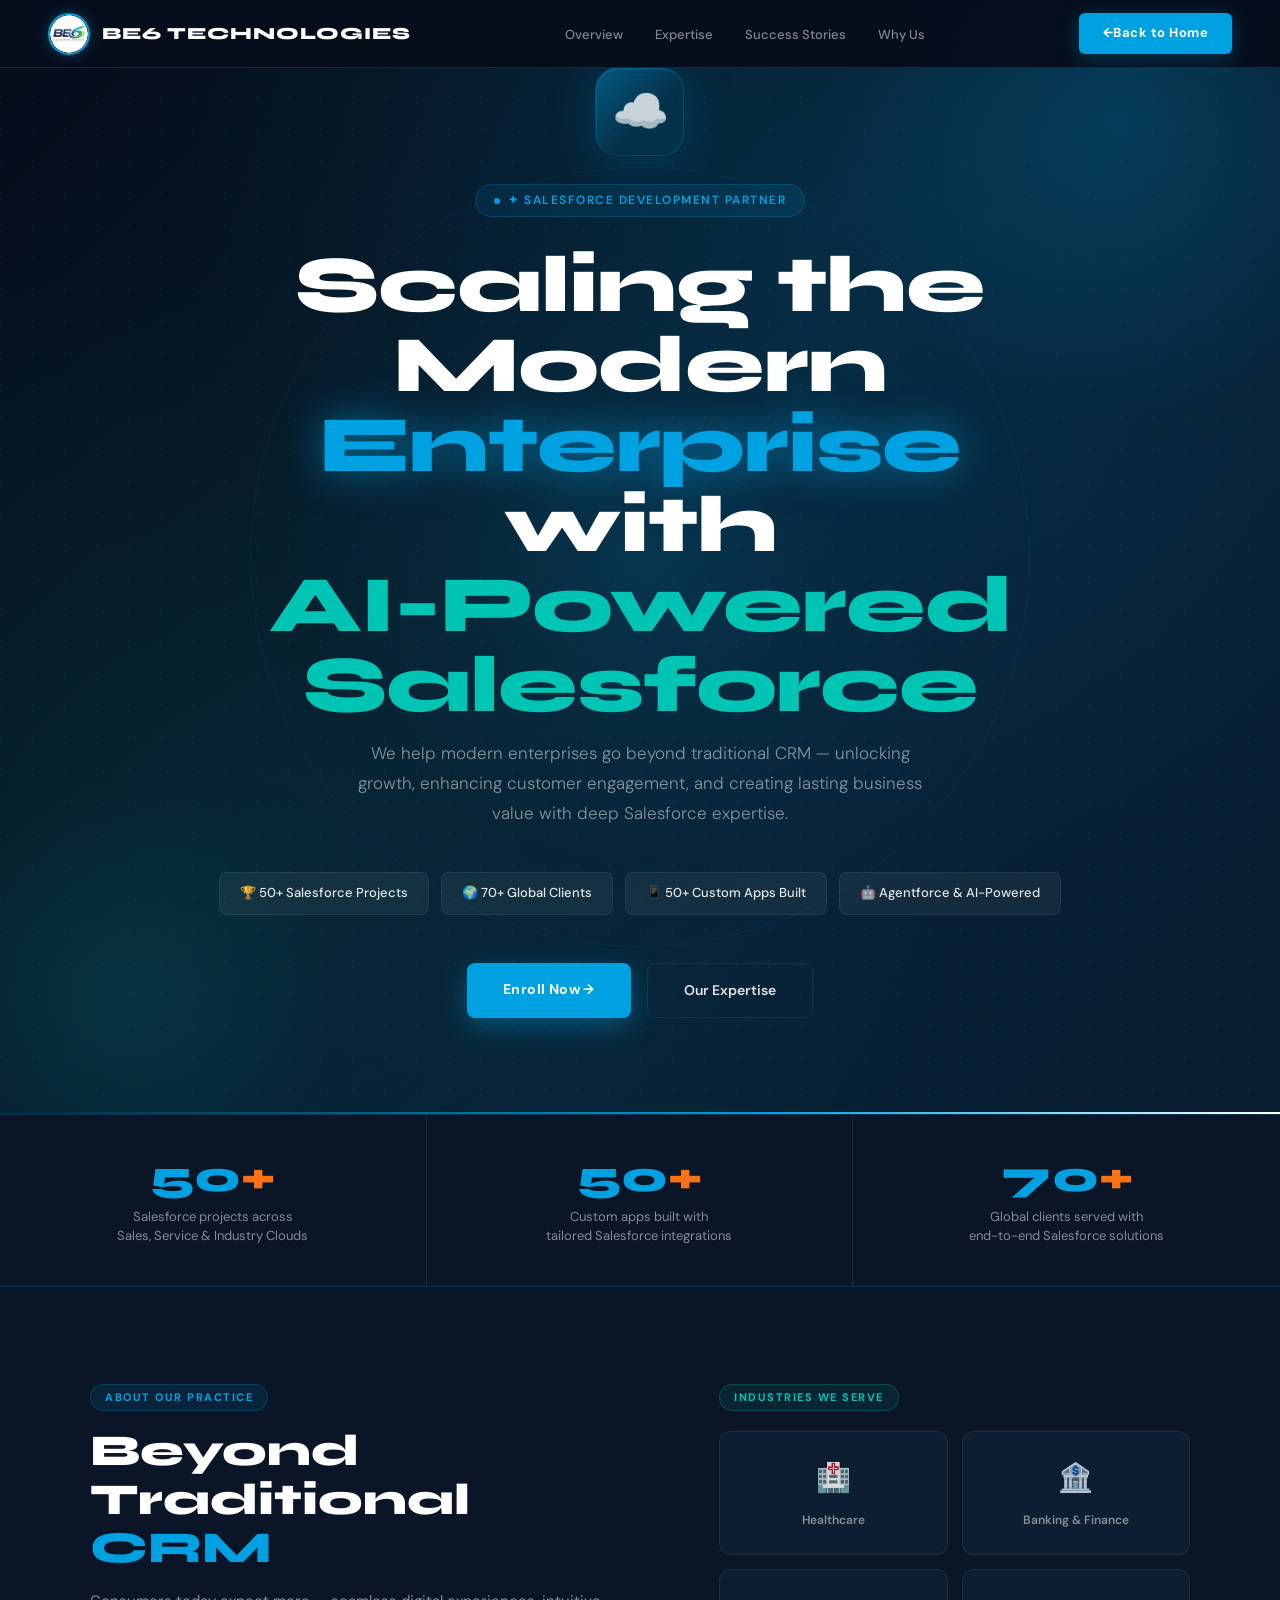
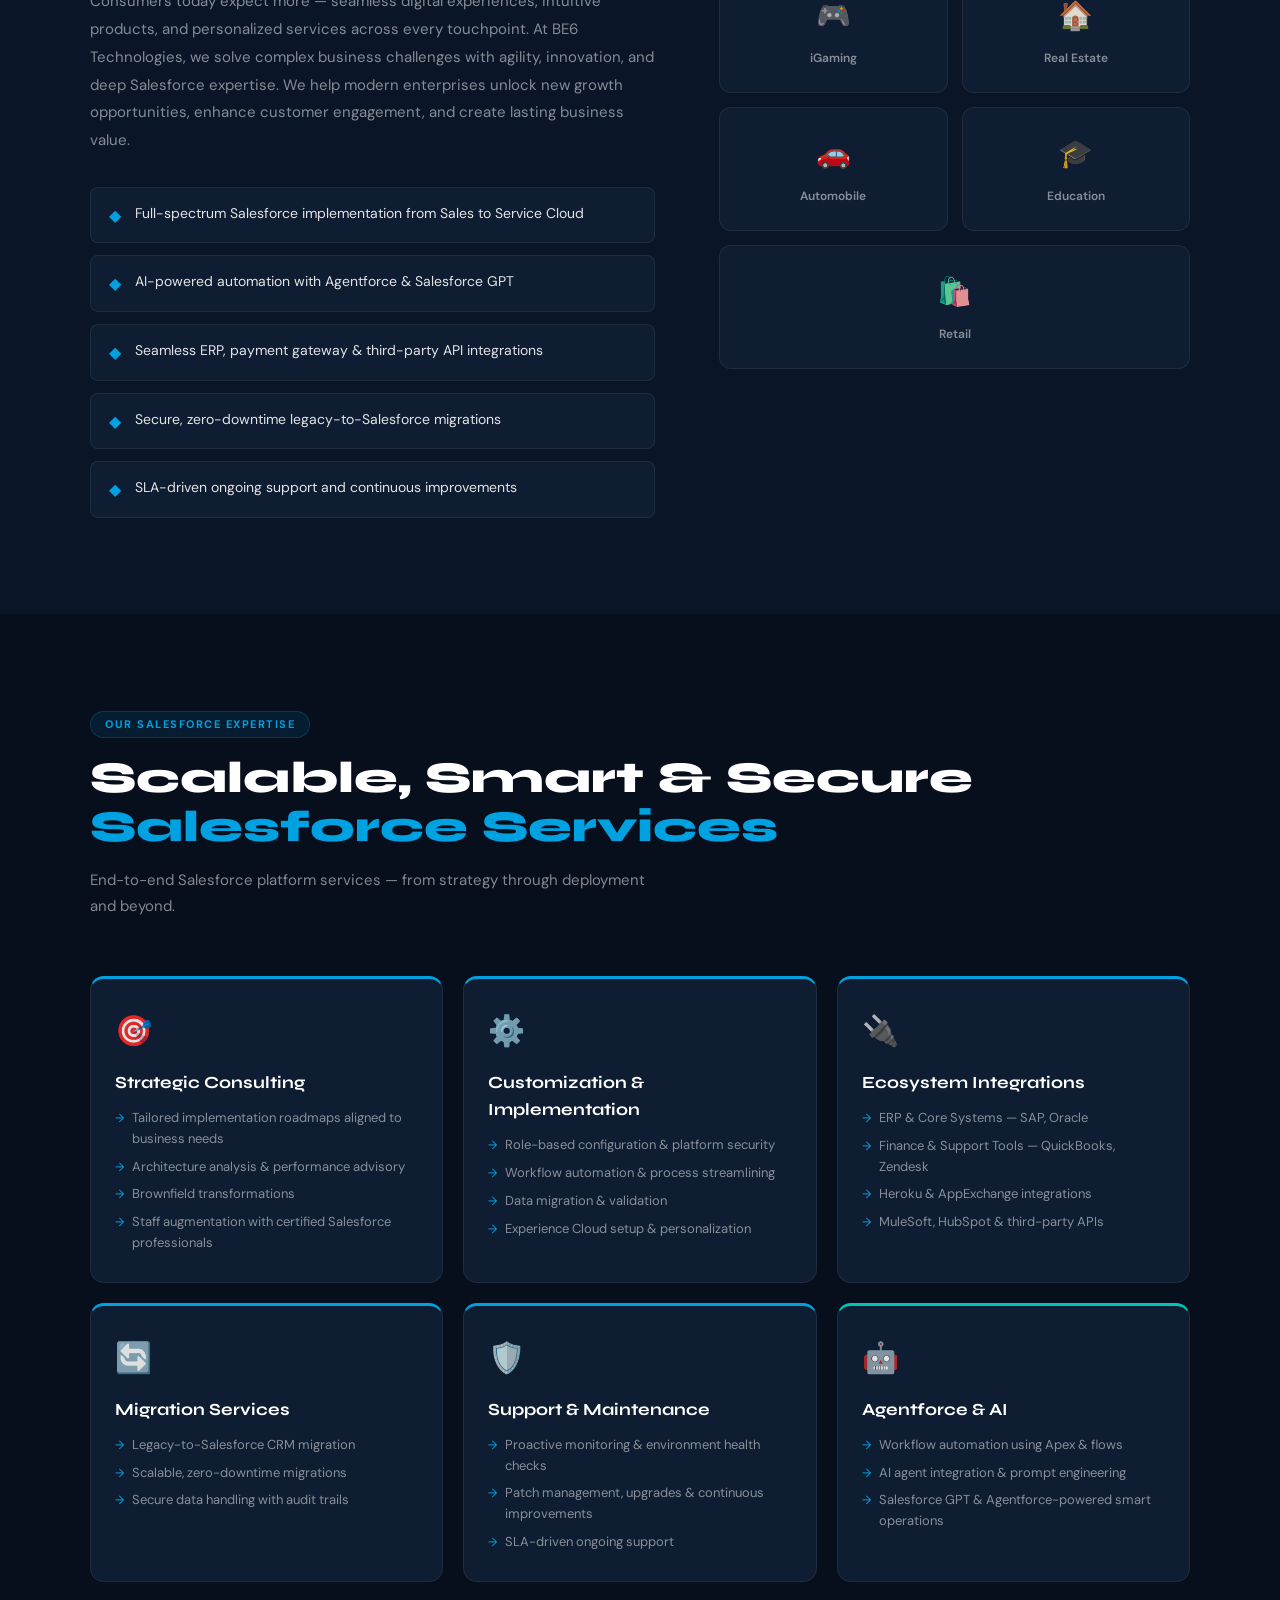
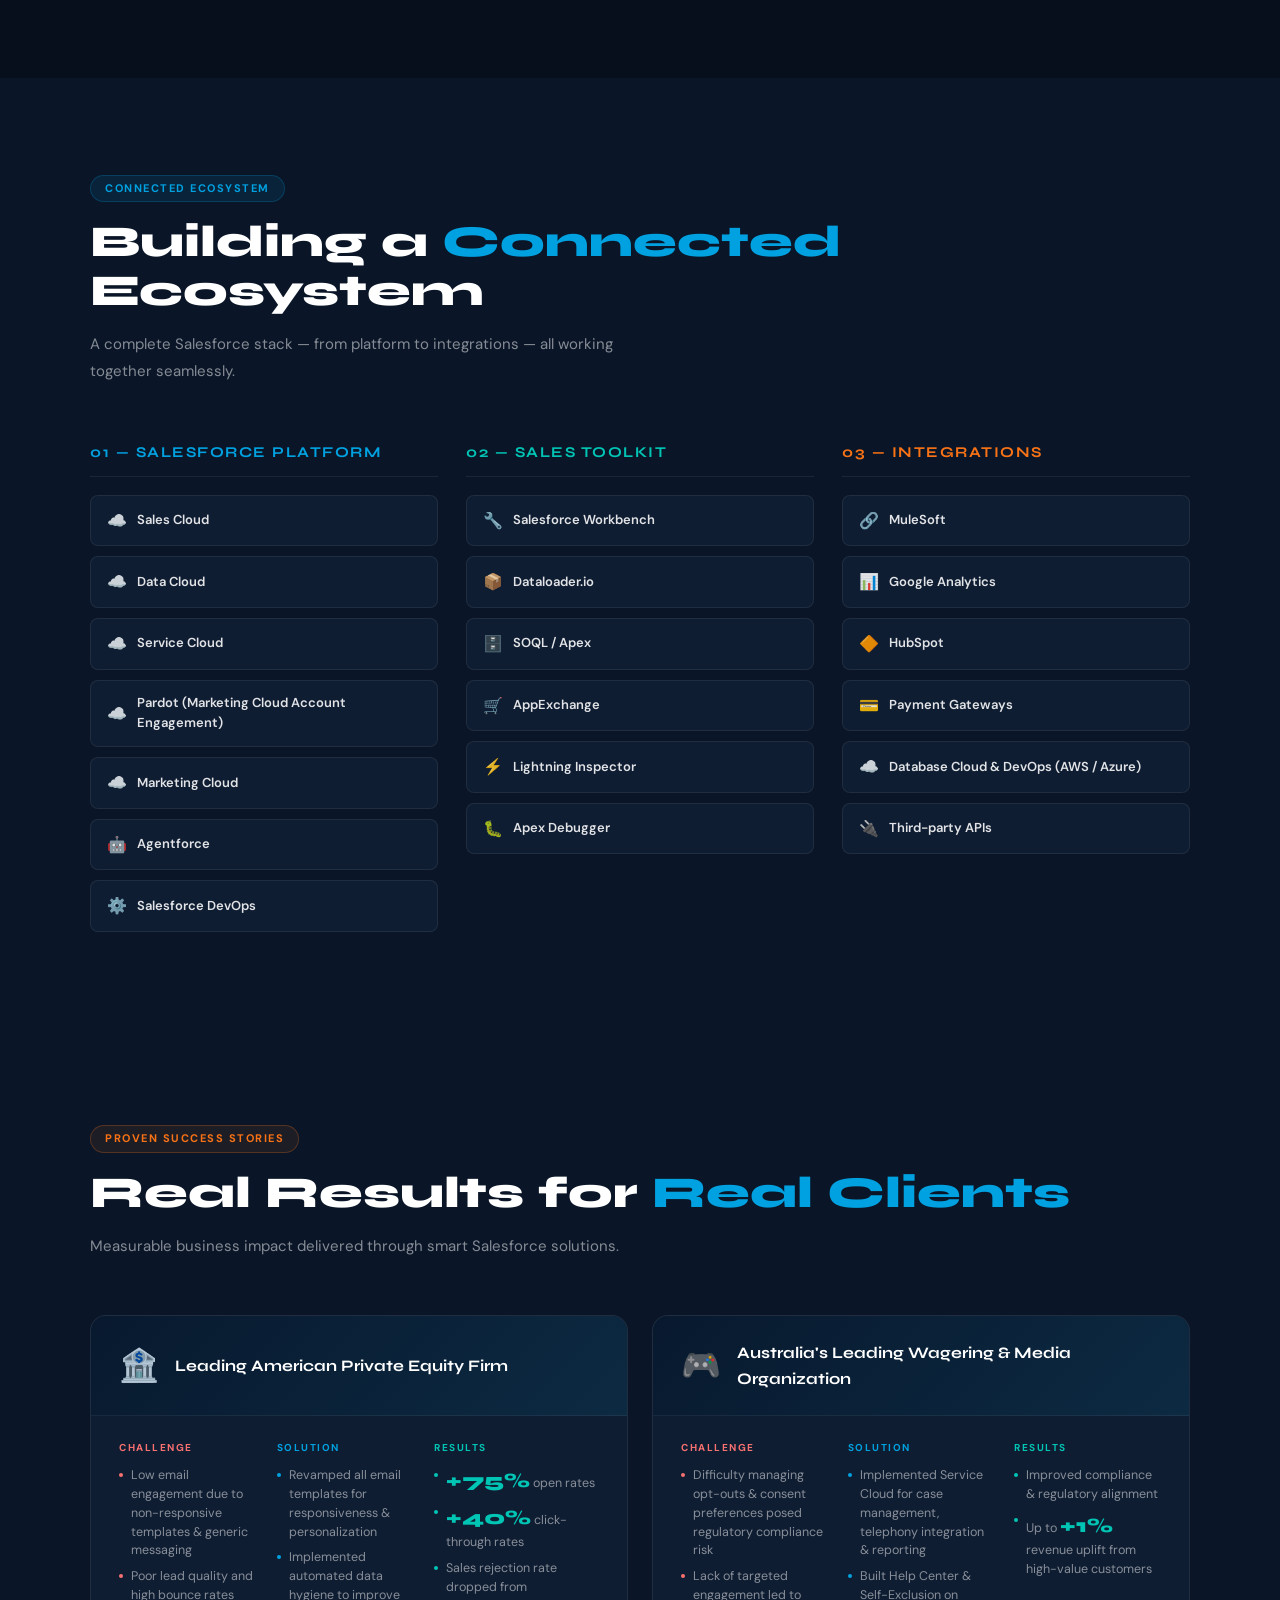
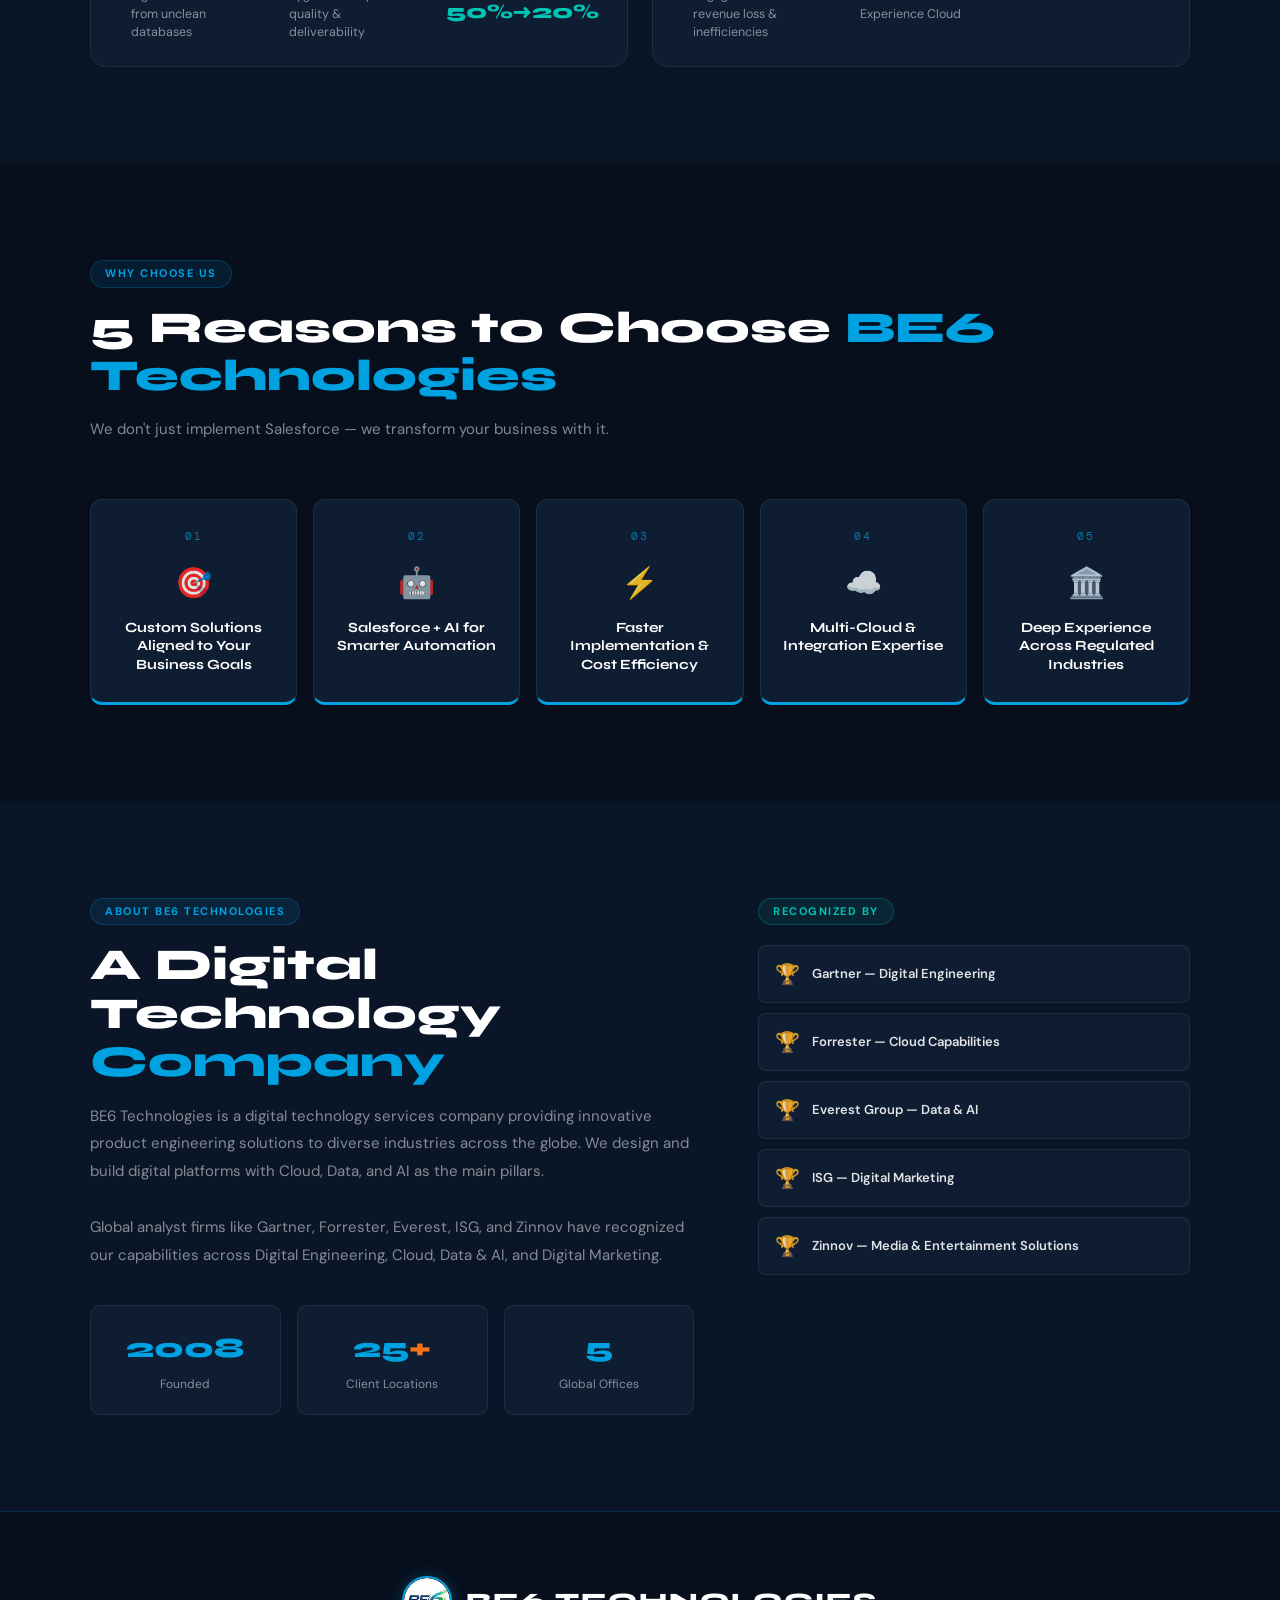
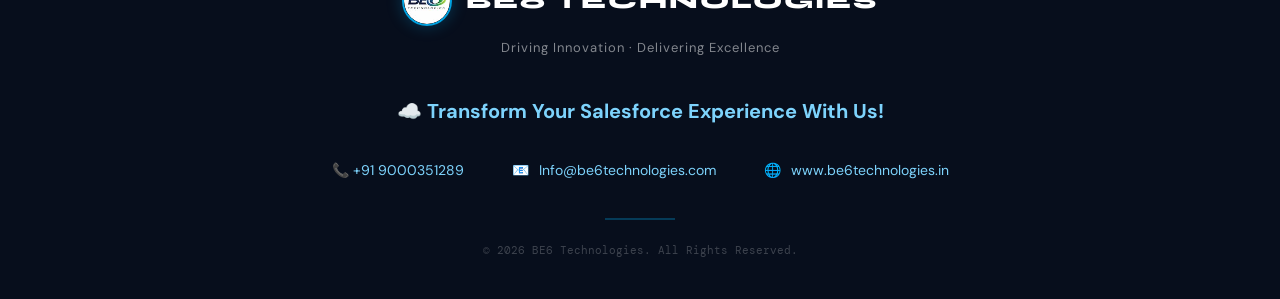
<file: src/html/Modules/salesforce.html>
<!DOCTYPE html>
<html lang="en">
<head>
<meta charset="UTF-8">
<meta name="viewport" content="width=device-width, initial-scale=1.0">
<title>BE6 Technologies – Salesforce Development</title>
<link href="https://fonts.googleapis.com/css2?family=Syne:wght@400;600;700;800&family=DM+Sans:wght@300;400;500;600&family=DM+Mono:wght@400;500&display=swap" rel="stylesheet">
<style>
  :root {
    --navy: #0a1628;
    --navy-mid: #0d1e38;
    --navy-card: #0f1d32;
    --dark-bg: #070e1c;
    --sf-blue: #00A1E0;
    --sf-blue-deep: #0176D3;
    --sf-blue-dim: rgba(0,161,224,0.1);
    --sf-blue-border: rgba(0,161,224,0.22);
    --sf-blue-glow: rgba(0,161,224,0.05);
    --sf-cyan: #06B6D4;
    --sf-teal: #00C4B4;
    --orange: #f97316;
    --orange-deep: #ea580c;
    --pink: #FF6B9D;
    --text: rgba(255,255,255,0.88);
    --text-muted: rgba(255,255,255,0.5);
    --text-dim: rgba(255,255,255,0.22);
    --border: rgba(255,255,255,0.07);
  }

  * { margin:0; padding:0; box-sizing:border-box; }
  ::-webkit-scrollbar { width:4px; }
  ::-webkit-scrollbar-track { background:var(--dark-bg); }
  ::-webkit-scrollbar-thumb { background:var(--sf-blue); border-radius:2px; }

  body {
    font-family:'DM Sans',sans-serif;
    background:var(--dark-bg);
    color:var(--text);
    line-height:1.6;
    overflow-x:hidden;
  }

  /* NAV */
  nav {
    position:fixed; top:0; left:0; right:0; z-index:100;
    background:rgba(7,14,28,0.96);
    backdrop-filter:blur(16px);
    border-bottom:1px solid var(--sf-blue-border);
    display:flex; align-items:center; justify-content:space-between;
    padding:0 48px; height:68px;
  }
  .nav-logo { display:flex; align-items:center; gap:12px; }
  .nav-logo img { width:42px; height:42px; border-radius:50%; object-fit:cover; border:2px solid var(--sf-blue); box-shadow:0 0 14px rgba(0,161,224,0.35); }
  .nav-brand { font-family:'Syne',sans-serif; font-size:17px; font-weight:800; color:white; letter-spacing:1px; }
  .nav-links { display:flex; gap:32px; list-style:none; }
  .nav-links a { color:var(--text-muted); text-decoration:none; font-size:13px; font-weight:500; transition:color 0.2s; }
  .nav-links a:hover { color:var(--sf-blue); }
  .nav-cta {
    background:var(--sf-blue); color:white;
    padding:10px 24px; border-radius:6px;
    font-size:13px; font-weight:700; text-decoration:none;
    letter-spacing:0.5px; transition:all 0.2s;
    box-shadow:0 4px 20px rgba(0,161,224,0.3);
  }
  .nav-cta:hover { background:var(--sf-blue-deep); transform:translateY(-1px); }

  /* HERO */
  .hero {
    min-height:100vh;
    background: linear-gradient(135deg, #050d1a 0%, #071828 40%, #082035 70%, #091e30 100%);
    display:flex; align-items:center; justify-content:center;
    text-align:center; position:relative; overflow:hidden;
    padding-top:68px;
  }

  /* Mesh */
  .hero-mesh {
    position:absolute; inset:0; z-index:0;
    background:
      radial-gradient(ellipse at 65% 20%, rgba(0,161,224,0.15) 0%, transparent 55%),
      radial-gradient(ellipse at 20% 75%, rgba(0,196,180,0.08) 0%, transparent 50%),
      radial-gradient(ellipse at 50% 50%, rgba(0,161,224,0.05) 0%, transparent 40%);
    animation: meshPulse 14s ease-in-out infinite alternate;
  }
  @keyframes meshPulse {
    0%   { opacity:1; transform:scale(1); }
    50%  { opacity:0.75; transform:scale(1.08); }
    100% { opacity:0.9; transform:scale(0.97); }
  }

  /* Dot grid */
  .hero-dots {
    position:absolute; inset:0; z-index:0;
    background-image:radial-gradient(circle at 1.5px 1.5px, rgba(0,161,224,0.1) 1px, transparent 0);
    background-size:32px 32px;
    animation:dotsScroll 20s linear infinite;
  }
  @keyframes dotsScroll {
    from { background-position:0 0; }
    to   { background-position:32px 32px; }
  }

  /* Orbs */
  .hero-orb1 {
    position:absolute; width:600px; height:600px; border-radius:50%;
    background:radial-gradient(circle, rgba(0,161,224,0.18) 0%, transparent 70%);
    top:-180px; right:-140px; z-index:0;
    animation:orb1Drift 16s ease-in-out infinite alternate;
  }
  @keyframes orb1Drift {
    0%   { transform:translate(0,0) scale(1); }
    50%  { transform:translate(-60px,50px) scale(1.1); }
    100% { transform:translate(30px,-30px) scale(0.95); }
  }
  .hero-orb2 {
    position:absolute; width:450px; height:450px; border-radius:50%;
    background:radial-gradient(circle, rgba(0,196,180,0.1) 0%, transparent 70%);
    bottom:-110px; left:-110px; z-index:0;
    animation:orb2Drift 20s ease-in-out infinite alternate;
  }
  @keyframes orb2Drift {
    0%   { transform:translate(0,0) scale(1); }
    50%  { transform:translate(55px,-45px) scale(1.12); }
    100% { transform:translate(-25px,30px) scale(0.93); }
  }
  .hero-orb3 {
    position:absolute; width:340px; height:340px; border-radius:50%;
    background:radial-gradient(circle, rgba(0,161,224,0.07) 0%, transparent 70%);
    top:50%; left:50%; transform:translate(-50%,-50%); z-index:0;
    animation:orb3Pulse 9s ease-in-out infinite;
  }
  @keyframes orb3Pulse {
    0%,100% { transform:translate(-50%,-50%) scale(1); opacity:0.5; }
    50%     { transform:translate(-50%,-50%) scale(1.5); opacity:1; }
  }

  /* Floating Salesforce CRM particles */
  .hero-particles { position:absolute; inset:0; z-index:0; pointer-events:none; overflow:hidden; }
  .particle {
    position:absolute; font-family:'DM Mono',monospace; font-size:11px;
    color:rgba(0,161,224,0.18); white-space:nowrap;
    animation:particleFloat linear infinite; user-select:none;
  }
  @keyframes particleFloat {
    0%   { transform:translateY(110vh); opacity:0; }
    5%   { opacity:1; }
    95%  { opacity:1; }
    100% { transform:translateY(-10vh); opacity:0; }
  }

  /* Expanding rings */
  .hero-ring {
    position:absolute; border-radius:50%;
    border:1px solid rgba(0,161,224,0.08);
    animation:ringExpand ease-out infinite;
    z-index:0; pointer-events:none;
  }
  .hero-ring:nth-child(1) { width:300px; height:300px; top:50%; left:50%; margin:-150px 0 0 -150px; animation-duration:7s; animation-delay:0s; }
  .hero-ring:nth-child(2) { width:540px; height:540px; top:50%; left:50%; margin:-270px 0 0 -270px; animation-duration:7s; animation-delay:2.3s; }
  .hero-ring:nth-child(3) { width:780px; height:780px; top:50%; left:50%; margin:-390px 0 0 -390px; animation-duration:7s; animation-delay:4.6s; }
  @keyframes ringExpand {
    0%   { transform:scale(0.5); opacity:0.6; }
    100% { transform:scale(1.7); opacity:0; }
  }

  /* Beam */
  .hero-beam {
    position:absolute; bottom:0; left:0; right:0; height:2px; z-index:1;
    background:linear-gradient(90deg, transparent 0%, var(--sf-blue) 30%, #fff 50%, var(--sf-blue) 70%, transparent 100%);
    background-size:200% 100%;
    animation:beamSlide 3s linear infinite;
  }
  @keyframes beamSlide {
    0%   { background-position:200% 0; }
    100% { background-position:-200% 0; }
  }

  /* Hero icon */
  .hero-icon {
    width:88px; height:88px; margin:0 auto 28px;
    background:var(--sf-blue-dim); border:1px solid var(--sf-blue-border);
    border-radius:22px; display:flex; align-items:center; justify-content:center;
    font-size:46px;
    box-shadow:0 0 50px rgba(0,161,224,0.25), inset 0 1px 0 rgba(255,255,255,0.06);
    animation:iconFloat 4s ease-in-out infinite; position:relative; z-index:2;
  }
  .hero-icon::after {
    content:''; position:absolute; inset:-2px; border-radius:24px;
    background:linear-gradient(135deg, rgba(0,161,224,0.4), transparent 60%);
    z-index:-1; animation:iconGlow 4s ease-in-out infinite;
  }
  @keyframes iconFloat {
    0%,100% { transform:translateY(0); box-shadow:0 0 50px rgba(0,161,224,0.25); }
    50%     { transform:translateY(-10px); box-shadow:0 24px 64px rgba(0,161,224,0.4); }
  }
  @keyframes iconGlow { 0%,100%{opacity:0.5;} 50%{opacity:1;} }

  .hero-content { position:relative; z-index:2; max-width:900px; padding:0 24px; }
  .hero-eyebrow {
    display:inline-flex; align-items:center; gap:8px;
    background:var(--sf-blue-dim); border:1px solid var(--sf-blue-border);
    color:var(--sf-blue); padding:6px 18px; border-radius:100px;
    font-size:12px; font-weight:600; letter-spacing:1.5px; text-transform:uppercase;
    margin-bottom:28px; animation:fadeUp 0.6s ease both;
  }
  .hero-eyebrow::before { content:''; width:6px; height:6px; background:var(--sf-blue); border-radius:50%; animation:pulse 1.5s infinite; }
  @keyframes pulse { 0%,100%{opacity:1;transform:scale(1);} 50%{opacity:0.4;transform:scale(0.7);} }
  .hero-title {
    font-family:'Syne',sans-serif;
    font-size:clamp(42px,7vw,80px); font-weight:800;
    line-height:1.0; color:white; margin-bottom:14px;
    animation:fadeUp 0.7s 0.1s ease both; letter-spacing:-1px;
  }
  .hero-title .sf-blue { color:var(--sf-blue); text-shadow:0 0 40px rgba(0,161,224,0.6); }
  .hero-title .sf-teal { color:var(--sf-teal); }
  .hero-sub {
    font-size:17px; color:var(--text-muted); font-weight:300;
    max-width:600px; margin:0 auto 44px;
    animation:fadeUp 0.7s 0.2s ease both; line-height:1.75;
  }
  .hero-badges {
    display:flex; flex-wrap:wrap; gap:12px; justify-content:center; margin-bottom:48px;
    animation:fadeUp 0.7s 0.3s ease both;
  }
  .badge {
    display:flex; align-items:center; gap:8px;
    background:rgba(255,255,255,0.05); border:1px solid var(--border);
    padding:10px 20px; border-radius:8px;
    color:var(--text); font-size:13px; font-weight:500;
  }
  .hero-btns { display:flex; gap:16px; justify-content:center; animation:fadeUp 0.7s 0.4s ease both; }
  .btn-primary {
    background:var(--sf-blue); color:white;
    padding:15px 36px; border-radius:8px;
    font-size:14px; font-weight:700; text-decoration:none;
    letter-spacing:0.4px; transition:all 0.2s;
    box-shadow:0 8px 28px rgba(0,161,224,0.4);
  }
  .btn-primary:hover { background:var(--sf-blue-deep); transform:translateY(-2px); box-shadow:0 12px 40px rgba(0,161,224,0.5); }
  .btn-outline {
    background:transparent; color:var(--text);
    padding:15px 36px; border-radius:8px;
    font-size:14px; font-weight:600; text-decoration:none;
    border:1px solid var(--border); transition:all 0.2s;
  }
  .btn-outline:hover { border-color:var(--sf-blue); color:var(--sf-blue); }
  @keyframes fadeUp { from{opacity:0;transform:translateY(22px);} to{opacity:1;transform:translateY(0);} }

  /* STATS BAND */
  .stats-band {
    background:var(--navy);
    border-top:1px solid var(--sf-blue-border);
    border-bottom:1px solid var(--sf-blue-border);
    display:grid; grid-template-columns:repeat(3,1fr);
  }
  .stat-item {
    padding:40px 24px; text-align:center;
    border-right:1px solid var(--border); transition:background 0.2s;
  }
  .stat-item:last-child { border-right:none; }
  .stat-item:hover { background:var(--sf-blue-glow); }
  .stat-num { font-family:'Syne',sans-serif; font-size:44px; font-weight:800; color:var(--sf-blue); line-height:1; }
  .stat-plus { color:var(--orange); }
  .stat-label { font-size:13px; color:var(--text-muted); margin-top:8px; line-height:1.5; }

  /* SECTIONS */
  section { padding:96px 48px; }
  .section-inner { max-width:1100px; margin:0 auto; }
  .section-tag {
    display:inline-block;
    background:var(--sf-blue-dim); border:1px solid var(--sf-blue-border);
    color:var(--sf-blue); padding:4px 14px; border-radius:100px;
    font-size:11px; font-weight:700; letter-spacing:1.5px; text-transform:uppercase;
    margin-bottom:16px;
  }
  .section-tag.teal { background:rgba(0,196,180,0.08); border-color:rgba(0,196,180,0.25); color:var(--sf-teal); }
  .section-tag.orange { background:rgba(249,115,22,0.08); border-color:rgba(249,115,22,0.25); color:var(--orange); }
  .section-title {
    font-family:'Syne',sans-serif; font-size:clamp(28px,4vw,44px); font-weight:800;
    color:white; line-height:1.1; margin-bottom:16px;
  }
  .section-title span { color:var(--sf-blue); }
  .section-sub { font-size:15px; color:var(--text-muted); max-width:560px; margin-bottom:56px; line-height:1.75; }

  /* OVERVIEW */
  .overview-section { background:var(--navy); }
  .overview-grid { display:grid; grid-template-columns:1.2fr 1fr; gap:64px; align-items:start; }
  .overview-desc { font-size:15px; color:var(--text-muted); line-height:1.85; margin-bottom:32px; }
  .highlight-list { display:flex; flex-direction:column; gap:12px; }
  .highlight-item {
    display:flex; align-items:flex-start; gap:14px;
    background:var(--navy-card); border:1px solid var(--border);
    border-radius:8px; padding:14px 18px; transition:all 0.2s;
  }
  .highlight-item:hover { border-color:var(--sf-blue-border); background:var(--sf-blue-glow); }
  .hi-dot { color:var(--sf-blue); font-size:16px; flex-shrink:0; margin-top:1px; }
  .hi-text { font-size:14px; color:var(--text); }

  /* INDUSTRIES */
  .industries-section { background:var(--dark-bg); }
  .industries-grid { display:grid; grid-template-columns:repeat(7,1fr); gap:14px; }
  .industry-card {
    background:var(--navy-card); border:1px solid var(--border);
    border-radius:12px; padding:24px 12px; text-align:center;
    transition:all 0.25s;
  }
  .industry-card:hover { border-color:var(--sf-blue-border); transform:translateY(-3px); box-shadow:0 8px 28px rgba(0,161,224,0.1); background:var(--sf-blue-dim); }
  .industry-emoji { font-size:28px; margin-bottom:10px; display:block; }
  .industry-name { font-size:12px; font-weight:600; color:var(--text-muted); }

  /* EXPERTISE */
  .expertise-section { background:var(--navy); }
  .expertise-grid { display:grid; grid-template-columns:repeat(3,1fr); gap:20px; }
  .expertise-card {
    background:var(--navy-card); border:1px solid var(--border);
    border-radius:14px; padding:28px 24px;
    border-top:3px solid var(--sf-blue);
    transition:all 0.25s; position:relative; overflow:hidden;
  }
  .expertise-card:hover { border-color:var(--sf-blue); transform:translateY(-3px); box-shadow:0 12px 36px rgba(0,161,224,0.1); }
  .expertise-card::before {
    content:''; position:absolute; top:0; left:0; right:0; bottom:0;
    background:linear-gradient(135deg, var(--sf-blue-dim), transparent);
    opacity:0; transition:opacity 0.25s;
  }
  .expertise-card:hover::before { opacity:1; }
  .exp-icon { font-size:30px; margin-bottom:14px; display:block; position:relative; z-index:1; }
  .exp-name { font-family:'Syne',sans-serif; font-size:17px; font-weight:700; color:white; margin-bottom:12px; position:relative; z-index:1; }
  .exp-list { display:flex; flex-direction:column; gap:7px; position:relative; z-index:1; }
  .exp-item { display:flex; align-items:flex-start; gap:8px; font-size:13px; color:var(--text-muted); }
  .exp-item::before { content:'→'; color:var(--sf-blue); flex-shrink:0; font-size:12px; margin-top:1px; }

  /* ECOSYSTEM */
  .ecosystem-section { background:var(--dark-bg); }
  .ecosystem-cols { display:grid; grid-template-columns:repeat(3,1fr); gap:28px; }
  .eco-col-title {
    font-family:'Syne',sans-serif; font-size:15px; font-weight:700;
    text-transform:uppercase; letter-spacing:1.5px; margin-bottom:18px;
    padding-bottom:12px; border-bottom:1px solid var(--border);
  }
  .eco-col-title.platform { color:var(--sf-blue); }
  .eco-col-title.toolkit  { color:var(--sf-teal); }
  .eco-col-title.integrations { color:var(--orange); }
  .eco-items { display:flex; flex-direction:column; gap:10px; }
  .eco-item {
    background:var(--navy-card); border:1px solid var(--border);
    border-radius:8px; padding:12px 16px;
    font-size:13px; font-weight:600; color:var(--text);
    display:flex; align-items:center; gap:10px; transition:all 0.2s;
  }
  .eco-item:hover { border-color:var(--sf-blue-border); color:var(--sf-blue); background:var(--sf-blue-dim); }
  .eco-item-icon { font-size:16px; }

  /* SUCCESS STORIES */
  .stories-section { background:var(--navy); }
  .stories-grid { display:grid; grid-template-columns:repeat(2,1fr); gap:24px; }
  .story-card {
    background:var(--navy-card); border:1px solid var(--border);
    border-radius:16px; overflow:hidden; transition:all 0.25s;
  }
  .story-card:hover { border-color:var(--sf-blue-border); transform:translateY(-3px); box-shadow:0 16px 48px rgba(0,161,224,0.1); }
  .story-header {
    background:linear-gradient(135deg, #08192e, #0c2a42);
    padding:24px 28px; border-bottom:1px solid var(--border);
    display:flex; align-items:center; gap:16px;
  }
  .story-icon { font-size:32px; }
  .story-client { font-family:'Syne',sans-serif; font-size:16px; font-weight:700; color:white; }
  .story-body { padding:24px 28px; display:grid; grid-template-columns:1fr 1fr 1fr; gap:20px; }
  .story-col-title { font-size:10px; font-weight:700; letter-spacing:1.5px; text-transform:uppercase; margin-bottom:10px; }
  .story-col-title.challenge { color:#f87171; }
  .story-col-title.solution  { color:var(--sf-blue); }
  .story-col-title.result    { color:var(--sf-teal); }
  .story-points { display:flex; flex-direction:column; gap:7px; }
  .story-point { font-size:12.5px; color:var(--text-muted); line-height:1.5; padding-left:12px; position:relative; }
  .story-point::before { content:''; position:absolute; left:0; top:7px; width:4px; height:4px; border-radius:50%; background:var(--border); }
  .story-col-title.challenge + .story-points .story-point::before { background:#f87171; }
  .story-col-title.solution + .story-points .story-point::before  { background:var(--sf-blue); }
  .story-col-title.result + .story-points .story-point::before    { background:var(--sf-teal); }
  .result-stat { font-family:'Syne',sans-serif; font-size:20px; font-weight:800; color:var(--sf-teal); }

  /* WHY CHOOSE */
  .why-section { background:var(--dark-bg); }
  .why-grid { display:grid; grid-template-columns:repeat(5,1fr); gap:16px; }
  .why-card {
    background:var(--navy-card); border:1px solid var(--border);
    border-radius:12px; padding:28px 18px; text-align:center;
    transition:all 0.25s;
    border-bottom:3px solid var(--sf-blue);
  }
  .why-card:hover { border-color:var(--sf-blue); transform:translateY(-3px); box-shadow:0 10px 30px rgba(0,161,224,0.1); background:var(--sf-blue-dim); }
  .why-num { font-family:'DM Mono',monospace; font-size:11px; color:var(--sf-blue); letter-spacing:2px; margin-bottom:14px; opacity:0.7; }
  .why-icon { font-size:30px; margin-bottom:12px; display:block; }
  .why-name { font-family:'Syne',sans-serif; font-size:14px; font-weight:700; color:white; line-height:1.3; }

  /* ABOUT */
  .about-section { background:var(--navy); }
  .about-grid { display:grid; grid-template-columns:1.4fr 1fr; gap:64px; align-items:start; }
  .about-desc { font-size:15px; color:var(--text-muted); line-height:1.85; margin-bottom:28px; }
  .about-stats { display:grid; grid-template-columns:repeat(3,1fr); gap:16px; margin-top:36px; }
  .about-stat {
    background:var(--navy-card); border:1px solid var(--border);
    border-radius:10px; padding:20px 16px; text-align:center;
    transition:all 0.2s;
  }
  .about-stat:hover { border-color:var(--sf-blue-border); background:var(--sf-blue-dim); }
  .about-stat-num { font-family:'Syne',sans-serif; font-size:28px; font-weight:800; color:var(--sf-blue); }
  .about-stat-label { font-size:12px; color:var(--text-muted); margin-top:4px; }
  .recognitions { display:flex; flex-direction:column; gap:10px; }
  .recognition-item {
    background:var(--navy-card); border:1px solid var(--border);
    border-radius:8px; padding:12px 16px;
    display:flex; align-items:center; gap:12px;
    font-size:13px; font-weight:600; color:var(--text);
    transition:all 0.2s;
  }
  .recognition-item:hover { border-color:var(--sf-blue-border); color:var(--sf-blue); }
  .rec-icon { font-size:20px; }

  /* FOOTER */
  footer {
    background:var(--dark-bg);
    border-top:1px solid var(--sf-blue-border);
    padding:64px 48px 40px; text-align:center;
  }
  .footer-logo { display:flex; align-items:center; justify-content:center; gap:14px; margin-bottom:12px; }
  .footer-logo img { width:50px; height:50px; border-radius:50%; border:2px solid var(--sf-blue); box-shadow:0 0 16px rgba(0,161,224,0.3); }
  .footer-brand { font-family:'Syne',sans-serif; font-size:22px; font-weight:800; color:white; letter-spacing:2px; }
  .footer-tagline { font-size:13px; color:var(--text-muted); letter-spacing:1px; margin-bottom:36px; }
  .footer-cta { font-size:20px; font-weight:700; color:#7dd3fc; margin-bottom:32px; }
  .footer-contacts { display:flex; justify-content:center; gap:48px; margin-bottom:36px; }
  .footer-contact { display:flex; align-items:center; gap:10px; font-size:14px; color:var(--text-muted); }
  .footer-contact a { color:#7dd3fc; text-decoration:none; }
  .footer-contact a:hover { color:var(--sf-blue); }
  .footer-contact  { color:#7dd3fc; text-decoration:none; }

  .footer-divider { width:70px; height:2px; background:var(--sf-blue); margin:0 auto 22px; opacity:0.3; }
  .footer-copy { font-size:11px; color:var(--text-dim); font-family:'DM Mono',monospace; }
</style>
</head>
<body>

<!-- NAV -->
<nav>
  <div class="nav-logo">
    <img src="[data-uri]" alt="BE6 Technologies">
    <span class="nav-brand">BE6 TECHNOLOGIES</span>
  </div>
  <ul class="nav-links">
    <li><a href="#overview">Overview</a></li>
    <li><a href="#expertise">Expertise</a></li>
    <li><a href="#stories">Success Stories</a></li>
    <li><a href="#why-us">Why Us</a></li>
  </ul>
  <a href="/be6technologies/src/html/index.html" class="nav-cta">←Back to Home</a>
</nav>

<!-- HERO -->
<section class="hero">
  <div class="hero-mesh"></div>
  <div class="hero-dots"></div>
  <div class="hero-ring"></div>
  <div class="hero-ring"></div>
  <div class="hero-ring"></div>
  <div class="hero-orb1"></div>
  <div class="hero-orb2"></div>
  <div class="hero-orb3"></div>
  <div class="hero-particles">
    <div class="particle" style="left:4%;animation-duration:20s;animation-delay:0s;">SELECT Id, Name FROM Account</div>
    <div class="particle" style="left:13%;animation-duration:26s;animation-delay:3s;">trigger OpportunityTrigger on Opportunity</div>
    <div class="particle" style="left:23%;animation-duration:18s;animation-delay:6s;">@AuraEnabled public static List&lt;Lead&gt;</div>
    <div class="particle" style="left:36%;animation-duration:23s;animation-delay:1s;">Process.Builder → Flow → Apex</div>
    <div class="particle" style="left:48%;animation-duration:29s;animation-delay:9s;">LWC: connectedCallback()</div>
    <div class="particle" style="left:58%;animation-duration:19s;animation-delay:4s;">sf deploy --source-dir force-app</div>
    <div class="particle" style="left:68%;animation-duration:25s;animation-delay:7s;">SOQL: WHERE StageName = 'Closed Won'</div>
    <div class="particle" style="left:78%;animation-duration:21s;animation-delay:2s;">Agentforce.createAgent(config)</div>
    <div class="particle" style="left:88%;animation-duration:27s;animation-delay:11s;">RestResource(urlMapping='/api/v1')</div>
    <div class="particle" style="left:94%;animation-duration:16s;animation-delay:5s;">@isTest static void testMethod()</div>
  </div>
  <div class="hero-beam"></div>
  <div class="hero-content">
    <div class="hero-icon">☁️</div>
    <div class="hero-eyebrow">✦ Salesforce Development Partner</div>
    <h1 class="hero-title">Scaling the Modern<br><span class="sf-blue">Enterprise</span> with<br><span class="sf-teal">AI-Powered Salesforce</span></h1>
    <p class="hero-sub">We help modern enterprises go beyond traditional CRM — unlocking growth, enhancing customer engagement, and creating lasting business value with deep Salesforce expertise.</p>
    <div class="hero-badges">
      <div class="badge">🏆 50+ Salesforce Projects</div>
      <div class="badge">🌍 70+ Global Clients</div>
      <div class="badge">📱 50+ Custom Apps Built</div>
      <div class="badge">🤖 Agentforce & AI-Powered</div>
    </div>
    <div class="hero-btns">
      <a href="#contact" class="btn-primary" id="contact" onclick="window.location.href='/be6technologies/src/html/Register/BE6_Register.html'">Enroll Now →</a>
      <a href="#expertise" class="btn-outline">Our Expertise</a>
    </div>
  </div>
</section>

<!-- STATS BAND -->
<div class="stats-band">
  <div class="stat-item">
    <div class="stat-num">50<span class="stat-plus">+</span></div>
    <div class="stat-label">Salesforce projects across<br>Sales, Service & Industry Clouds</div>
  </div>
  <div class="stat-item">
    <div class="stat-num">50<span class="stat-plus">+</span></div>
    <div class="stat-label">Custom apps built with<br>tailored Salesforce integrations</div>
  </div>
  <div class="stat-item">
    <div class="stat-num">70<span class="stat-plus">+</span></div>
    <div class="stat-label">Global clients served with<br>end-to-end Salesforce solutions</div>
  </div>
</div>

<!-- OVERVIEW -->
<section class="overview-section" id="overview">
  <div class="section-inner">
    <div class="overview-grid">
      <div>
        <div class="section-tag">About Our Practice</div>
        <h2 class="section-title">Beyond Traditional <span>CRM</span></h2>
        <p class="overview-desc">Consumers today expect more — seamless digital experiences, intuitive products, and personalized services across every touchpoint. At BE6 Technologies, we solve complex business challenges with agility, innovation, and deep Salesforce expertise. We help modern enterprises unlock new growth opportunities, enhance customer engagement, and create lasting business value.</p>
        <div class="highlight-list">
          <div class="highlight-item"><span class="hi-dot">◆</span><span class="hi-text">Full-spectrum Salesforce implementation from Sales to Service Cloud</span></div>
          <div class="highlight-item"><span class="hi-dot">◆</span><span class="hi-text">AI-powered automation with Agentforce & Salesforce GPT</span></div>
          <div class="highlight-item"><span class="hi-dot">◆</span><span class="hi-text">Seamless ERP, payment gateway & third-party API integrations</span></div>
          <div class="highlight-item"><span class="hi-dot">◆</span><span class="hi-text">Secure, zero-downtime legacy-to-Salesforce migrations</span></div>
          <div class="highlight-item"><span class="hi-dot">◆</span><span class="hi-text">SLA-driven ongoing support and continuous improvements</span></div>
        </div>
      </div>
      <div>
        <div class="section-tag teal" style="margin-bottom:20px;">Industries We Serve</div>
        <div class="industries-grid" style="grid-template-columns:repeat(2,1fr);">
          <div class="industry-card"><span class="industry-emoji">🏥</span><div class="industry-name">Healthcare</div></div>
          <div class="industry-card"><span class="industry-emoji">🏦</span><div class="industry-name">Banking & Finance</div></div>
          <div class="industry-card"><span class="industry-emoji">🎮</span><div class="industry-name">iGaming</div></div>
          <div class="industry-card"><span class="industry-emoji">🏠</span><div class="industry-name">Real Estate</div></div>
          <div class="industry-card"><span class="industry-emoji">🚗</span><div class="industry-name">Automobile</div></div>
          <div class="industry-card"><span class="industry-emoji">🎓</span><div class="industry-name">Education</div></div>
          <div class="industry-card" style="grid-column:span 2;"><span class="industry-emoji">🛍️</span><div class="industry-name">Retail</div></div>
        </div>
      </div>
    </div>
  </div>
</section>

<!-- EXPERTISE -->
<section class="expertise-section" id="expertise" style="background:var(--dark-bg);">
  <div class="section-inner">
    <div class="section-tag">Our Salesforce Expertise</div>
    <h2 class="section-title">Scalable, Smart & Secure <span>Salesforce Services</span></h2>
    <p class="section-sub">End-to-end Salesforce platform services — from strategy through deployment and beyond.</p>
    <div class="expertise-grid">
      <div class="expertise-card">
        <span class="exp-icon">🎯</span>
        <div class="exp-name">Strategic Consulting</div>
        <div class="exp-list">
          <div class="exp-item">Tailored implementation roadmaps aligned to business needs</div>
          <div class="exp-item">Architecture analysis & performance advisory</div>
          <div class="exp-item">Brownfield transformations</div>
          <div class="exp-item">Staff augmentation with certified Salesforce professionals</div>
        </div>
      </div>
      <div class="expertise-card">
        <span class="exp-icon">⚙️</span>
        <div class="exp-name">Customization & Implementation</div>
        <div class="exp-list">
          <div class="exp-item">Role-based configuration & platform security</div>
          <div class="exp-item">Workflow automation & process streamlining</div>
          <div class="exp-item">Data migration & validation</div>
          <div class="exp-item">Experience Cloud setup & personalization</div>
        </div>
      </div>
      <div class="expertise-card">
        <span class="exp-icon">🔌</span>
        <div class="exp-name">Ecosystem Integrations</div>
        <div class="exp-list">
          <div class="exp-item">ERP & Core Systems — SAP, Oracle</div>
          <div class="exp-item">Finance & Support Tools — QuickBooks, Zendesk</div>
          <div class="exp-item">Heroku & AppExchange integrations</div>
          <div class="exp-item">MuleSoft, HubSpot & third-party APIs</div>
        </div>
      </div>
      <div class="expertise-card">
        <span class="exp-icon">🔄</span>
        <div class="exp-name">Migration Services</div>
        <div class="exp-list">
          <div class="exp-item">Legacy-to-Salesforce CRM migration</div>
          <div class="exp-item">Scalable, zero-downtime migrations</div>
          <div class="exp-item">Secure data handling with audit trails</div>
        </div>
      </div>
      <div class="expertise-card">
        <span class="exp-icon">🛡️</span>
        <div class="exp-name">Support & Maintenance</div>
        <div class="exp-list">
          <div class="exp-item">Proactive monitoring & environment health checks</div>
          <div class="exp-item">Patch management, upgrades & continuous improvements</div>
          <div class="exp-item">SLA-driven ongoing support</div>
        </div>
      </div>
      <div class="expertise-card" style="border-top-color:var(--sf-teal);">
        <span class="exp-icon">🤖</span>
        <div class="exp-name">Agentforce & AI</div>
        <div class="exp-list">
          <div class="exp-item">Workflow automation using Apex & flows</div>
          <div class="exp-item">AI agent integration & prompt engineering</div>
          <div class="exp-item">Salesforce GPT & Agentforce-powered smart operations</div>
        </div>
      </div>
    </div>
  </div>
</section>

<!-- CONNECTED ECOSYSTEM -->
<section style="background:var(--navy); padding:96px 48px;">
  <div class="section-inner">
    <div class="section-tag">Connected Ecosystem</div>
    <h2 class="section-title">Building a <span>Connected</span> Ecosystem</h2>
    <p class="section-sub">A complete Salesforce stack — from platform to integrations — all working together seamlessly.</p>
    <div class="ecosystem-cols">
      <div>
        <div class="eco-col-title platform">01 — Salesforce Platform</div>
        <div class="eco-items">
          <div class="eco-item"><span class="eco-item-icon">☁️</span>Sales Cloud</div>
          <div class="eco-item"><span class="eco-item-icon">☁️</span>Data Cloud</div>
          <div class="eco-item"><span class="eco-item-icon">☁️</span>Service Cloud</div>
          <div class="eco-item"><span class="eco-item-icon">☁️</span>Pardot (Marketing Cloud Account Engagement)</div>
          <div class="eco-item"><span class="eco-item-icon">☁️</span>Marketing Cloud</div>
          <div class="eco-item"><span class="eco-item-icon">🤖</span>Agentforce</div>
          <div class="eco-item"><span class="eco-item-icon">⚙️</span>Salesforce DevOps</div>
        </div>
      </div>
      <div>
        <div class="eco-col-title toolkit">02 — Sales Toolkit</div>
        <div class="eco-items">
          <div class="eco-item"><span class="eco-item-icon">🔧</span>Salesforce Workbench</div>
          <div class="eco-item"><span class="eco-item-icon">📦</span>Dataloader.io</div>
          <div class="eco-item"><span class="eco-item-icon">🗄️</span>SOQL / Apex</div>
          <div class="eco-item"><span class="eco-item-icon">🛒</span>AppExchange</div>
          <div class="eco-item"><span class="eco-item-icon">⚡</span>Lightning Inspector</div>
          <div class="eco-item"><span class="eco-item-icon">🐛</span>Apex Debugger</div>
        </div>
      </div>
      <div>
        <div class="eco-col-title integrations">03 — Integrations</div>
        <div class="eco-items">
          <div class="eco-item"><span class="eco-item-icon">🔗</span>MuleSoft</div>
          <div class="eco-item"><span class="eco-item-icon">📊</span>Google Analytics</div>
          <div class="eco-item"><span class="eco-item-icon">🔶</span>HubSpot</div>
          <div class="eco-item"><span class="eco-item-icon">💳</span>Payment Gateways</div>
          <div class="eco-item"><span class="eco-item-icon">☁️</span>Database Cloud & DevOps (AWS / Azure)</div>
          <div class="eco-item"><span class="eco-item-icon">🔌</span>Third-party APIs</div>
        </div>
      </div>
    </div>
  </div>
</section>

<!-- SUCCESS STORIES -->
<section class="stories-section" id="stories">
  <div class="section-inner">
    <div class="section-tag orange">Proven Success Stories</div>
    <h2 class="section-title">Real Results for <span>Real Clients</span></h2>
    <p class="section-sub">Measurable business impact delivered through smart Salesforce solutions.</p>
    <div class="stories-grid">
      <div class="story-card">
        <div class="story-header">
          <div class="story-icon">🏦</div>
          <div class="story-client">Leading American Private Equity Firm</div>
        </div>
        <div class="story-body">
          <div>
            <div class="story-col-title challenge">Challenge</div>
            <div class="story-points">
              <div class="story-point">Low email engagement due to non-responsive templates & generic messaging</div>
              <div class="story-point">Poor lead quality and high bounce rates from unclean databases</div>
            </div>
          </div>
          <div>
            <div class="story-col-title solution">Solution</div>
            <div class="story-points">
              <div class="story-point">Revamped all email templates for responsiveness & personalization</div>
              <div class="story-point">Implemented automated data hygiene to improve quality & deliverability</div>
            </div>
          </div>
          <div>
            <div class="story-col-title result">Results</div>
            <div class="story-points">
              <div class="story-point"><span class="result-stat">+75%</span> open rates</div>
              <div class="story-point"><span class="result-stat">+40%</span> click-through rates</div>
              <div class="story-point">Sales rejection rate dropped from <span class="result-stat">50%→20%</span></div>
            </div>
          </div>
        </div>
      </div>
      <div class="story-card">
        <div class="story-header">
          <div class="story-icon">🎮</div>
          <div class="story-client">Australia's Leading Wagering & Media Organization</div>
        </div>
        <div class="story-body">
          <div>
            <div class="story-col-title challenge">Challenge</div>
            <div class="story-points">
              <div class="story-point">Difficulty managing opt-outs & consent preferences posed regulatory compliance risk</div>
              <div class="story-point">Lack of targeted engagement led to revenue loss & inefficiencies</div>
            </div>
          </div>
          <div>
            <div class="story-col-title solution">Solution</div>
            <div class="story-points">
              <div class="story-point">Implemented Service Cloud for case management, telephony integration & reporting</div>
              <div class="story-point">Built Help Center & Self-Exclusion on Experience Cloud</div>
            </div>
          </div>
          <div>
            <div class="story-col-title result">Results</div>
            <div class="story-points">
              <div class="story-point">Improved compliance & regulatory alignment</div>
              <div class="story-point">Up to <span class="result-stat">+1%</span> revenue uplift from high-value customers</div>
            </div>
          </div>
        </div>
      </div>
    </div>
  </div>
</section>

<!-- WHY CHOOSE US -->
<section class="why-section" id="why-us">
  <div class="section-inner">
    <div class="section-tag">Why Choose Us</div>
    <h2 class="section-title">5 Reasons to Choose <span>BE6 Technologies</span></h2>
    <p class="section-sub">We don't just implement Salesforce — we transform your business with it.</p>
    <div class="why-grid">
      <div class="why-card">
        <div class="why-num">01</div>
        <span class="why-icon">🎯</span>
        <div class="why-name">Custom Solutions Aligned to Your Business Goals</div>
      </div>
      <div class="why-card">
        <div class="why-num">02</div>
        <span class="why-icon">🤖</span>
        <div class="why-name">Salesforce + AI for Smarter Automation</div>
      </div>
      <div class="why-card">
        <div class="why-num">03</div>
        <span class="why-icon">⚡</span>
        <div class="why-name">Faster Implementation & Cost Efficiency</div>
      </div>
      <div class="why-card">
        <div class="why-num">04</div>
        <span class="why-icon">☁️</span>
        <div class="why-name">Multi-Cloud & Integration Expertise</div>
      </div>
      <div class="why-card">
        <div class="why-num">05</div>
        <span class="why-icon">🏛️</span>
        <div class="why-name">Deep Experience Across Regulated Industries</div>
      </div>
    </div>
  </div>
</section>

<!-- ABOUT -->
<section class="about-section">
  <div class="section-inner">
    <div class="about-grid">
      <div>
        <div class="section-tag">About BE6 Technologies</div>
        <h2 class="section-title">A Digital Technology <span>Company</span></h2>
        <p class="about-desc">BE6 Technologies is a digital technology services company providing innovative product engineering solutions to diverse industries across the globe. We design and build digital platforms with Cloud, Data, and AI as the main pillars.</p>
        <p class="about-desc">Global analyst firms like Gartner, Forrester, Everest, ISG, and Zinnov have recognized our capabilities across Digital Engineering, Cloud, Data & AI, and Digital Marketing.</p>
        <div class="about-stats">
          <div class="about-stat"><div class="about-stat-num">2008</div><div class="about-stat-label">Founded</div></div>
          <div class="about-stat"><div class="about-stat-num">25<span style="color:var(--orange)">+</span></div><div class="about-stat-label">Client Locations</div></div>
          <div class="about-stat"><div class="about-stat-num">5</div><div class="about-stat-label">Global Offices</div></div>
        </div>
      </div>
      <div>
        <div class="section-tag teal" style="margin-bottom:20px;">Recognized By</div>
        <div class="recognitions">
          <div class="recognition-item"><span class="rec-icon">🏆</span>Gartner — Digital Engineering</div>
          <div class="recognition-item"><span class="rec-icon">🏆</span>Forrester — Cloud Capabilities</div>
          <div class="recognition-item"><span class="rec-icon">🏆</span>Everest Group — Data & AI</div>
          <div class="recognition-item"><span class="rec-icon">🏆</span>ISG — Digital Marketing</div>
          <div class="recognition-item"><span class="rec-icon">🏆</span>Zinnov — Media & Entertainment Solutions</div>
      </div>
    </div>
  </div>
</section>

<!-- FOOTER -->
<footer id="contact">
  <div class="footer-logo">
    <img src="[data-uri]" alt="BE6 Technologies">
    <span class="footer-brand">BE6 TECHNOLOGIES</span>
  </div>
  <div class="footer-tagline">Driving Innovation · Delivering Excellence</div>
  <div class="footer-cta">☁️ Transform Your Salesforce Experience With Us!</div>
  <div class="footer-contacts">
    <div class="footer-contact">📞 +91 9000351289</div>
    <div class="footer-contact">📧 <a href="mailto:Info@be6technologies.com">Info@be6technologies.com</a></div>
    <div class="footer-contact">🌐 <a href="https://www.be6technologies.in/" target="_blank">www.be6technologies.in</a></div>
  </div>
  <div class="footer-divider"></div>
  <div class="footer-copy">© 2026 BE6 Technologies. All Rights Reserved.</div>
</footer>

</body>
</html>
</file>
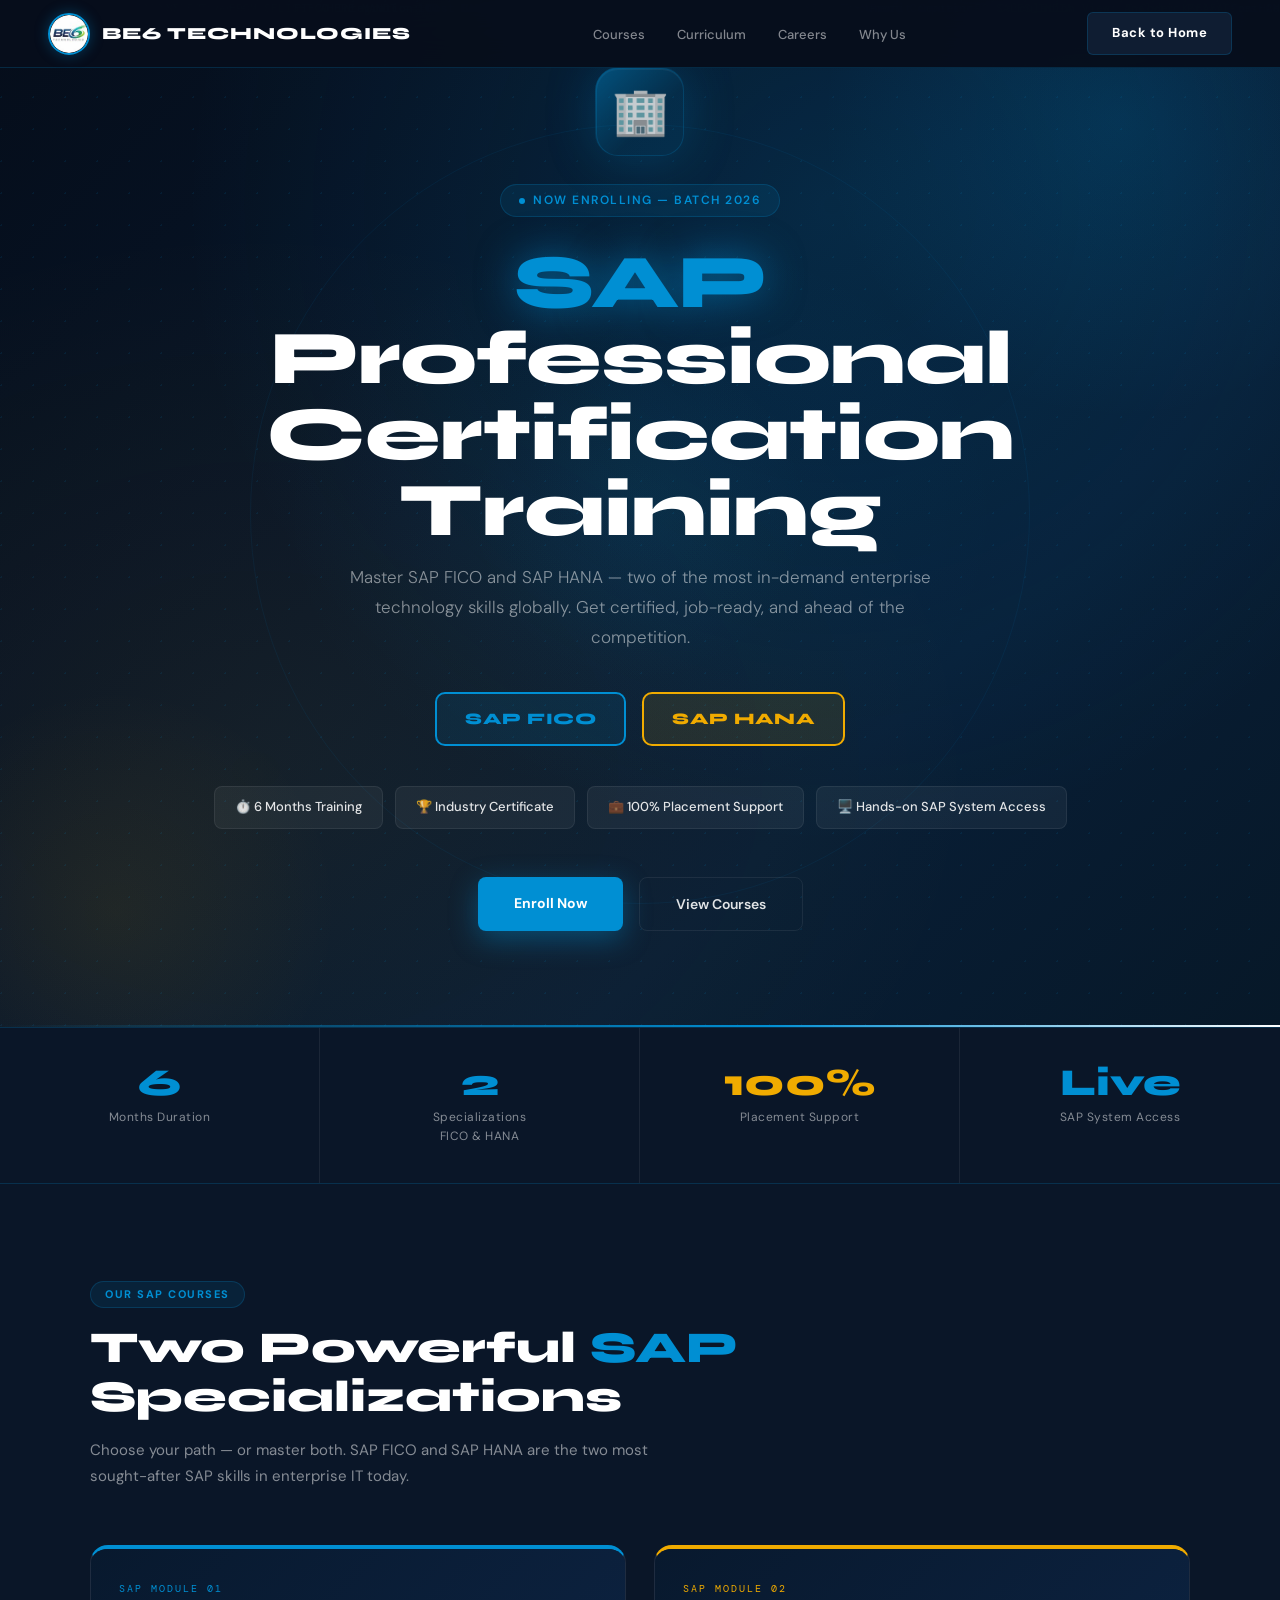
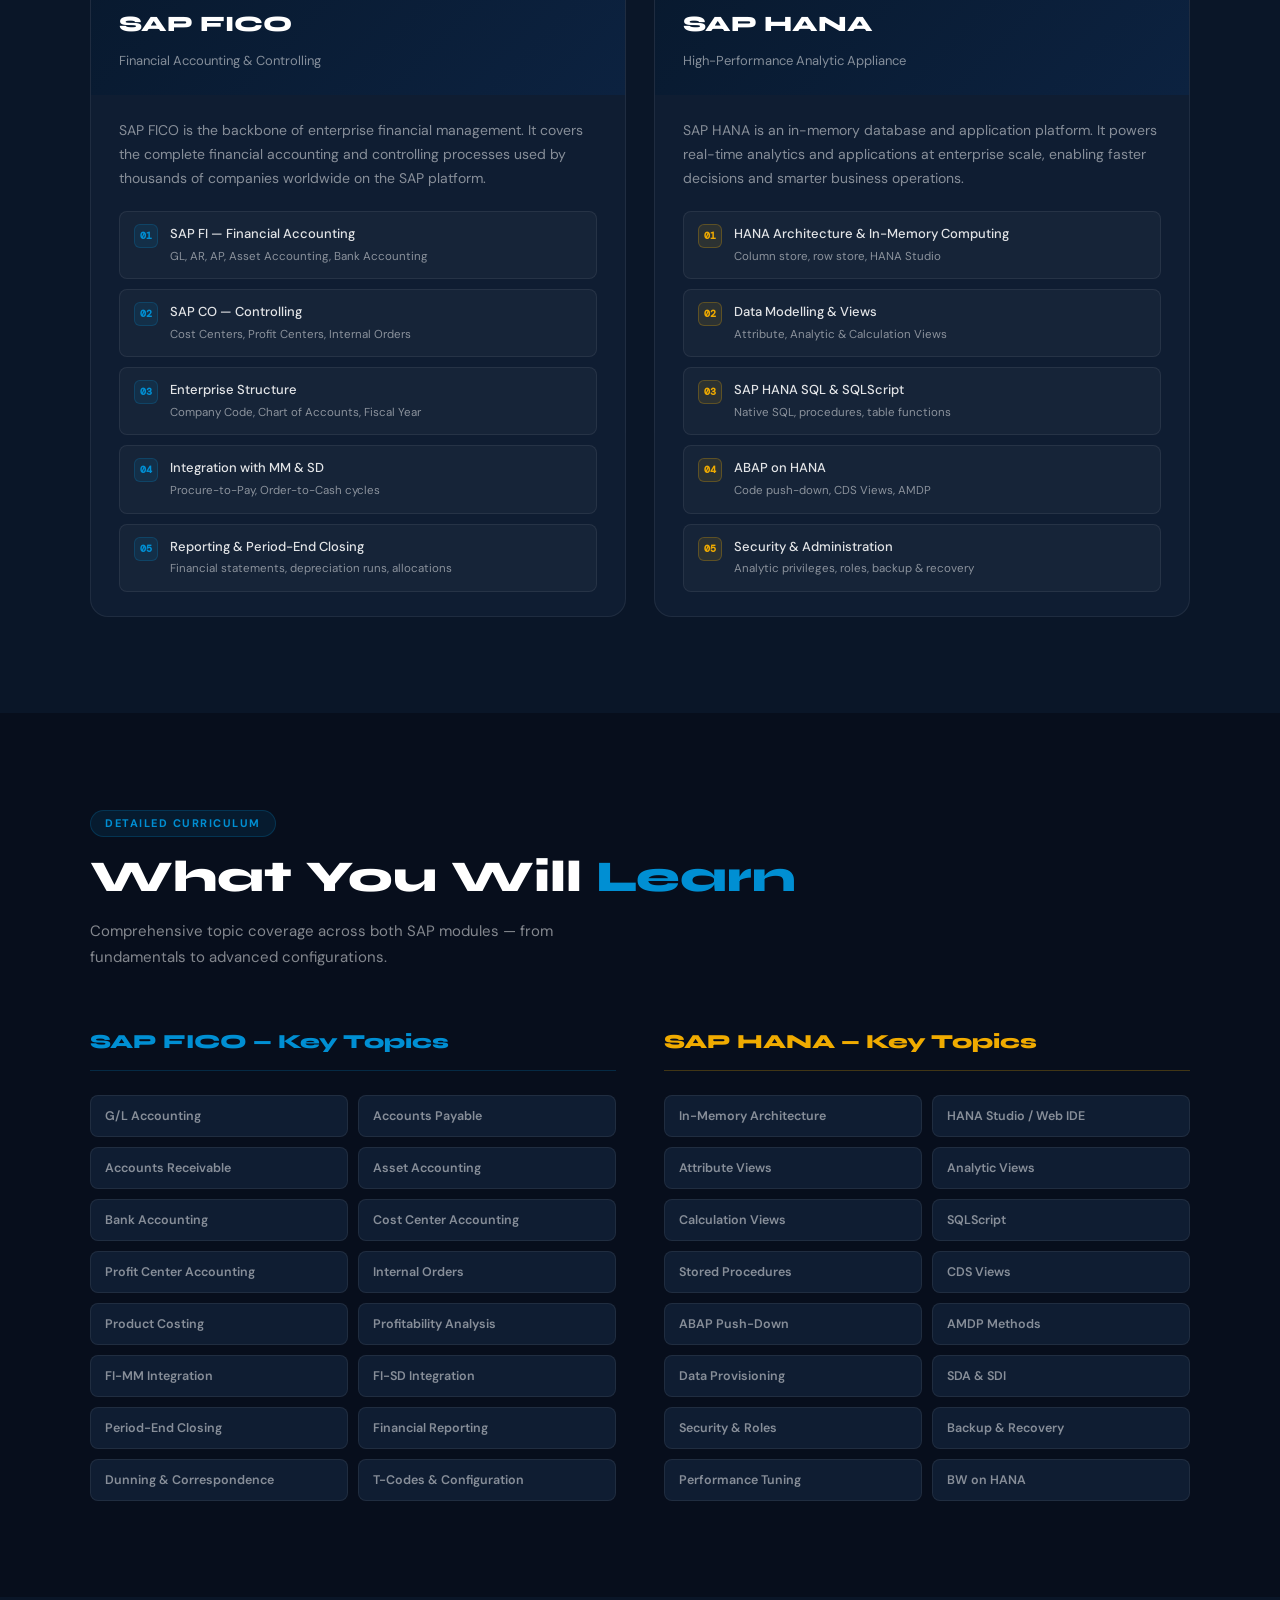
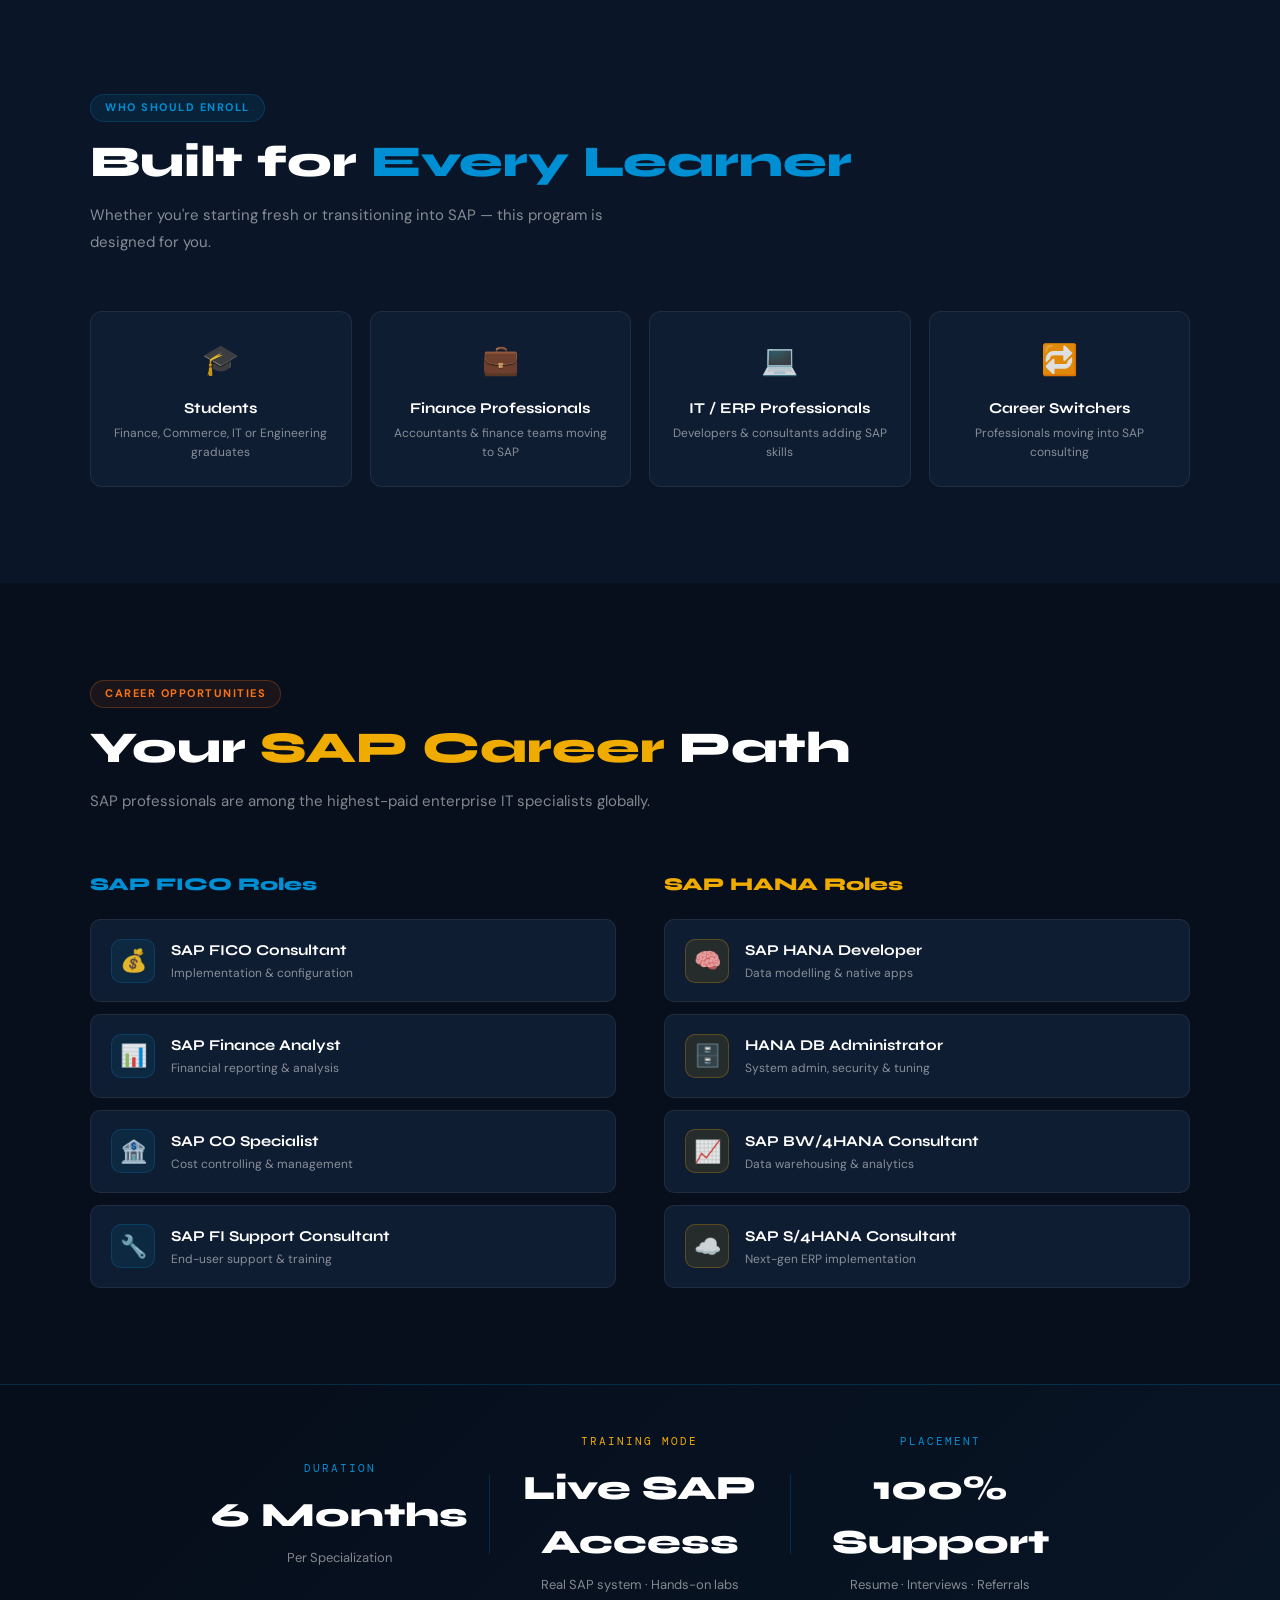
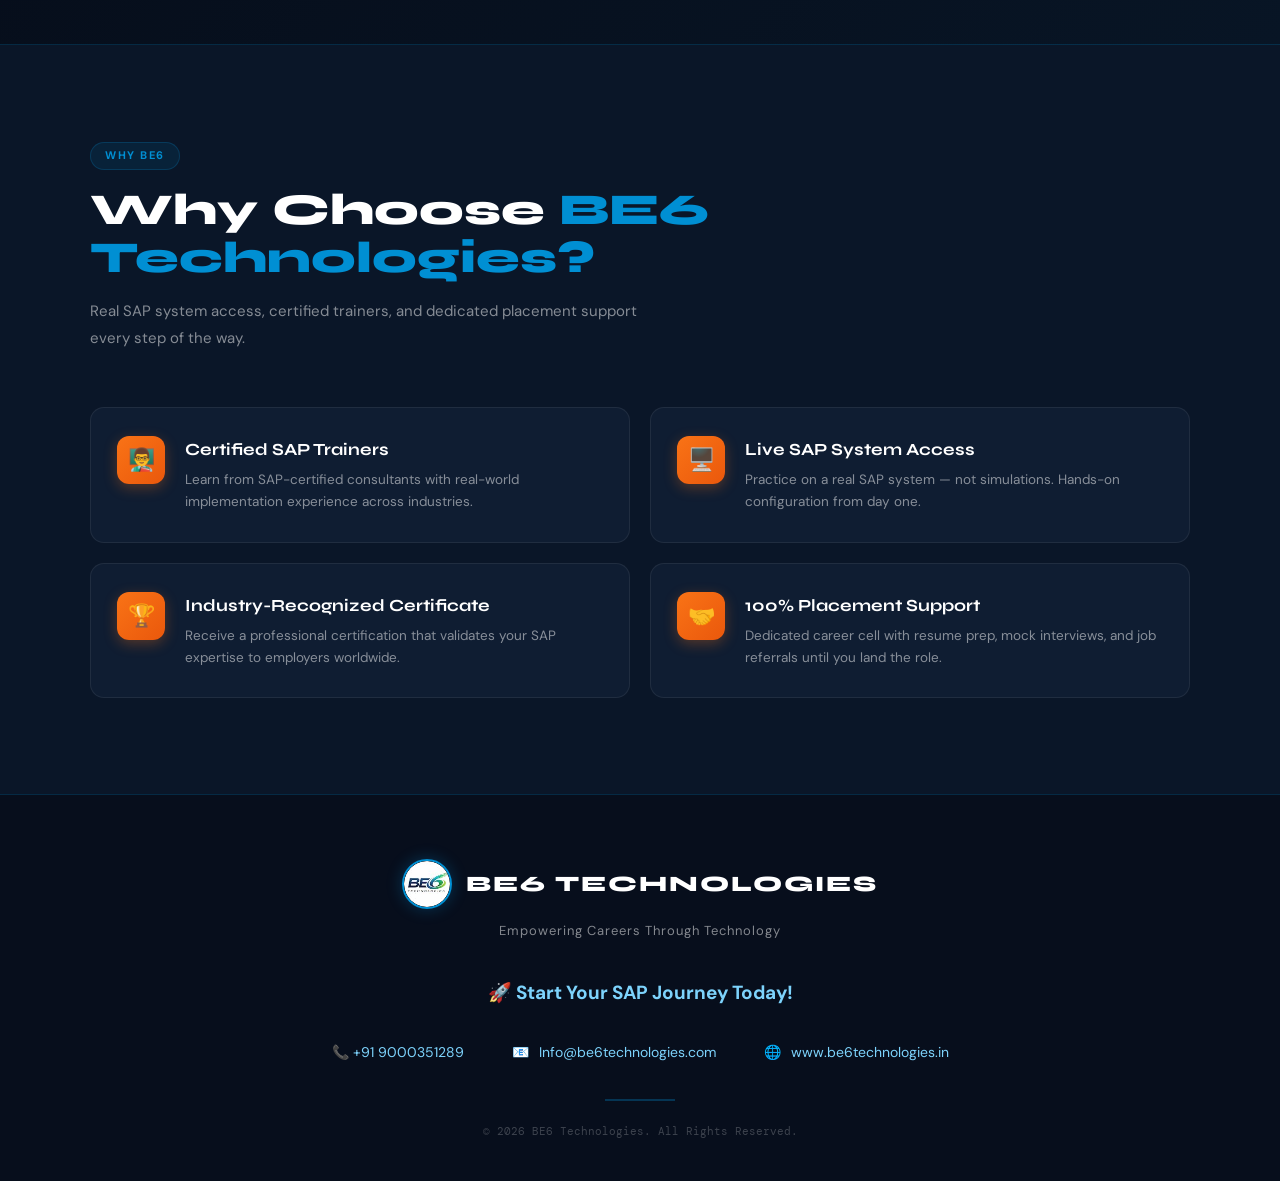
<file: src/html/Modules/sap.html>
<!DOCTYPE html>
<html lang="en">
<head>
<meta charset="UTF-8">
<meta name="viewport" content="width=device-width, initial-scale=1.0">
<title>BE6 Technologies – SAP Training (FICO & HANA)</title>
<link href="https://fonts.googleapis.com/css2?family=Syne:wght@400;600;700;800&family=DM+Sans:wght@300;400;500;600&family=DM+Mono:wght@400;500&display=swap" rel="stylesheet">
<style>
  :root {
    --navy: #0a1628;
    --navy-mid: #0d1e38;
    --navy-card: #0f1d32;
    --dark-bg: #070e1c;
    --sap-blue: #008FD3;
    --sap-blue-deep: #006BA6;
    --sap-blue-dim: rgba(0,143,211,0.1);
    --sap-blue-border: rgba(0,143,211,0.22);
    --sap-blue-glow: rgba(0,143,211,0.05);
    --sap-gold: #F0AB00;
    --sap-gold-dim: rgba(240,171,0,0.1);
    --sap-gold-border: rgba(240,171,0,0.25);
    --orange: #f97316;
    --orange-deep: #ea580c;
    --text: rgba(255,255,255,0.88);
    --text-muted: rgba(255,255,255,0.5);
    --text-dim: rgba(255,255,255,0.22);
    --border: rgba(255,255,255,0.07);
  }

  * { margin:0; padding:0; box-sizing:border-box; }
  ::-webkit-scrollbar { width:4px; }
  ::-webkit-scrollbar-track { background:var(--dark-bg); }
  ::-webkit-scrollbar-thumb { background:var(--sap-blue); border-radius:2px; }

  body {
    font-family:'DM Sans',sans-serif;
    background:var(--dark-bg);
    color:var(--text);
    line-height:1.6;
    overflow-x:hidden;
  }

  /* NAV */
  nav {
    position:fixed; top:0; left:0; right:0; z-index:100;
    background:rgba(7,14,28,0.96);
    backdrop-filter:blur(16px);
    border-bottom:1px solid var(--sap-blue-border);
    display:flex; align-items:center; justify-content:space-between;
    padding:0 48px; height:68px;
  }
  .nav-logo { display:flex; align-items:center; gap:12px; }
  .nav-logo img { width:42px; height:42px; border-radius:50%; object-fit:cover; border:2px solid var(--sap-blue); box-shadow:0 0 14px rgba(0,143,211,0.35); }
  .nav-brand { font-family:'Syne',sans-serif; font-size:17px; font-weight:800; color:white; letter-spacing:1px; }
  .nav-links { display:flex; gap:32px; list-style:none; }
  .nav-links a { color:var(--text-muted); text-decoration:none; font-size:13px; font-weight:500; transition:color 0.2s; }
  .nav-links a:hover { color:var(--sap-blue); }
  .nav-cta {
    background:var(--navy-card); color:white;
    padding:10px 24px; border-radius:6px;
    font-size:13px; font-weight:700; text-decoration:none;
    border:1px solid var(--sap-blue-border);
    letter-spacing:0.5px; transition:all 0.2s;
  }
  .nav-cta:hover { background:var(--sap-blue-dim); color:var(--sap-blue); transform:translateY(-1px); }

  /* HERO */
  .hero {
    min-height:100vh;
    background:linear-gradient(135deg, #050d1a 0%, #07162a 40%, #081e36 70%, #071828 100%);
    display:flex; align-items:center; justify-content:center;
    text-align:center; position:relative; overflow:hidden;
    padding-top:68px;
  }

  .hero-mesh {
    position:absolute; inset:0; z-index:0;
    background:
      radial-gradient(ellipse at 65% 20%, rgba(0,143,211,0.15) 0%, transparent 55%),
      radial-gradient(ellipse at 20% 75%, rgba(240,171,0,0.06) 0%, transparent 50%),
      radial-gradient(ellipse at 50% 50%, rgba(0,143,211,0.05) 0%, transparent 40%);
    animation:meshPulse 14s ease-in-out infinite alternate;
  }
  @keyframes meshPulse {
    0%   { opacity:1; transform:scale(1); }
    50%  { opacity:0.75; transform:scale(1.08); }
    100% { opacity:0.9; transform:scale(0.97); }
  }

  .hero-dots {
    position:absolute; inset:0; z-index:0;
    background-image:radial-gradient(circle at 1.5px 1.5px, rgba(0,143,211,0.1) 1px, transparent 0);
    background-size:32px 32px;
    animation:dotsScroll 20s linear infinite;
  }
  @keyframes dotsScroll {
    from { background-position:0 0; }
    to   { background-position:32px 32px; }
  }

  .hero-orb1 {
    position:absolute; width:600px; height:600px; border-radius:50%;
    background:radial-gradient(circle, rgba(0,143,211,0.16) 0%, transparent 70%);
    top:-180px; right:-140px; z-index:0;
    animation:orb1Drift 16s ease-in-out infinite alternate;
  }
  @keyframes orb1Drift {
    0%   { transform:translate(0,0) scale(1); }
    50%  { transform:translate(-60px,50px) scale(1.1); }
    100% { transform:translate(30px,-30px) scale(0.95); }
  }
  .hero-orb2 {
    position:absolute; width:450px; height:450px; border-radius:50%;
    background:radial-gradient(circle, rgba(240,171,0,0.07) 0%, transparent 70%);
    bottom:-110px; left:-110px; z-index:0;
    animation:orb2Drift 20s ease-in-out infinite alternate;
  }
  @keyframes orb2Drift {
    0%   { transform:translate(0,0) scale(1); }
    50%  { transform:translate(55px,-45px) scale(1.12); }
    100% { transform:translate(-25px,30px) scale(0.93); }
  }
  .hero-orb3 {
    position:absolute; width:340px; height:340px; border-radius:50%;
    background:radial-gradient(circle, rgba(0,143,211,0.06) 0%, transparent 70%);
    top:50%; left:50%; transform:translate(-50%,-50%); z-index:0;
    animation:orb3Pulse 9s ease-in-out infinite;
  }
  @keyframes orb3Pulse {
    0%,100% { transform:translate(-50%,-50%) scale(1); opacity:0.5; }
    50%     { transform:translate(-50%,-50%) scale(1.5); opacity:1; }
  }

  .hero-particles { position:absolute; inset:0; z-index:0; pointer-events:none; overflow:hidden; }
  .particle {
    position:absolute; font-family:'DM Mono',monospace; font-size:11px;
    color:rgba(0,143,211,0.18); white-space:nowrap;
    animation:particleFloat linear infinite; user-select:none;
  }
  @keyframes particleFloat {
    0%   { transform:translateY(110vh); opacity:0; }
    5%   { opacity:1; }
    95%  { opacity:1; }
    100% { transform:translateY(-10vh); opacity:0; }
  }

  .hero-ring {
    position:absolute; border-radius:50%;
    border:1px solid rgba(0,143,211,0.08);
    animation:ringExpand ease-out infinite;
    z-index:0; pointer-events:none;
  }
  .hero-ring:nth-child(1) { width:300px; height:300px; top:50%; left:50%; margin:-150px 0 0 -150px; animation-duration:7s; animation-delay:0s; }
  .hero-ring:nth-child(2) { width:540px; height:540px; top:50%; left:50%; margin:-270px 0 0 -270px; animation-duration:7s; animation-delay:2.3s; }
  .hero-ring:nth-child(3) { width:780px; height:780px; top:50%; left:50%; margin:-390px 0 0 -390px; animation-duration:7s; animation-delay:4.6s; }
  @keyframes ringExpand {
    0%   { transform:scale(0.5); opacity:0.6; }
    100% { transform:scale(1.7); opacity:0; }
  }

  .hero-beam {
    position:absolute; bottom:0; left:0; right:0; height:2px; z-index:1;
    background:linear-gradient(90deg, transparent 0%, var(--sap-blue) 30%, #fff 50%, var(--sap-blue) 70%, transparent 100%);
    background-size:200% 100%;
    animation:beamSlide 3s linear infinite;
  }
  @keyframes beamSlide {
    0%   { background-position:200% 0; }
    100% { background-position:-200% 0; }
  }

  .hero-icon {
    width:88px; height:88px; margin:0 auto 28px;
    background:var(--sap-blue-dim); border:1px solid var(--sap-blue-border);
    border-radius:22px; display:flex; align-items:center; justify-content:center;
    font-size:46px;
    box-shadow:0 0 50px rgba(0,143,211,0.25), inset 0 1px 0 rgba(255,255,255,0.06);
    animation:iconFloat 4s ease-in-out infinite; position:relative; z-index:2;
  }
  .hero-icon::after {
    content:''; position:absolute; inset:-2px; border-radius:24px;
    background:linear-gradient(135deg, rgba(0,143,211,0.4), transparent 60%);
    z-index:-1; animation:iconGlow 4s ease-in-out infinite;
  }
  @keyframes iconFloat {
    0%,100% { transform:translateY(0); box-shadow:0 0 50px rgba(0,143,211,0.25); }
    50%     { transform:translateY(-10px); box-shadow:0 24px 64px rgba(0,143,211,0.4); }
  }
  @keyframes iconGlow { 0%,100%{opacity:0.5;} 50%{opacity:1;} }

  .hero-content { position:relative; z-index:2; max-width:920px; padding:0 24px; }
  .hero-eyebrow {
    display:inline-flex; align-items:center; gap:8px;
    background:var(--sap-blue-dim); border:1px solid var(--sap-blue-border);
    color:var(--sap-blue); padding:6px 18px; border-radius:100px;
    font-size:12px; font-weight:600; letter-spacing:1.5px; text-transform:uppercase;
    margin-bottom:28px; animation:fadeUp 0.6s ease both;
  }
  .hero-eyebrow::before { content:''; width:6px; height:6px; background:var(--sap-blue); border-radius:50%; animation:pulse 1.5s infinite; }
  @keyframes pulse { 0%,100%{opacity:1;transform:scale(1);} 50%{opacity:0.4;transform:scale(0.7);} }

  .hero-title {
    font-family:'Syne',sans-serif;
    font-size:clamp(40px,6.5vw,76px); font-weight:800;
    line-height:1.0; color:white; margin-bottom:14px;
    animation:fadeUp 0.7s 0.1s ease both; letter-spacing:-1px;
  }
  .hero-title .sap-blue { color:var(--sap-blue); text-shadow:0 0 40px rgba(0,143,211,0.6); }
  .hero-title .sap-gold { color:var(--sap-gold); text-shadow:0 0 30px rgba(240,171,0,0.5); }

  .hero-sub {
    font-size:17px; color:var(--text-muted); font-weight:300;
    max-width:620px; margin:0 auto 40px;
    animation:fadeUp 0.7s 0.2s ease both; line-height:1.75;
  }

  /* Course pills */
  .hero-course-pills {
    display:flex; gap:16px; justify-content:center; margin-bottom:40px;
    animation:fadeUp 0.7s 0.25s ease both;
  }
  .course-pill {
    padding:12px 28px; border-radius:10px;
    font-family:'Syne',sans-serif; font-size:16px; font-weight:800;
    letter-spacing:0.5px; transition:all 0.2s;
  }
  .pill-fico {
    background:var(--sap-blue-dim); border:2px solid var(--sap-blue);
    color:var(--sap-blue);
  }
  .pill-fico:hover { background:var(--sap-blue); color:white; box-shadow:0 8px 24px rgba(0,143,211,0.4); }
  .pill-hana {
    background:var(--sap-gold-dim); border:2px solid var(--sap-gold);
    color:var(--sap-gold);
  }
  .pill-hana:hover { background:var(--sap-gold); color:var(--dark-bg); box-shadow:0 8px 24px rgba(240,171,0,0.4); }

  .hero-badges {
    display:flex; flex-wrap:wrap; gap:12px; justify-content:center; margin-bottom:48px;
    animation:fadeUp 0.7s 0.3s ease both;
  }
  .badge {
    display:flex; align-items:center; gap:8px;
    background:rgba(255,255,255,0.05); border:1px solid var(--border);
    padding:10px 20px; border-radius:8px;
    color:var(--text); font-size:13px; font-weight:500;
  }
  .hero-btns { display:flex; gap:16px; justify-content:center; animation:fadeUp 0.7s 0.4s ease both; }
  .btn-primary {
    background:var(--sap-blue); color:white;
    padding:15px 36px; border-radius:8px;
    font-size:14px; font-weight:700; text-decoration:none;
    transition:all 0.2s; box-shadow:0 8px 28px rgba(0,143,211,0.4);
  }
  .btn-primary:hover { background:var(--sap-blue-deep); transform:translateY(-2px); box-shadow:0 12px 40px rgba(0,143,211,0.5); }
  .btn-outline {
    background:transparent; color:var(--text);
    padding:15px 36px; border-radius:8px;
    font-size:14px; font-weight:600; text-decoration:none;
    border:1px solid var(--border); transition:all 0.2s;
  }
  .btn-outline:hover { border-color:var(--sap-blue); color:var(--sap-blue); }
  @keyframes fadeUp { from{opacity:0;transform:translateY(22px);} to{opacity:1;transform:translateY(0);} }

  /* STATS BAND */
  .stats-band {
    background:var(--navy);
    border-top:1px solid var(--sap-blue-border);
    border-bottom:1px solid var(--sap-blue-border);
    display:grid; grid-template-columns:repeat(4,1fr);
  }
  .stat-item {
    padding:36px 24px; text-align:center;
    border-right:1px solid var(--border); transition:background 0.2s;
  }
  .stat-item:last-child { border-right:none; }
  .stat-item:hover { background:var(--sap-blue-glow); }
  .stat-num { font-family:'Syne',sans-serif; font-size:38px; font-weight:800; color:var(--sap-blue); line-height:1; }
  .stat-num.gold { color:var(--sap-gold); }
  .stat-label { font-size:12px; color:var(--text-muted); margin-top:6px; letter-spacing:0.5px; }

  /* SECTIONS */
  section { padding:96px 48px; }
  .section-inner { max-width:1100px; margin:0 auto; }
  .section-tag {
    display:inline-block;
    background:var(--sap-blue-dim); border:1px solid var(--sap-blue-border);
    color:var(--sap-blue); padding:4px 14px; border-radius:100px;
    font-size:11px; font-weight:700; letter-spacing:1.5px; text-transform:uppercase;
    margin-bottom:16px;
  }
  .section-tag.gold { background:var(--sap-gold-dim); border-color:var(--sap-gold-border); color:var(--sap-gold); }
  .section-tag.orange { background:rgba(249,115,22,0.08); border-color:rgba(249,115,22,0.25); color:var(--orange); }
  .section-title {
    font-family:'Syne',sans-serif; font-size:clamp(28px,4vw,44px); font-weight:800;
    color:white; line-height:1.1; margin-bottom:16px;
  }
  .section-title .blue { color:var(--sap-blue); }
  .section-title .gold { color:var(--sap-gold); }
  .section-sub { font-size:15px; color:var(--text-muted); max-width:560px; margin-bottom:56px; line-height:1.75; }

  /* TWO COURSE SPLIT */
  .courses-split { display:grid; grid-template-columns:1fr 1fr; gap:28px; }
  .course-block {
    background:var(--navy-card); border-radius:18px; overflow:hidden;
    border:1px solid var(--border); transition:all 0.25s;
  }
  .course-block:hover { transform:translateY(-4px); box-shadow:0 16px 48px rgba(0,0,0,0.3); }
  .course-block.fico { border-top:4px solid var(--sap-blue); }
  .course-block.hana { border-top:4px solid var(--sap-gold); }
  .course-header {
    padding:32px 28px 24px;
    background:linear-gradient(135deg, #08192e, #0c2240);
  }
  .course-label {
    font-family:'DM Mono',monospace; font-size:10px; letter-spacing:2px;
    text-transform:uppercase; margin-bottom:10px;
  }
  .course-label.fico { color:var(--sap-blue); }
  .course-label.hana { color:var(--sap-gold); }
  .course-name { font-family:'Syne',sans-serif; font-size:22px; font-weight:800; color:white; margin-bottom:8px; }
  .course-full { font-size:13px; color:var(--text-muted); }
  .course-body { padding:24px 28px; }
  .course-desc { font-size:14px; color:var(--text-muted); line-height:1.7; margin-bottom:20px; }
  .course-modules { display:flex; flex-direction:column; gap:10px; }
  .course-module {
    display:flex; align-items:flex-start; gap:12px;
    background:rgba(255,255,255,0.03); border:1px solid var(--border);
    border-radius:8px; padding:12px 14px; transition:all 0.2s;
  }
  .course-block.fico .course-module:hover { border-color:var(--sap-blue-border); background:var(--sap-blue-dim); }
  .course-block.hana .course-module:hover { border-color:var(--sap-gold-border); background:var(--sap-gold-dim); }
  .module-num-badge {
    width:24px; height:24px; border-radius:6px; flex-shrink:0;
    display:flex; align-items:center; justify-content:center;
    font-family:'DM Mono',monospace; font-size:10px; font-weight:700;
  }
  .fico .module-num-badge { background:var(--sap-blue-dim); color:var(--sap-blue); border:1px solid var(--sap-blue-border); }
  .hana .module-num-badge { background:var(--sap-gold-dim); color:var(--sap-gold); border:1px solid var(--sap-gold-border); }
  .module-text { font-size:13px; color:var(--text); font-weight:500; }
  .module-sub { font-size:11.5px; color:var(--text-muted); margin-top:3px; }

  /* TOPICS GRID */
  .topics-section { background:var(--dark-bg); }
  .topics-outer { display:grid; grid-template-columns:1fr 1fr; gap:48px; }
  .topics-col-title {
    font-family:'Syne',sans-serif; font-size:20px; font-weight:800;
    margin-bottom:24px; padding-bottom:12px; border-bottom:1px solid var(--border);
  }
  .topics-col-title.fico { color:var(--sap-blue); border-color:var(--sap-blue-border); }
  .topics-col-title.hana { color:var(--sap-gold); border-color:var(--sap-gold-border); }
  .topics-grid { display:grid; grid-template-columns:1fr 1fr; gap:10px; }
  .topic-chip {
    padding:10px 14px; border-radius:8px; font-size:12.5px; font-weight:600;
    transition:all 0.2s; border:1px solid var(--border); background:var(--navy-card);
    color:var(--text-muted);
  }
  .fico-chip:hover { border-color:var(--sap-blue-border); color:var(--sap-blue); background:var(--sap-blue-dim); }
  .hana-chip:hover { border-color:var(--sap-gold-border); color:var(--sap-gold); background:var(--sap-gold-dim); }

  /* AUDIENCE */
  .audience-section { background:var(--navy); }
  .audience-grid { display:grid; grid-template-columns:repeat(4,1fr); gap:18px; }
  .audience-card {
    background:var(--navy-card); border:1px solid var(--border);
    border-radius:12px; padding:24px 18px; text-align:center;
    transition:all 0.25s;
  }
  .audience-card:hover { border-color:var(--sap-blue-border); transform:translateY(-3px); box-shadow:0 8px 28px rgba(0,143,211,0.1); background:var(--sap-blue-dim); }
  .audience-emoji { font-size:30px; margin-bottom:12px; display:block; }
  .audience-name { font-family:'Syne',sans-serif; font-size:15px; font-weight:700; color:white; margin-bottom:4px; }
  .audience-desc { font-size:12px; color:var(--text-muted); }

  /* CAREERS */
  .careers-section { background:var(--dark-bg); }
  .careers-outer { display:grid; grid-template-columns:1fr 1fr; gap:48px; }
  .careers-col-title {
    font-family:'Syne',sans-serif; font-size:18px; font-weight:800;
    margin-bottom:20px; display:flex; align-items:center; gap:10px;
  }
  .careers-col-title.fico { color:var(--sap-blue); }
  .careers-col-title.hana { color:var(--sap-gold); }
  .careers-grid { display:flex; flex-direction:column; gap:12px; }
  .career-card {
    background:var(--navy-card); border:1px solid var(--border);
    border-radius:10px; padding:18px 20px;
    display:flex; align-items:center; gap:16px; transition:all 0.2s;
  }
  .fico-career:hover { border-color:var(--sap-blue-border); background:var(--sap-blue-dim); }
  .hana-career:hover { border-color:var(--sap-gold-border); background:var(--sap-gold-dim); }
  .career-icon {
    width:44px; height:44px; border-radius:10px; flex-shrink:0;
    display:flex; align-items:center; justify-content:center; font-size:22px;
  }
  .fico-career .career-icon { background:var(--sap-blue-dim); border:1px solid var(--sap-blue-border); }
  .hana-career .career-icon { background:var(--sap-gold-dim); border:1px solid var(--sap-gold-border); }
  .career-name { font-family:'Syne',sans-serif; font-size:15px; font-weight:700; color:white; }
  .career-sub { font-size:12px; color:var(--text-muted); margin-top:2px; }

  /* DURATION BAND */
  .duration-band {
    background:linear-gradient(135deg, #060d1a, #081525);
    border-top:1px solid var(--sap-blue-border);
    border-bottom:1px solid var(--sap-blue-border);
    padding:48px;
  }
  .duration-inner { max-width:900px; margin:0 auto; display:grid; grid-template-columns:1fr 1px 1fr 1px 1fr; gap:0; align-items:center; text-align:center; }
  .dur-divider { background:var(--sap-blue-border); height:80px; align-self:center; }
  .dur-label { font-size:11px; letter-spacing:2px; color:var(--sap-blue); text-transform:uppercase; margin-bottom:10px; font-family:'DM Mono',monospace; }
  .dur-label.gold { color:var(--sap-gold); }
  .dur-value { font-family:'Syne',sans-serif; font-size:34px; font-weight:800; color:white; }
  .dur-sub { font-size:13px; color:var(--text-muted); margin-top:6px; }

  /* WHY US */
  .why-section { background:var(--navy); }
  .why-grid { display:grid; grid-template-columns:repeat(2,1fr); gap:20px; }
  .why-card {
    background:var(--navy-card); border:1px solid var(--border);
    border-radius:14px; padding:28px 26px;
    display:flex; gap:20px; align-items:flex-start; transition:all 0.25s;
  }
  .why-card:hover { border-color:var(--orange); box-shadow:0 8px 28px rgba(249,115,22,0.08); }
  .why-icon-wrap {
    width:48px; height:48px; border-radius:12px;
    background:linear-gradient(135deg, var(--orange), var(--orange-deep));
    display:flex; align-items:center; justify-content:center;
    font-size:22px; flex-shrink:0;
    box-shadow:0 4px 14px rgba(249,115,22,0.3);
  }
  .why-name { font-family:'Syne',sans-serif; font-size:17px; font-weight:700; color:white; margin-bottom:6px; }
  .why-desc { font-size:13.5px; color:var(--text-muted); line-height:1.65; }

  /* FOOTER */
  footer {
    background:var(--dark-bg);
    border-top:1px solid var(--sap-blue-border);
    padding:64px 48px 40px; text-align:center;
  }
  .footer-logo { display:flex; align-items:center; justify-content:center; gap:14px; margin-bottom:12px; }
  .footer-logo img { width:50px; height:50px; border-radius:50%; border:2px solid var(--sap-blue); box-shadow:0 0 16px rgba(0,143,211,0.3); }
  .footer-brand { font-family:'Syne',sans-serif; font-size:22px; font-weight:800; color:white; letter-spacing:2px; }
  .footer-tagline { font-size:13px; color:var(--text-muted); letter-spacing:1px; margin-bottom:36px; }
  .footer-cta { font-size:19px; font-weight:700; color:#7dd3fc; margin-bottom:32px; }
  .footer-contacts { display:flex; justify-content:center; gap:48px; margin-bottom:36px; }
  .footer-contact { display:flex; align-items:center; gap:10px; font-size:14px; color:var(--text-muted); }
  .footer-contact a { color:#7dd3fc; text-decoration:none; }
  .footer-contact a:hover { color:var(--sap-blue); }
  .footer-contact  { color:#7dd3fc; text-decoration:none; }

  .footer-divider { width:70px; height:2px; background:var(--sap-blue); margin:0 auto 22px; opacity:0.3; }
  .footer-copy { font-size:11px; color:var(--text-dim); font-family:'DM Mono',monospace; }
</style>
</head>
<body>

<!-- NAV -->
<nav>
  <div class="nav-logo">
    <img src="[data-uri]" alt="BE6 Technologies">
    <span class="nav-brand">BE6 TECHNOLOGIES</span>
  </div>
  <ul class="nav-links">
    <li><a href="#courses">Courses</a></li>
    <li><a href="#curriculum">Curriculum</a></li>
    <li><a href="#careers">Careers</a></li>
    <li><a href="#why-us">Why Us</a></li>
  </ul>
  <a href="/src/html/index.html" class="nav-cta">Back to Home</a>
</nav>

<!-- HERO -->
<section class="hero">
  <div class="hero-mesh"></div>
  <div class="hero-dots"></div>
  <div class="hero-ring"></div>
  <div class="hero-ring"></div>
  <div class="hero-ring"></div>
  <div class="hero-orb1"></div>
  <div class="hero-orb2"></div>
  <div class="hero-orb3"></div>
  <div class="hero-particles">
    <div class="particle" style="left:4%;animation-duration:20s;animation-delay:0s;">GL Account: 400000 - Revenue</div>
    <div class="particle" style="left:13%;animation-duration:26s;animation-delay:3s;">SELECT * FROM SFLIGHT WHERE MANDT = 100</div>
    <div class="particle" style="left:23%;animation-duration:18s;animation-delay:6s;">FI-CO Integration: Cost Center Posting</div>
    <div class="particle" style="left:36%;animation-duration:23s;animation-delay:1s;">HANA Studio: Column Store Engine</div>
    <div class="particle" style="left:48%;animation-duration:29s;animation-delay:9s;">T-Code: FB50 - Enter G/L Account Document</div>
    <div class="particle" style="left:58%;animation-duration:19s;animation-delay:4s;">SAP HANA SPS: In-Memory Computing</div>
    <div class="particle" style="left:68%;animation-duration:25s;animation-delay:7s;">Profit Center: PC_SALES_INDIA</div>
    <div class="particle" style="left:78%;animation-duration:21s;animation-delay:2s;">Calculation View: Analytic Privileges</div>
    <div class="particle" style="left:88%;animation-duration:27s;animation-delay:11s;">T-Code: KSB1 - Cost Center Report</div>
    <div class="particle" style="left:94%;animation-duration:16s;animation-delay:5s;">ABAP on HANA: Native SQL Push-Down</div>
  </div>
  <div class="hero-beam"></div>
  <div class="hero-content">
    <div class="hero-icon">🏢</div>
    <div class="hero-eyebrow">Now Enrolling — Batch 2026</div>
    <h1 class="hero-title"><span class="sap-blue">SAP</span> Professional<br>Certification Training</h1>
    <p class="hero-sub">Master SAP FICO and SAP HANA — two of the most in-demand enterprise technology skills globally. Get certified, job-ready, and ahead of the competition.</p>
    <div class="hero-course-pills">
      <span class="course-pill pill-fico">SAP FICO</span>
      <span class="course-pill pill-hana">SAP HANA</span>
    </div>
    <div class="hero-badges">
      <div class="badge">⏱️ 6 Months Training</div>
      <div class="badge">🏆 Industry Certificate</div>
      <div class="badge">💼 100% Placement Support</div>
      <div class="badge">🖥️ Hands-on SAP System Access</div>
    </div>
    <div class="hero-btns">
      <a href="#enroll" class="btn-primary" id="enroll" onclick="window.location.href='/src/html/Register/BE6_Register.html'">Enroll Now</a>
      <a href="#courses" class="btn-outline">View Courses</a>
    </div>
  </div>
</section>

<!-- STATS BAND -->
<div class="stats-band">
  <div class="stat-item"><div class="stat-num">6</div><div class="stat-label">Months Duration</div></div>
  <div class="stat-item"><div class="stat-num">2</div><div class="stat-label">Specializations<br>FICO & HANA</div></div>
  <div class="stat-item"><div class="stat-num gold">100%</div><div class="stat-label">Placement Support</div></div>
  <div class="stat-item"><div class="stat-num">Live</div><div class="stat-label">SAP System Access</div></div>
</div>

<!-- COURSES OVERVIEW -->
<section style="background:var(--navy);" id="courses">
  <div class="section-inner">
    <div class="section-tag">Our SAP Courses</div>
    <h2 class="section-title">Two Powerful <span class="blue">SAP</span> Specializations</h2>
    <p class="section-sub">Choose your path — or master both. SAP FICO and SAP HANA are the two most sought-after SAP skills in enterprise IT today.</p>
    <div class="courses-split">
      <!-- FICO -->
      <div class="course-block fico">
        <div class="course-header">
          <div class="course-label fico">SAP Module 01</div>
          <div class="course-name">SAP FICO</div>
          <div class="course-full">Financial Accounting & Controlling</div>
        </div>
        <div class="course-body">
          <div class="course-desc">SAP FICO is the backbone of enterprise financial management. It covers the complete financial accounting and controlling processes used by thousands of companies worldwide on the SAP platform.</div>
          <div class="course-modules">
            <div class="course-module fico">
              <div class="module-num-badge">01</div>
              <div><div class="module-text">SAP FI — Financial Accounting</div><div class="module-sub">GL, AR, AP, Asset Accounting, Bank Accounting</div></div>
            </div>
            <div class="course-module fico">
              <div class="module-num-badge">02</div>
              <div><div class="module-text">SAP CO — Controlling</div><div class="module-sub">Cost Centers, Profit Centers, Internal Orders</div></div>
            </div>
            <div class="course-module fico">
              <div class="module-num-badge">03</div>
              <div><div class="module-text">Enterprise Structure</div><div class="module-sub">Company Code, Chart of Accounts, Fiscal Year</div></div>
            </div>
            <div class="course-module fico">
              <div class="module-num-badge">04</div>
              <div><div class="module-text">Integration with MM & SD</div><div class="module-sub">Procure-to-Pay, Order-to-Cash cycles</div></div>
            </div>
            <div class="course-module fico">
              <div class="module-num-badge">05</div>
              <div><div class="module-text">Reporting & Period-End Closing</div><div class="module-sub">Financial statements, depreciation runs, allocations</div></div>
            </div>
          </div>
        </div>
      </div>

      <!-- HANA -->
      <div class="course-block hana">
        <div class="course-header">
          <div class="course-label hana">SAP Module 02</div>
          <div class="course-name">SAP HANA</div>
          <div class="course-full">High-Performance Analytic Appliance</div>
        </div>
        <div class="course-body">
          <div class="course-desc">SAP HANA is an in-memory database and application platform. It powers real-time analytics and applications at enterprise scale, enabling faster decisions and smarter business operations.</div>
          <div class="course-modules">
            <div class="course-module hana">
              <div class="module-num-badge">01</div>
              <div><div class="module-text">HANA Architecture & In-Memory Computing</div><div class="module-sub">Column store, row store, HANA Studio</div></div>
            </div>
            <div class="course-module hana">
              <div class="module-num-badge">02</div>
              <div><div class="module-text">Data Modelling & Views</div><div class="module-sub">Attribute, Analytic & Calculation Views</div></div>
            </div>
            <div class="course-module hana">
              <div class="module-num-badge">03</div>
              <div><div class="module-text">SAP HANA SQL & SQLScript</div><div class="module-sub">Native SQL, procedures, table functions</div></div>
            </div>
            <div class="course-module hana">
              <div class="module-num-badge">04</div>
              <div><div class="module-text">ABAP on HANA</div><div class="module-sub">Code push-down, CDS Views, AMDP</div></div>
            </div>
            <div class="course-module hana">
              <div class="module-num-badge">05</div>
              <div><div class="module-text">Security & Administration</div><div class="module-sub">Analytic privileges, roles, backup & recovery</div></div>
            </div>
          </div>
        </div>
      </div>
    </div>
  </div>
</section>

<!-- DETAILED TOPICS -->
<section class="topics-section" id="curriculum">
  <div class="section-inner">
    <div class="section-tag">Detailed Curriculum</div>
    <h2 class="section-title">What You Will <span class="blue">Learn</span></h2>
    <p class="section-sub">Comprehensive topic coverage across both SAP modules — from fundamentals to advanced configurations.</p>
    <div class="topics-outer">
      <div>
        <div class="topics-col-title fico">SAP FICO — Key Topics</div>
        <div class="topics-grid">
          <div class="topic-chip fico-chip">G/L Accounting</div>
          <div class="topic-chip fico-chip">Accounts Payable</div>
          <div class="topic-chip fico-chip">Accounts Receivable</div>
          <div class="topic-chip fico-chip">Asset Accounting</div>
          <div class="topic-chip fico-chip">Bank Accounting</div>
          <div class="topic-chip fico-chip">Cost Center Accounting</div>
          <div class="topic-chip fico-chip">Profit Center Accounting</div>
          <div class="topic-chip fico-chip">Internal Orders</div>
          <div class="topic-chip fico-chip">Product Costing</div>
          <div class="topic-chip fico-chip">Profitability Analysis</div>
          <div class="topic-chip fico-chip">FI-MM Integration</div>
          <div class="topic-chip fico-chip">FI-SD Integration</div>
          <div class="topic-chip fico-chip">Period-End Closing</div>
          <div class="topic-chip fico-chip">Financial Reporting</div>
          <div class="topic-chip fico-chip">Dunning & Correspondence</div>
          <div class="topic-chip fico-chip">T-Codes & Configuration</div>
        </div>
      </div>
      <div>
        <div class="topics-col-title hana">SAP HANA — Key Topics</div>
        <div class="topics-grid">
          <div class="topic-chip hana-chip">In-Memory Architecture</div>
          <div class="topic-chip hana-chip">HANA Studio / Web IDE</div>
          <div class="topic-chip hana-chip">Attribute Views</div>
          <div class="topic-chip hana-chip">Analytic Views</div>
          <div class="topic-chip hana-chip">Calculation Views</div>
          <div class="topic-chip hana-chip">SQLScript</div>
          <div class="topic-chip hana-chip">Stored Procedures</div>
          <div class="topic-chip hana-chip">CDS Views</div>
          <div class="topic-chip hana-chip">ABAP Push-Down</div>
          <div class="topic-chip hana-chip">AMDP Methods</div>
          <div class="topic-chip hana-chip">Data Provisioning</div>
          <div class="topic-chip hana-chip">SDA & SDI</div>
          <div class="topic-chip hana-chip">Security & Roles</div>
          <div class="topic-chip hana-chip">Backup & Recovery</div>
          <div class="topic-chip hana-chip">Performance Tuning</div>
          <div class="topic-chip hana-chip">BW on HANA</div>
        </div>
      </div>
    </div>
  </div>
</section>

<!-- AUDIENCE -->
<section class="audience-section">
  <div class="section-inner">
    <div class="section-tag">Who Should Enroll</div>
    <h2 class="section-title">Built for <span class="blue">Every Learner</span></h2>
    <p class="section-sub">Whether you're starting fresh or transitioning into SAP — this program is designed for you.</p>
    <div class="audience-grid">
      <div class="audience-card">
        <span class="audience-emoji">🎓</span>
        <div class="audience-name">Students</div>
        <div class="audience-desc">Finance, Commerce, IT or Engineering graduates</div>
      </div>
      <div class="audience-card">
        <span class="audience-emoji">💼</span>
        <div class="audience-name">Finance Professionals</div>
        <div class="audience-desc">Accountants & finance teams moving to SAP</div>
      </div>
      <div class="audience-card">
        <span class="audience-emoji">💻</span>
        <div class="audience-name">IT / ERP Professionals</div>
        <div class="audience-desc">Developers & consultants adding SAP skills</div>
      </div>
      <div class="audience-card">
        <span class="audience-emoji">🔁</span>
        <div class="audience-name">Career Switchers</div>
        <div class="audience-desc">Professionals moving into SAP consulting</div>
      </div>
    </div>
  </div>
</section>

<!-- CAREERS -->
<section class="careers-section" id="careers">
  <div class="section-inner">
    <div class="section-tag orange">Career Opportunities</div>
    <h2 class="section-title">Your <span class="gold">SAP Career</span> Path</h2>
    <p class="section-sub">SAP professionals are among the highest-paid enterprise IT specialists globally.</p>
    <div class="careers-outer">
      <div>
        <div class="careers-col-title fico">SAP FICO Roles</div>
        <div class="careers-grid">
          <div class="career-card fico-career">
            <div class="career-icon">💰</div>
            <div><div class="career-name">SAP FICO Consultant</div><div class="career-sub">Implementation & configuration</div></div>
          </div>
          <div class="career-card fico-career">
            <div class="career-icon">📊</div>
            <div><div class="career-name">SAP Finance Analyst</div><div class="career-sub">Financial reporting & analysis</div></div>
          </div>
          <div class="career-card fico-career">
            <div class="career-icon">🏦</div>
            <div><div class="career-name">SAP CO Specialist</div><div class="career-sub">Cost controlling & management</div></div>
          </div>
          <div class="career-card fico-career">
            <div class="career-icon">🔧</div>
            <div><div class="career-name">SAP FI Support Consultant</div><div class="career-sub">End-user support & training</div></div>
          </div>
        </div>
      </div>
      <div>
        <div class="careers-col-title hana">SAP HANA Roles</div>
        <div class="careers-grid">
          <div class="career-card hana-career">
            <div class="career-icon">🧠</div>
            <div><div class="career-name">SAP HANA Developer</div><div class="career-sub">Data modelling & native apps</div></div>
          </div>
          <div class="career-card hana-career">
            <div class="career-icon">🗄️</div>
            <div><div class="career-name">HANA DB Administrator</div><div class="career-sub">System admin, security & tuning</div></div>
          </div>
          <div class="career-card hana-career">
            <div class="career-icon">📈</div>
            <div><div class="career-name">SAP BW/4HANA Consultant</div><div class="career-sub">Data warehousing & analytics</div></div>
          </div>
          <div class="career-card hana-career">
            <div class="career-icon">☁️</div>
            <div><div class="career-name">SAP S/4HANA Consultant</div><div class="career-sub">Next-gen ERP implementation</div></div>
          </div>
        </div>
      </div>
    </div>
  </div>
</section>

<!-- DURATION BAND -->
<div class="duration-band">
  <div class="duration-inner">
    <div>
      <div class="dur-label">Duration</div>
      <div class="dur-value">6 Months</div>
      <div class="dur-sub">Per Specialization</div>
    </div>
    <div class="dur-divider"></div>
    <div>
      <div class="dur-label gold">Training Mode</div>
      <div class="dur-value">Live SAP Access</div>
      <div class="dur-sub">Real SAP system · Hands-on labs</div>
    </div>
    <div class="dur-divider"></div>
    <div>
      <div class="dur-label">Placement</div>
      <div class="dur-value">100% Support</div>
      <div class="dur-sub">Resume · Interviews · Referrals</div>
    </div>
  </div>
</div>

<!-- WHY US -->
<section class="why-section" id="why-us">
  <div class="section-inner">
    <div class="section-tag">Why BE6</div>
    <h2 class="section-title">Why Choose <span class="blue">BE6 Technologies?</span></h2>
    <p class="section-sub">Real SAP system access, certified trainers, and dedicated placement support every step of the way.</p>
    <div class="why-grid">
      <div class="why-card">
        <div class="why-icon-wrap">👨‍🏫</div>
        <div>
          <div class="why-name">Certified SAP Trainers</div>
          <div class="why-desc">Learn from SAP-certified consultants with real-world implementation experience across industries.</div>
        </div>
      </div>
      <div class="why-card">
        <div class="why-icon-wrap">🖥️</div>
        <div>
          <div class="why-name">Live SAP System Access</div>
          <div class="why-desc">Practice on a real SAP system — not simulations. Hands-on configuration from day one.</div>
        </div>
      </div>
      <div class="why-card">
        <div class="why-icon-wrap">🏆</div>
        <div>
          <div class="why-name">Industry-Recognized Certificate</div>
          <div class="why-desc">Receive a professional certification that validates your SAP expertise to employers worldwide.</div>
        </div>
      </div>
      <div class="why-card">
        <div class="why-icon-wrap">🤝</div>
        <div>
          <div class="why-name">100% Placement Support</div>
          <div class="why-desc">Dedicated career cell with resume prep, mock interviews, and job referrals until you land the role.</div>
        </div>
      </div>
    </div>
  </div>
</section>

<!-- FOOTER -->
<footer>
  <div class="footer-logo">
    <img src="[data-uri]" alt="BE6 Technologies">
    <span class="footer-brand">BE6 TECHNOLOGIES</span>
  </div>
  <div class="footer-tagline">Empowering Careers Through Technology</div>
  <div class="footer-cta">🚀 Start Your SAP Journey Today!</div>
  <div class="footer-contacts">
    <div class="footer-contact">📞 +91 9000351289</div>
    <div class="footer-contact">📧 <a href="mailto:Info@be6technologies.com">Info@be6technologies.com</a></div>
    <div class="footer-contact">🌐 <a href="https://www.be6technologies.in/" target="_blank">www.be6technologies.in</a></div>
  </div>
  <div class="footer-divider"></div>
  <div class="footer-copy">© 2026 BE6 Technologies. All Rights Reserved.</div>
</footer>

</body>
</html>
</file>
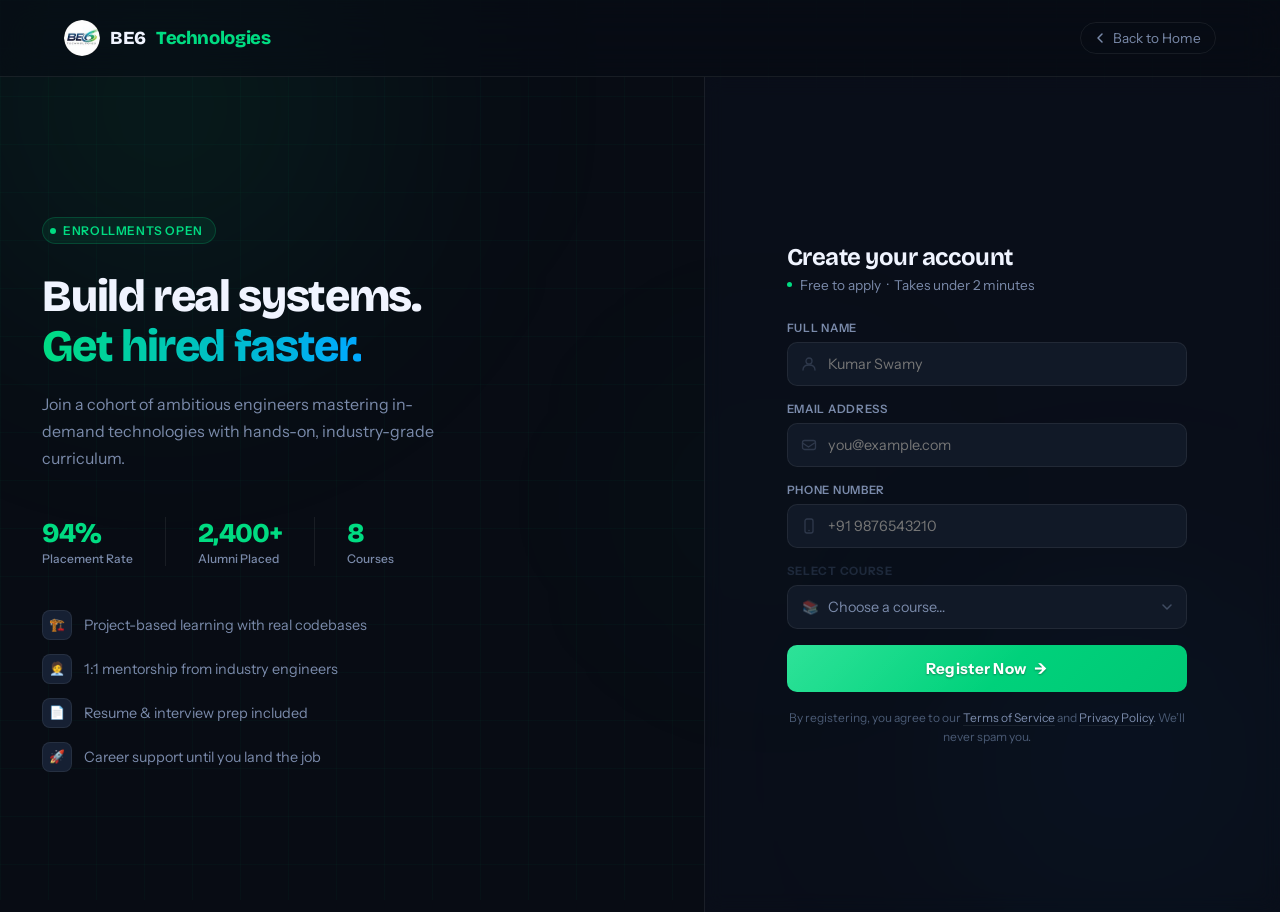
<file: src/html/Register/BE6_Register.html>
<!DOCTYPE html>
<html lang="en">
<head>
<meta charset="UTF-8">
<meta name="viewport" content="width=device-width, initial-scale=1.0">
<title>Apply – BE6 Technologies</title>
<link href="https://fonts.googleapis.com/css2?family=Bricolage+Grotesque:opsz,wght@12..96,300;12..96,400;12..96,600;12..96,800&family=Instrument+Sans:wght@400;500;600&display=swap" rel="stylesheet">
<link rel="stylesheet" href="BE6_Register.css">
</head>
<body>

<div class="bg-grid"></div>
<div class="bg-glow bg-glow-1"></div>
<div class="bg-glow bg-glow-2"></div>
<div class="bg-glow bg-glow-3"></div>

<nav>
  <div class="logo">
    <img src="[data-uri]" alt="BE6 Technologies Logo" class="logo-img">
    BE6 <span>Technologies</span>
  </div>
  <a href="/be6technologies/src/html/index.html" class="back-link">
    <svg width="12" height="12" viewBox="0 0 12 12" fill="none"><path d="M7 2L3 6L7 10" stroke="currentColor" stroke-width="1.5" stroke-linecap="round" stroke-linejoin="round"/></svg>
    Back to Home
  </a>
</nav>

<div class="page">

  <!-- LEFT PANEL -->
  <div class="left-panel">

    <div class="badge-pill">
      <span class="badge-dot"></span>
      Enrollments Open
    </div>

    <h1>Build real systems.<br><em>Get hired faster.</em></h1>
    <p>Join a cohort of ambitious engineers mastering in-demand technologies with hands-on, industry-grade curriculum.</p>

    <div class="stats">
      <div class="stat">
        <div class="stat-num"><span class="count-up" data-target="94">0</span><span>%</span></div>
        <div class="stat-label">Placement Rate</div>
      </div>
      <div class="stat-divider"></div>
      <div class="stat">
        <div class="stat-num"><span class="count-up" data-target="2400">0</span><span>+</span></div>
        <div class="stat-label">Alumni Placed</div>
      </div>
      <div class="stat-divider"></div>
      <div class="stat">
        <div class="stat-num"><span class="count-up" data-target="8">0</span></div>
        <div class="stat-label">Courses</div>
      </div>
    </div>

    <div class="features">
      <div class="feature-item"><div class="feature-icon">&#127959;&#65039;</div>Project-based learning with real codebases</div>
      <div class="feature-item"><div class="feature-icon">&#129489;&#8205;&#128188;</div>1:1 mentorship from industry engineers</div>
      <div class="feature-item"><div class="feature-icon">&#128196;</div>Resume &amp; interview prep included</div>
      <div class="feature-item"><div class="feature-icon">&#128640;</div>Career support until you land the job</div>
    </div>

  </div>

  <!-- RIGHT PANEL -->
  <div class="right-panel">
    <div class="form-card">

      <div class="form-header">
        <h2>Create your account</h2>
        <p>Free to apply &nbsp;&middot;&nbsp; Takes under 2 minutes</p>
      </div>

      <form id="applyForm">

        <div class="field" id="field-name">
          <label class="field-label">Full Name</label>
          <div class="input-wrap">
            <input type="text" id="name" placeholder="Kumar Swamy" autocomplete="name">
            <svg class="input-icon" viewBox="0 0 16 16" fill="none">
              <circle cx="8" cy="5" r="3" stroke="currentColor" stroke-width="1.3"/>
              <path d="M2 14c0-3.314 2.686-5 6-5s6 1.686 6 5" stroke="currentColor" stroke-width="1.3" stroke-linecap="round"/>
            </svg>
          </div>
        </div>

        <div class="field" id="field-email">
          <label class="field-label">Email Address</label>
          <div class="input-wrap">
            <input type="email" id="email" placeholder="you@example.com" autocomplete="email">
            <svg class="input-icon" viewBox="0 0 16 16" fill="none">
              <rect x="1.5" y="3.5" width="13" height="9" rx="2" stroke="currentColor" stroke-width="1.3"/>
              <path d="M1.5 6l6 4 6-4" stroke="currentColor" stroke-width="1.3" stroke-linecap="round"/>
            </svg>
          </div>
        </div>

        <div class="field" id="field-phone">
          <label class="field-label">Phone Number</label>
          <div class="input-wrap">
            <input type="tel" id="phone" placeholder="+91 9876543210" autocomplete="tel">
            <svg class="input-icon" viewBox="0 0 16 16" fill="none">
              <rect x="4" y="1" width="8" height="14" rx="2" stroke="currentColor" stroke-width="1.3"/>
              <circle cx="8" cy="12.5" r="0.75" fill="currentColor"/>
            </svg>
          </div>
        </div>

        <div class="dropdown-wrap">
          <span class="dropdown-label">Select Course</span>
          <div class="dropdown-pos">
            <div class="acc-trigger" id="accTrigger">
              <span class="acc-trigger-icon">&#128218;</span>
              <span id="accLabel">Choose a course&hellip;</span>
              <svg class="acc-arrow" viewBox="0 0 10 6" fill="none" width="10">
                <path d="M1 1l4 4 4-4" stroke="currentColor" stroke-width="1.5" stroke-linecap="round" stroke-linejoin="round"/>
              </svg>
            </div>
            <div class="acc-panel" id="accPanel">
              <div class="acc-option opt-java"   data-val="Java Full Stack Developer"><span class="opt-emoji">&#9749;</span><span class="opt-text">Java Full Stack Developer</span><span class="acc-option-check">&#10003;</span></div>
              <div class="acc-option opt-python" data-val="Python Full Stack Developer"><span class="opt-emoji">&#128013;</span><span class="opt-text">Python Full Stack Developer</span><span class="acc-option-check">&#10003;</span></div>
              <div class="acc-option opt-data"   data-val="Data Science"><span class="opt-emoji">&#128202;</span><span class="opt-text">Data Science</span><span class="acc-option-check">&#10003;</span></div>
              <div class="acc-option opt-cyber"  data-val="Cyber Security"><span class="opt-emoji">&#128274;</span><span class="opt-text">Cyber Security</span><span class="acc-option-check">&#10003;</span></div>
              <div class="acc-option opt-ai"     data-val="AI &amp; Machine Learning"><span class="opt-emoji">&#129504;</span><span class="opt-text">AI &amp; Machine Learning</span><span class="acc-option-check">&#10003;</span></div>
              <div class="acc-option opt-cloud"  data-val="Cloud Computing"><span class="opt-emoji">&#9925;&#65039;</span><span class="opt-text">Cloud Computing</span><span class="acc-option-check">&#10003;</span></div>
              <div class="acc-option opt-salesforce" data-val="Salesforce"><span class="opt-emoji">&#9729;&#65039;</span><span class="opt-text">Salesforce</span><span class="acc-option-check">&#10003;</span></div>
              <div class="acc-option opt-sap" data-val="SAP"><span class="opt-emoji">&#128187;</span><span class="opt-text">SAP</span><span class="acc-option-check">&#10003;</span></div>
            </div>
          </div>
          <input type="hidden" id="course">
        </div>

        <button type="submit" class="submit-btn" id="submitBtn">
          <div class="btn-spinner"></div>
          <span id="btnText">Register Now</span>
          <span class="btn-arrow" id="btnArrow">&rarr;</span>
        </button>

      </form>

      <p class="form-note">
        By registering, you agree to our <a href="#">Terms of Service</a> and <a href="#">Privacy Policy</a>.
        We&rsquo;ll never spam you.
      </p>

      <div class="success-state" id="successState">
        <div class="success-ring">&#127881;</div>
        <h3>You&rsquo;re in!</h3>
        <p>Our team will reach out within <strong>24 hours</strong> with everything you need to get started.</p>
        <div class="success-meta" id="successMeta"></div>
        <div class="success-badge"><span>&#10003;</span> Application Received</div>
      </div>

    </div>
  </div>

</div>

<script src="BE6_Register.js"></script>
</body>
</html>
</file>
<file: src/html/Register/BE6_Register.css>
:root {
    --bg: #080c14;
    --card: #0d1321;
    --surface: #111927;
    --surface2: #162033;
    --border: rgba(255,255,255,0.07);
    --border-focus: rgba(0,220,130,0.5);
    --accent: #00dc82;
    --accent2: #00a8ff;
    --text: #f0f4ff;
    --muted: #7a8aaa;
    --muted2: #4a5a74;
    --danger: #ff4d6d;
  }

  * { margin: 0; padding: 0; box-sizing: border-box; }

  body {
    background: var(--bg);
    color: var(--text);
    font-family: 'Instrument Sans', sans-serif;
    min-height: 100vh;
    overflow-x: hidden;
  }

  /* ─── BACKGROUND ─────────────────────────── */
  .bg-grid {
    position: fixed; inset: 0; z-index: 0;
    background-image:
      linear-gradient(rgba(0,220,130,0.03) 1px, transparent 1px),
      linear-gradient(90deg, rgba(0,220,130,0.03) 1px, transparent 1px);
    background-size: 48px 48px;
    animation: gridDrift 22s linear infinite;
    pointer-events: none;
  }
  @keyframes gridDrift {
    0%   { background-position: 0 0; }
    100% { background-position: 48px 48px; }
  }

  .bg-glow {
    position: fixed; z-index: 0; pointer-events: none;
    border-radius: 50%; filter: blur(110px);
  }
  .bg-glow-1 {
    width: 650px; height: 650px;
    top: -220px; left: -160px;
    background: radial-gradient(circle, rgba(0,220,130,0.10) 0%, transparent 70%);
    animation: floatA 13s ease-in-out infinite;
  }
  .bg-glow-2 {
    width: 520px; height: 520px;
    bottom: -120px; right: -100px;
    background: radial-gradient(circle, rgba(0,168,255,0.09) 0%, transparent 70%);
    animation: floatB 16s ease-in-out infinite;
  }
  .bg-glow-3 {
    width: 320px; height: 320px;
    top: 38%; left: 48%;
    background: radial-gradient(circle, rgba(0,220,130,0.06) 0%, transparent 70%);
    animation: floatC 10s ease-in-out infinite;
  }

  @keyframes floatA {
    0%,100% { transform: translate(0,0) scale(1); }
    33%  { transform: translate(45px,35px) scale(1.06); }
    66%  { transform: translate(-25px,55px) scale(0.96); }
  }
  @keyframes floatB {
    0%,100% { transform: translate(0,0) scale(1); }
    40%  { transform: translate(-55px,-35px) scale(1.08); }
    70%  { transform: translate(25px,-55px) scale(0.94); }
  }
  @keyframes floatC {
    0%,100% { transform: translate(0,0); }
    50%  { transform: translate(35px,-45px); }
  }

  /* ─── NAV ─────────────────────────────────── */
  nav {
    position: relative; z-index: 10;
    display: flex;
    justify-content: space-between;
    align-items: center;
    padding: 20px 5%;
    border-bottom: 1px solid var(--border);
    backdrop-filter: blur(20px);
    background: rgba(8,12,20,0.6);
    animation: slideDown 0.65s cubic-bezier(0.22,1,0.36,1) both;
  }
  @keyframes slideDown {
    from { transform: translateY(-100%); opacity: 0; }
    to   { transform: translateY(0);     opacity: 1; }
  }

  .logo {
    display: flex; align-items: center; gap: 10px;
    font-family: 'Bricolage Grotesque', sans-serif;
    font-weight: 800; font-size: 1.15rem; letter-spacing: -0.02em;
  }

  .logo-img {
    width: 36px; height: 36px;
    border-radius: 50%;
    object-fit: cover;
    animation: badgePop 0.7s 0.35s cubic-bezier(0.34,1.56,0.64,1) both;
    flex-shrink: 0;
  }

  .logo-badge {
    width: 28px; height: 28px;
    background: linear-gradient(135deg, var(--accent), var(--accent2));
    border-radius: 7px;
    display: flex; align-items: center; justify-content: center;
    font-size: 0.7rem; font-weight: 800; color: #080c14;
    animation: badgePop 0.7s 0.35s cubic-bezier(0.34,1.56,0.64,1) both;
  }
  @keyframes badgePop {
    from { transform: scale(0) rotate(-30deg); opacity: 0; }
    to   { transform: scale(1) rotate(0deg);   opacity: 1; }
  }

  .logo span { color: var(--accent); }

  .back-link {
    color: var(--muted); text-decoration: none;
    font-size: 0.85rem; display: flex; align-items: center; gap: 6px;
    padding: 7px 14px; border: 1px solid var(--border); border-radius: 20px;
    transition: all 0.25s;
    animation: fadeIn 0.5s 0.55s both;
  }
  .back-link:hover {
    color: var(--text); border-color: rgba(255,255,255,0.15);
    background: rgba(255,255,255,0.04); transform: translateX(-2px);
  }

  @keyframes fadeIn {
    from { opacity: 0; }
    to   { opacity: 1; }
  }

  /* ─── LAYOUT ─────────────────────────────── */
  .page {
    position: relative; z-index: 1;
    display: grid; grid-template-columns: 1.1fr 0.9fr;
    min-height: calc(100vh - 65px);
  }

  /* ─── LEFT ───────────────────────────────── */
  .left-panel {
    padding: 72px 8% 72px 6%;
    display: flex; flex-direction: column; justify-content: center;
  }

  /* Staggered left panel reveals */
  .badge-pill     { animation: revealUp 0.7s 0.22s cubic-bezier(0.22,1,0.36,1) both; }
  .left-panel h1  { animation: revealUp 0.7s 0.38s cubic-bezier(0.22,1,0.36,1) both; }
  .left-panel > p { animation: revealUp 0.7s 0.52s cubic-bezier(0.22,1,0.36,1) both; }
  .stats          { animation: revealUp 0.7s 0.66s cubic-bezier(0.22,1,0.36,1) both; }
  .features       { animation: revealUp 0.7s 0.82s cubic-bezier(0.22,1,0.36,1) both; }

  @keyframes revealUp {
    from { transform: translateY(30px); opacity: 0; }
    to   { transform: translateY(0);    opacity: 1; }
  }

  .badge-pill {
    display: inline-flex; align-items: center; gap: 7px;
    background: rgba(0,220,130,0.08); border: 1px solid rgba(0,220,130,0.2);
    padding: 5px 12px 5px 7px; border-radius: 20px;
    font-size: 0.75rem; color: var(--accent);
    font-weight: 600; letter-spacing: 0.05em; text-transform: uppercase;
    margin-bottom: 28px; width: fit-content;
  }

  .badge-dot {
    width: 6px; height: 6px; background: var(--accent); border-radius: 50%;
    animation: pulseDot 2s infinite;
  }
  @keyframes pulseDot {
    0%,100% { opacity:1; transform:scale(1); box-shadow:0 0 0 0 rgba(0,220,130,0.5); }
    50%     { opacity:0.5; transform:scale(0.7); box-shadow:0 0 0 5px rgba(0,220,130,0); }
  }

  .left-panel h1 {
    font-family: 'Bricolage Grotesque', sans-serif;
    font-size: clamp(2.2rem, 3.5vw, 3.2rem);
    font-weight: 800; line-height: 1.1; letter-spacing: -0.03em; margin-bottom: 20px;
  }

  /* Animated gradient text */
  .left-panel h1 em {
    font-style: normal;
    background: linear-gradient(90deg, var(--accent), var(--accent2), #a78bfa, var(--accent));
    background-size: 300% auto;
    -webkit-background-clip: text; -webkit-text-fill-color: transparent;
    background-clip: text;
    animation: gradientSlide 5s linear infinite;
  }
  @keyframes gradientSlide {
    0%   { background-position: 0% center; }
    100% { background-position: 300% center; }
  }

  .left-panel > p {
    color: var(--muted); font-size: 1rem; line-height: 1.7;
    max-width: 400px; margin-bottom: 44px;
  }

  /* STATS */
  .stats { display: flex; gap: 32px; margin-bottom: 44px; }
  .stat  { display: flex; flex-direction: column; gap: 2px; }

  .stat-num {
    font-family: 'Bricolage Grotesque', sans-serif;
    font-size: 1.7rem; font-weight: 800; color: var(--text); letter-spacing: -0.03em;
  }
  .stat-num span { color: var(--accent); }
  .stat-label    { font-size: 0.75rem; color: var(--muted); font-weight: 500; }
  .stat-divider  { width: 1px; background: var(--border); align-self: stretch; }

  /* FEATURES */
  .features { display: flex; flex-direction: column; gap: 14px; }

  .feature-item {
    display: flex; align-items: center; gap: 12px;
    font-size: 0.9rem; color: var(--muted);
    transition: color 0.25s, transform 0.3s cubic-bezier(0.34,1.56,0.64,1);
    cursor: default;
  }
  .feature-item:hover { color: var(--text); transform: translateX(6px); }

  .feature-icon {
    width: 30px; height: 30px; background: var(--surface2);
    border: 1px solid var(--border); border-radius: 8px;
    display: flex; align-items: center; justify-content: center;
    font-size: 0.8rem; flex-shrink: 0;
    transition: background 0.25s, border-color 0.25s, transform 0.3s cubic-bezier(0.34,1.56,0.64,1);
  }
  .feature-item:hover .feature-icon {
    background: rgba(0,220,130,0.1); border-color: rgba(0,220,130,0.3);
    transform: scale(1.15) rotate(-6deg);
  }

  /* ─── RIGHT ───────────────────────────────── */
  .right-panel {
    display: flex; align-items: center; justify-content: center;
    padding: 40px 6% 40px 4%;
    border-left: 1px solid var(--border);
    background: rgba(13,19,33,0.4);
    backdrop-filter: blur(10px);
  }

  /* ─── FORM CARD ───────────────────────────── */
  .form-card { width: 100%; max-width: 400px; }
  .form-card { animation: revealUp 0.8s 0.45s cubic-bezier(0.22,1,0.36,1) both; }

  .form-header { margin-bottom: 28px; }
  .form-header h2 {
    font-family: 'Bricolage Grotesque', sans-serif;
    font-size: 1.5rem; font-weight: 700; letter-spacing: -0.02em; margin-bottom: 6px;
  }
  .form-header p {
    color: var(--muted); font-size: 0.85rem;
    display: flex; align-items: center; gap: 8px;
  }
  .form-header p::before {
    content: ''; display: inline-block;
    width: 5px; height: 5px; background: var(--accent); border-radius: 50%;
    animation: pulseDot 2s infinite;
  }

  /* Field stagger */
  #field-name   { animation: revealUp 0.55s 0.55s cubic-bezier(0.22,1,0.36,1) both; }
  #field-email  { animation: revealUp 0.55s 0.68s cubic-bezier(0.22,1,0.36,1) both; }
  #field-phone  { animation: revealUp 0.55s 0.81s cubic-bezier(0.22,1,0.36,1) both; }
  .dropdown-wrap{ animation: revealUp 0.55s 0.94s cubic-bezier(0.22,1,0.36,1) both; }
  .submit-btn   { animation: revealUp 0.55s 1.07s cubic-bezier(0.22,1,0.36,1) both; }
  .form-note    { animation: fadeIn  0.5s  1.2s  both; }

  /* FIELD */
  .field { position: relative; margin-bottom: 16px; }

  .field-label {
    display: block; font-size: 0.72rem; font-weight: 600;
    color: var(--muted); letter-spacing: 0.06em; text-transform: uppercase;
    margin-bottom: 7px; transition: color 0.2s;
  }
  .field:focus-within .field-label { color: var(--accent); }

  .input-wrap { position: relative; }

  /* Glow ring on focus */
  .input-wrap::after {
    content: '';
    position: absolute; inset: -3px; border-radius: 13px;
    border: 1.5px solid var(--accent);
    opacity: 0; transform: scale(1.03);
    transition: opacity 0.25s, transform 0.25s;
    pointer-events: none;
  }
  .field:focus-within .input-wrap::after { opacity: 0.3; transform: scale(1); }

  .input-icon {
    position: absolute; left: 14px; top: 50%; transform: translateY(-50%);
    width: 16px; height: 16px; opacity: 0.28; color: var(--muted);
    transition: opacity 0.2s, color 0.2s; pointer-events: none;
  }
  .field:focus-within .input-icon { opacity: 0.85; color: var(--accent); }

  .field input {
    width: 100%; padding: 12px 14px 12px 40px;
    border-radius: 10px; border: 1px solid var(--border);
    background: var(--surface); color: var(--text);
    font-size: 0.9rem; font-family: 'Instrument Sans', sans-serif;
    outline: none;
    transition: border-color 0.2s, background 0.2s, box-shadow 0.2s;
  }
  .field input:focus {
    border-color: var(--border-focus);
    background: rgba(0,220,130,0.025);
    box-shadow: 0 0 0 3px rgba(0,220,130,0.08);
  }
  .field.error input {
    border-color: var(--danger);
    box-shadow: 0 0 0 3px rgba(255,77,109,0.1);
  }

  @keyframes shake {
    0%,100% { transform: translateX(0); }
    20% { transform: translateX(-7px); }
    40% { transform: translateX(7px); }
    60% { transform: translateX(-4px); }
    80% { transform: translateX(4px); }
  }
  .field.shaking { animation: shake 0.42s ease; }

  /* DROPDOWN */
  .dropdown-wrap { margin-bottom: 16px; }
  .dropdown-label {
    display: block; font-size: 0.72rem; font-weight: 700;
    color: #1e293b;
    letter-spacing: 0.06em; text-transform: uppercase;
    margin-bottom: 7px;
  }

  .acc-trigger {
    width: 100%; padding: 12px 14px 12px 40px;
    border-radius: 10px; border: 1px solid var(--border);
    background: var(--surface); color: var(--muted);
    font-size: 0.9rem; font-family: 'Instrument Sans', sans-serif;
    display: flex; justify-content: space-between; align-items: center;
    cursor: pointer; position: relative;
    transition: border-color 0.2s, background 0.2s, box-shadow 0.2s;
    user-select: none;
  }
  .acc-trigger:hover {
    border-color: rgba(255,255,255,0.14);
    background: var(--surface2);
    box-shadow: 0 2px 14px rgba(0,0,0,0.22);
  }
  .acc-trigger.selected-state { color: var(--text); }
  .acc-trigger.error { border-color: var(--danger); box-shadow: 0 0 0 3px rgba(255,77,109,0.1); }

  .acc-trigger-icon {
    position: absolute; left: 14px; top: 50%; transform: translateY(-50%);
    opacity: 0.38; font-size: 0.85rem; transition: opacity 0.2s;
  }
  .acc-trigger.selected-state .acc-trigger-icon { opacity: 0.9; }

  .acc-arrow {
    opacity: 0.45;
    transition: transform 0.28s cubic-bezier(0.34,1.56,0.64,1);
  }
  .acc-trigger.open .acc-arrow { transform: rotate(180deg); }

  .dropdown-pos { position: relative; }

  .acc-panel {
    display: none; position: absolute; width: 100%;
    background: #131d2e; border: 1px solid rgba(255,255,255,0.1);
    border-radius: 10px; overflow: hidden; z-index: 999;
    bottom: calc(100% + 6px); top: auto;
    box-shadow: 0 -16px 48px rgba(0,0,0,0.6);
  }
  .acc-panel.open {
    display: block;
    animation: dropIn 0.2s ease-out;
  }
  @keyframes dropIn {
    from { opacity: 0; transform: translateY(8px); }
    to   { opacity: 1; transform: translateY(0); }
  }

  .acc-option {
    padding: 11px 16px; font-size: 0.875rem; cursor: pointer;
    display: flex; align-items: center; gap: 10px; color: #fff;
    border-bottom: 1px solid rgba(255,255,255,0.06);
    transition: filter 0.18s, padding-left 0.22s, transform 0.18s;
    position: relative;
    background-size: 200% 100%;
    background-position: 100% 0;
    transition: background-position 0.35s ease, padding-left 0.22s, color 0.2s;
  }
  .acc-option:last-child { border-bottom: none; }

  /* Per-course gradients */
  .opt-java   { background-image: linear-gradient(120deg, rgba(255,140,0,0.18) 0%, rgba(255,80,0,0.10) 100%); }
  .opt-python { background-image: linear-gradient(120deg, rgba(55,180,100,0.18) 0%, rgba(0,180,216,0.10) 100%); }
  .opt-data   { background-image: linear-gradient(120deg, rgba(99,102,241,0.20) 0%, rgba(168,85,247,0.12) 100%); }
  .opt-cyber  { background-image: linear-gradient(120deg, rgba(239,68,68,0.20) 0%, rgba(220,38,120,0.12) 100%); }
  .opt-ai     { background-image: linear-gradient(120deg, rgba(0,168,255,0.20) 0%, rgba(120,80,255,0.12) 100%); }
  .opt-cloud  { background-image: linear-gradient(120deg, rgba(14,165,233,0.20) 0%, rgba(56,189,248,0.12) 100%); }
  .opt-unsure     { background-image: linear-gradient(120deg, rgba(148,163,184,0.15) 0%, rgba(100,116,139,0.08) 100%); }
  .opt-salesforce { background-image: linear-gradient(120deg, rgba(0,161,224,0.20) 0%, rgba(0,112,210,0.12) 100%); }
  .opt-sap        { background-image: linear-gradient(120deg, rgba(0,177,83,0.20) 0%, rgba(250,163,0,0.12) 100%); }

  /* Hover: slide gradient in from left, brighten */
  .opt-java:hover   { background-image: linear-gradient(120deg, rgba(255,140,0,0.50) 0%, rgba(255,80,0,0.32) 100%); padding-left: 20px; }
  .opt-python:hover { background-image: linear-gradient(120deg, rgba(55,200,100,0.50) 0%, rgba(0,200,216,0.32) 100%); padding-left: 20px; }
  .opt-data:hover   { background-image: linear-gradient(120deg, rgba(99,102,241,0.52) 0%, rgba(168,85,247,0.34) 100%); padding-left: 20px; }
  .opt-cyber:hover  { background-image: linear-gradient(120deg, rgba(239,68,68,0.52) 0%, rgba(220,38,120,0.34) 100%); padding-left: 20px; }
  .opt-ai:hover     { background-image: linear-gradient(120deg, rgba(0,168,255,0.52) 0%, rgba(120,80,255,0.34) 100%); padding-left: 20px; }
  .opt-cloud:hover  { background-image: linear-gradient(120deg, rgba(14,165,233,0.52) 0%, rgba(56,189,248,0.34) 100%); padding-left: 20px; }
  .opt-unsure:hover     { background-image: linear-gradient(120deg, rgba(148,163,184,0.42) 0%, rgba(100,116,139,0.26) 100%); padding-left: 20px; }
  .opt-salesforce:hover { background-image: linear-gradient(120deg, rgba(0,161,224,0.52) 0%, rgba(0,112,210,0.34) 100%); padding-left: 20px; }
  .opt-sap:hover        { background-image: linear-gradient(120deg, rgba(0,177,83,0.52) 0%, rgba(250,163,0,0.34) 100%); padding-left: 20px; }

  /* Left accent bar per course - inset box-shadow, safe with overflow:hidden */
  .opt-java:hover,   .opt-java.selected   { box-shadow: inset 3px 0 0 #ff8c00; }
  .opt-python:hover, .opt-python.selected { box-shadow: inset 3px 0 0 #37b464; }
  .opt-data:hover,   .opt-data.selected   { box-shadow: inset 3px 0 0 #6366f1; }
  .opt-cyber:hover,  .opt-cyber.selected  { box-shadow: inset 3px 0 0 #ef4444; }
  .opt-ai:hover,     .opt-ai.selected     { box-shadow: inset 3px 0 0 #00a8ff; }
  .opt-cloud:hover,  .opt-cloud.selected  { box-shadow: inset 3px 0 0 #0ea5e9; }
  .opt-unsure:hover,     .opt-unsure.selected     { box-shadow: inset 3px 0 0 #94a3b8; }
  .opt-salesforce:hover, .opt-salesforce.selected { box-shadow: inset 3px 0 0 #00a1e0; }
  .opt-sap:hover,        .opt-sap.selected        { box-shadow: inset 3px 0 0 #00b153; }

  .acc-option-check { margin-left: auto; font-size: 0.75rem; color: var(--accent); display: none; font-weight: 700; }
  .acc-option.selected .acc-option-check { display: block; }

  /* SUBMIT */
  .submit-btn {
    width: 100%; padding: 14px; border-radius: 10px; border: none;
    font-weight: 700; font-size: 0.95rem; font-family: 'Instrument Sans', sans-serif;
    background: linear-gradient(135deg, var(--accent), #00c875 100%);
    color: #ffffff;
    text-shadow: 0 1px 2px rgba(0,0,0,0.35);
    cursor: pointer;
    transition: background 0.3s, box-shadow 0.3s, transform 0.2s, color 0.2s;
    margin-top: 4px; display: flex; align-items: center; justify-content: center;
    gap: 8px; letter-spacing: 0.02em;
    position: relative; overflow: hidden;
  }

  /* shimmer sweep */
  .submit-btn::before {
    content: '';
    position: absolute; top: 0; left: -110%; width: 55%; height: 100%;
    background: linear-gradient(90deg, transparent, rgba(255,255,255,0.3), transparent);
    transform: skewX(-18deg);
    animation: shimmerBtn 3.5s 1.5s infinite;
    z-index: 1;
  }
  @keyframes shimmerBtn {
    0%,100% { left: -110%; }
    40%     { left: 160%; }
  }

  /* top gloss */
  .submit-btn::after {
    content: ''; position: absolute; inset: 0;
    background: linear-gradient(135deg, rgba(255,255,255,0.18) 0%, transparent 55%);
    pointer-events: none;
    z-index: 0;
    transition: opacity 0.3s;
  }

  .submit-btn span, .submit-btn div { position: relative; z-index: 2; }

  .submit-btn:hover:not(:disabled) {
    background: linear-gradient(135deg, #005c36 0%, #004d2e 100%);
    color: #ffffff;
    box-shadow: 0 10px 40px rgba(0,0,0,0.5), 0 0 0 1px rgba(0,220,130,0.3);
    transform: translateY(-2px);
  }
  .submit-btn:hover:not(:disabled)::after { opacity: 0; }

  .submit-btn:active:not(:disabled) {
    transform: translateY(0);
    box-shadow: 0 4px 16px rgba(0,0,0,0.4);
    background: linear-gradient(135deg, #004a2c 0%, #003d24 100%);
  }
  .submit-btn:disabled { opacity: 0.55; cursor: not-allowed; }

  .btn-arrow {
    display: inline-block;
    transition: transform 0.25s cubic-bezier(0.34,1.56,0.64,1);
  }
  .submit-btn:hover .btn-arrow { transform: translateX(6px); }

  /* spinner inside btn */
  .btn-spinner {
    width: 14px; height: 14px;
    border: 2px solid rgba(6,16,14,0.25);
    border-top-color: #06100e;
    border-radius: 50%;
    animation: spin 0.65s linear infinite;
    display: none;
  }
  .submit-btn.loading .btn-spinner { display: block; }
  .submit-btn.loading .btn-arrow   { display: none; }

  @keyframes spin { to { transform: rotate(360deg); } }

  .form-note {
    text-align: center; margin-top: 16px;
    font-size: 0.75rem; color: var(--muted2); line-height: 1.6;
  }
  .form-note a { color: var(--muted); text-decoration: none; border-bottom: 1px solid var(--border); }
  .form-note a:hover { color: var(--text); }

  /* ─── SUCCESS ─────────────────────────────── */
  .success-state { display: none; text-align: center; padding: 20px 0; }

  .success-ring {
    width: 76px; height: 76px; border-radius: 50%;
    background: rgba(0,220,130,0.1); border: 2px solid rgba(0,220,130,0.3);
    display: flex; align-items: center; justify-content: center;
    margin: 0 auto 20px; font-size: 1.9rem;
    animation: ringBounce 0.65s cubic-bezier(0.34,1.56,0.64,1) both;
  }
  @keyframes ringBounce {
    from { transform: scale(0) rotate(-20deg); opacity: 0; }
    to   { transform: scale(1) rotate(0deg);   opacity: 1; }
  }

  .success-state h3 {
    font-family: 'Bricolage Grotesque', sans-serif;
    font-size: 1.5rem; font-weight: 700; letter-spacing: -0.02em;
    margin-bottom: 10px;
    animation: revealUp 0.5s 0.18s both;
  }
  .success-state > p {
    color: var(--muted); font-size: 0.9rem; margin-bottom: 24px; line-height: 1.6;
    animation: revealUp 0.5s 0.32s both;
  }

  .success-meta {
    display: flex; flex-direction: column; gap: 10px;
    padding: 16px; border: 1px solid var(--border);
    border-radius: 10px; background: var(--surface); margin-bottom: 20px;
    animation: revealUp 0.5s 0.46s both;
  }
  .success-meta-row { display: flex; justify-content: space-between; font-size: 0.82rem; }
  .success-meta-row .key { color: var(--muted); }
  .success-meta-row .val { color: var(--text); font-weight: 500; }

  .success-badge {
    display: inline-flex; align-items: center; gap: 6px;
    background: rgba(0,220,130,0.1); border: 1px solid rgba(0,220,130,0.2);
    color: var(--accent); padding: 5px 12px; border-radius: 20px;
    font-size: 0.8rem; font-weight: 600;
    animation: revealUp 0.5s 0.6s both;
  }

  /* CONFETTI */
  @keyframes fall {
    to { transform: translateY(110vh) rotate(720deg); opacity: 0; }
  }

  /* MOBILE */
  @media (max-width: 860px) {
    .page { grid-template-columns: 1fr; }
    .left-panel { display: none; }
    .right-panel { border-left: none; padding: 32px 5%; }
  }
</file>
